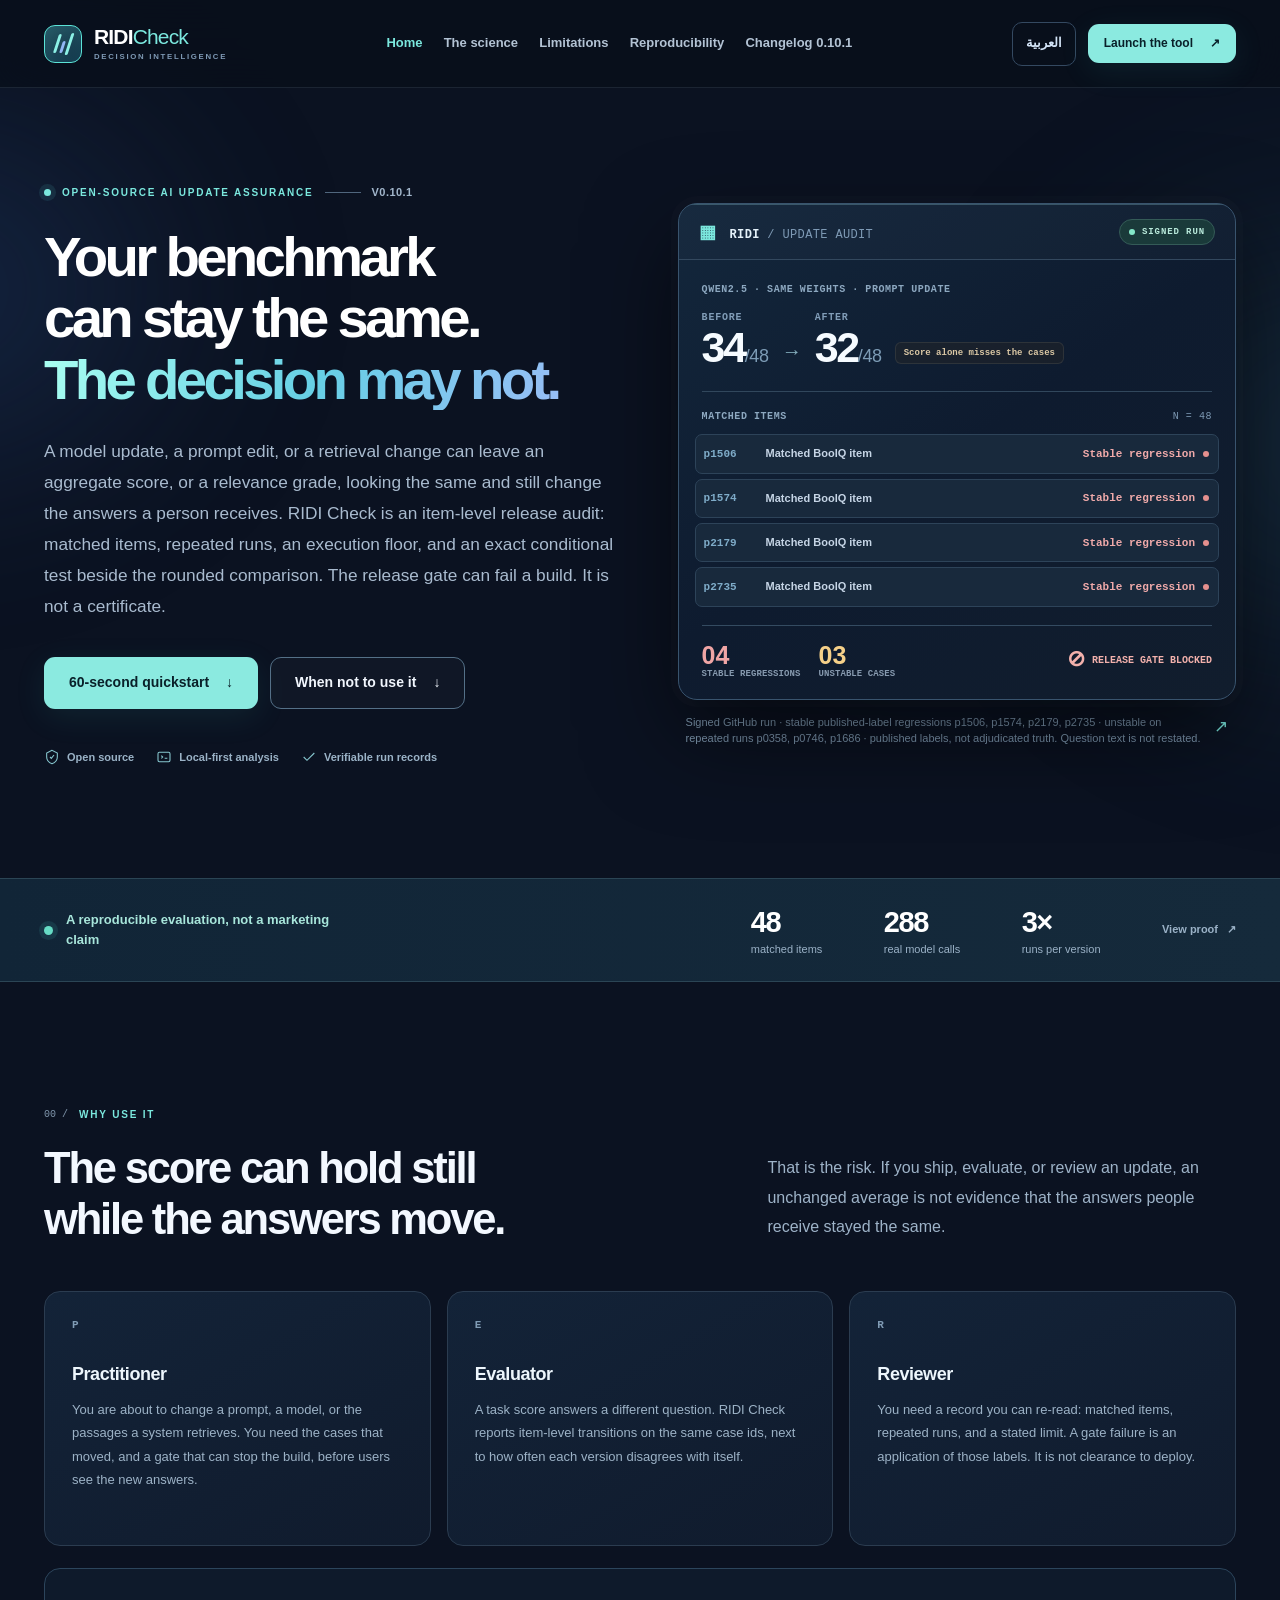
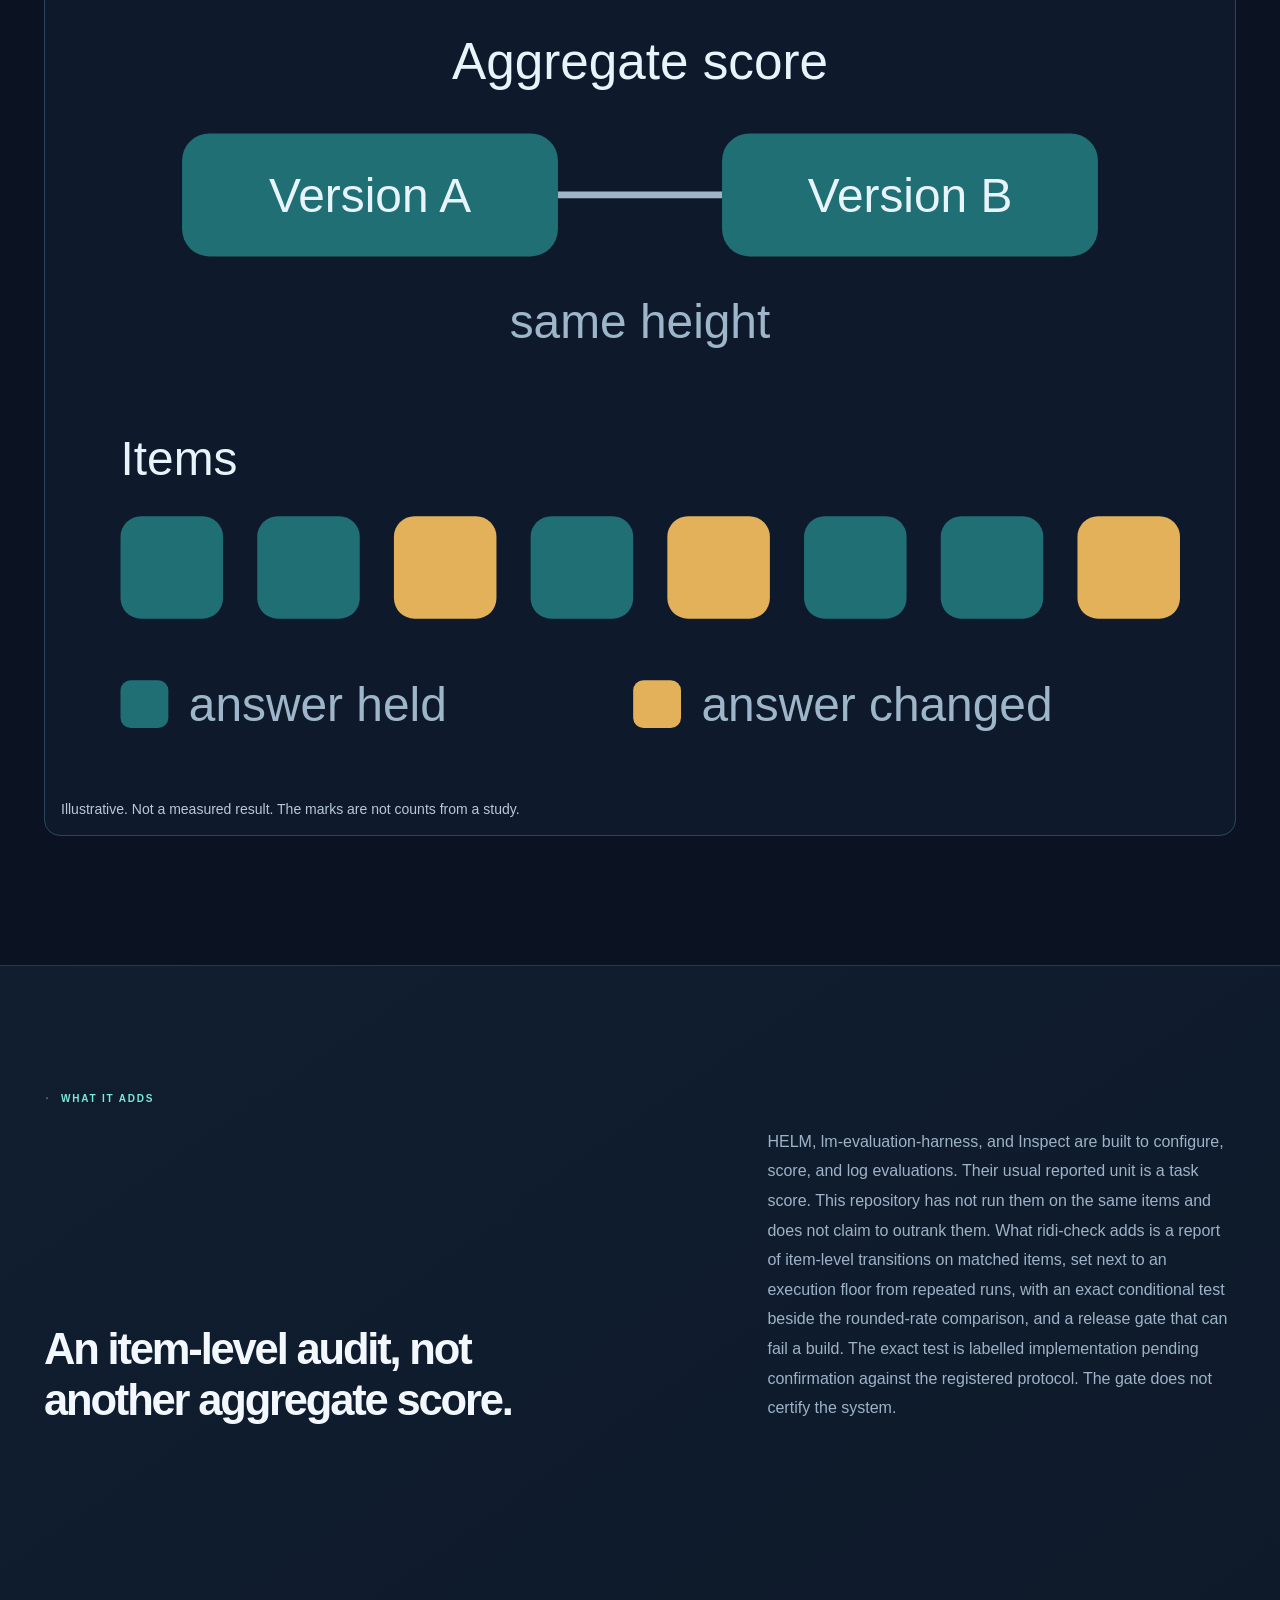
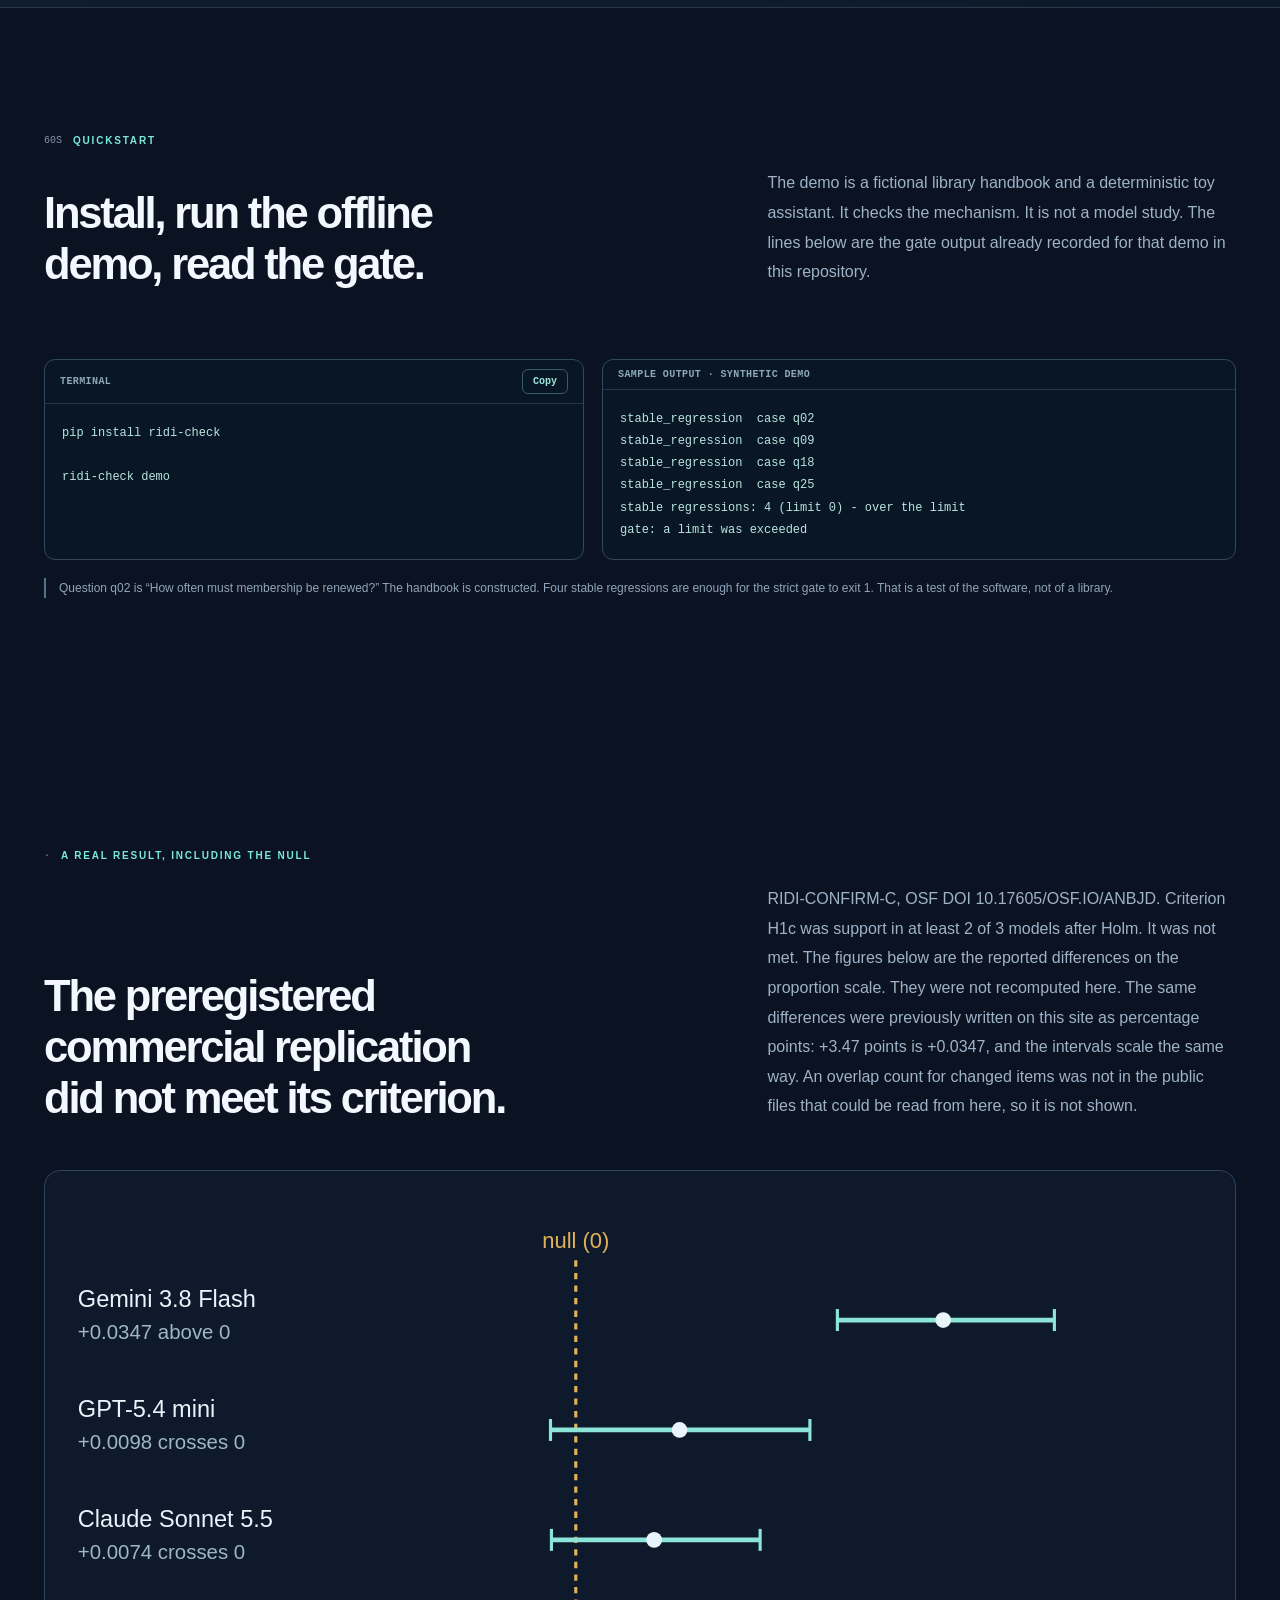
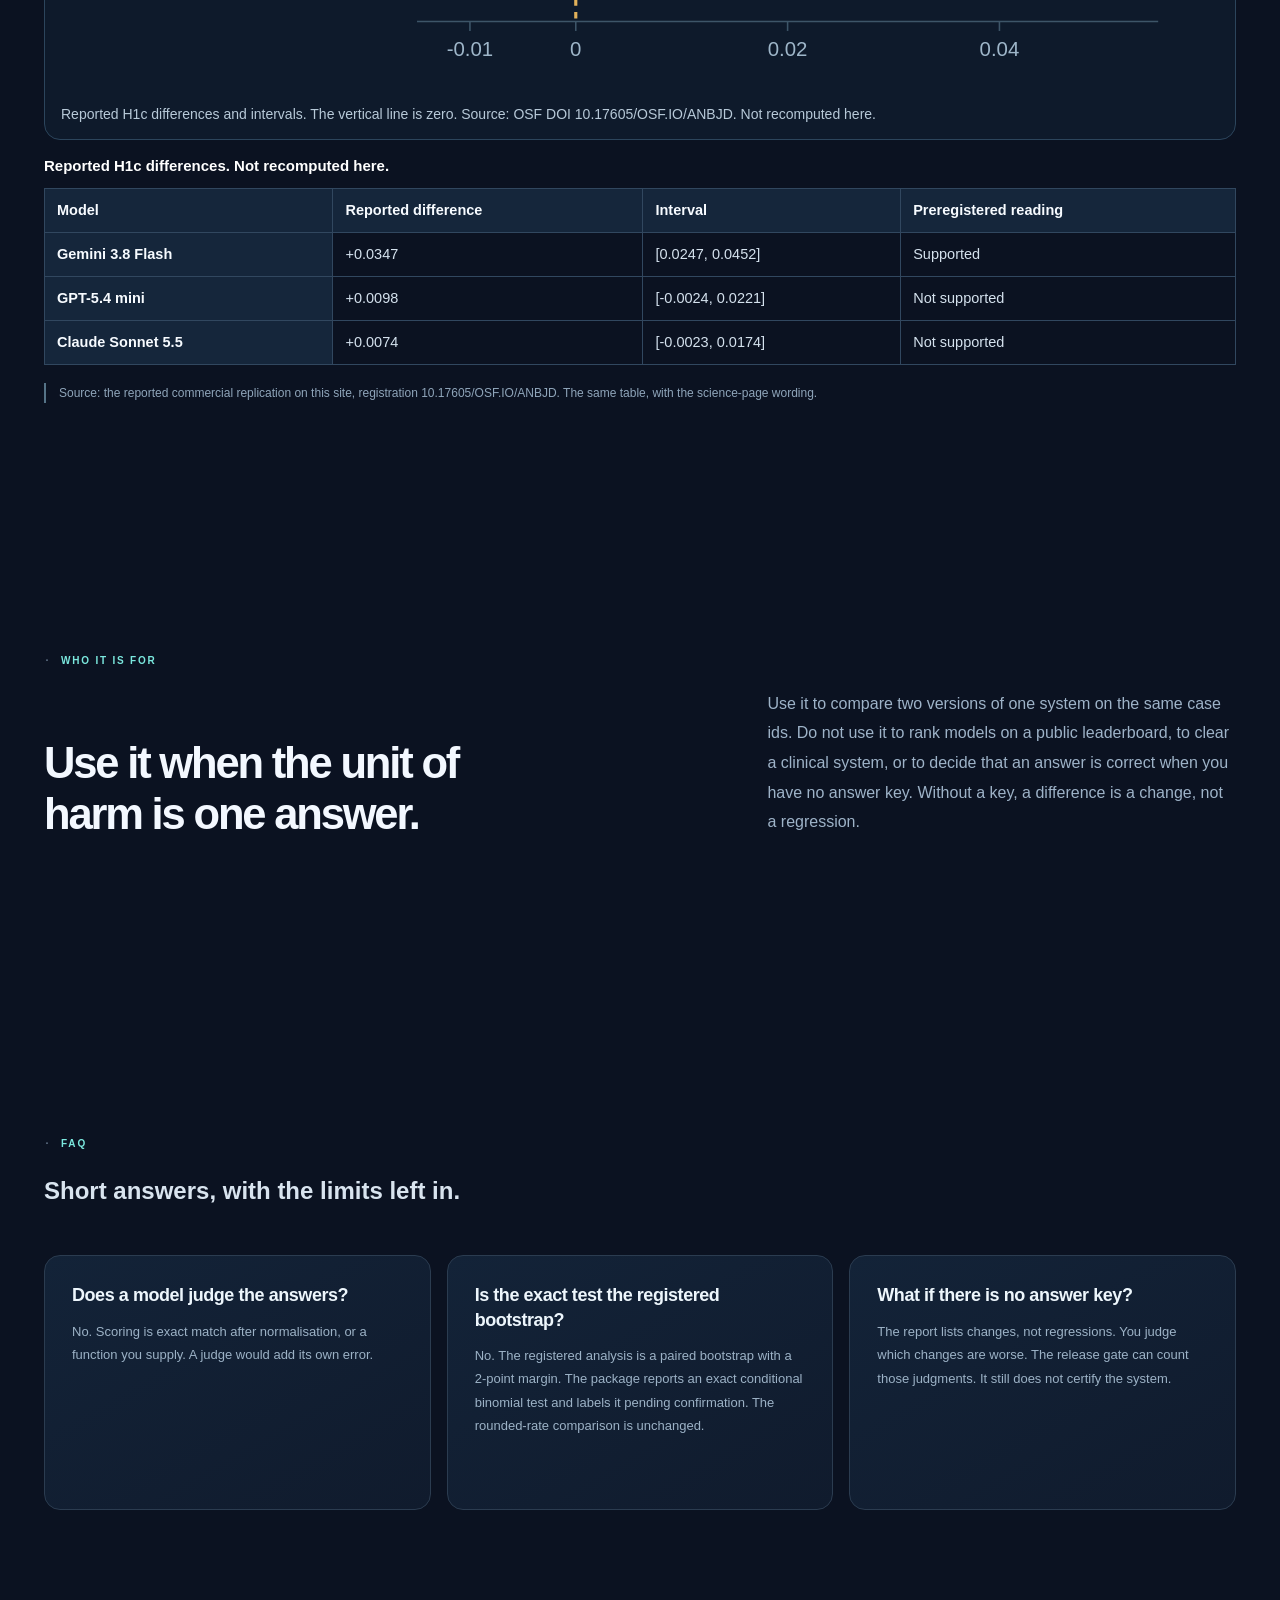
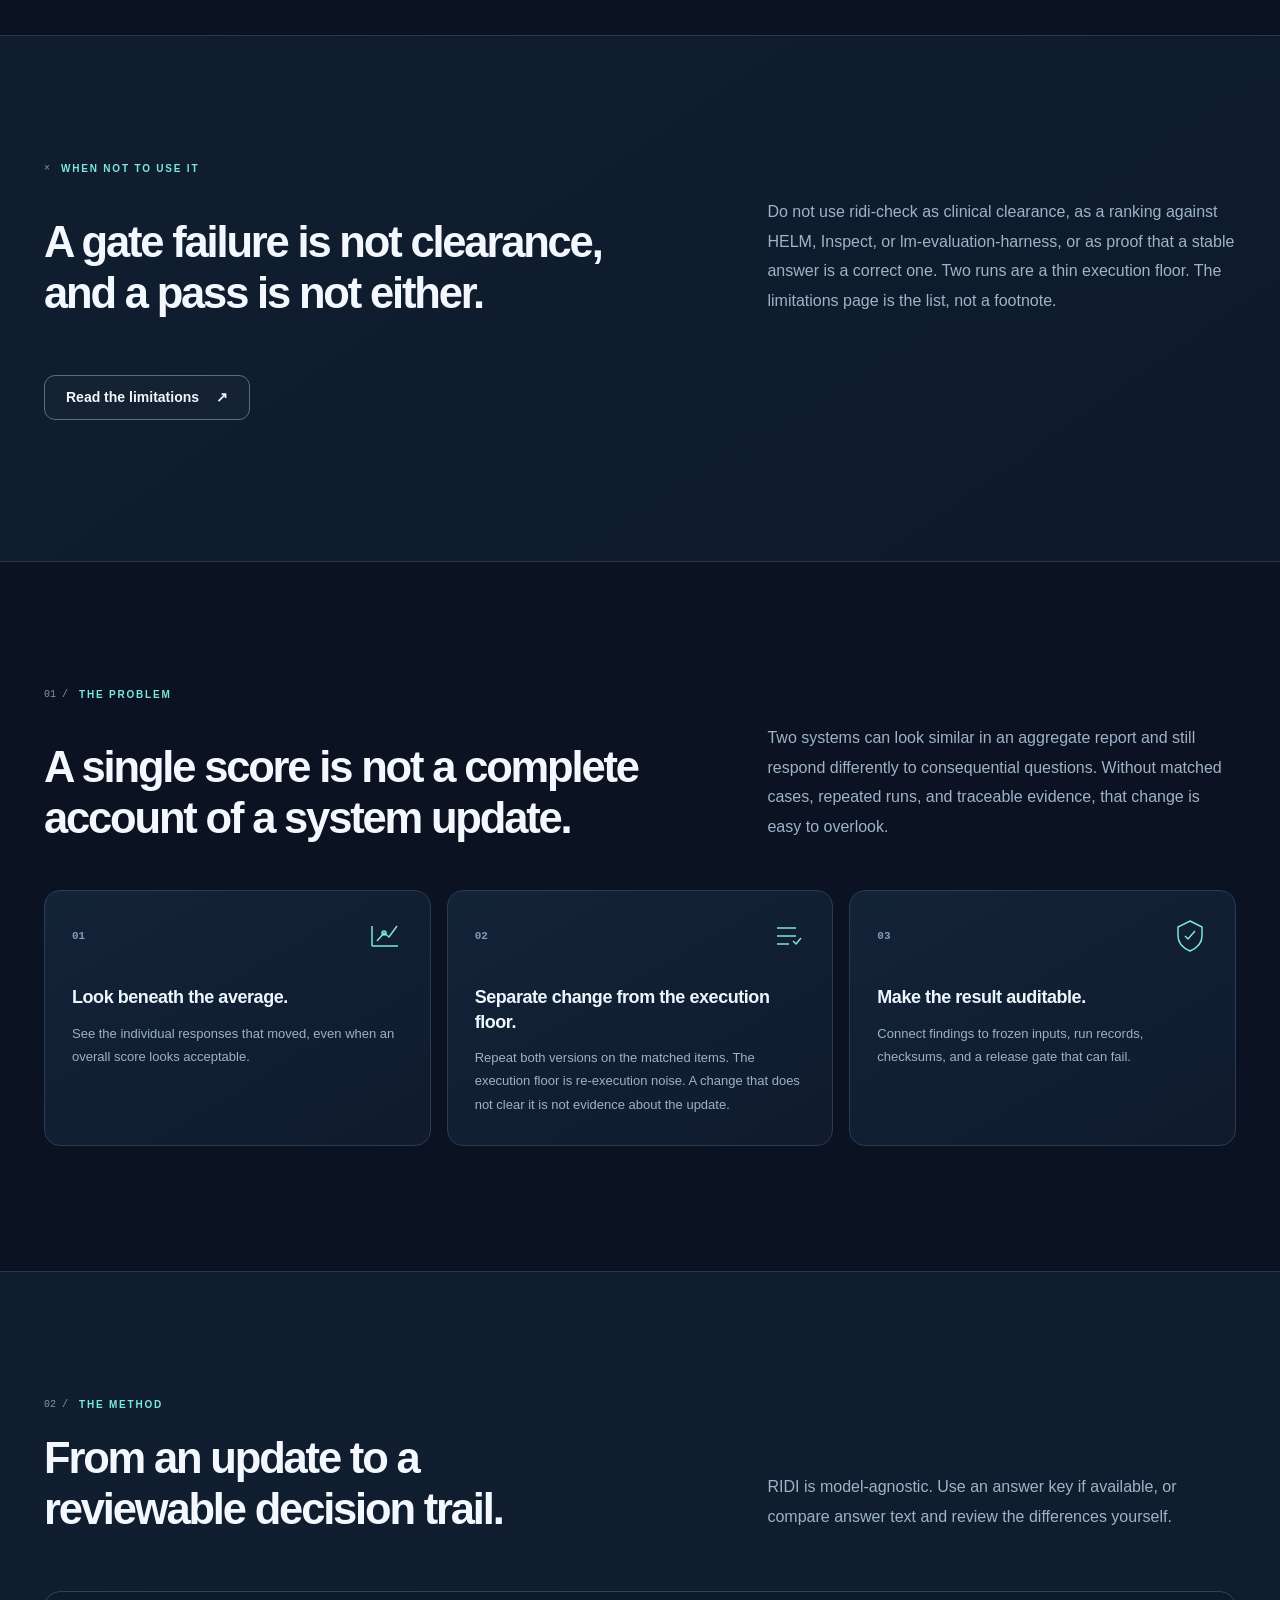
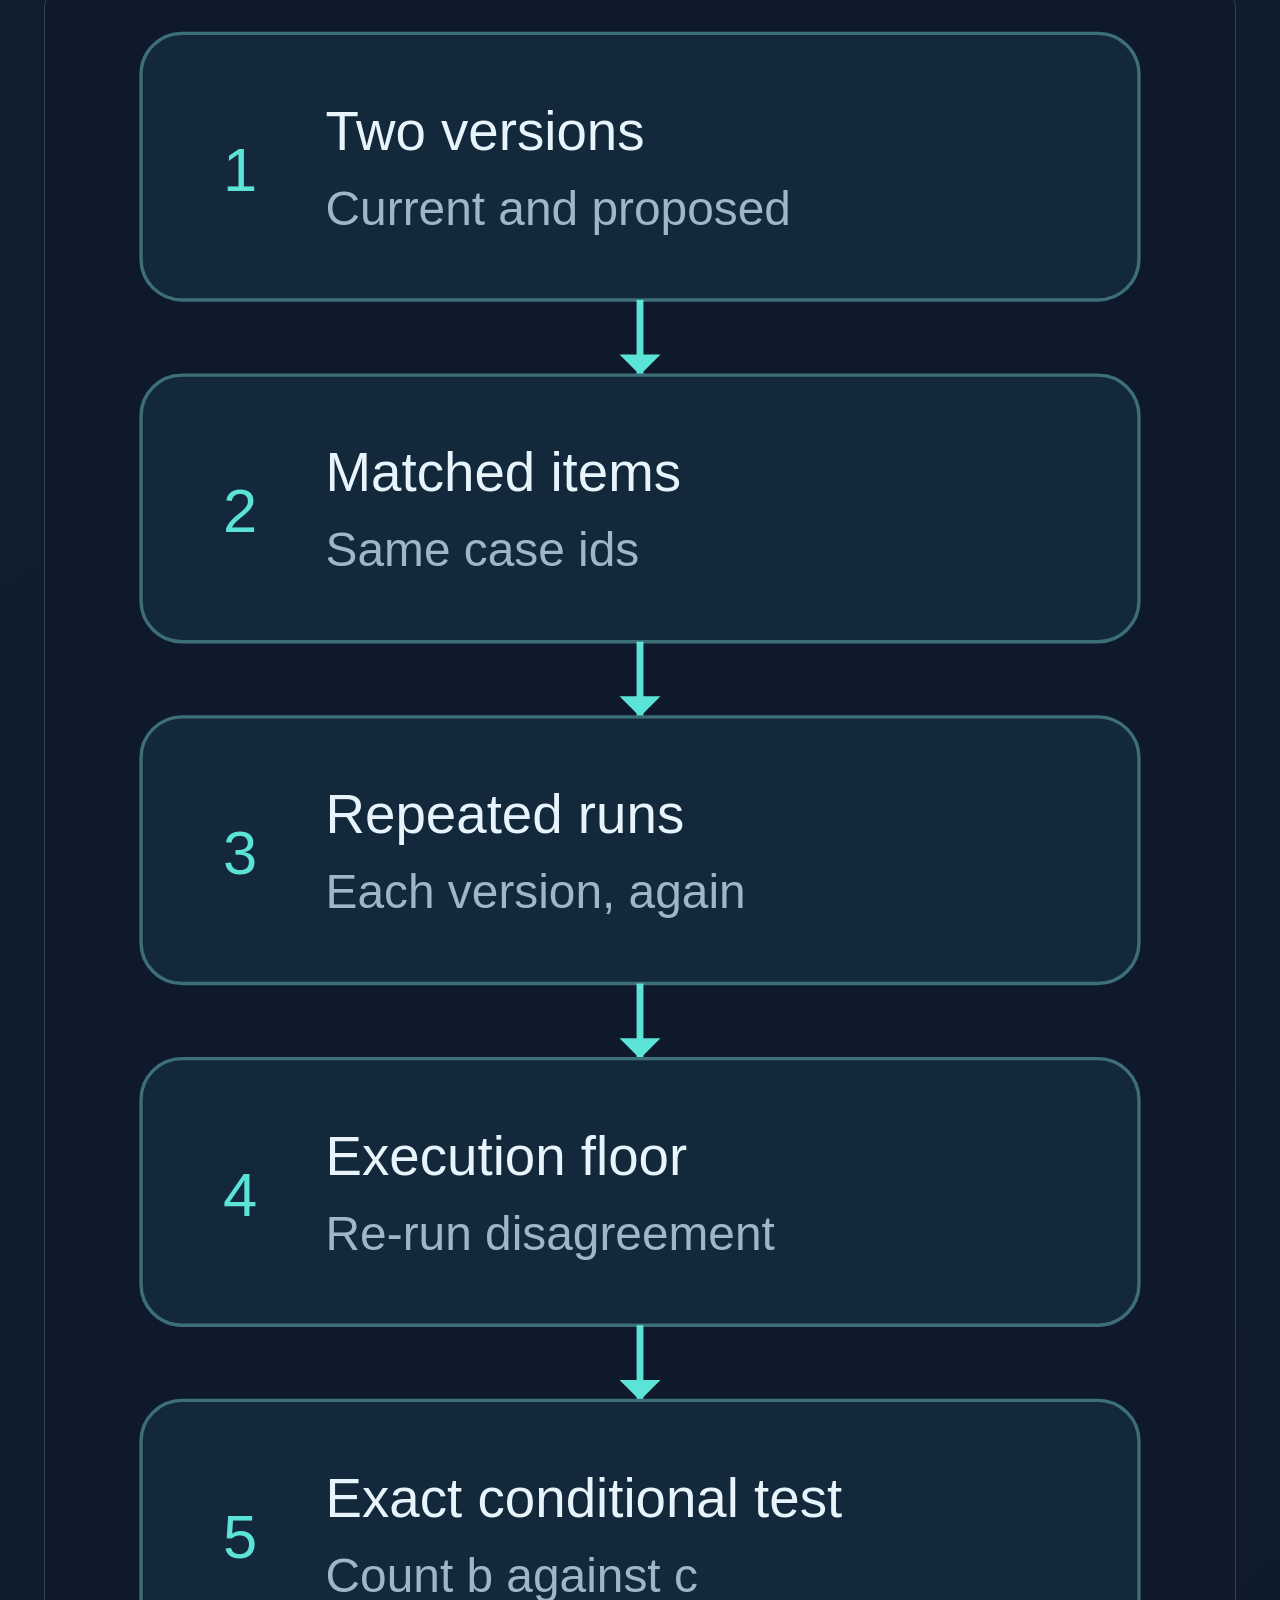
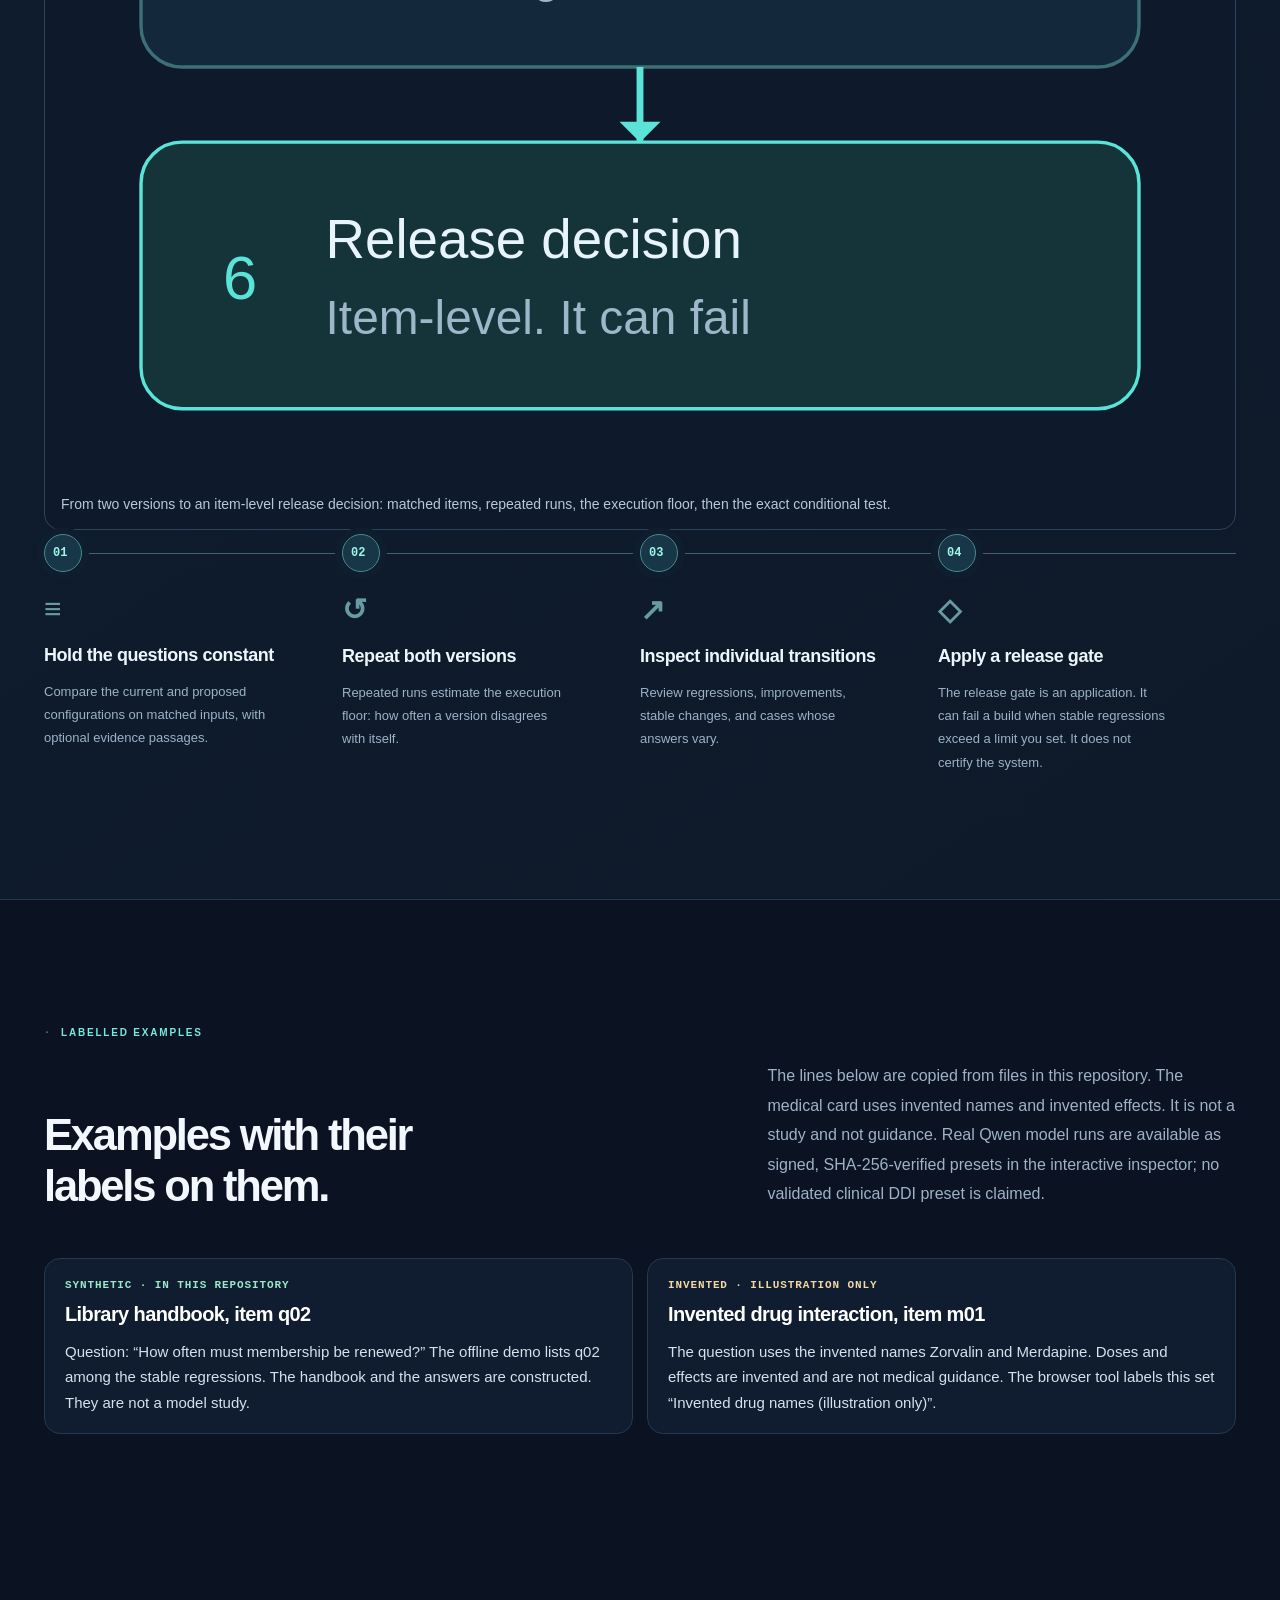
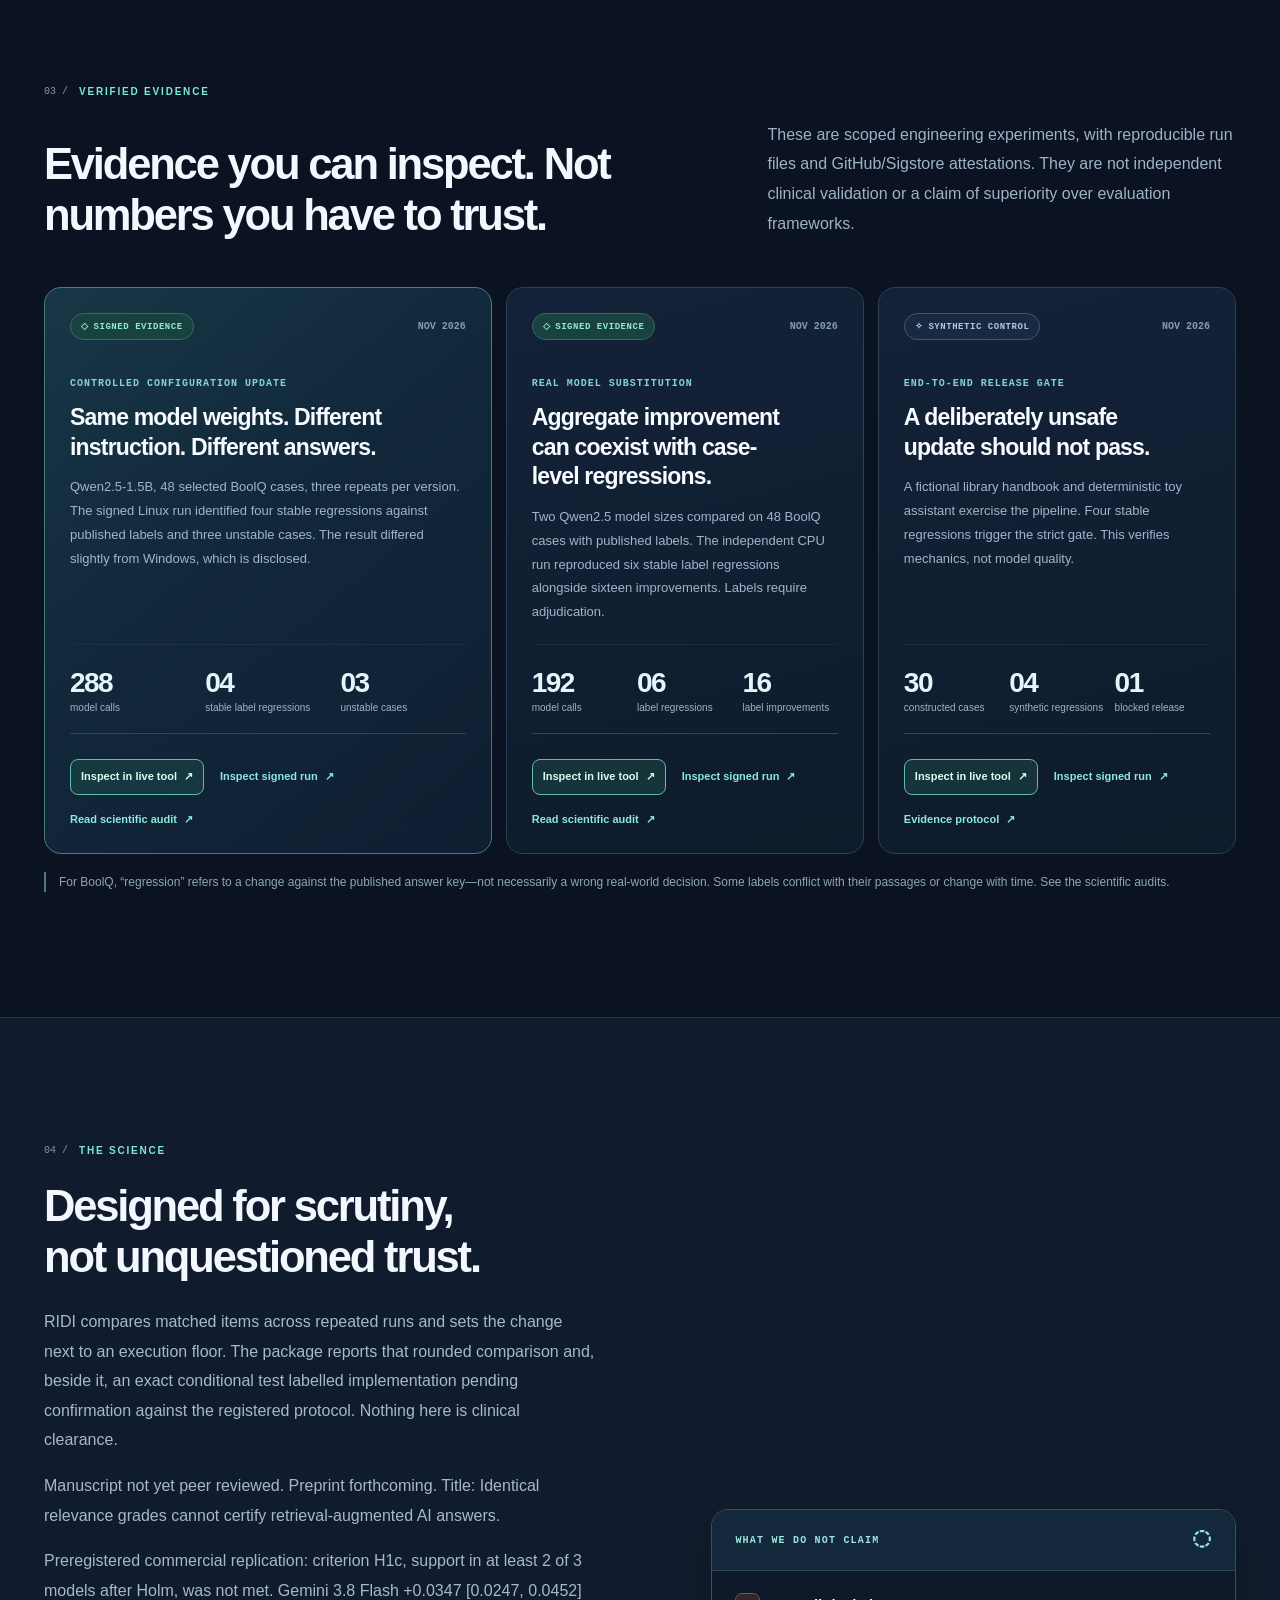
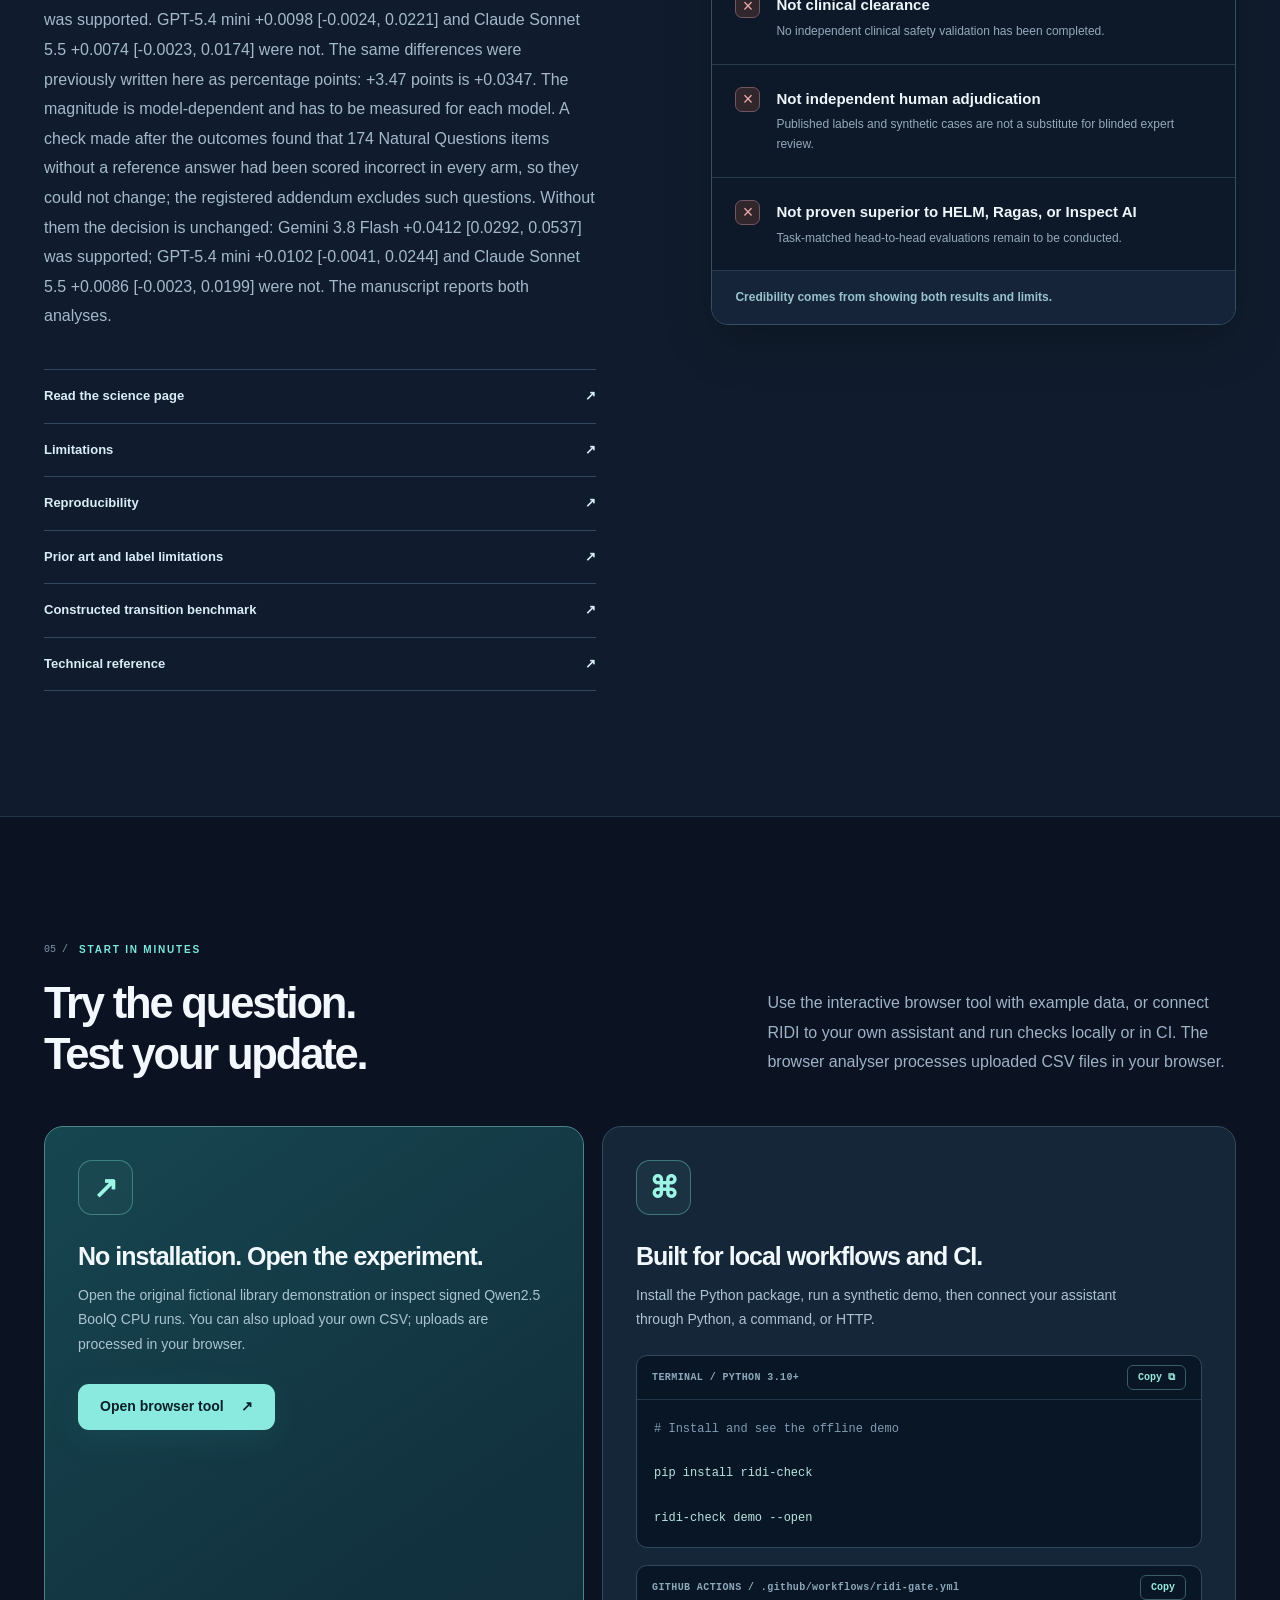
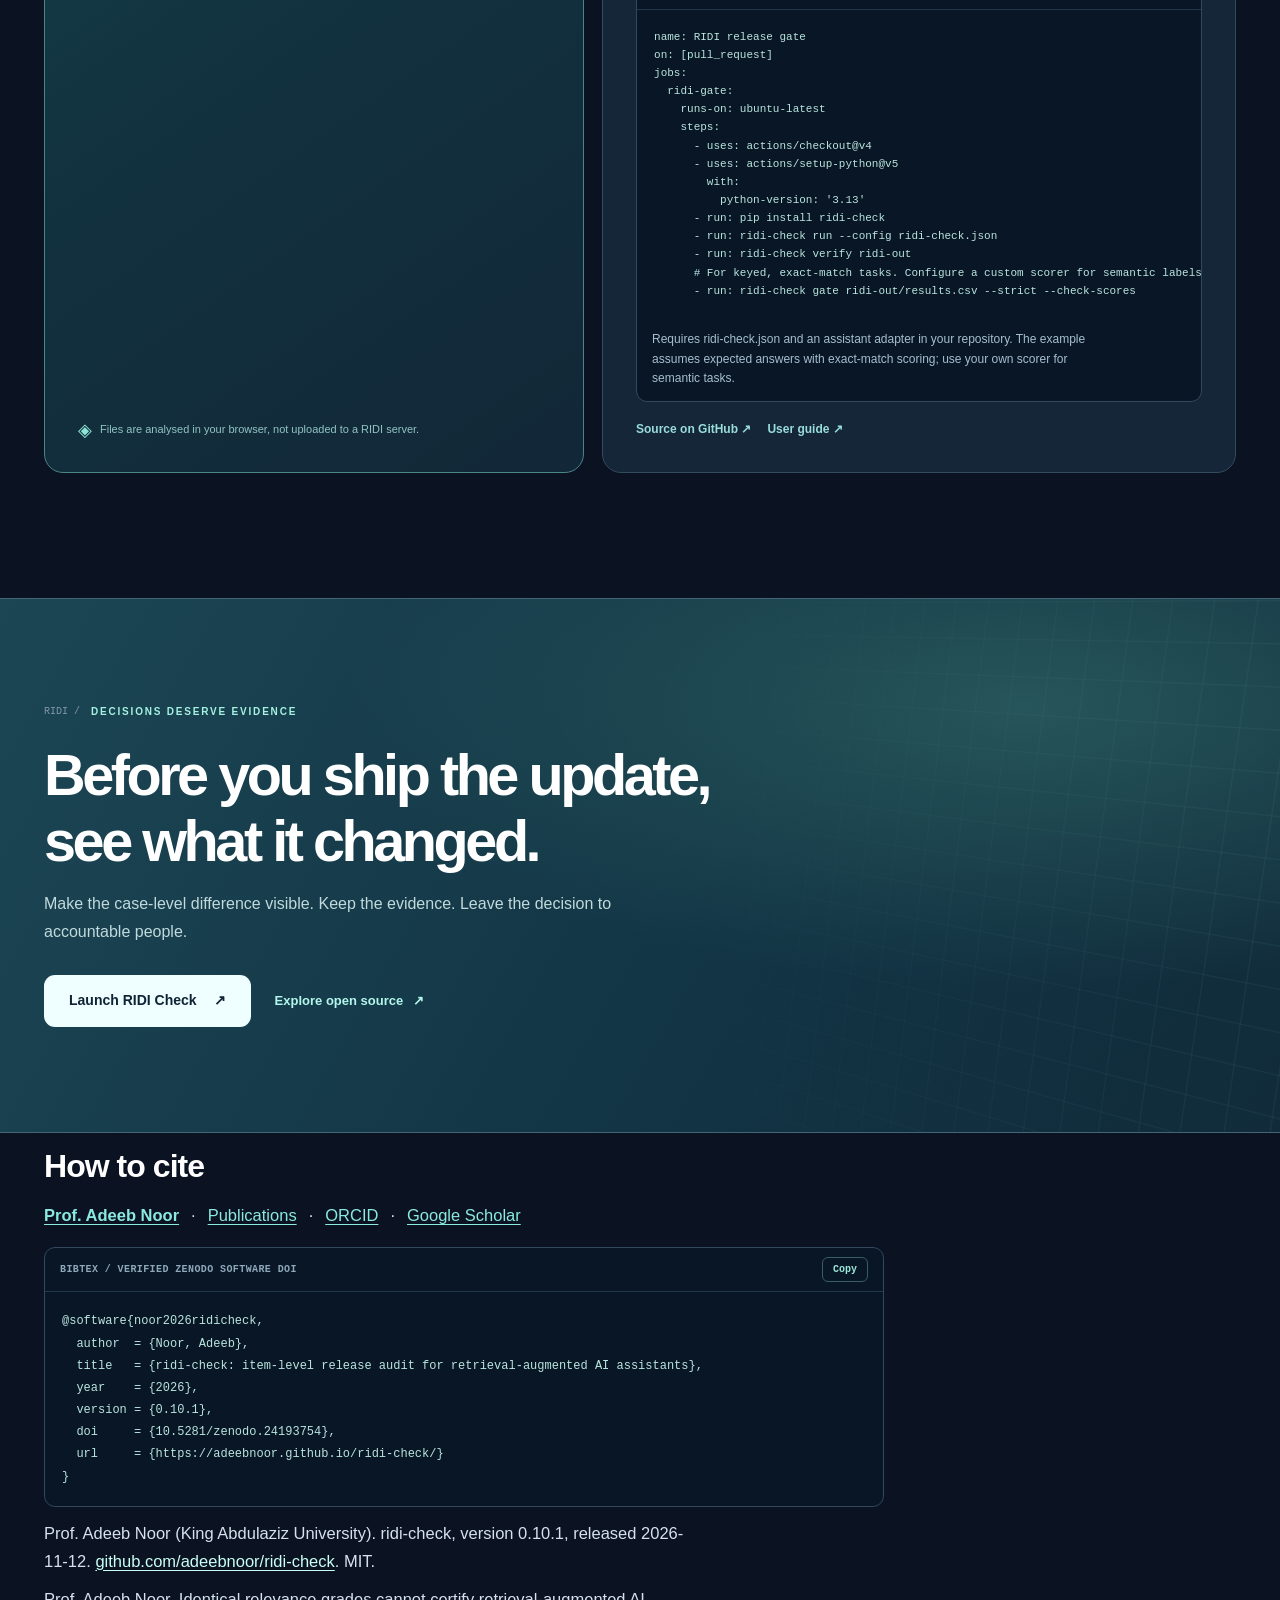
<file: index.html>
<!doctype html>
<html lang="en" dir="ltr">
<head>
  <meta charset="utf-8">
  <meta name="viewport" content="width=device-width, initial-scale=1, viewport-fit=cover">
  <meta name="theme-color" content="#0b1221">
  <meta name="description" content="RIDI Check examines how AI system updates change individual answers, not just aggregate scores. Repeat runs, inspect transitions, and verify signed evaluation evidence. Open source.">
  <meta property="og:type" content="website">
  <meta property="og:title" content="RIDI Check — Decisions deserve more than a score">
  <meta property="og:description" content="See the answer changes that aggregate scores can hide. Repeat, review, and verify AI updates with auditable evidence.">
  <meta property="og:url" content="https://adeebnoor.github.io/ridi-check/">
  <meta property="og:image" content="https://adeebnoor.github.io/ridi-check/assets/og-card.png">
  <meta property="og:image:type" content="image/png">
  <meta property="og:image:width" content="1200">
  <meta property="og:image:height" content="630">
  <meta name="twitter:card" content="summary_large_image">
  <meta name="color-scheme" content="dark">
  <meta name="referrer" content="no-referrer">
  <meta http-equiv="Content-Security-Policy" content="default-src 'self'; script-src 'self' 'sha256-Y15xw0AHKvqbW97fw40HxC6TTi/jrJRcNazaUYJsxKI='; style-src 'self'; img-src 'self'; font-src 'self'; connect-src 'self'; object-src 'none'; base-uri 'self'; form-action 'none'">
  <meta name="citation_title" content="ridi-check">
  <meta name="citation_doi" content="10.5281/zenodo.24193754">
  <meta name="citation_author" content="Adeeb Noor">
  <meta name="citation_publication_date" content="2026/11/12">
  <meta name="citation_language" content="en">
  <meta name="citation_public_url" content="https://github.com/adeebnoor/ridi-check">
  <meta name="citation_abstract" content="Compare two versions of a retrieval-augmented assistant on matched items. Repeated runs estimate an execution floor. The release gate is an application of the item-level labels.">
  <meta name="twitter:title" content="RIDI Check — Decisions deserve more than a score">
  <meta name="twitter:description" content="See the answer changes that aggregate scores can hide. Repeat, review, and verify AI updates with auditable evidence.">
  <meta name="twitter:image" content="https://adeebnoor.github.io/ridi-check/assets/og-card.png">
  <link rel="canonical" href="https://adeebnoor.github.io/ridi-check/">
  <link rel="icon" type="image/svg+xml" href="./assets/favicon.svg">
  <link rel="stylesheet" href="./assets/site.css">
  <script type="application/ld+json">{"@context":"https://schema.org","@graph":[{"@type":"SoftwareSourceCode","name":"ridi-check","identifier":"https://doi.org/10.5281/zenodo.24193754","description":"Compare two versions of a retrieval-augmented assistant on matched items. Repeated runs estimate an execution floor. The release gate is an application of the item-level labels.","codeRepository":"https://github.com/adeebnoor/ridi-check","url":"https://adeebnoor.github.io/ridi-check/","version":"0.10.1","datePublished":"2026-11-12","license":"https://opensource.org/licenses/MIT","programmingLanguage":"Python","author":{"@type":"Person","name":"Adeeb Noor","affiliation":{"@type":"CollegeOrUniversity","name":"King Abdulaziz University"}}},{"@type":"ScholarlyArticle","name":"Identical relevance grades cannot certify retrieval-augmented AI answers","author":{"@type":"Person","name":"Adeeb Noor","affiliation":{"@type":"CollegeOrUniversity","name":"King Abdulaziz University"}},"datePublished":"2026","description":"Manuscript not yet peer reviewed. Preprint forthcoming. 10.5281/zenodo.24193754","isAccessibleForFree":true}]}</script>
  <script src="./assets/site.js" defer></script>
  <title>RIDI Check — Decisions deserve more than a score</title>
</head>
<body>
  <a class="skip-link" href="#main" data-i18n="skip">Skip to content</a>
  <div class="ambient ambient-a" aria-hidden="true"></div>
  <div class="ambient ambient-b" aria-hidden="true"></div>

  <header class="site-header">
    <div class="shell header-inner">
      <a class="brand" href="#top">
        <span class="brand-symbol" aria-hidden="true"><span></span><span></span><span></span></span>
        <span class="brand-type">RIDI<span class="brand-light">Check</span><small>DECISION INTELLIGENCE</small></span>
      </a>
      <nav class="nav-links" id="primaryNav" aria-label="Main navigation">
        <a href="./index.html" data-i18n="navHome" aria-current="page">Home</a>
        <a href="./research.html" data-i18n="navScience">The science</a>
        <a href="./limitations.html" data-i18n="navLimits">Limitations</a>
        <a href="./reproducibility.html" data-i18n="navRepro">Reproducibility</a>
        <a href="https://github.com/adeebnoor/ridi-check/blob/main/CHANGELOG.md" target="_blank" rel="noopener noreferrer" data-i18n="navChangelog">Changelog 0.10.1</a>
      </nav>
      <div class="header-actions">
        <button type="button" class="lang-switch" id="langSwitch" aria-label="Switch to Arabic" lang="ar">العربية</button>
        <a class="btn btn-primary btn-sm header-cta" href="./web/ridi-update-check.html"><span data-i18n="launch">Launch the tool</span><span class="arrow" aria-hidden="true">↗</span></a>
        <button class="menu-toggle" type="button" id="menuToggle" aria-controls="primaryNav" aria-expanded="false" aria-label="Open navigation"><span></span><span></span></button>
      </div>
    </div>
  </header>

  <main id="main">
    <section class="hero shell" id="top" aria-labelledby="heroTitle">
      <div class="hero-copy">
        <div class="eyebrow"><span class="pulse-dot" aria-hidden="true"></span><span data-i18n="eyebrow">OPEN-SOURCE AI UPDATE ASSURANCE</span><span class="eyebrow-line"></span><span class="eyebrow-v">v0.10.1</span></div>
        <h1 id="heroTitle"><span data-i18n="heroLine1">Your benchmark</span><span data-i18n="heroLine2">can stay the same.</span><span class="hero-em" data-i18n="heroLine3">The decision may not.</span></h1>
        <p class="hero-lead" data-i18n="heroLead">A model update, a prompt edit, or a retrieval change can leave an aggregate score, or a relevance grade, looking the same and still change the answers a person receives. RIDI Check is an item-level release audit: matched items, repeated runs, an execution floor, and an exact conditional test beside the rounded comparison. The release gate can fail a build. It is not a certificate.</p>
        <div class="hero-actions">
          <a class="btn btn-primary btn-lg" href="#quickstart"><span data-i18n="heroCta">60-second quickstart</span><span aria-hidden="true">↓</span></a>
          <a class="btn btn-outline btn-lg" href="#not-for"><span data-i18n="heroSecondary">When not to use it</span><span aria-hidden="true">↓</span></a>
        </div>
        <div class="hero-trust">
          <span><svg viewBox="0 0 24 24" fill="none" stroke="currentColor" stroke-width="1.6" aria-hidden="true"><path d="M12 2 4 6v6c0 5 3.4 8.5 8 10 4.6-1.5 8-5 8-10V6l-8-4Z"/><path d="m9 12 2 2 4-5"/></svg><span data-i18n="trustOpen">Open source</span></span>
          <span><svg viewBox="0 0 24 24" fill="none" stroke="currentColor" stroke-width="1.6" aria-hidden="true"><rect x="3" y="5" width="18" height="14" rx="2"/><path d="m8 10 2 2-2 2M13 14h4"/></svg><span data-i18n="trustLocal">Local-first analysis</span></span>
          <span><svg viewBox="0 0 24 24" fill="none" stroke="currentColor" stroke-width="1.6" aria-hidden="true"><path d="m4 12 5 5L20 6"/></svg><span data-i18n="trustEvidence">Verifiable run records</span></span>
        </div>
      </div>

      <div class="hero-visual" role="figure" aria-label="Signed GitHub run: 34 of 48 before, 32 of 48 after, four stable published-label regressions (p1506, p1574, p2179, p2735) and three unstable cases (p0358, p0746, p1686). Question text is not restated.">
        <div class="visual-glow" aria-hidden="true"></div>
        <div class="monitor">
          <div class="monitor-top">
            <div class="monitor-logo"><span class="mini-grid" aria-hidden="true">▦</span> RIDI<span class="mono-muted"> / UPDATE AUDIT</span></div>
            <span class="monitor-status"><span class="status-dot"></span><span data-i18n="monitorSigned">SIGNED RUN</span></span>
          </div>
          <div class="monitor-body">
            <div class="monitor-overline" data-i18n="monitorStudy">QWEN2.5 · SAME WEIGHTS · PROMPT UPDATE</div>
            <div class="score-comparison">
              <div><span class="metric-label" data-i18n="monitorBefore">BEFORE</span><strong>34<span>/48</span></strong></div>
              <span class="score-comparison-arrow" aria-hidden="true">→</span>
              <div><span class="metric-label" data-i18n="monitorAfter">AFTER</span><strong>32<span>/48</span></strong></div>
              <span class="score-pill" data-i18n="monitorNotEnough">Score alone misses the cases</span>
            </div>
            <div class="monitor-divider"></div>
            <div class="monitor-subhead"><span data-i18n="monitorTransitions">MATCHED ITEMS</span><span class="mono-muted">N = 48</span></div>
            <ul class="transition-list">
              <li class="transition-row"><span class="trans-id">p1506</span><span class="trans-question" data-i18n="caseItem">Matched BoolQ item</span><span class="trans-answer"><strong data-i18n="caseReg">Stable regression</strong></span><span class="trans-indicator" aria-hidden="true"></span></li>
              <li class="transition-row"><span class="trans-id">p1574</span><span class="trans-question" data-i18n="caseItem">Matched BoolQ item</span><span class="trans-answer"><strong data-i18n="caseReg">Stable regression</strong></span><span class="trans-indicator" aria-hidden="true"></span></li>
              <li class="transition-row"><span class="trans-id">p2179</span><span class="trans-question" data-i18n="caseItem">Matched BoolQ item</span><span class="trans-answer"><strong data-i18n="caseReg">Stable regression</strong></span><span class="trans-indicator" aria-hidden="true"></span></li>
              <li class="transition-row"><span class="trans-id">p2735</span><span class="trans-question" data-i18n="caseItem">Matched BoolQ item</span><span class="trans-answer"><strong data-i18n="caseReg">Stable regression</strong></span><span class="trans-indicator" aria-hidden="true"></span></li>
            </ul>
            <div class="monitor-bottom">
              <div class="flag-stat"><span class="flag-num">04</span><span data-i18n="flagReg">STABLE REGRESSIONS</span></div>
              <div class="flag-stat"><span class="flag-num warning">03</span><span data-i18n="flagUnst">UNSTABLE CASES</span></div>
              <span class="release-state"><span aria-hidden="true">⊘</span><span data-i18n="releaseBlocked">RELEASE GATE BLOCKED</span></span>
            </div>
          </div>
        </div>
        <div class="visual-caption"><span data-i18n="visualCaption">Signed GitHub run · stable published-label regressions p1506, p1574, p2179, p2735 · unstable on repeated runs p0358, p0746, p1686 · published labels, not adjudicated truth. Question text is not restated.</span><a href="https://github.com/adeebnoor/ridi-check/actions/runs/43317397792" target="_blank" rel="noopener noreferrer" aria-label="View the signed run on GitHub">↗</a></div>
      </div>
    </section>

    <div class="evidence-ribbon">
      <div class="shell ribbon-inner">
        <div class="ribbon-title"><span class="ribbon-dot"></span><span data-i18n="ribbonTitle">A reproducible evaluation, not a marketing claim</span></div>
        <div class="ribbon-facts">
          <div><strong>48</strong><span data-i18n="ribbonCases">matched items</span></div>
          <div><strong>288</strong><span data-i18n="ribbonCalls">real model calls</span></div>
          <div><strong>3×</strong><span data-i18n="ribbonRepeats">runs per version</span></div>
          <a href="https://github.com/adeebnoor/ridi-check/actions/runs/43317397792" target="_blank" rel="noopener noreferrer" class="ribbon-link"><span data-i18n="ribbonProof">View proof</span><span aria-hidden="true">↗</span></a>
        </div>
      </div>
    </div>

    <section class="section shell" id="why-use" aria-labelledby="whyUseTitle">
      <div class="section-intro">
        <span class="section-kicker"><span class="kicker-index">00 /</span> <span data-i18n="doorKicker">WHY USE IT</span></span>
        <div class="intro-grid">
          <h2 id="whyUseTitle" data-i18n="doorTitle">The score can hold still while the answers move.</h2>
          <p data-i18n="doorLead">That is the risk. If you ship, evaluate, or review an update, an unchanged average is not evidence that the answers people receive stayed the same.</p>
        </div>
      </div>
      <div class="principles">
        <article class="principle"><div class="principle-icon"><span>P</span></div><h3 data-i18n="whoPracTitle">Practitioner</h3><p data-i18n="whoPracBody">You are about to change a prompt, a model, or the passages a system retrieves. You need the cases that moved, and a gate that can stop the build, before users see the new answers.</p></article>
        <article class="principle"><div class="principle-icon"><span>E</span></div><h3 data-i18n="whoEvalTitle">Evaluator</h3><p data-i18n="whoEvalBody">A task score answers a different question. RIDI Check reports item-level transitions on the same case ids, next to how often each version disagrees with itself.</p></article>
        <article class="principle"><div class="principle-icon"><span>R</span></div><h3 data-i18n="whoRegTitle">Reviewer</h3><p data-i18n="whoRegBody">You need a record you can re-read: matched items, repeated runs, and a stated limit. A gate failure is an application of those labels. It is not clearance to deploy.</p></article>
      </div>
<figure class="figure">
        <div class="figure-scroll">
          <svg class="diagram-flow" role="img" aria-labelledby="flatTitleId flatDescId" viewBox="0 0 340 236">
            <title id="flatTitleId" data-i18n="flatTitle">The score can hold still while answers change</title>
            <desc id="flatDescId" data-i18n="flatDesc">Illustrative diagram with no measured counts. Two aggregate-score bars are the same height. Under them, some items keep their answer and some change.</desc>
            
            <text x="170" y="28" text-anchor="middle" font-size="15">Aggregate score</text>
            <rect x="36" y="44" width="110" height="36" rx="8" fill="#1f6f74"/>
            <rect x="194" y="44" width="110" height="36" rx="8" fill="#1f6f74"/>
            <text x="91" y="67" text-anchor="middle" font-size="14">Version A</text>
            <text x="249" y="67" text-anchor="middle" font-size="14">Version B</text>
            <text class="muted" x="170" y="104" text-anchor="middle" font-size="14">same height</text>
            <line x1="146" y1="62" x2="194" y2="62" stroke="#9eb6c9" stroke-width="2"/>
            <text x="18" y="144" font-size="14">Items</text>
            <rect x="18" y="156" width="30" height="30" rx="6" fill="#1f6f74"/><title>same</title><rect x="58" y="156" width="30" height="30" rx="6" fill="#1f6f74"/><title>same</title><rect x="98" y="156" width="30" height="30" rx="6" fill="#e2b15a"/><title>changed</title><rect x="138" y="156" width="30" height="30" rx="6" fill="#1f6f74"/><title>same</title><rect x="178" y="156" width="30" height="30" rx="6" fill="#e2b15a"/><title>changed</title><rect x="218" y="156" width="30" height="30" rx="6" fill="#1f6f74"/><title>same</title><rect x="258" y="156" width="30" height="30" rx="6" fill="#1f6f74"/><title>same</title><rect x="298" y="156" width="30" height="30" rx="6" fill="#e2b15a"/><title>changed</title>
            <rect x="18" y="204" width="14" height="14" rx="3" fill="#1f6f74"/>
            <text class="muted" x="38" y="216" font-size="14">answer held</text>
            <rect x="168" y="204" width="14" height="14" rx="3" fill="#e2b15a"/>
            <text class="muted" x="188" y="216" font-size="14">answer changed</text>
    
          </svg>
        </div>
        <figcaption data-i18n="flatCap">Illustrative. Not a measured result. The marks are not counts from a study.</figcaption>
      </figure>
    </section>

    <section class="section method-section" id="contribution" aria-labelledby="contribTitle">
      <div class="shell">
        <div class="section-intro">
          <span class="section-kicker"><span class="kicker-index">·</span> <span data-i18n="contribKicker">WHAT IT ADDS</span></span>
          <div class="intro-grid">
            <h2 id="contribTitle" data-i18n="contribTitle">An item-level audit, not another aggregate score.</h2>
            <p data-i18n="contribBody">HELM, lm-evaluation-harness, and Inspect are built to configure, score, and log evaluations. Their usual reported unit is a task score. This repository has not run them on the same items and does not claim to outrank them. What ridi-check adds is a report of item-level transitions on matched items, set next to an execution floor from repeated runs, with an exact conditional test beside the rounded-rate comparison, and a release gate that can fail a build. The exact test is labelled implementation pending confirmation against the registered protocol. The gate does not certify the system.</p>
          </div>
        </div>
      </div>
    </section>

    <section class="section shell" id="quickstart" aria-labelledby="quickTitle">
      <div class="section-intro">
        <span class="section-kicker"><span class="kicker-index">60s</span> <span data-i18n="quickKicker">QUICKSTART</span></span>
        <div class="intro-grid">
          <h2 id="quickTitle" data-i18n="quickTitle">Install, run the offline demo, read the gate.</h2>
          <p data-i18n="quickBody">The demo is a fictional library handbook and a deterministic toy assistant. It checks the mechanism. It is not a model study. The lines below are the gate output already recorded for that demo in this repository.</p>
        </div>
      </div>
      <div class="start-grid">
        <div class="code-window">
          <div class="code-header"><span>TERMINAL</span><button type="button" id="copyQuick" data-copy="pip install ridi-check&#10;ridi-check demo" aria-label="Copy installation commands" data-i18n-aria="copyAria"><span data-i18n="copyLabel">Copy</span></button></div>
          <pre><code><span class="code-cmd">pip install ridi-check</span>
<span class="code-cmd">ridi-check demo</span></code></pre>
        </div>
        <div class="code-window">
          <div class="code-header"><span data-i18n="sampleCaption">SAMPLE OUTPUT · SYNTHETIC DEMO</span></div>
          <pre><code>stable_regression  case q02
stable_regression  case q09
stable_regression  case q18
stable_regression  case q25
stable regressions: 4 (limit 0) - over the limit
gate: a limit was exceeded</code></pre>
        </div>
      </div>
      <p class="evidence-footnote" data-i18n="quickNote">Question q02 is “How often must membership be renewed?” The handbook is constructed. Four stable regressions are enough for the strict gate to exit 1. That is a test of the software, not of a library.</p>
    </section>

    <section class="section shell" id="worked" aria-labelledby="workedTitle">
      <div class="section-intro">
        <span class="section-kicker"><span class="kicker-index">·</span> <span data-i18n="workedKicker">A REAL RESULT, INCLUDING THE NULL</span></span>
        <div class="intro-grid">
          <h2 id="workedTitle" data-i18n="workedTitle">The preregistered commercial replication did not meet its criterion.</h2>
          <p data-i18n="workedBody">RIDI-CONFIRM-C, OSF DOI 10.17605/OSF.IO/ANBJD. Criterion H1c was support in at least 2 of 3 models after Holm. It was not met. The figures below are the reported differences on the proportion scale. They were not recomputed here. The same differences were previously written on this site as percentage points: +3.47 points is +0.0347, and the intervals scale the same way. An overlap count for changed items was not in the public files that could be read from here, so it is not shown.</p>
        </div>
      </div>
<figure class="figure">
        <div class="figure-scroll">
          <svg class="diagram-chart" role="img" aria-labelledby="homeChartTitle homeChartDesc" viewBox="0 0 740 324">
            <title id="homeChartTitle" data-i18n="chartTitle">Reported H1c differences</title>
            <desc id="homeChartDesc" data-i18n="chartDesc">Reported H1c differences with intervals. The dashed line is zero. Gemini 3.8 Flash +0.0347 [0.0247, 0.0452] is above zero and was supported. GPT-5.4 mini +0.0098 [-0.0024, 0.0221] crosses zero and was not supported. Claude Sonnet 5.5 +0.0074 [-0.0023, 0.0174] crosses zero and was not supported. Source OSF DOI 10.17605/OSF.IO/ANBJD. Not recomputed here.</desc>
            <line x1="329.1" y1="48" x2="329.1" y2="278" stroke="#e2b15a" stroke-width="2" stroke-dasharray="4 4"/><text class="warn" x="329.1" y="40" text-anchor="middle" font-size="14">null (0)</text><line x1="228" y1="278" x2="700" y2="278" stroke="#3d5568"/><line x1="261.7" y1="278" x2="261.7" y2="284" stroke="#3d5568"/><text class="muted" x="261.7" y="300" text-anchor="middle" font-size="13">-0.01</text><line x1="329.1" y1="278" x2="329.1" y2="284" stroke="#3d5568"/><text class="muted" x="329.1" y="300" text-anchor="middle" font-size="13">0</text><line x1="464.0" y1="278" x2="464.0" y2="284" stroke="#3d5568"/><text class="muted" x="464.0" y="300" text-anchor="middle" font-size="13">0.02</text><line x1="598.9" y1="278" x2="598.9" y2="284" stroke="#3d5568"/><text class="muted" x="598.9" y="300" text-anchor="middle" font-size="13">0.04</text><text x="12" y="78" font-size="15">Gemini 3.8 Flash</text><text class="muted" x="12" y="98" font-size="13">+0.0347  above 0</text><line x1="495.7" y1="86" x2="633.9" y2="86" stroke="#8de4d8" stroke-width="3"/><line x1="495.7" y1="79" x2="495.7" y2="93" stroke="#8de4d8" stroke-width="2"/><line x1="633.9" y1="79" x2="633.9" y2="93" stroke="#8de4d8" stroke-width="2"/><circle cx="563.1" cy="86" r="5" fill="#e8f4fb"/><text x="12" y="148" font-size="15">GPT-5.4 mini</text><text class="muted" x="12" y="168" font-size="13">+0.0098  crosses 0</text><line x1="313.0" y1="156" x2="478.2" y2="156" stroke="#8de4d8" stroke-width="3"/><line x1="313.0" y1="149" x2="313.0" y2="163" stroke="#8de4d8" stroke-width="2"/><line x1="478.2" y1="149" x2="478.2" y2="163" stroke="#8de4d8" stroke-width="2"/><circle cx="395.2" cy="156" r="5" fill="#e8f4fb"/><text x="12" y="218" font-size="15">Claude Sonnet 5.5</text><text class="muted" x="12" y="238" font-size="13">+0.0074  crosses 0</text><line x1="313.6" y1="226" x2="446.5" y2="226" stroke="#8de4d8" stroke-width="3"/><line x1="313.6" y1="219" x2="313.6" y2="233" stroke="#8de4d8" stroke-width="2"/><line x1="446.5" y1="219" x2="446.5" y2="233" stroke="#8de4d8" stroke-width="2"/><circle cx="379.0" cy="226" r="5" fill="#e8f4fb"/>          </svg>
        </div>
        <figcaption data-i18n="chartCap">Reported H1c differences and intervals. The vertical line is zero. Source: OSF DOI 10.17605/OSF.IO/ANBJD. Not recomputed here.</figcaption>
      </figure>
      <div class="table-scroll">
        <table class="data-table">
          <caption data-i18n="workedCaption">Reported H1c differences. Not recomputed here.</caption>
          <thead>
            <tr>
              <th scope="col" data-i18n="workedModel">Model</th>
              <th scope="col" data-i18n="workedEstimate">Reported difference</th>
              <th scope="col" data-i18n="workedInterval">Interval</th>
              <th scope="col" data-i18n="workedCall">Preregistered reading</th>
            </tr>
          </thead>
          <tbody>
            <tr>
              <th scope="row">Gemini 3.8 Flash</th>
              <td>+0.0347</td>
              <td>[0.0247, 0.0452]</td>
              <td data-i18n="workedYes">Supported</td>
            </tr>
            <tr>
              <th scope="row">GPT-5.4 mini</th>
              <td>+0.0098</td>
              <td>[-0.0024, 0.0221]</td>
              <td data-i18n="workedNo">Not supported</td>
            </tr>
            <tr>
              <th scope="row">Claude Sonnet 5.5</th>
              <td>+0.0074</td>
              <td>[-0.0023, 0.0174]</td>
              <td data-i18n="workedNo">Not supported</td>
            </tr>
          </tbody>
        </table>
      </div>
      <p class="evidence-footnote"><span data-i18n="workedSource">Source: the reported commercial replication on this site, registration</span> <a href="https://doi.org/10.17605/OSF.IO/ANBJD" target="_blank" rel="noopener noreferrer">10.17605/OSF.IO/ANBJD</a>. <a href="./research.html#replication"><span data-i18n="workedMore">The same table, with the science-page wording</span></a>.</p>
    </section>

    <section class="section shell" id="audience" aria-labelledby="audienceTitle">
      <div class="section-intro">
        <span class="section-kicker"><span class="kicker-index">·</span> <span data-i18n="audienceKicker">WHO IT IS FOR</span></span>
        <div class="intro-grid">
          <h2 id="audienceTitle" data-i18n="audienceTitle">Use it when the unit of harm is one answer.</h2>
          <p data-i18n="audienceBody">Use it to compare two versions of one system on the same case ids. Do not use it to rank models on a public leaderboard, to clear a clinical system, or to decide that an answer is correct when you have no answer key. Without a key, a difference is a change, not a regression.</p>
        </div>
      </div>
    </section>

    <section class="section shell" id="faq" aria-labelledby="faqTitle">
      <div class="section-intro">
        <span class="section-kicker"><span class="kicker-index">·</span> <span data-i18n="faqKicker">FAQ</span></span>
        <h2 id="faqTitle" data-i18n="faqTitle">Short answers, with the limits left in.</h2>
      </div>
      <div class="principles">
        <article class="principle"><h3 data-i18n="faq1q">Does a model judge the answers?</h3><p data-i18n="faq1a">No. Scoring is exact match after normalisation, or a function you supply. A judge would add its own error.</p></article>
        <article class="principle"><h3 data-i18n="faq2q">Is the exact test the registered bootstrap?</h3><p data-i18n="faq2a">No. The registered analysis is a paired bootstrap with a 2-point margin. The package reports an exact conditional binomial test and labels it pending confirmation. The rounded-rate comparison is unchanged.</p></article>
        <article class="principle"><h3 data-i18n="faq3q">What if there is no answer key?</h3><p data-i18n="faq3a">The report lists changes, not regressions. You judge which changes are worse. The release gate can count those judgments. It still does not certify the system.</p></article>
      </div>
    </section>

    <section class="section method-section" id="not-for" aria-labelledby="notTitle">
      <div class="shell">
        <div class="section-intro">
          <span class="section-kicker"><span class="kicker-index">×</span> <span data-i18n="notKicker">WHEN NOT TO USE IT</span></span>
          <div class="intro-grid">
            <h2 id="notTitle" data-i18n="notTitle">A gate failure is not clearance, and a pass is not either.</h2>
            <p data-i18n="notBody">Do not use ridi-check as clinical clearance, as a ranking against HELM, Inspect, or lm-evaluation-harness, or as proof that a stable answer is a correct one. Two runs are a thin execution floor. The limitations page is the list, not a footnote.</p>
          </div>
        </div>
        <p><a class="btn btn-outline" href="./limitations.html"><span data-i18n="notLink">Read the limitations</span><span aria-hidden="true">↗</span></a></p>
      </div>
    </section>

    <section class="section shell" id="problem">
      <div class="section-intro">
        <span class="section-kicker"><span class="kicker-index">01 /</span> <span data-i18n="whyKicker">THE PROBLEM</span></span>
        <div class="intro-grid">
          <h2 data-i18n="whyTitle">A single score is not a complete account of a system update.</h2>
          <p data-i18n="whyBody">Two systems can look similar in an aggregate report and still respond differently to consequential questions. Without matched cases, repeated runs, and traceable evidence, that change is easy to overlook.</p>
        </div>
      </div>
      <div class="principles">
        <article class="principle"><div class="principle-icon"><span>01</span><svg viewBox="0 0 36 36" fill="none" stroke="currentColor" stroke-width="1.5" aria-hidden="true"><path d="M5 28V8m0 20h26M10 23l7-8 5 4 8-11"/><circle cx="17" cy="15" r="2"/></svg></div><h3 data-i18n="p1Title">Look beneath the average.</h3><p data-i18n="p1Body">See the individual responses that moved, even when an overall score looks acceptable.</p></article>
          <article class="principle"><div class="principle-icon"><span>02</span><svg viewBox="0 0 36 36" fill="none" stroke="currentColor" stroke-width="1.5" aria-hidden="true"><path d="M8 10h19m-19 8h19m-19 8h12"/><path d="m24 23 3 3 5-6"/></svg></div><h3 data-i18n="p2Title">Separate change from the execution floor.</h3><p data-i18n="p2Body">Repeat both versions on the matched items. The execution floor is re-execution noise. A change that does not clear it is not evidence about the update.</p></article>
        <article class="principle"><div class="principle-icon"><span>03</span><svg viewBox="0 0 36 36" fill="none" stroke="currentColor" stroke-width="1.5" aria-hidden="true"><path d="m18 3 12 6v9c0 7-5 12-12 15C11 30 6 25 6 18V9L18 3Z"/><path d="m13 18 3 3 7-8"/></svg></div><h3 data-i18n="p3Title">Make the result auditable.</h3><p data-i18n="p3Body">Connect findings to frozen inputs, run records, checksums, and a release gate that can fail.</p></article>
      </div>
    </section>

    <section class="section method-section" id="method">
      <div class="shell">
        <div class="section-intro">
          <span class="section-kicker"><span class="kicker-index">02 /</span> <span data-i18n="howKicker">THE METHOD</span></span>
          <div class="intro-grid"><h2 data-i18n="howTitle">From an update to a reviewable decision trail.</h2><p data-i18n="howBody">RIDI is model-agnostic. Use an answer key if available, or compare answer text and review the differences yourself.</p></div>
        </div>
<figure class="figure">
        <div class="figure-scroll">
          <svg class="diagram-flow" role="img" aria-labelledby="flowTitleId flowDescId" viewBox="0 0 340 608">
            <title id="flowTitleId" data-i18n="flowTitle">Methodology</title>
            <desc id="flowDescId" data-i18n="flowDesc">Six steps: two versions, matched items, repeated runs, the execution floor, the exact conditional test, then an item-level release decision.</desc>
            <rect x="24" y="8" width="292" height="78" rx="12" fill="#13283a" stroke="#3d6f78"/><text class="accent" x="48" y="54" font-size="18">1</text><text x="78" y="42" font-size="16">Two versions</text><text class="muted" x="78" y="64" font-size="14">Current and proposed</text><line x1="170" y1="86" x2="170" y2="108" stroke="#5be3d7" stroke-width="2"/><path d="M164 102 H176 L170 108 Z" fill="#5be3d7"/><rect x="24" y="108" width="292" height="78" rx="12" fill="#13283a" stroke="#3d6f78"/><text class="accent" x="48" y="154" font-size="18">2</text><text x="78" y="142" font-size="16">Matched items</text><text class="muted" x="78" y="164" font-size="14">Same case ids</text><line x1="170" y1="186" x2="170" y2="208" stroke="#5be3d7" stroke-width="2"/><path d="M164 202 H176 L170 208 Z" fill="#5be3d7"/><rect x="24" y="208" width="292" height="78" rx="12" fill="#13283a" stroke="#3d6f78"/><text class="accent" x="48" y="254" font-size="18">3</text><text x="78" y="242" font-size="16">Repeated runs</text><text class="muted" x="78" y="264" font-size="14">Each version, again</text><line x1="170" y1="286" x2="170" y2="308" stroke="#5be3d7" stroke-width="2"/><path d="M164 302 H176 L170 308 Z" fill="#5be3d7"/><rect x="24" y="308" width="292" height="78" rx="12" fill="#13283a" stroke="#3d6f78"/><text class="accent" x="48" y="354" font-size="18">4</text><text x="78" y="342" font-size="16">Execution floor</text><text class="muted" x="78" y="364" font-size="14">Re-run disagreement</text><line x1="170" y1="386" x2="170" y2="408" stroke="#5be3d7" stroke-width="2"/><path d="M164 402 H176 L170 408 Z" fill="#5be3d7"/><rect x="24" y="408" width="292" height="78" rx="12" fill="#13283a" stroke="#3d6f78"/><text class="accent" x="48" y="454" font-size="18">5</text><text x="78" y="442" font-size="16">Exact conditional test</text><text class="muted" x="78" y="464" font-size="14">Count b against c</text><line x1="170" y1="486" x2="170" y2="508" stroke="#5be3d7" stroke-width="2"/><path d="M164 502 H176 L170 508 Z" fill="#5be3d7"/><rect x="24" y="508" width="292" height="78" rx="12" fill="#14343a" stroke="#5be3d7"/><text class="accent" x="48" y="554" font-size="18">6</text><text x="78" y="542" font-size="16">Release decision</text><text class="muted" x="78" y="564" font-size="14">Item-level. It can fail</text>
          </svg>
        </div>
        <figcaption data-i18n="flowCap">From two versions to an item-level release decision: matched items, repeated runs, the execution floor, then the exact conditional test.</figcaption>
      </figure>
        <div class="steps">
          <article class="step"><span class="step-number">01</span><div class="step-icon" aria-hidden="true">≡</div><h3 data-i18n="step1Title">Hold the questions constant</h3><p data-i18n="step1Body">Compare the current and proposed configurations on matched inputs, with optional evidence passages.</p></article>
          <article class="step"><span class="step-number">02</span><div class="step-icon" aria-hidden="true">↺</div><h3 data-i18n="step2Title">Repeat both versions</h3><p data-i18n="step2Body">Repeated runs estimate the execution floor: how often a version disagrees with itself.</p></article>
          <article class="step"><span class="step-number">03</span><div class="step-icon" aria-hidden="true">↗</div><h3 data-i18n="step3Title">Inspect individual transitions</h3><p data-i18n="step3Body">Review regressions, improvements, stable changes, and cases whose answers vary.</p></article>
          <article class="step"><span class="step-number">04</span><div class="step-icon" aria-hidden="true">◇</div><h3 data-i18n="step4Title">Apply a release gate</h3><p data-i18n="step4Body">The release gate is an application. It can fail a build when stable regressions exceed a limit you set. It does not certify the system.</p></article>
        </div>
      </div>
    </section>

    <section class="section shell" id="examples" aria-labelledby="examplesTitle">
      <div class="section-intro">
        <span class="section-kicker"><span class="kicker-index">·</span> <span data-i18n="examplesKicker">LABELLED EXAMPLES</span></span>
        <div class="intro-grid">
          <h2 id="examplesTitle" data-i18n="examplesTitle">Examples with their labels on them.</h2>
          <p data-i18n="examplesBody">The lines below are copied from files in this repository. The medical card uses invented names and invented effects. It is not a study and not guidance. Real Qwen model runs are available as signed, SHA-256-verified presets in the interactive inspector; no validated clinical DDI preset is claimed.</p>
        </div>
      </div>
      <div class="example-grid">
        <article class="example-card">
          <p class="example-kicker safe" data-i18n="ex1Kicker">SYNTHETIC · IN THIS REPOSITORY</p>
          <h3 data-i18n="ex1Title">Library handbook, item q02</h3>
          <p data-i18n="ex1Body">Question: “How often must membership be renewed?” The offline demo lists q02 among the stable regressions. The handbook and the answers are constructed. They are not a model study.</p>
        </article>
        <article class="example-card">
          <p class="example-kicker" data-i18n="ex2Kicker">INVENTED · ILLUSTRATION ONLY</p>
          <h3 data-i18n="ex2Title">Invented drug interaction, item m01</h3>
          <p data-i18n="ex2Body">The question uses the invented names Zorvalin and Merdapine. Doses and effects are invented and are not medical guidance. The browser tool labels this set “Invented drug names (illustration only)”.</p>
        </article>
      </div>
    </section>

    <section class="section shell" id="evidence">
      <div class="section-intro">
        <span class="section-kicker"><span class="kicker-index">03 /</span> <span data-i18n="evidenceKicker">VERIFIED EVIDENCE</span></span>
        <div class="intro-grid"><h2 data-i18n="evidenceTitle">Evidence you can inspect. Not numbers you have to trust.</h2><p data-i18n="evidenceBody">These are scoped engineering experiments, with reproducible run files and GitHub/Sigstore attestations. They are not independent clinical validation or a claim of superiority over evaluation frameworks.</p></div>
      </div>
      <div class="evidence-grid">
        <article class="evidence-card evidence-primary">
          <div class="evidence-meta"><span class="proof-mark"><span aria-hidden="true">◇</span> <span data-i18n="signedEvidence">SIGNED EVIDENCE</span></span><span class="date">NOV 2026</span></div>
          <div class="evidence-content"><span class="evidence-type" data-i18n="study1Type">CONTROLLED CONFIGURATION UPDATE</span><h3 data-i18n="study1Title">Same model weights. Different instruction. Different answers.</h3><p data-i18n="study1Body">Qwen2.5-1.5B, 48 selected BoolQ cases, three repeats per version. The signed Linux run identified four stable regressions against published labels and three unstable cases. The result differed slightly from Windows, which is disclosed.</p></div>
          <div class="evidence-numbers"><div><strong>288</strong><span data-i18n="studyCalls">model calls</span></div><div><strong>04</strong><span data-i18n="study1Reg">stable label regressions</span></div><div><strong>03</strong><span data-i18n="study1Var">unstable cases</span></div></div>
          <div class="evidence-links"><a class="inspect-primary" href="./web/ridi-update-check.html?preset=qwen_config"><span data-i18n="inspectLive">Inspect in live tool</span><span aria-hidden="true">&#8599;</span></a><a href="https://github.com/adeebnoor/ridi-check/actions/runs/43317397792" target="_blank" rel="noopener noreferrer"><span data-i18n="seeSignedRun">Inspect signed run</span><span aria-hidden="true">↗</span></a><a href="https://github.com/adeebnoor/ridi-check/blob/main/docs/research/same_weights_prompt_update_20261113.md" target="_blank" rel="noopener noreferrer"><span data-i18n="readStudy">Read scientific audit</span><span aria-hidden="true">↗</span></a></div>
        </article>
        <article class="evidence-card">
          <div class="evidence-meta"><span class="proof-mark"><span aria-hidden="true">◇</span> <span data-i18n="signedEvidence">SIGNED EVIDENCE</span></span><span class="date">NOV 2026</span></div>
          <div class="evidence-content"><span class="evidence-type" data-i18n="study2Type">REAL MODEL SUBSTITUTION</span><h3 data-i18n="study2Title">Aggregate improvement can coexist with case-level regressions.</h3><p data-i18n="study2Body">Two Qwen2.5 model sizes compared on 48 BoolQ cases with published labels. The independent CPU run reproduced six stable label regressions alongside sixteen improvements. Labels require adjudication.</p></div>
          <div class="evidence-numbers"><div><strong>192</strong><span data-i18n="studyCalls">model calls</span></div><div><strong>06</strong><span data-i18n="study2Reg">label regressions</span></div><div><strong>16</strong><span data-i18n="study2Gain">label improvements</span></div></div>
          <div class="evidence-links"><a class="inspect-primary" href="./web/ridi-update-check.html?preset=qwen_swap"><span data-i18n="inspectLive">Inspect in live tool</span><span aria-hidden="true">&#8599;</span></a><a href="https://github.com/adeebnoor/ridi-check/actions/runs/43312668253" target="_blank" rel="noopener noreferrer"><span data-i18n="seeSignedRun">Inspect signed run</span><span aria-hidden="true">↗</span></a><a href="https://github.com/adeebnoor/ridi-check/blob/main/experiments/qwen_cpu_pilot/SCIENTIFIC_AUDIT.md" target="_blank" rel="noopener noreferrer"><span data-i18n="readStudy">Read scientific audit</span><span aria-hidden="true">↗</span></a></div>
        </article>
        <article class="evidence-card">
          <div class="evidence-meta"><span class="proof-mark proof-mark-muted"><span aria-hidden="true">✧</span> <span data-i18n="syntheticControl">SYNTHETIC CONTROL</span></span><span class="date">NOV 2026</span></div>
          <div class="evidence-content"><span class="evidence-type" data-i18n="study3Type">END-TO-END RELEASE GATE</span><h3 data-i18n="study3Title">A deliberately unsafe update should not pass.</h3><p data-i18n="study3Body">A fictional library handbook and deterministic toy assistant exercise the pipeline. Four stable regressions trigger the strict gate. This verifies mechanics, not model quality.</p></div>
          <div class="evidence-numbers"><div><strong>30</strong><span data-i18n="study3Cases">constructed cases</span></div><div><strong>04</strong><span data-i18n="study3Reg">synthetic regressions</span></div><div><strong>01</strong><span data-i18n="study3Gate">blocked release</span></div></div>
          <div class="evidence-links"><a class="inspect-primary" href="./web/ridi-update-check.html?preset=library"><span data-i18n="inspectLive">Inspect in live tool</span><span aria-hidden="true">&#8599;</span></a><a href="https://github.com/adeebnoor/ridi-check/actions/runs/43308859544" target="_blank" rel="noopener noreferrer"><span data-i18n="seeSignedRun">Inspect signed run</span><span aria-hidden="true">↗</span></a><a href="https://github.com/adeebnoor/ridi-check/blob/main/docs/EVIDENCE.md" target="_blank" rel="noopener noreferrer"><span data-i18n="readProtocol">Evidence protocol</span><span aria-hidden="true">↗</span></a></div>
        </article>
      </div>
      <p class="evidence-footnote" data-i18n="evidenceFootnote">For BoolQ, “regression” refers to a change against the published answer key—not necessarily a wrong real-world decision. Some labels conflict with their passages or change with time. See the scientific audits.</p>
    </section>

    <section class="section research-section" id="research">
      <div class="shell research-grid">
        <div class="research-copy">
          <span class="section-kicker"><span class="kicker-index">04 /</span> <span data-i18n="researchKicker">THE SCIENCE</span></span>
          <h2 data-i18n="researchTitle">Designed for scrutiny, not unquestioned trust.</h2>
          <p data-i18n="researchBody">RIDI compares matched items across repeated runs and sets the change next to an execution floor. The package reports that rounded comparison and, beside it, an exact conditional test labelled implementation pending confirmation against the registered protocol. Nothing here is clinical clearance.</p>
          <p data-i18n="manuscriptLine">Manuscript not yet peer reviewed. Preprint forthcoming. Title: Identical relevance grades cannot certify retrieval-augmented AI answers.</p>
          <p data-i18n="replicationLine">Preregistered commercial replication: criterion H1c, support in at least 2 of 3 models after Holm, was not met. Gemini 3.8 Flash +0.0347 [0.0247, 0.0452] was supported. GPT-5.4 mini +0.0098 [-0.0024, 0.0221] and Claude Sonnet 5.5 +0.0074 [-0.0023, 0.0174] were not. The same differences were previously written here as percentage points: +3.47 points is +0.0347. The magnitude is model-dependent and has to be measured for each model. A check made after the outcomes found that 174 Natural Questions items without a reference answer had been scored incorrect in every arm, so they could not change; the registered addendum excludes such questions. Without them the decision is unchanged: Gemini 3.8 Flash +0.0412 [0.0292, 0.0537] was supported; GPT-5.4 mini +0.0102 [-0.0041, 0.0244] and Claude Sonnet 5.5 +0.0086 [-0.0023, 0.0199] were not. The manuscript reports both analyses.</p>
          <div class="research-links"><a href="./research.html"><span data-i18n="sciencePage">Read the science page</span><span aria-hidden="true">↗</span></a><a href="./limitations.html"><span data-i18n="navLimits">Limitations</span><span aria-hidden="true">↗</span></a><a href="./reproducibility.html"><span data-i18n="navRepro">Reproducibility</span><span aria-hidden="true">↗</span></a><a href="https://github.com/adeebnoor/ridi-check/blob/main/docs/research/prior_art_boolq_temporal_drift_20261113.md" target="_blank" rel="noopener noreferrer"><span data-i18n="priorArtLink">Prior art and label limitations</span><span aria-hidden="true">↗</span></a><a href="https://github.com/adeebnoor/ridi-check/tree/main/benchmarks/transitions" target="_blank" rel="noopener noreferrer"><span data-i18n="benchmarkLink">Constructed transition benchmark</span><span aria-hidden="true">↗</span></a><a href="https://github.com/adeebnoor/ridi-check/blob/main/docs/REFERENCE.md" target="_blank" rel="noopener noreferrer"><span data-i18n="referenceLink">Technical reference</span><span aria-hidden="true">↗</span></a></div>
        </div>
        <div class="research-panel">
          <div class="research-panel-header"><span data-i18n="researchNot">WHAT WE DO NOT CLAIM</span><span aria-hidden="true">◌</span></div>
          <div class="limit-row"><span class="limit-icon">×</span><div><h3 data-i18n="limit1Title">Not clinical clearance</h3><p data-i18n="limit1Body">No independent clinical safety validation has been completed.</p></div></div>
          <div class="limit-row"><span class="limit-icon">×</span><div><h3 data-i18n="limit2Title">Not independent human adjudication</h3><p data-i18n="limit2Body">Published labels and synthetic cases are not a substitute for blinded expert review.</p></div></div>
          <div class="limit-row"><span class="limit-icon">×</span><div><h3 data-i18n="limit3Title">Not proven superior to HELM, Ragas, or Inspect AI</h3><p data-i18n="limit3Body">Task-matched head-to-head evaluations remain to be conducted.</p></div></div>
          <div class="research-panel-footer"><span data-i18n="researchFooter">Credibility comes from showing both results and limits.</span></div>
        </div>
      </div>
    </section>

    <section class="section start-section shell" id="start">
      <div class="section-intro">
        <span class="section-kicker"><span class="kicker-index">05 /</span> <span data-i18n="startKicker">START IN MINUTES</span></span>
        <div class="intro-grid"><h2 data-i18n="startTitle">Try the question. Test your update.</h2><p data-i18n="startBody">Use the interactive browser tool with example data, or connect RIDI to your own assistant and run checks locally or in CI. The browser analyser processes uploaded CSV files in your browser.</p></div>
      </div>
      <div class="start-grid">
        <div class="start-card start-browser">
          <div class="start-icon" aria-hidden="true">↗</div>
          <h3 data-i18n="startBrowserTitle">No installation. Open the experiment.</h3>
          <p data-i18n="startBrowserBody">Open the original fictional library demonstration or inspect signed Qwen2.5 BoolQ CPU runs. You can also upload your own CSV; uploads are processed in your browser.</p>
          <a class="btn btn-primary" href="./web/ridi-update-check.html"><span data-i18n="startBrowserCta">Open browser tool</span><span aria-hidden="true">↗</span></a>
          <span class="privacy-note"><span aria-hidden="true">◈</span><span data-i18n="privacyNote">Files are analysed in your browser, not uploaded to a RIDI server.</span></span>
        </div>
        <div class="start-card start-developer">
          <div class="start-icon" aria-hidden="true">⌘</div>
          <h3 data-i18n="startDevTitle">Built for local workflows and CI.</h3>
          <p data-i18n="startDevBody">Install the Python package, run a synthetic demo, then connect your assistant through Python, a command, or HTTP.</p>
          <div class="code-window"><div class="code-header"><span>TERMINAL / PYTHON 3.10+</span><button type="button" id="copyInstall" data-copy="pip install ridi-check&#10;ridi-check demo --open" aria-label="Copy installation commands" data-i18n-aria="copyAria"><span data-i18n="copyLabel">Copy</span><span aria-hidden="true">⧉</span></button></div><pre><code><span class="code-comment"># Install and see the offline demo</span>
<span class="code-cmd">pip install ridi-check</span>
<span class="code-cmd">ridi-check demo --open</span></code></pre></div>
          <div class="code-window automation-example">
  <div class="code-header"><span data-i18n="ciSnippetLabel">GITHUB ACTIONS / .github/workflows/ridi-gate.yml</span>
    <button type="button" id="copyGate" data-copy="name: RIDI release gate&#10;on: [pull_request]&#10;jobs:&#10;  ridi-gate:&#10;    runs-on: ubuntu-latest&#10;    steps:&#10;      - uses: actions/checkout@v4&#10;      - uses: actions/setup-python@v5&#10;        with:&#10;          python-version: &#x27;3.13&#x27;&#10;      - run: pip install ridi-check&#10;      - run: ridi-check run --config ridi-check.json&#10;      - run: ridi-check verify ridi-out&#10;      # For keyed, exact-match tasks. Configure a custom scorer for semantic labels.&#10;      - run: ridi-check gate ridi-out/results.csv --strict --check-scores" aria-label="Copy valid GitHub Actions workflow"><span data-i18n="copyLabel">Copy</span></button>
  </div>
  <pre class="ci-code"><code>name: RIDI release gate
on: [pull_request]
jobs:
  ridi-gate:
    runs-on: ubuntu-latest
    steps:
      - uses: actions/checkout@v4
      - uses: actions/setup-python@v5
        with:
          python-version: '3.13'
      - run: pip install ridi-check
      - run: ridi-check run --config ridi-check.json
      - run: ridi-check verify ridi-out
      # For keyed, exact-match tasks. Configure a custom scorer for semantic labels.
      - run: ridi-check gate ridi-out/results.csv --strict --check-scores</code></pre>
  <p class="ci-note" data-i18n="ciSnippetCaveat">Requires ridi-check.json and an assistant adapter in your repository. The example assumes expected answers with exact-match scoring; use your own scorer for semantic tasks.</p>
</div>
          <div class="developer-links"><a href="https://github.com/adeebnoor/ridi-check" target="_blank" rel="noopener noreferrer"><span data-i18n="githubLink">Source on GitHub</span> ↗</a><a href="https://github.com/adeebnoor/ridi-check/blob/main/docs/USER_GUIDE.md" target="_blank" rel="noopener noreferrer"><span data-i18n="guideLink">User guide</span> ↗</a></div>
        </div>
      </div>
    </section>

    <section class="closing-section">
      <div class="shell closing-inner">
        <div class="closing-grid" aria-hidden="true"></div>
        <div class="closing-content">
          <span class="section-kicker"><span class="kicker-index">RIDI /</span> <span data-i18n="closingKicker">DECISIONS DESERVE EVIDENCE</span></span>
          <h2 data-i18n="closingTitle">Before you ship the update, see what it changed.</h2>
          <p data-i18n="closingBody">Make the case-level difference visible. Keep the evidence. Leave the decision to accountable people.</p>
          <div class="closing-actions"><a href="./web/ridi-update-check.html" class="btn btn-light btn-lg"><span data-i18n="closingCta">Launch RIDI Check</span><span aria-hidden="true">↗</span></a><a href="https://github.com/adeebnoor/ridi-check" target="_blank" rel="noopener noreferrer" class="closing-github"><span data-i18n="closingSource">Explore open source</span><span aria-hidden="true">↗</span></a></div>
        </div>
      </div>
    </section>
  </main>
  <section class="cite-block shell" id="cite" aria-labelledby="citeTitle">
    <h2 id="citeTitle" data-i18n="howToCite">How to cite</h2>
    <p class="cite-identity"><strong><a href="https://adeebnoor.github.io/" target="_blank" rel="noopener noreferrer">Prof. Adeeb Noor</a></strong> ·
      <a href="https://adeebnoor.github.io/publications-dashboard/" target="_blank" rel="noopener noreferrer">Publications</a> ·
      <a href="https://orcid.org/0000-0002-8251-1853" target="_blank" rel="noopener noreferrer">ORCID</a> ·
      <a href="https://scholar.google.com/citations?user=XUQD1WAAAAAJ" target="_blank" rel="noopener noreferrer">Google Scholar</a>
    </p>
    <div class="code-window citation-widget">
      <div class="code-header"><span data-i18n="bibtexLabel">BIBTEX / VERIFIED ZENODO SOFTWARE DOI</span>
        <button type="button" id="copyBibtex" data-copy="@software{noor2026ridicheck,&#10;  author  = {Noor, Adeeb},&#10;  title   = {ridi-check: item-level release audit for retrieval-augmented AI assistants},&#10;  year    = {2026},&#10;  version = {0.10.1},&#10;  doi     = {10.5281/zenodo.24193754},&#10;  url     = {https://adeebnoor.github.io/ridi-check/}&#10;}" aria-label="Copy BibTeX citation"><span data-i18n="copyLabel">Copy</span></button>
      </div>
      <pre><code>@software{noor2026ridicheck,
  author  = {Noor, Adeeb},
  title   = {ridi-check: item-level release audit for retrieval-augmented AI assistants},
  year    = {2026},
  version = {0.10.1},
  doi     = {10.5281/zenodo.24193754},
  url     = {https://adeebnoor.github.io/ridi-check/}
}</code></pre>
    </div>
    <div data-lang-block="en">
      <p>Prof. Adeeb Noor (King Abdulaziz University). ridi-check, version 0.10.1, released 2026-11-12. <a href="https://github.com/adeebnoor/ridi-check" target="_blank" rel="noopener noreferrer">github.com/adeebnoor/ridi-check</a>. MIT.</p>
      <p>Prof. Adeeb Noor. Identical relevance grades cannot certify retrieval-augmented AI answers. 2026. Manuscript not yet peer reviewed. Preprint forthcoming. King Abdulaziz University.</p>
      <p>Cite this software: <a href="https://doi.org/10.5281/zenodo.24193754">10.5281/zenodo.24193754</a> (all versions). The snapshot of commit 9ea26b8 is <a href="https://doi.org/10.5281/zenodo.24193755">10.5281/zenodo.24193755</a>.</p>
      <p>RIDI-24: <a href="https://doi.org/10.17605/OSF.IO/7UZV5" target="_blank" rel="noopener noreferrer">10.17605/OSF.IO/7UZV5</a>. Commercial addendum: <a href="https://doi.org/10.17605/OSF.IO/ANBJD" target="_blank" rel="noopener noreferrer">10.17605/OSF.IO/ANBJD</a>.</p>
    </div>
    <div data-lang-block="ar" lang="ar" hidden>
      <p>الأستاذ نور (جامعة الملك عبدالعزيز). ridi-check، الإصدار 0.10.1، صدر في 2026-11-12. <a href="https://github.com/adeebnoor/ridi-check" target="_blank" rel="noopener noreferrer">github.com/adeebnoor/ridi-check</a>. رخصة MIT.</p>
      <p>الأستاذ نور. Identical relevance grades cannot certify retrieval-augmented AI answers. 2026. مخطوطة لم تُحكَّم بعد. النسخة الأولية ستصدر لاحقاً. جامعة الملك عبدالعزيز.</p>
      <p>للاستشهاد بهذا البرنامج: <a href="https://doi.org/10.5281/zenodo.24193754">10.5281/zenodo.24193754</a> (كل الإصدارات). لقطة الالتزام 9ea26b8 هي <a href="https://doi.org/10.5281/zenodo.24193755">10.5281/zenodo.24193755</a>.</p>
      <p>RIDI-24: <a href="https://doi.org/10.17605/OSF.IO/7UZV5" target="_blank" rel="noopener noreferrer">10.17605/OSF.IO/7UZV5</a>. الملحق التجاري: <a href="https://doi.org/10.17605/OSF.IO/ANBJD" target="_blank" rel="noopener noreferrer">10.17605/OSF.IO/ANBJD</a>.</p>
    </div>
  </section>
  <footer class="site-footer">
  <div class="shell footer-affiliation">
    <a class="affiliation" href="https://fcit.kau.edu.sa/" target="_blank" rel="noopener noreferrer">
      <!-- Official wordmark of the Faculty of Computing and Information Technology, King Abdulaziz University.
           Downscaled from the PNG served by kau.edu.sa on https://kau.edu.sa/faculty/en/cis
           (https://kau.edu.sa/web/static?path=uploads/2026/Feb/app/984crwxkyxKZ1OsR.png ; alt on that page: "KAU Logo").
           Light wordmark for a dark ground. Not redrawn. -->
      <img src="./assets/fcit-kau.png" width="1600" height="168" alt="Faculty of Computing and Information Technology, King Abdulaziz University">
    </a>
    <p class="affiliation-name" data-i18n="affiliation">Faculty of Computing and Information Technology, King Abdulaziz University</p>
  </div>
    <div class="shell footer-inner">
      <a class="footer-brand" href="./index.html" aria-label="RIDI Check home"><span class="brand-symbol mini" aria-hidden="true"><span></span><span></span><span></span></span> RIDI Check</a>
      <div class="footer-center"><span data-i18n="footerTag">Open-source research software · Evidence before assertion</span><span data-i18n="privacyFoot">No trackers. These pages are static. Nothing you do here is sent to a server we run.</span><span class="footer-copy">Version 0.10.1 · © <span id="year">2026</span> RIDI Check</span></div>
      <nav class="footer-links" aria-label="Footer">
        <a href="./research.html#cite" data-i18n="howToCite">How to cite</a>
        <a href="https://github.com/adeebnoor/ridi-check/blob/main/CHANGELOG.md" target="_blank" rel="noopener noreferrer" data-i18n="navChangelog">Changelog 0.10.1</a>
        <a href="https://github.com/adeebnoor/ridi-check" target="_blank" rel="noopener noreferrer">GitHub ↗</a>
        <a href="https://github.com/adeebnoor/ridi-check/blob/main/LICENSE" target="_blank" rel="noopener noreferrer">MIT License ↗</a>
        <a href="https://github.com/adeebnoor/ridi-check/issues" target="_blank" rel="noopener noreferrer" data-i18n="footerContact">Feedback ↗</a>
      </nav>
    </div>
  </footer>
</body>
</html>
</file>
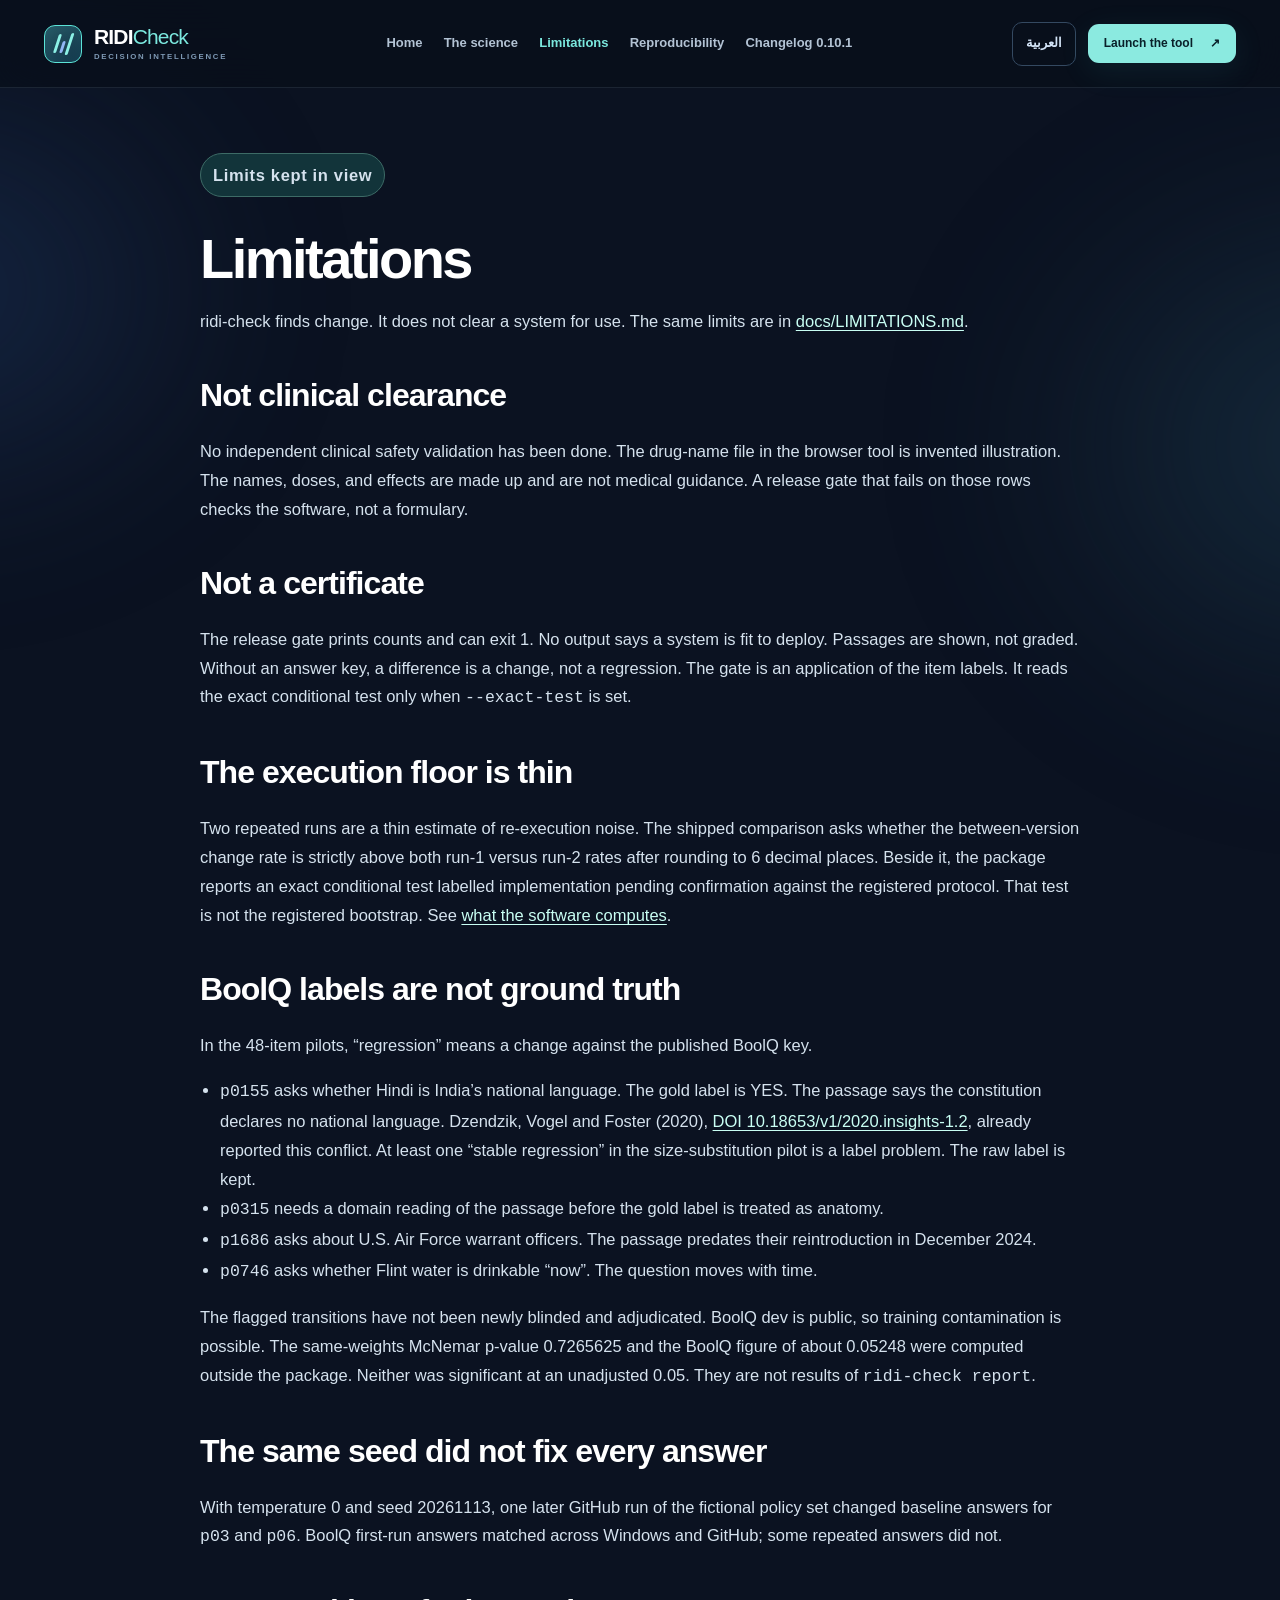
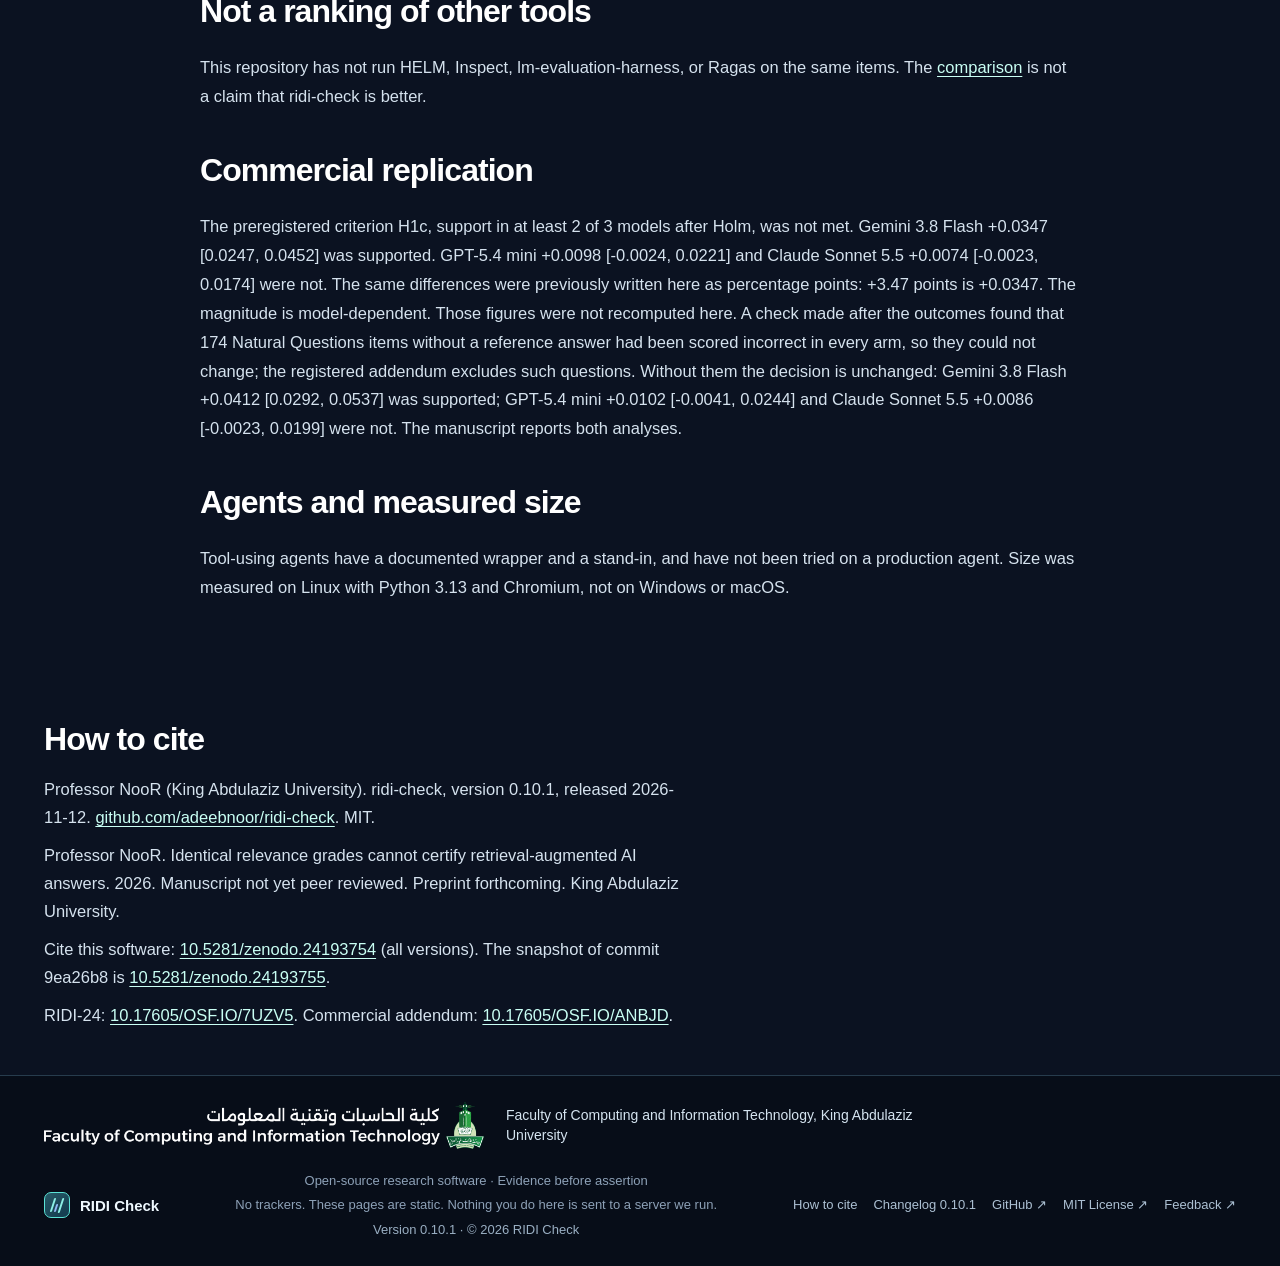
<file: limitations.html>
<!doctype html>
<html lang="en" dir="ltr"
  data-title-en="Limitations — RIDI Check"
  data-title-ar="الحدود — RIDI Check"
  data-description-en="Limits of ridi-check: not clinical clearance, BoolQ label conflicts, an exact conditional test pending confirmation against the registered protocol, and no ranking against other evaluation tools."
  data-description-ar="حدود ridi-check: ليست اعتماداً سريرياً، وتعارضات تسميات BoolQ، واختبار شرطي دقيق بانتظار التأكيد مقابل البروتوكول المسجّل، ولا ترتيباً مقابل أدوات التقييم الأخرى.">
<head>
  <meta charset="utf-8">
  <meta name="viewport" content="width=device-width, initial-scale=1, viewport-fit=cover">
  <meta name="theme-color" content="#0b1221">
  <meta name="description" content="Limits of ridi-check: not clinical clearance, BoolQ label conflicts, an exact conditional test pending confirmation against the registered protocol, and no ranking against other evaluation tools.">
  <meta name="color-scheme" content="dark">
  <meta name="referrer" content="no-referrer">
  <meta http-equiv="Content-Security-Policy" content="default-src 'self'; script-src 'self' 'sha256-eAqke3eV3Cp9kw2D+h3tDDb1AWBl4eLuBOoeFe/ksQY='; style-src 'self'; img-src 'self'; font-src 'self'; connect-src 'self'; object-src 'none'; base-uri 'self'; form-action 'none'">
  <meta property="og:type" content="website">
  <meta property="og:title" content="Limitations — RIDI Check">
  <meta property="og:description" content="Limits of ridi-check: not clinical clearance, BoolQ label conflicts, an exact conditional test pending confirmation against the registered protocol, and no ranking against other evaluation tools.">
  <meta property="og:url" content="https://adeebnoor.github.io/ridi-check/limitations.html">
  <meta property="og:image" content="https://adeebnoor.github.io/ridi-check/assets/og-card.png">
  <meta property="og:image:width" content="1200">
  <meta property="og:image:height" content="630">
  <meta name="twitter:card" content="summary_large_image">
  <meta name="twitter:title" content="Limitations — RIDI Check">
  <meta name="twitter:description" content="Limits of ridi-check: not clinical clearance, BoolQ label conflicts, an exact conditional test pending confirmation against the registered protocol, and no ranking against other evaluation tools.">
  <meta name="twitter:image" content="https://adeebnoor.github.io/ridi-check/assets/og-card.png">
  <meta name="citation_title" content="ridi-check">
  <meta name="citation_doi" content="10.5281/zenodo.24193754">
  <meta name="citation_author" content="Professor NooR">
  <meta name="citation_publication_date" content="2026/11/12">
  <meta name="citation_language" content="en">
  <meta name="citation_public_url" content="https://github.com/adeebnoor/ridi-check">
  <meta name="citation_abstract" content="Compare two versions of a retrieval-augmented assistant on matched items. Repeated runs estimate an execution floor. The release gate is an application of the item-level labels.">
  <link rel="canonical" href="https://adeebnoor.github.io/ridi-check/limitations.html">
  <link rel="icon" type="image/svg+xml" href="./assets/favicon.svg">
  <link rel="stylesheet" href="./assets/site.css">
  <script type="application/ld+json">{"@context":"https://schema.org","@graph":[{"@type":"SoftwareSourceCode","name":"ridi-check","identifier":"https://doi.org/10.5281/zenodo.24193754","description":"Compare two versions of a retrieval-augmented assistant on matched items. Repeated runs estimate an execution floor. The release gate is an application of the item-level labels.","codeRepository":"https://github.com/adeebnoor/ridi-check","url":"https://adeebnoor.github.io/ridi-check/","version":"0.10.1","datePublished":"2026-11-12","license":"https://opensource.org/licenses/MIT","programmingLanguage":"Python","author":{"@type":"Person","name":"Professor NooR","affiliation":{"@type":"CollegeOrUniversity","name":"King Abdulaziz University"}}},{"@type":"ScholarlyArticle","name":"Identical relevance grades cannot certify retrieval-augmented AI answers","author":{"@type":"Person","name":"Professor NooR","affiliation":{"@type":"CollegeOrUniversity","name":"King Abdulaziz University"}},"datePublished":"2026","description":"Manuscript not yet peer reviewed. Preprint forthcoming. 10.5281/zenodo.24193754","isAccessibleForFree":true}]}</script>
  <script src="./assets/site.js" defer></script>
  <title>Limitations — RIDI Check</title>
</head>
<body>
  <a class="skip-link" href="#main" data-i18n="skip">Skip to content</a>
  <div class="ambient ambient-a" aria-hidden="true"></div>
  <div class="ambient ambient-b" aria-hidden="true"></div>
  <header class="site-header">
    <div class="shell header-inner">
      <a class="brand" href="./index.html">
        <span class="brand-symbol" aria-hidden="true"><span></span><span></span><span></span></span>
        <span class="brand-type">RIDI<span class="brand-light">Check</span><small>DECISION INTELLIGENCE</small></span>
      </a>
      <nav class="nav-links" id="primaryNav" aria-label="Main navigation">
        <a href="./index.html" data-i18n="navHome">Home</a>
        <a href="./research.html" data-i18n="navScience">The science</a>
        <a href="./limitations.html" data-i18n="navLimits" aria-current="page">Limitations</a>
        <a href="./reproducibility.html" data-i18n="navRepro">Reproducibility</a>
        <a href="https://github.com/adeebnoor/ridi-check/blob/main/CHANGELOG.md" target="_blank" rel="noopener noreferrer" data-i18n="navChangelog">Changelog 0.10.1</a>
      </nav>
      <div class="header-actions">
        <button type="button" class="lang-switch" id="langSwitch" aria-label="Switch to Arabic" lang="ar">العربية</button>
        <a class="btn btn-primary btn-sm header-cta" href="./web/ridi-update-check.html"><span data-i18n="launch">Launch the tool</span><span class="arrow" aria-hidden="true">↗</span></a>
        <button class="menu-toggle" type="button" id="menuToggle" aria-controls="primaryNav" aria-expanded="false" aria-label="Open navigation"><span></span><span></span></button>
      </div>
    </div>
  </header>
  <main id="main" class="page">
    <article class="shell prose">
      <div data-lang-block="en">
        <p class="status-pill">Limits kept in view</p>
        <h1>Limitations</h1>
        <p class="lede">ridi-check finds change. It does not clear a system for use. The same limits are in <a href="https://github.com/adeebnoor/ridi-check/blob/main/docs/LIMITATIONS.md">docs/LIMITATIONS.md</a>.</p>

        <h2>Not clinical clearance</h2>
        <p>No independent clinical safety validation has been done. The drug-name file in the browser tool is invented illustration. The names, doses, and effects are made up and are not medical guidance. A release gate that fails on those rows checks the software, not a formulary.</p>

        <h2>Not a certificate</h2>
        <p>The release gate prints counts and can exit 1. No output says a system is fit to deploy. Passages are shown, not graded. Without an answer key, a difference is a change, not a regression. The gate is an application of the item labels. It reads the exact conditional test only when <code>--exact-test</code> is set.</p>

        <h2>The execution floor is thin</h2>
        <p>Two repeated runs are a thin estimate of re-execution noise. The shipped comparison asks whether the between-version change rate is strictly above both run-1 versus run-2 rates after rounding to 6 decimal places. Beside it, the package reports an exact conditional test labelled implementation pending confirmation against the registered protocol. That test is not the registered bootstrap. See <a href="./research.html#software">what the software computes</a>.</p>

        <h2>BoolQ labels are not ground truth</h2>
        <p>In the 48-item pilots, “regression” means a change against the published BoolQ key.</p>
        <ul>
          <li><code>p0155</code> asks whether Hindi is India’s national language. The gold label is YES. The passage says the constitution declares no national language. Dzendzik, Vogel and Foster (2020), <a href="https://doi.org/10.18653/v1/2020.insights-1.2" target="_blank" rel="noopener noreferrer">DOI 10.18653/v1/2020.insights-1.2</a>, already reported this conflict. At least one “stable regression” in the size-substitution pilot is a label problem. The raw label is kept.</li>
          <li><code>p0315</code> needs a domain reading of the passage before the gold label is treated as anatomy.</li>
          <li><code>p1686</code> asks about U.S. Air Force warrant officers. The passage predates their reintroduction in December 2024.</li>
          <li><code>p0746</code> asks whether Flint water is drinkable “now”. The question moves with time.</li>
        </ul>
        <p>The flagged transitions have not been newly blinded and adjudicated. BoolQ dev is public, so training contamination is possible. The same-weights McNemar p-value 0.7265625 and the BoolQ figure of about 0.05248 were computed outside the package. Neither was significant at an unadjusted 0.05. They are not results of <code>ridi-check report</code>.</p>

        <h2>The same seed did not fix every answer</h2>
        <p>With temperature 0 and seed 20261113, one later GitHub run of the fictional policy set changed baseline answers for <code>p03</code> and <code>p06</code>. BoolQ first-run answers matched across Windows and GitHub; some repeated answers did not.</p>

        <h2>Not a ranking of other tools</h2>
        <p>This repository has not run HELM, Inspect, lm-evaluation-harness, or Ragas on the same items. The <a href="./research.html#comparison">comparison</a> is not a claim that ridi-check is better.</p>

        <h2>Commercial replication</h2>
        <p>The preregistered criterion H1c, support in at least 2 of 3 models after Holm, was not met. Gemini 3.8 Flash +0.0347 [0.0247, 0.0452] was supported. GPT-5.4 mini +0.0098 [-0.0024, 0.0221] and Claude Sonnet 5.5 +0.0074 [-0.0023, 0.0174] were not. The same differences were previously written here as percentage points: +3.47 points is +0.0347. The magnitude is model-dependent. Those figures were not recomputed here. A check made after the outcomes found that 174 Natural Questions items without a reference answer had been scored incorrect in every arm, so they could not change; the registered addendum excludes such questions. Without them the decision is unchanged: Gemini 3.8 Flash +0.0412 [0.0292, 0.0537] was supported; GPT-5.4 mini +0.0102 [-0.0041, 0.0244] and Claude Sonnet 5.5 +0.0086 [-0.0023, 0.0199] were not. The manuscript reports both analyses.</p>

        <h2>Agents and measured size</h2>
        <p>Tool-using agents have a documented wrapper and a stand-in, and have not been tried on a production agent. Size was measured on Linux with Python 3.13 and Chromium, not on Windows or macOS.</p>
      </div>

      <div data-lang-block="ar" lang="ar" hidden>
        <p class="status-pill">حدود تبقى ظاهرة</p>
        <h1>الحدود</h1>
        <p class="lede">يجد ridi-check التغيير. لا يُجيز نظاماً للاستخدام. الحدود نفسها في <a href="https://github.com/adeebnoor/ridi-check/blob/main/docs/LIMITATIONS.md">docs/LIMITATIONS.md</a>.</p>

        <h2>ليست اعتماداً سريرياً</h2>
        <p>لم يُجرَ تحقق سريري مستقل من السلامة. ملف أسماء الأدوية في أداة المتصفح توضيح مخترع. الأسماء والجرعات والآثار مختلقة وليست إرشاداً طبياً. بوابة إصدار تفشل على هذه الصفوف تفحص البرنامج لا دليلاً علاجياً.</p>

        <h2>ليست شهادة</h2>
        <p>تطبع بوابة الإصدار الأعداد ويمكنها الخروج بالحالة 1. لا يقول أي مخرج إن النظام صالح للنشر. المقاطع تُعرض ولا تُقيَّم. من دون مفتاح إجابات، الاختلاف تغيير لا تراجع. البوابة تطبيق لتسميات البنود. تقرأ الاختبار الشرطي الدقيق فقط عند تمرير <code>--exact-test</code>.</p>

        <h2>أرضية التنفيذ رقيقة</h2>
        <p>تشغيلان متكرران تقدير رقيق لضجيج إعادة التنفيذ. المقارنة المنشورة تسأل إن كانت نسبة التغيير بين النسختين أكبر بصرامة من نسبتي التشغيل الأول مقابل الثاني بعد التقريب إلى 6 منازل. وإلى جانبها يُخرج البرنامج اختباراً شرطياً دقيقاً معلَّماً: التنفيذ بانتظار التأكيد مقابل البروتوكول المسجّل. هذا الاختبار ليس إعادة المعاينة المسجّلة. انظر <a href="./research.html#software-ar">ما يحسبه البرنامج</a>.</p>

        <h2>تسميات BoolQ ليست حقيقة واقعة</h2>
        <p>في تجارب البنود الثمانية والأربعين، «تراجع» يعني اختلافاً عن مفتاح BoolQ المنشور.</p>
        <ul>
          <li><code>p0155</code> تسأل إن كانت الهندية اللغة الوطنية للهند. التسمية الذهبية YES. يقول المقطع إن الدستور لا يعلن لغة وطنية. أبلغ Dzendzik وVogel وFoster (2020)، <a href="https://doi.org/10.18653/v1/2020.insights-1.2" target="_blank" rel="noopener noreferrer">DOI 10.18653/v1/2020.insights-1.2</a>، عن هذا التعارض من قبل. تراجع «ثابت» واحد على الأقل في تجربة استبدال الحجم مشكلة تسمية. التسمية الخام تبقى.</li>
          <li><code>p0315</code> تحتاج قراءة تخصصية للمقطع قبل معاملة التسمية الذهبية كتشريح.</li>
          <li><code>p1686</code> تسأل عن ضباط الصف في سلاح الجو الأمريكي. المقطع يسبق إعادتهم في ديسمبر 2024.</li>
          <li><code>p0746</code> تسأل إن كان ماء فلينت صالحاً للشرب «الآن». السؤال يتحرك مع الزمن.</li>
        </ul>
        <p>الانتقالات المعلَّمة لم تُحكَّم تحكيماً أعمى جديداً. مجموعة BoolQ التطويرية عامة، فتلويث التدريب ممكن. القيمة 186/256 = 0.7265625 في تجربة الأوزان نفسها والقيمة 13757/262144 (أي 0.05248 عند خمس منازل) في BoolQ اختباران ذوا حدّين لطرفين للمكاسب مقابل الخسائر. لم يكن أي منهما معنوياً عند 0.05 غير معدَّل. ليسا اختبار أرضية التنفيذ ولا يُخرجهما <code>ridi-check report</code>.</p>

        <h2>البذرة نفسها لم تثبّت كل إجابة</h2>
        <p>مع حرارة 0 وبذرة 20261113، غيّر تشغيل لاحق على GitHub إجابات الأساس للحالتين <code>p03</code> و<code>p06</code> في مجموعة السياسة الخيالية. تطابقت إجابات التشغيل الأول لـ BoolQ بين Windows وGitHub، وبعض الإجابات المتكررة لم تتطابق.</p>

        <h2>ليس ترتيباً للأدوات الأخرى</h2>
        <p>لم يُشغَّل HELM أو Inspect أو lm-evaluation-harness أو Ragas على البنود نفسها في هذا المستودع. <a href="./research.html#comparison">المقارنة</a> ليست ادّعاء أن ridi-check أفضل.</p>

        <h2>التكرار التجاري</h2>
        <p>المعيار المسجّل H1c، أي الدعم في نموذجين على الأقل من ثلاثة بعد Holm، لم يتحقق. Gemini 3.8 Flash +0.0347 [0.0247, 0.0452] مدعوم. GPT-5.4 mini +0.0098 [-0.0024, 0.0221] وClaude Sonnet 5.5 +0.0074 [-0.0023, 0.0174] غير مدعومين. الفروق نفسها كُتبت هنا من قبل كنقاط مئوية: +3.47 نقطة هي +0.0347. المقدار يعتمد على النموذج. لم تُعد هذه الأرقام هنا. فحص أُجري بعد ظهور النتائج وجد أن 174 سؤالاً من Natural Questions بلا إجابة مرجعية سُجّلت خاطئة في كل الأذرع، فلا يمكن أن تتغير، والملحق المسجّل يستبعد مثل هذه الأسئلة. وبعد استبعادها لا يتغير القرار: Gemini 3.8 Flash ‏+0.0412 [0.0292, 0.0537] مدعوم، وGPT-5.4 mini ‏+0.0102 [-0.0041, 0.0244] وClaude Sonnet 5.5 ‏+0.0086 [-0.0023, 0.0199] غير مدعومين. تذكر المخطوطة التحليلين معاً.</p>

        <h2>الوكلاء والحجم المقاس</h2>
        <p>للوكلاء الذين يستخدمون أدوات غلاف موثّق ومثال بديل، ولم يُجرَّبوا على وكيل إنتاج. قِيس الحجم على Linux مع Python 3.13 وChromium، لا على Windows أو macOS.</p>
      </div>
    </article>
  </main>
  <section class="cite-block shell" id="cite" aria-labelledby="citeTitle">
    <h2 id="citeTitle" data-i18n="howToCite">How to cite</h2>
    <div data-lang-block="en">
      <p>Professor NooR (King Abdulaziz University). ridi-check, version 0.10.1, released 2026-11-12. <a href="https://github.com/adeebnoor/ridi-check" target="_blank" rel="noopener noreferrer">github.com/adeebnoor/ridi-check</a>. MIT.</p>
      <p>Professor NooR. Identical relevance grades cannot certify retrieval-augmented AI answers. 2026. Manuscript not yet peer reviewed. Preprint forthcoming. King Abdulaziz University.</p>
      <p>Cite this software: <a href="https://doi.org/10.5281/zenodo.24193754">10.5281/zenodo.24193754</a> (all versions). The snapshot of commit 9ea26b8 is <a href="https://doi.org/10.5281/zenodo.24193755">10.5281/zenodo.24193755</a>.</p>
      <p>RIDI-24: <a href="https://doi.org/10.17605/OSF.IO/7UZV5" target="_blank" rel="noopener noreferrer">10.17605/OSF.IO/7UZV5</a>. Commercial addendum: <a href="https://doi.org/10.17605/OSF.IO/ANBJD" target="_blank" rel="noopener noreferrer">10.17605/OSF.IO/ANBJD</a>.</p>
    </div>
    <div data-lang-block="ar" lang="ar" hidden>
      <p>الأستاذ نور (جامعة الملك عبدالعزيز). ridi-check، الإصدار 0.10.1، صدر في 2026-11-12. <a href="https://github.com/adeebnoor/ridi-check" target="_blank" rel="noopener noreferrer">github.com/adeebnoor/ridi-check</a>. رخصة MIT.</p>
      <p>الأستاذ نور. Identical relevance grades cannot certify retrieval-augmented AI answers. 2026. مخطوطة لم تُحكَّم بعد. النسخة الأولية ستصدر لاحقاً. جامعة الملك عبدالعزيز.</p>
      <p>للاستشهاد بهذا البرنامج: <a href="https://doi.org/10.5281/zenodo.24193754">10.5281/zenodo.24193754</a> (كل الإصدارات). لقطة الالتزام 9ea26b8 هي <a href="https://doi.org/10.5281/zenodo.24193755">10.5281/zenodo.24193755</a>.</p>
      <p>RIDI-24: <a href="https://doi.org/10.17605/OSF.IO/7UZV5" target="_blank" rel="noopener noreferrer">10.17605/OSF.IO/7UZV5</a>. الملحق التجاري: <a href="https://doi.org/10.17605/OSF.IO/ANBJD" target="_blank" rel="noopener noreferrer">10.17605/OSF.IO/ANBJD</a>.</p>
    </div>
  </section>
  <footer class="site-footer">
  <div class="shell footer-affiliation">
    <a class="affiliation" href="https://fcit.kau.edu.sa/" target="_blank" rel="noopener noreferrer">
      <!-- Official wordmark of the Faculty of Computing and Information Technology, King Abdulaziz University.
           Downscaled from the PNG served by kau.edu.sa on https://kau.edu.sa/faculty/en/cis
           (https://kau.edu.sa/web/static?path=uploads/2026/Feb/app/984crwxkyxKZ1OsR.png ; alt on that page: "KAU Logo").
           Light wordmark for a dark ground. Not redrawn. -->
      <img src="./assets/fcit-kau.png" width="1600" height="168" alt="Faculty of Computing and Information Technology, King Abdulaziz University">
    </a>
    <p class="affiliation-name" data-i18n="affiliation">Faculty of Computing and Information Technology, King Abdulaziz University</p>
  </div>
    <div class="shell footer-inner">
      <a class="footer-brand" href="./index.html" aria-label="RIDI Check home"><span class="brand-symbol mini" aria-hidden="true"><span></span><span></span><span></span></span> RIDI Check</a>
      <div class="footer-center"><span data-i18n="footerTag">Open-source research software · Evidence before assertion</span><span data-i18n="privacyFoot">No trackers. These pages are static. Nothing you do here is sent to a server we run.</span><span class="footer-copy">Version 0.10.1 · © <span id="year">2026</span> RIDI Check</span></div>
      <nav class="footer-links" aria-label="Footer">
        <a href="./research.html#cite" data-i18n="howToCite">How to cite</a>
        <a href="https://github.com/adeebnoor/ridi-check/blob/main/CHANGELOG.md" target="_blank" rel="noopener noreferrer" data-i18n="navChangelog">Changelog 0.10.1</a>
        <a href="https://github.com/adeebnoor/ridi-check" target="_blank" rel="noopener noreferrer">GitHub ↗</a>
        <a href="https://github.com/adeebnoor/ridi-check/blob/main/LICENSE" target="_blank" rel="noopener noreferrer">MIT License ↗</a>
        <a href="https://github.com/adeebnoor/ridi-check/issues" target="_blank" rel="noopener noreferrer" data-i18n="footerContact">Feedback ↗</a>
      </nav>
    </div>
  </footer>
</body>
</html>
</file>
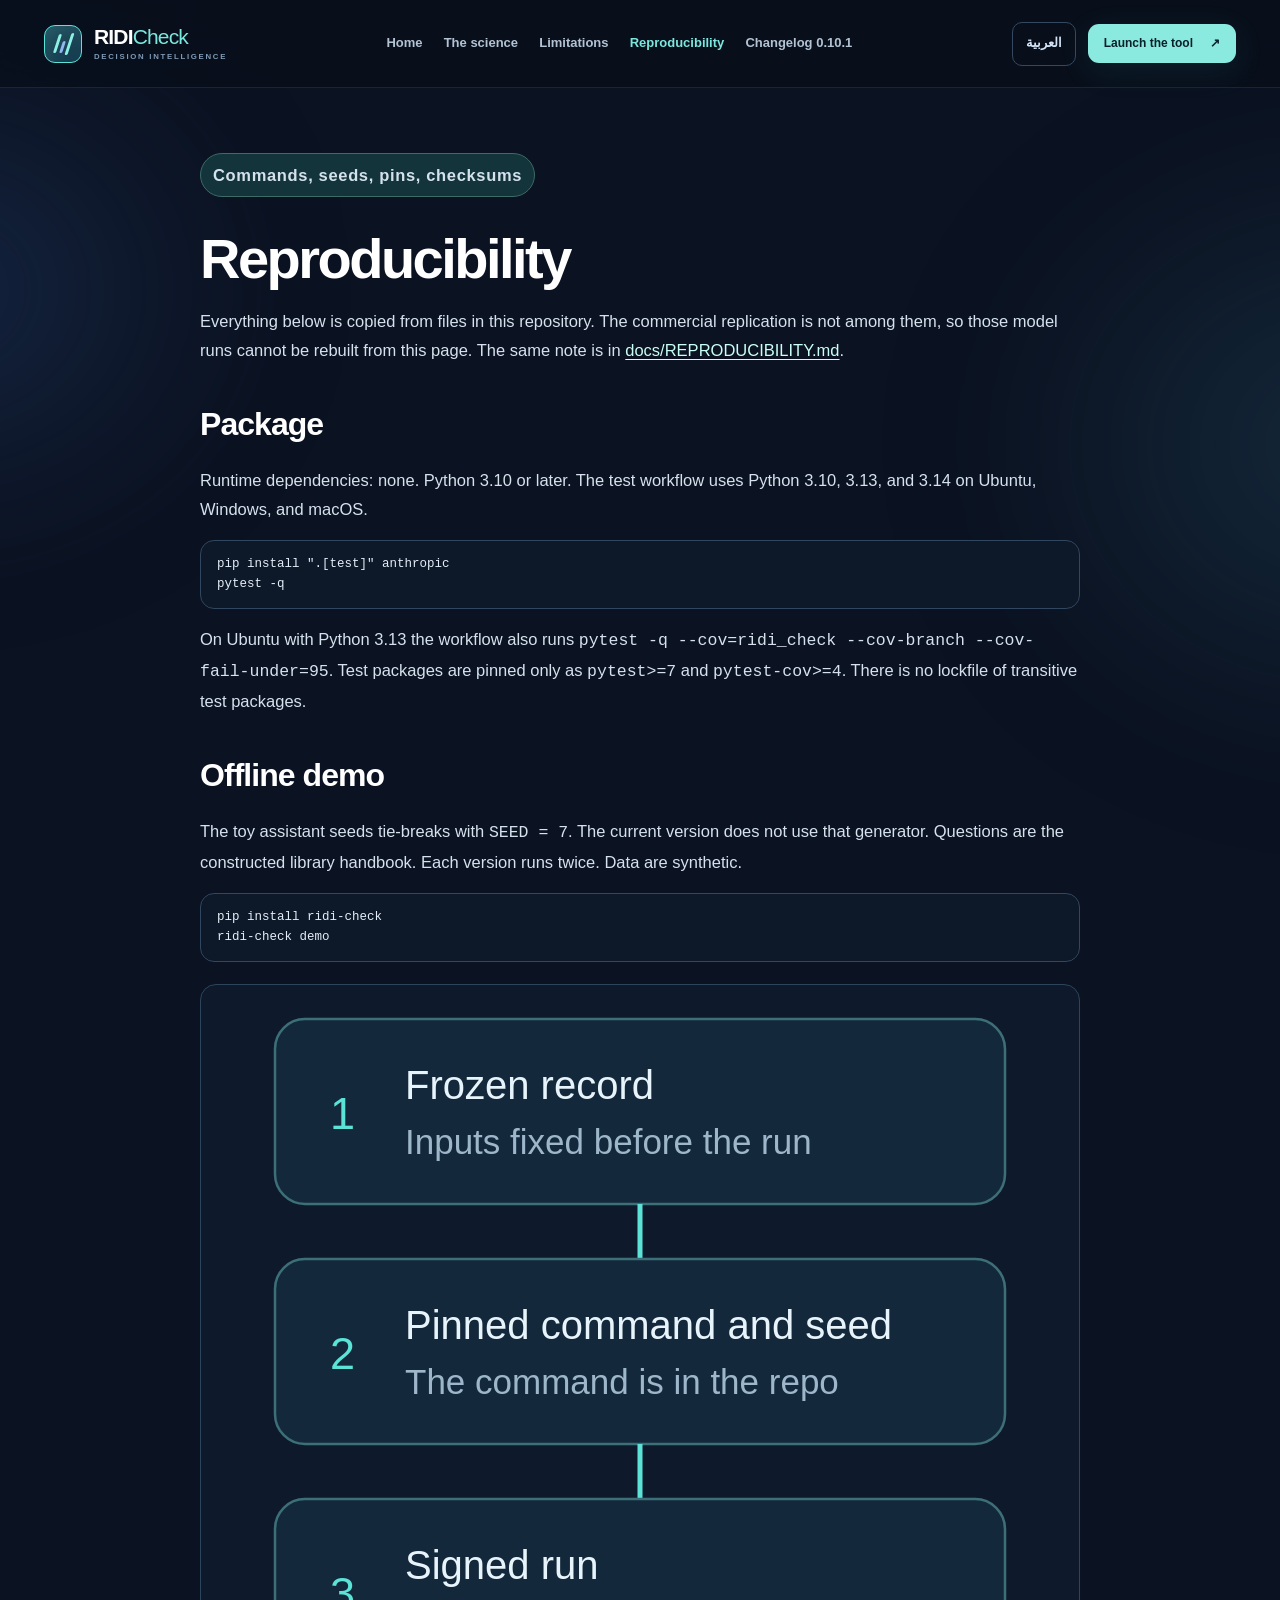
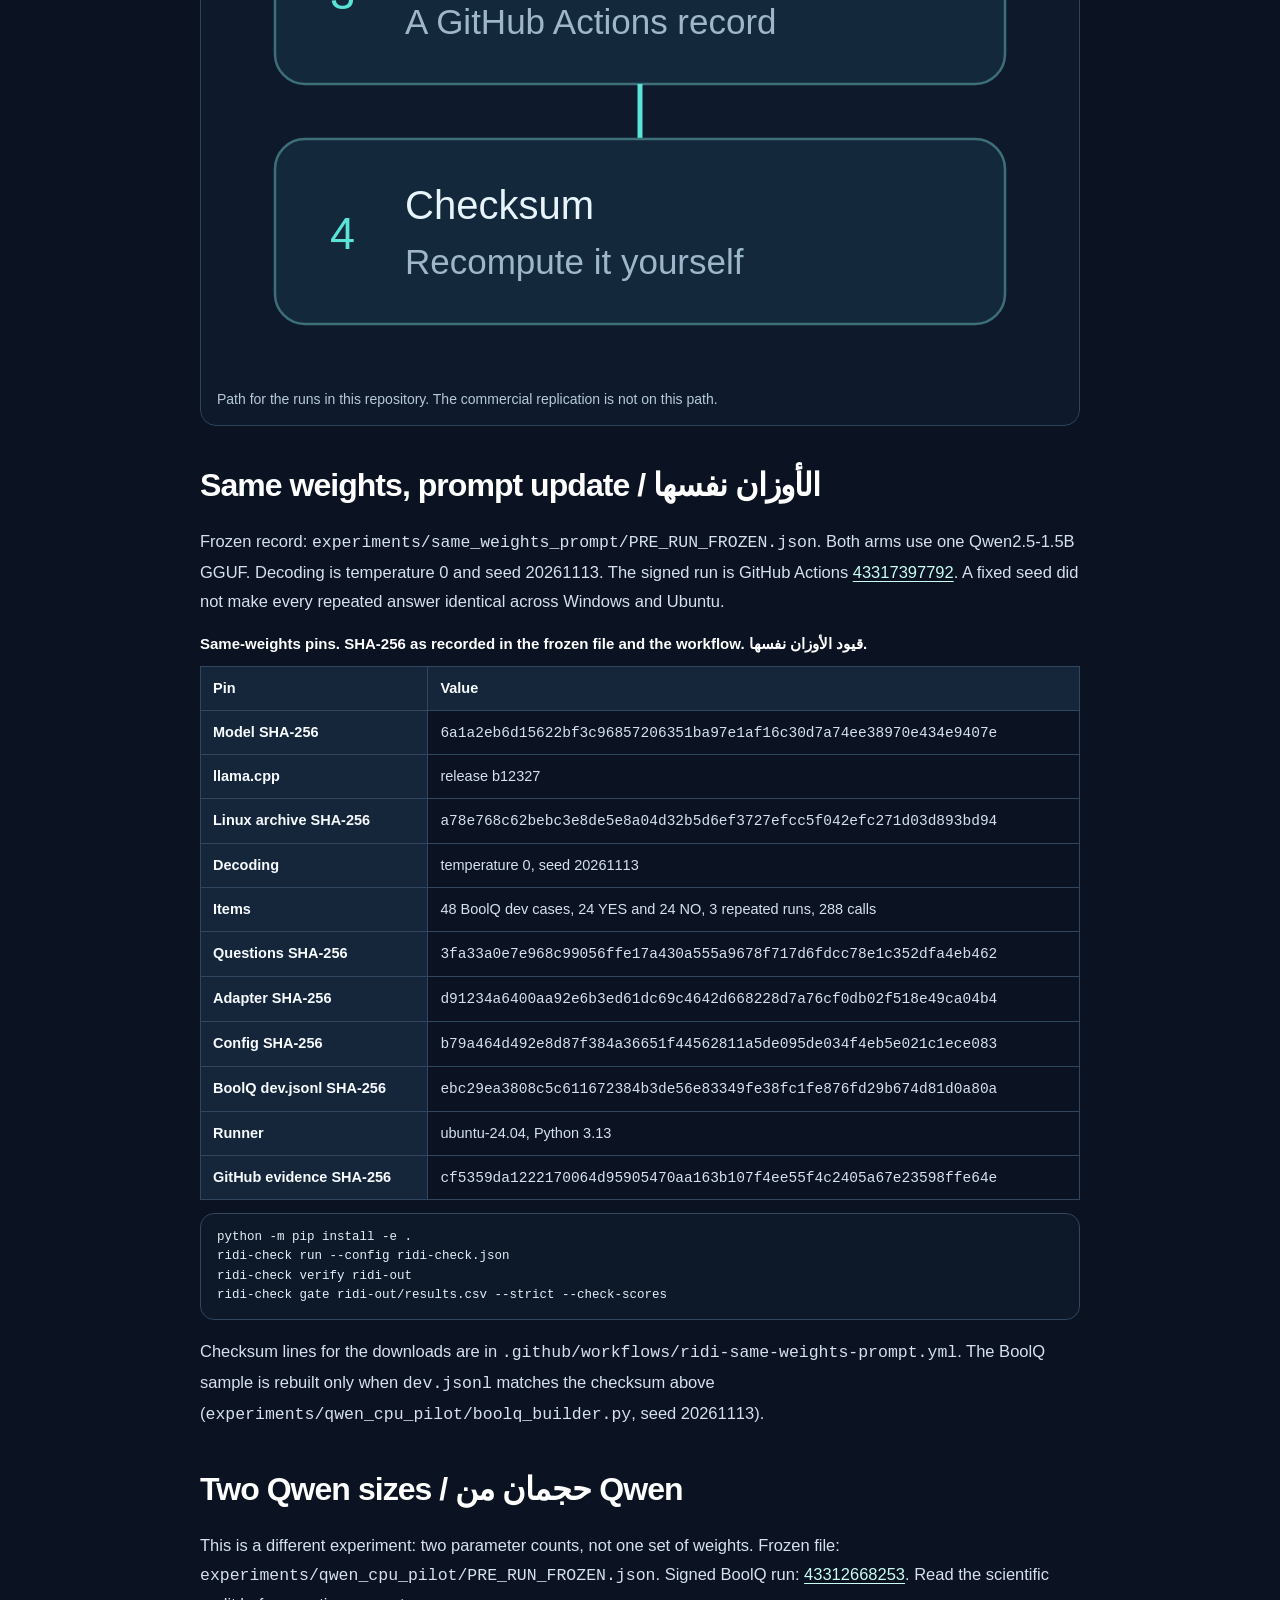
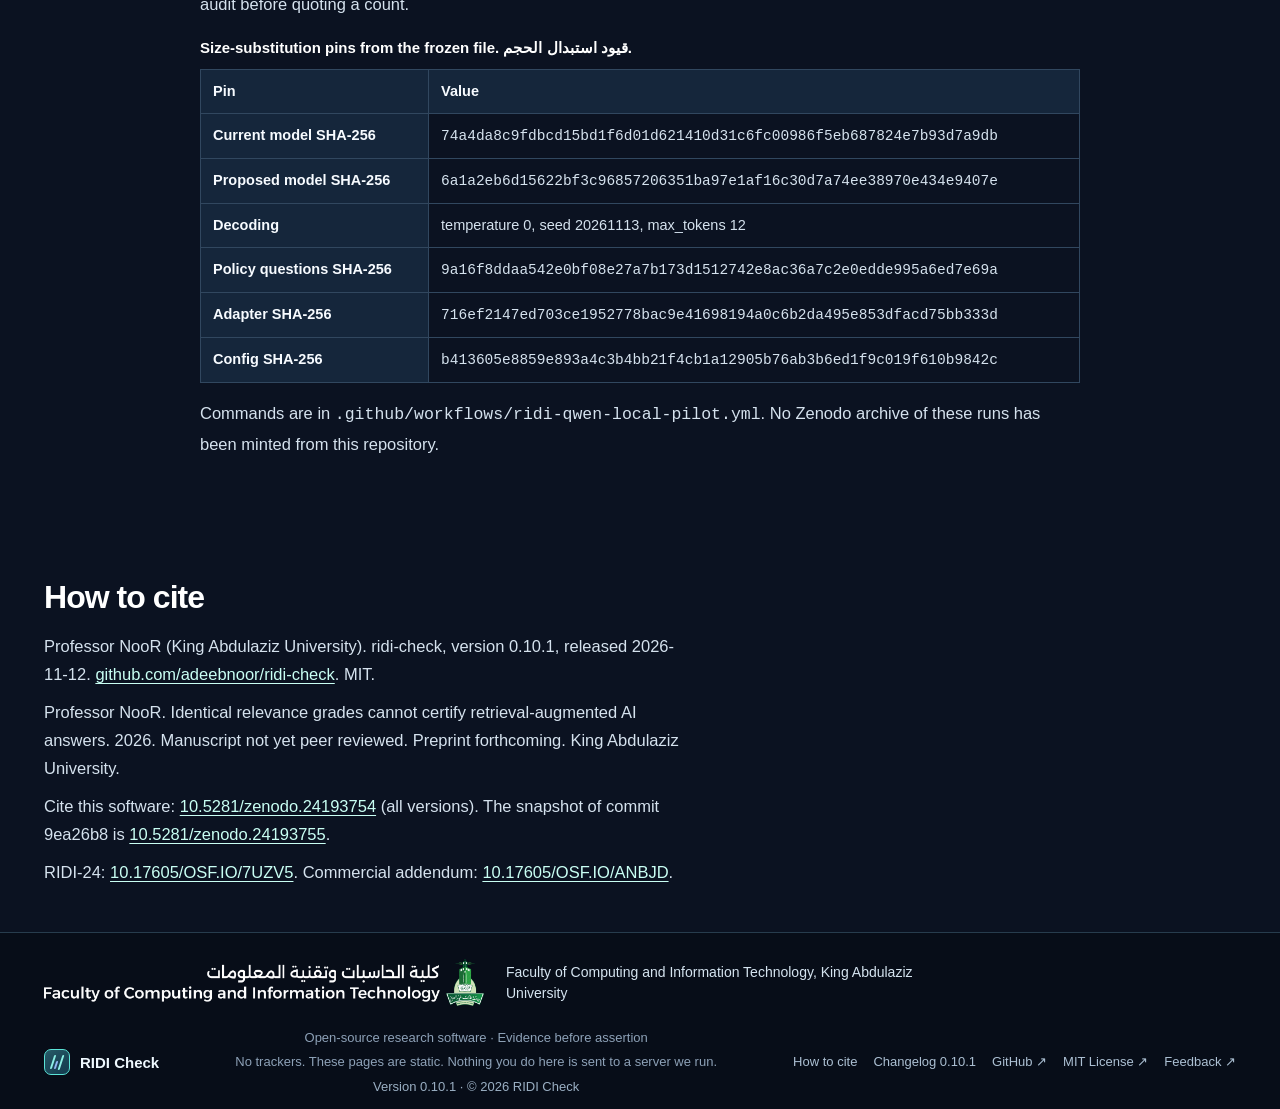
<file: reproducibility.html>
<!doctype html>
<html lang="en" dir="ltr"
  data-title-en="Reproducibility — RIDI Check"
  data-title-ar="إعادة الإنتاج — RIDI Check"
  data-description-en="Exact commands, seeds, environment pins, and checksums for the ridi-check demo and the signed Qwen runs. The commercial replication is not in this repository."
  data-description-ar="الأوامر والبذور وقيود البيئة والبصمات لتجربة ridi-check وتشغيلات Qwen الموقّعة. التكرار التجاري ليس في هذا المستودع.">
<head>
  <meta charset="utf-8">
  <meta name="viewport" content="width=device-width, initial-scale=1, viewport-fit=cover">
  <meta name="theme-color" content="#0b1221">
  <meta name="description" content="Exact commands, seeds, environment pins, and checksums for the ridi-check demo and the signed Qwen runs.">
  <meta name="color-scheme" content="dark">
  <meta name="referrer" content="no-referrer">
  <meta http-equiv="Content-Security-Policy" content="default-src 'self'; script-src 'self' 'sha256-eAqke3eV3Cp9kw2D+h3tDDb1AWBl4eLuBOoeFe/ksQY='; style-src 'self'; img-src 'self'; font-src 'self'; connect-src 'self'; object-src 'none'; base-uri 'self'; form-action 'none'">
  <meta property="og:type" content="website">
  <meta property="og:title" content="Reproducibility — RIDI Check">
  <meta property="og:description" content="Exact commands, seeds, environment pins, and checksums for the ridi-check demo and the signed Qwen runs.">
  <meta property="og:url" content="https://adeebnoor.github.io/ridi-check/reproducibility.html">
  <meta property="og:image" content="https://adeebnoor.github.io/ridi-check/assets/og-card.png">
  <meta property="og:image:width" content="1200">
  <meta property="og:image:height" content="630">
  <meta name="twitter:card" content="summary_large_image">
  <meta name="twitter:title" content="Reproducibility — RIDI Check">
  <meta name="twitter:description" content="Exact commands, seeds, environment pins, and checksums for the ridi-check demo and the signed Qwen runs.">
  <meta name="twitter:image" content="https://adeebnoor.github.io/ridi-check/assets/og-card.png">
  <meta name="citation_title" content="ridi-check">
  <meta name="citation_doi" content="10.5281/zenodo.24193754">
  <meta name="citation_author" content="Professor NooR">
  <meta name="citation_publication_date" content="2026/11/12">
  <meta name="citation_language" content="en">
  <meta name="citation_public_url" content="https://github.com/adeebnoor/ridi-check">
  <meta name="citation_abstract" content="Compare two versions of a retrieval-augmented assistant on matched items. Repeated runs estimate an execution floor. The release gate is an application of the item-level labels.">
  <link rel="canonical" href="https://adeebnoor.github.io/ridi-check/reproducibility.html">
  <link rel="icon" type="image/svg+xml" href="./assets/favicon.svg">
  <link rel="stylesheet" href="./assets/site.css">
  <script type="application/ld+json">{"@context":"https://schema.org","@graph":[{"@type":"SoftwareSourceCode","name":"ridi-check","identifier":"https://doi.org/10.5281/zenodo.24193754","description":"Compare two versions of a retrieval-augmented assistant on matched items. Repeated runs estimate an execution floor. The release gate is an application of the item-level labels.","codeRepository":"https://github.com/adeebnoor/ridi-check","url":"https://adeebnoor.github.io/ridi-check/","version":"0.10.1","datePublished":"2026-11-12","license":"https://opensource.org/licenses/MIT","programmingLanguage":"Python","author":{"@type":"Person","name":"Professor NooR","affiliation":{"@type":"CollegeOrUniversity","name":"King Abdulaziz University"}}},{"@type":"ScholarlyArticle","name":"Identical relevance grades cannot certify retrieval-augmented AI answers","author":{"@type":"Person","name":"Professor NooR","affiliation":{"@type":"CollegeOrUniversity","name":"King Abdulaziz University"}},"datePublished":"2026","description":"Manuscript not yet peer reviewed. Preprint forthcoming. 10.5281/zenodo.24193754","isAccessibleForFree":true}]}</script>
  <script src="./assets/site.js" defer></script>
  <title>Reproducibility — RIDI Check</title>
</head>
<body>
  <a class="skip-link" href="#main" data-i18n="skip">Skip to content</a>
  <div class="ambient ambient-a" aria-hidden="true"></div>
  <div class="ambient ambient-b" aria-hidden="true"></div>
  <header class="site-header">
    <div class="shell header-inner">
      <a class="brand" href="./index.html">
        <span class="brand-symbol" aria-hidden="true"><span></span><span></span><span></span></span>
        <span class="brand-type">RIDI<span class="brand-light">Check</span><small>DECISION INTELLIGENCE</small></span>
      </a>
      <nav class="nav-links" id="primaryNav" aria-label="Main navigation">
        <a href="./index.html" data-i18n="navHome">Home</a>
        <a href="./research.html" data-i18n="navScience">The science</a>
        <a href="./limitations.html" data-i18n="navLimits">Limitations</a>
        <a href="./reproducibility.html" data-i18n="navRepro" aria-current="page">Reproducibility</a>
        <a href="https://github.com/adeebnoor/ridi-check/blob/main/CHANGELOG.md" target="_blank" rel="noopener noreferrer" data-i18n="navChangelog">Changelog 0.10.1</a>
      </nav>
      <div class="header-actions">
        <button type="button" class="lang-switch" id="langSwitch" aria-label="Switch to Arabic" lang="ar">العربية</button>
        <a class="btn btn-primary btn-sm header-cta" href="./web/ridi-update-check.html"><span data-i18n="launch">Launch the tool</span><span class="arrow" aria-hidden="true">↗</span></a>
        <button class="menu-toggle" type="button" id="menuToggle" aria-controls="primaryNav" aria-expanded="false" aria-label="Open navigation"><span></span><span></span></button>
      </div>
    </div>
  </header>
  <main id="main" class="page">
    <article class="shell prose">
      <div data-lang-block="en">
        <p class="status-pill">Commands, seeds, pins, checksums</p>
        <h1>Reproducibility</h1>
        <p class="lede">Everything below is copied from files in this repository. The commercial replication is not among them, so those model runs cannot be rebuilt from this page. The same note is in <a href="https://github.com/adeebnoor/ridi-check/blob/main/docs/REPRODUCIBILITY.md">docs/REPRODUCIBILITY.md</a>.</p>
        <h2>Package</h2>
        <p>Runtime dependencies: none. Python 3.10 or later. The test workflow uses Python 3.10, 3.13, and 3.14 on Ubuntu, Windows, and macOS.</p>
        <pre class="cite" tabindex="0">pip install ".[test]" anthropic
pytest -q</pre>
        <p>On Ubuntu with Python 3.13 the workflow also runs <code>pytest -q --cov=ridi_check --cov-branch --cov-fail-under=95</code>. Test packages are pinned only as <code>pytest&gt;=7</code> and <code>pytest-cov&gt;=4</code>. There is no lockfile of transitive test packages.</p>
        <h2>Offline demo</h2>
        <p>The toy assistant seeds tie-breaks with <code>SEED = 7</code>. The current version does not use that generator. Questions are the constructed library handbook. Each version runs twice. Data are synthetic.</p>
        <pre class="cite" tabindex="0">pip install ridi-check
ridi-check demo</pre>
      </div>
      <div data-lang-block="ar" lang="ar" hidden>
        <p class="status-pill">أوامر وبذور وقيود وبصمات</p>
        <h1>إعادة الإنتاج</h1>
        <p class="lede">كل ما يلي منقول من ملفات هذا المستودع. التكرار التجاري ليس بينها، فلا تُعاد بناء تلك التشغيلات من هذه الصفحة. الملاحظة نفسها في <a href="https://github.com/adeebnoor/ridi-check/blob/main/docs/REPRODUCIBILITY.md">docs/REPRODUCIBILITY.md</a>.</p>
        <h2>الحزمة</h2>
        <p>لا اعتمادات وقت تشغيل. Python 3.10 أو أحدث. يستخدم سير الاختبار إصدارات Python 3.10 و3.13 و3.14 على Ubuntu وWindows وmacOS.</p>
        <pre class="cite" dir="ltr" tabindex="0">pip install ".[test]" anthropic
pytest -q</pre>
        <p>على Ubuntu مع Python 3.13 يشغّل السير أيضاً <code>pytest -q --cov=ridi_check --cov-branch --cov-fail-under=95</code>. أدوات الاختبار مقيّدة فقط بـ <code>pytest&gt;=7</code> و<code>pytest-cov&gt;=4</code>. لا يوجد ملف قفل للاعتمادات العابرة.</p>
        <h2>التشغيل التجريبي دون شبكة</h2>
        <p>يبذر المساعد الاصطناعي كسر التعادل بـ <code>SEED = 7</code>. النسخة الحالية لا تستخدم ذلك المولّد. الأسئلة دليل مكتبة مبني. كل نسخة تُشغَّل مرتين. البيانات اصطناعية.</p>
        <pre class="cite" dir="ltr" tabindex="0">pip install ridi-check
ridi-check demo</pre>
      </div>

<figure class="figure">
        <div class="figure-scroll">
          <svg class="diagram-flow" role="img" aria-labelledby="reproTitleId reproDescId" viewBox="0 0 340 392">
            <title id="reproTitleId" data-i18n="reproTitle">Reproducibility path</title>
            <desc id="reproDescId" data-i18n="reproDesc">Four steps for runs that are in this repository: a frozen record, a pinned command and seed, a signed run, then a checksum you can recompute. The commercial replication is not on this path.</desc>
            <rect x="24" y="8" width="292" height="74" rx="12" fill="#13283a" stroke="#3d6f78"/><text class="accent" x="46" y="52" font-size="18">1</text><text x="76" y="40" font-size="16">Frozen record</text><text class="muted" x="76" y="62" font-size="14">Inputs fixed before the run</text><line x1="170" y1="82" x2="170" y2="104" stroke="#5be3d7" stroke-width="2"/><rect x="24" y="104" width="292" height="74" rx="12" fill="#13283a" stroke="#3d6f78"/><text class="accent" x="46" y="148" font-size="18">2</text><text x="76" y="136" font-size="16">Pinned command and seed</text><text class="muted" x="76" y="158" font-size="14">The command is in the repo</text><line x1="170" y1="178" x2="170" y2="200" stroke="#5be3d7" stroke-width="2"/><rect x="24" y="200" width="292" height="74" rx="12" fill="#13283a" stroke="#3d6f78"/><text class="accent" x="46" y="244" font-size="18">3</text><text x="76" y="232" font-size="16">Signed run</text><text class="muted" x="76" y="254" font-size="14">A GitHub Actions record</text><line x1="170" y1="274" x2="170" y2="296" stroke="#5be3d7" stroke-width="2"/><rect x="24" y="296" width="292" height="74" rx="12" fill="#13283a" stroke="#3d6f78"/><text class="accent" x="46" y="340" font-size="18">4</text><text x="76" y="328" font-size="16">Checksum</text><text class="muted" x="76" y="350" font-size="14">Recompute it yourself</text>
          </svg>
        </div>
        <figcaption data-i18n="reproCap">Path for the runs in this repository. The commercial replication is not on this path.</figcaption>
      </figure>
      <h2>Same weights, prompt update <span lang="ar">/ الأوزان نفسها</span></h2>
      <p data-lang-block="en">Frozen record: <code>experiments/same_weights_prompt/PRE_RUN_FROZEN.json</code>. Both arms use one Qwen2.5-1.5B GGUF. Decoding is temperature 0 and seed 20261113. The signed run is GitHub Actions <a href="https://github.com/adeebnoor/ridi-check/actions/runs/43317397792" target="_blank" rel="noopener noreferrer">43317397792</a>. A fixed seed did not make every repeated answer identical across Windows and Ubuntu.</p>
      <p data-lang-block="ar" lang="ar" hidden>السجل المجمّد: <code>experiments/same_weights_prompt/PRE_RUN_FROZEN.json</code>. الذراعان يستخدمان ملف GGUF واحداً من Qwen2.5-1.5B. فك الترميز بحرارة 0 وبذرة 20261113. التشغيل الموقّع هو GitHub Actions <a href="https://github.com/adeebnoor/ridi-check/actions/runs/43317397792" target="_blank" rel="noopener noreferrer">43317397792</a>. البذرة الثابتة لم تجعل كل إجابة متكررة متطابقة بين Windows وUbuntu.</p>
      <div class="table-scroll">
        <table class="data-table">
          <caption>Same-weights pins. SHA-256 as recorded in the frozen file and the workflow. <span lang="ar">قيود الأوزان نفسها.</span></caption>
          <thead>
            <tr><th scope="col">Pin</th><th scope="col">Value</th></tr>
          </thead>
          <tbody>
            <tr><th scope="row">Model SHA-256</th><td><code>6a1a2eb6d15622bf3c96857206351ba97e1af16c30d7a74ee38970e434e9407e</code></td></tr>
            <tr><th scope="row">llama.cpp</th><td>release b12327</td></tr>
            <tr><th scope="row">Linux archive SHA-256</th><td><code>a78e768c62bebc3e8de5e8a04d32b5d6ef3727efcc5f042efc271d03d893bd94</code></td></tr>
            <tr><th scope="row">Decoding</th><td>temperature 0, seed 20261113</td></tr>
            <tr><th scope="row">Items</th><td>48 BoolQ dev cases, 24 YES and 24 NO, 3 repeated runs, 288 calls</td></tr>
            <tr><th scope="row">Questions SHA-256</th><td><code>3fa33a0e7e968c99056ffe17a430a555a9678f717d6fdcc78e1c352dfa4eb462</code></td></tr>
            <tr><th scope="row">Adapter SHA-256</th><td><code>d91234a6400aa92e6b3ed61dc69c4642d668228d7a76cf0db02f518e49ca04b4</code></td></tr>
            <tr><th scope="row">Config SHA-256</th><td><code>b79a464d492e8d87f384a36651f44562811a5de095de034f4eb5e021c1ece083</code></td></tr>
            <tr><th scope="row">BoolQ dev.jsonl SHA-256</th><td><code>ebc29ea3808c5c611672384b3de56e83349fe38fc1fe876fd29b674d81d0a80a</code></td></tr>
            <tr><th scope="row">Runner</th><td>ubuntu-24.04, Python 3.13</td></tr>
            <tr><th scope="row">GitHub evidence SHA-256</th><td><code>cf5359da1222170064d95905470aa163b107f4ee55f4c2405a67e23598ffe64e</code></td></tr>
          </tbody>
        </table>
      </div>
      <pre class="cite" tabindex="0">python -m pip install -e .
ridi-check run --config ridi-check.json
ridi-check verify ridi-out
ridi-check gate ridi-out/results.csv --strict --check-scores</pre>
      <p data-lang-block="en">Checksum lines for the downloads are in <code>.github/workflows/ridi-same-weights-prompt.yml</code>. The BoolQ sample is rebuilt only when <code>dev.jsonl</code> matches the checksum above (<code>experiments/qwen_cpu_pilot/boolq_builder.py</code>, seed 20261113).</p>
      <p data-lang-block="ar" lang="ar" hidden>أسطر البصمات للتنزيلات في <code>.github/workflows/ridi-same-weights-prompt.yml</code>. لا تُعاد بناء عينة BoolQ إلا إذا طابق <code>dev.jsonl</code> البصمة أعلاه (<code>experiments/qwen_cpu_pilot/boolq_builder.py</code>، البذرة 20261113).</p>

      <h2>Two Qwen sizes <span lang="ar">/ حجمان من Qwen</span></h2>
      <p data-lang-block="en">This is a different experiment: two parameter counts, not one set of weights. Frozen file: <code>experiments/qwen_cpu_pilot/PRE_RUN_FROZEN.json</code>. Signed BoolQ run: <a href="https://github.com/adeebnoor/ridi-check/actions/runs/43312668253" target="_blank" rel="noopener noreferrer">43312668253</a>. Read the scientific audit before quoting a count.</p>
      <p data-lang-block="ar" lang="ar" hidden>هذه تجربة مختلفة: عددان من المعاملات، لا مجموعة أوزان واحدة. الملف المجمّد: <code>experiments/qwen_cpu_pilot/PRE_RUN_FROZEN.json</code>. تشغيل BoolQ الموقّع: <a href="https://github.com/adeebnoor/ridi-check/actions/runs/43312668253" target="_blank" rel="noopener noreferrer">43312668253</a>. اقرأ التدقيق العلمي قبل نقل أي عدد.</p>
      <div class="table-scroll">
        <table class="data-table">
          <caption>Size-substitution pins from the frozen file. <span lang="ar">قيود استبدال الحجم.</span></caption>
          <thead>
            <tr><th scope="col">Pin</th><th scope="col">Value</th></tr>
          </thead>
          <tbody>
            <tr><th scope="row">Current model SHA-256</th><td><code>74a4da8c9fdbcd15bd1f6d01d621410d31c6fc00986f5eb687824e7b93d7a9db</code></td></tr>
            <tr><th scope="row">Proposed model SHA-256</th><td><code>6a1a2eb6d15622bf3c96857206351ba97e1af16c30d7a74ee38970e434e9407e</code></td></tr>
            <tr><th scope="row">Decoding</th><td>temperature 0, seed 20261113, max_tokens 12</td></tr>
            <tr><th scope="row">Policy questions SHA-256</th><td><code>9a16f8ddaa542e0bf08e27a7b173d1512742e8ac36a7c2e0edde995a6ed7e69a</code></td></tr>
            <tr><th scope="row">Adapter SHA-256</th><td><code>716ef2147ed703ce1952778bac9e41698194a0c6b2da495e853dfacd75bb333d</code></td></tr>
            <tr><th scope="row">Config SHA-256</th><td><code>b413605e8859e893a4c3b4bb21f4cb1a12905b76ab3b6ed1f9c019f610b9842c</code></td></tr>
          </tbody>
        </table>
      </div>
      <p data-lang-block="en">Commands are in <code>.github/workflows/ridi-qwen-local-pilot.yml</code>. No Zenodo archive of these runs has been minted from this repository.</p>
      <p data-lang-block="ar" lang="ar" hidden>الأوامر في <code>.github/workflows/ridi-qwen-local-pilot.yml</code>. لم يُصدر أرشيف Zenodo لهذه التشغيلات من هذا المستودع.</p>
    </article>
  </main>
  <section class="cite-block shell" id="cite" aria-labelledby="citeTitle">
    <h2 id="citeTitle" data-i18n="howToCite">How to cite</h2>
    <div data-lang-block="en">
      <p>Professor NooR (King Abdulaziz University). ridi-check, version 0.10.1, released 2026-11-12. <a href="https://github.com/adeebnoor/ridi-check" target="_blank" rel="noopener noreferrer">github.com/adeebnoor/ridi-check</a>. MIT.</p>
      <p>Professor NooR. Identical relevance grades cannot certify retrieval-augmented AI answers. 2026. Manuscript not yet peer reviewed. Preprint forthcoming. King Abdulaziz University.</p>
      <p>Cite this software: <a href="https://doi.org/10.5281/zenodo.24193754">10.5281/zenodo.24193754</a> (all versions). The snapshot of commit 9ea26b8 is <a href="https://doi.org/10.5281/zenodo.24193755">10.5281/zenodo.24193755</a>.</p>
      <p>RIDI-24: <a href="https://doi.org/10.17605/OSF.IO/7UZV5" target="_blank" rel="noopener noreferrer">10.17605/OSF.IO/7UZV5</a>. Commercial addendum: <a href="https://doi.org/10.17605/OSF.IO/ANBJD" target="_blank" rel="noopener noreferrer">10.17605/OSF.IO/ANBJD</a>.</p>
    </div>
    <div data-lang-block="ar" lang="ar" hidden>
      <p>الأستاذ نور (جامعة الملك عبدالعزيز). ridi-check، الإصدار 0.10.1، صدر في 2026-11-12. <a href="https://github.com/adeebnoor/ridi-check" target="_blank" rel="noopener noreferrer">github.com/adeebnoor/ridi-check</a>. رخصة MIT.</p>
      <p>الأستاذ نور. Identical relevance grades cannot certify retrieval-augmented AI answers. 2026. مخطوطة لم تُحكَّم بعد. النسخة الأولية ستصدر لاحقاً. جامعة الملك عبدالعزيز.</p>
      <p>للاستشهاد بهذا البرنامج: <a href="https://doi.org/10.5281/zenodo.24193754">10.5281/zenodo.24193754</a> (كل الإصدارات). لقطة الالتزام 9ea26b8 هي <a href="https://doi.org/10.5281/zenodo.24193755">10.5281/zenodo.24193755</a>.</p>
      <p>RIDI-24: <a href="https://doi.org/10.17605/OSF.IO/7UZV5" target="_blank" rel="noopener noreferrer">10.17605/OSF.IO/7UZV5</a>. الملحق التجاري: <a href="https://doi.org/10.17605/OSF.IO/ANBJD" target="_blank" rel="noopener noreferrer">10.17605/OSF.IO/ANBJD</a>.</p>
    </div>
  </section>
  <footer class="site-footer">
  <div class="shell footer-affiliation">
    <a class="affiliation" href="https://fcit.kau.edu.sa/" target="_blank" rel="noopener noreferrer">
      <!-- Official wordmark of the Faculty of Computing and Information Technology, King Abdulaziz University.
           Downscaled from the PNG served by kau.edu.sa on https://kau.edu.sa/faculty/en/cis
           (https://kau.edu.sa/web/static?path=uploads/2026/Feb/app/984crwxkyxKZ1OsR.png ; alt on that page: "KAU Logo").
           Light wordmark for a dark ground. Not redrawn. -->
      <img src="./assets/fcit-kau.png" width="1600" height="168" alt="Faculty of Computing and Information Technology, King Abdulaziz University">
    </a>
    <p class="affiliation-name" data-i18n="affiliation">Faculty of Computing and Information Technology, King Abdulaziz University</p>
  </div>
    <div class="shell footer-inner">
      <a class="footer-brand" href="./index.html" aria-label="RIDI Check home"><span class="brand-symbol mini" aria-hidden="true"><span></span><span></span><span></span></span> RIDI Check</a>
      <div class="footer-center"><span data-i18n="footerTag">Open-source research software · Evidence before assertion</span><span data-i18n="privacyFoot">No trackers. These pages are static. Nothing you do here is sent to a server we run.</span><span class="footer-copy">Version 0.10.1 · © <span id="year">2026</span> RIDI Check</span></div>
      <nav class="footer-links" aria-label="Footer">
        <a href="./research.html#cite" data-i18n="howToCite">How to cite</a>
        <a href="https://github.com/adeebnoor/ridi-check/blob/main/CHANGELOG.md" target="_blank" rel="noopener noreferrer" data-i18n="navChangelog">Changelog 0.10.1</a>
        <a href="https://github.com/adeebnoor/ridi-check" target="_blank" rel="noopener noreferrer">GitHub ↗</a>
        <a href="https://github.com/adeebnoor/ridi-check/blob/main/LICENSE" target="_blank" rel="noopener noreferrer">MIT License ↗</a>
        <a href="https://github.com/adeebnoor/ridi-check/issues" target="_blank" rel="noopener noreferrer" data-i18n="footerContact">Feedback ↗</a>
      </nav>
    </div>
  </footer>
</body>
</html>
</file>
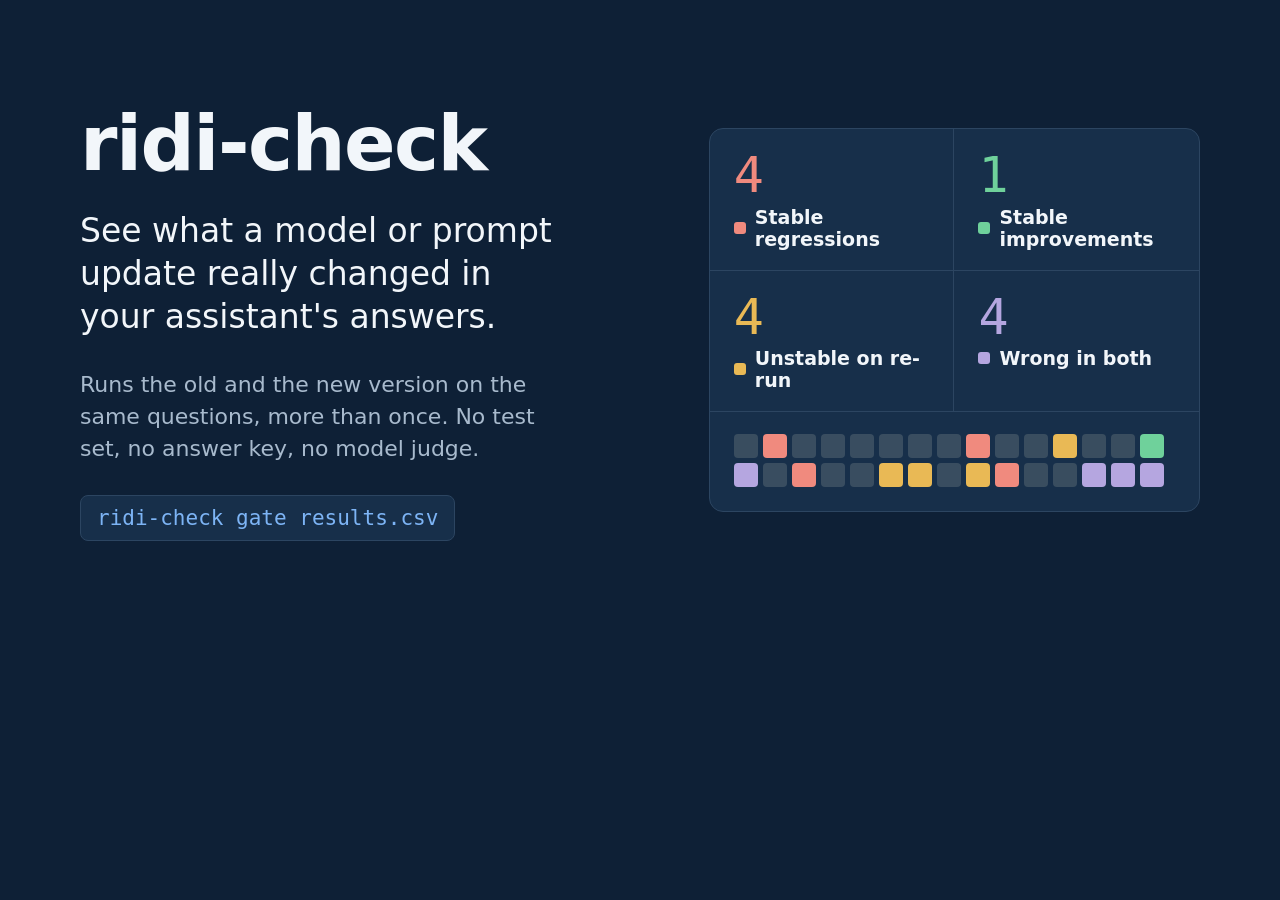
<file: tools/social_preview.html>
<!doctype html>
<html lang="en">
<head>
<meta charset="utf-8">
<title>ridi-check social preview</title>
<style>
/* 1280 x 640, the size GitHub asks for. Rendered to docs/img/social-preview.png by tools/make_screenshots.js.
   The numbers are the ones `ridi-check demo` reports on its synthetic data. */
:root { --bg: #0E2036; --surface: #172F4A; --ink: #F2F6FA; --muted: #A8BACD; --line: #2C4561; --accent: #7DB4F5;
  --reg: #F08A7E; --imp: #6FD19B; --uns: #E9B955; --wrong: #B5A6E0; --ok: #50626F; }
* { box-sizing: border-box; }
html, body { margin: 0; width: 1280px; height: 640px; background: var(--bg); color: var(--ink);
  font-family: "IBM Plex Sans", system-ui, -apple-system, "Segoe UI", "Noto Sans", sans-serif; }
.card { width: 1280px; height: 640px; padding: 72px 80px; display: grid; grid-template-columns: 1.15fr 1fr; gap: 64px; align-items: center; }
h1 { margin: 0 0 22px; font-size: 76px; font-weight: 600; letter-spacing: -0.02em; }
.promise { margin: 0 0 30px; font-size: 33px; line-height: 1.3; color: var(--ink); max-width: 15em; }
.how { margin: 0; font-size: 22px; line-height: 1.45; color: var(--muted); max-width: 22em; }
.cmd { display: inline-block; margin-top: 30px; padding: 10px 16px; border: 1px solid var(--line); border-radius: 8px; background: var(--surface);
  font-family: "IBM Plex Mono", ui-monospace, Menlo, Consolas, monospace; font-size: 21px; color: var(--accent); }
.panel { border: 1px solid var(--line); border-radius: 14px; background: var(--surface); overflow: hidden; }
.tiles { display: grid; grid-template-columns: 1fr 1fr; }
.tile { padding: 20px 24px; border-right: 1px solid var(--line); border-bottom: 1px solid var(--line); }
.tile:nth-child(2n) { border-right: 0; }
.n { font-family: "IBM Plex Mono", ui-monospace, Menlo, Consolas, monospace; font-size: 50px; line-height: 1.05; font-weight: 500; }
.k { font-size: 19px; font-weight: 600; display: flex; align-items: center; gap: 9px; margin-top: 4px; }
.dot { width: 12px; height: 12px; border-radius: 3px; flex: none; }
.strip { display: flex; flex-wrap: wrap; gap: 5px; padding: 22px 24px 24px; }
.cell { width: 24px; height: 24px; border-radius: 4px; }
.reg { color: var(--reg); } .imp { color: var(--imp); } .uns { color: var(--uns); } .wrong { color: var(--wrong); }
.b-reg { background: var(--reg); } .b-imp { background: var(--imp); } .b-uns { background: var(--uns); } .b-wrong { background: var(--wrong); } .b-ok { background: var(--ok); opacity: 0.6; }
</style>
</head>
<body>
<div class="card">
  <div>
    <h1>ridi-check</h1>
    <p class="promise">See what a model or prompt update really changed in your assistant's answers.</p>
    <p class="how">Runs the old and the new version on the same questions, more than once. No test set, no answer key, no model judge.</p>
    <span class="cmd">ridi-check gate results.csv</span>
  </div>
  <div class="panel">
    <div class="tiles">
      <div class="tile"><div class="n reg">4</div><div class="k"><span class="dot b-reg"></span>Stable regressions</div></div>
      <div class="tile"><div class="n imp">1</div><div class="k"><span class="dot b-imp"></span>Stable improvements</div></div>
      <div class="tile"><div class="n uns">4</div><div class="k"><span class="dot b-uns"></span>Unstable on re-run</div></div>
      <div class="tile"><div class="n wrong">4</div><div class="k"><span class="dot b-wrong"></span>Wrong in both</div></div>
    </div>
    <div class="strip" id="strip"></div>
  </div>
</div>
<script>
// One cell per case of the demo, in file order.
const states = "ok reg ok ok ok ok ok ok reg ok ok uns ok ok imp wrong ok reg ok ok uns uns ok uns reg ok ok wrong wrong wrong".split(" ");
document.getElementById("strip").innerHTML = states.map((s) => '<span class="cell b-' + s + '"></span>').join("");
</script>
</body>
</html>
</file>
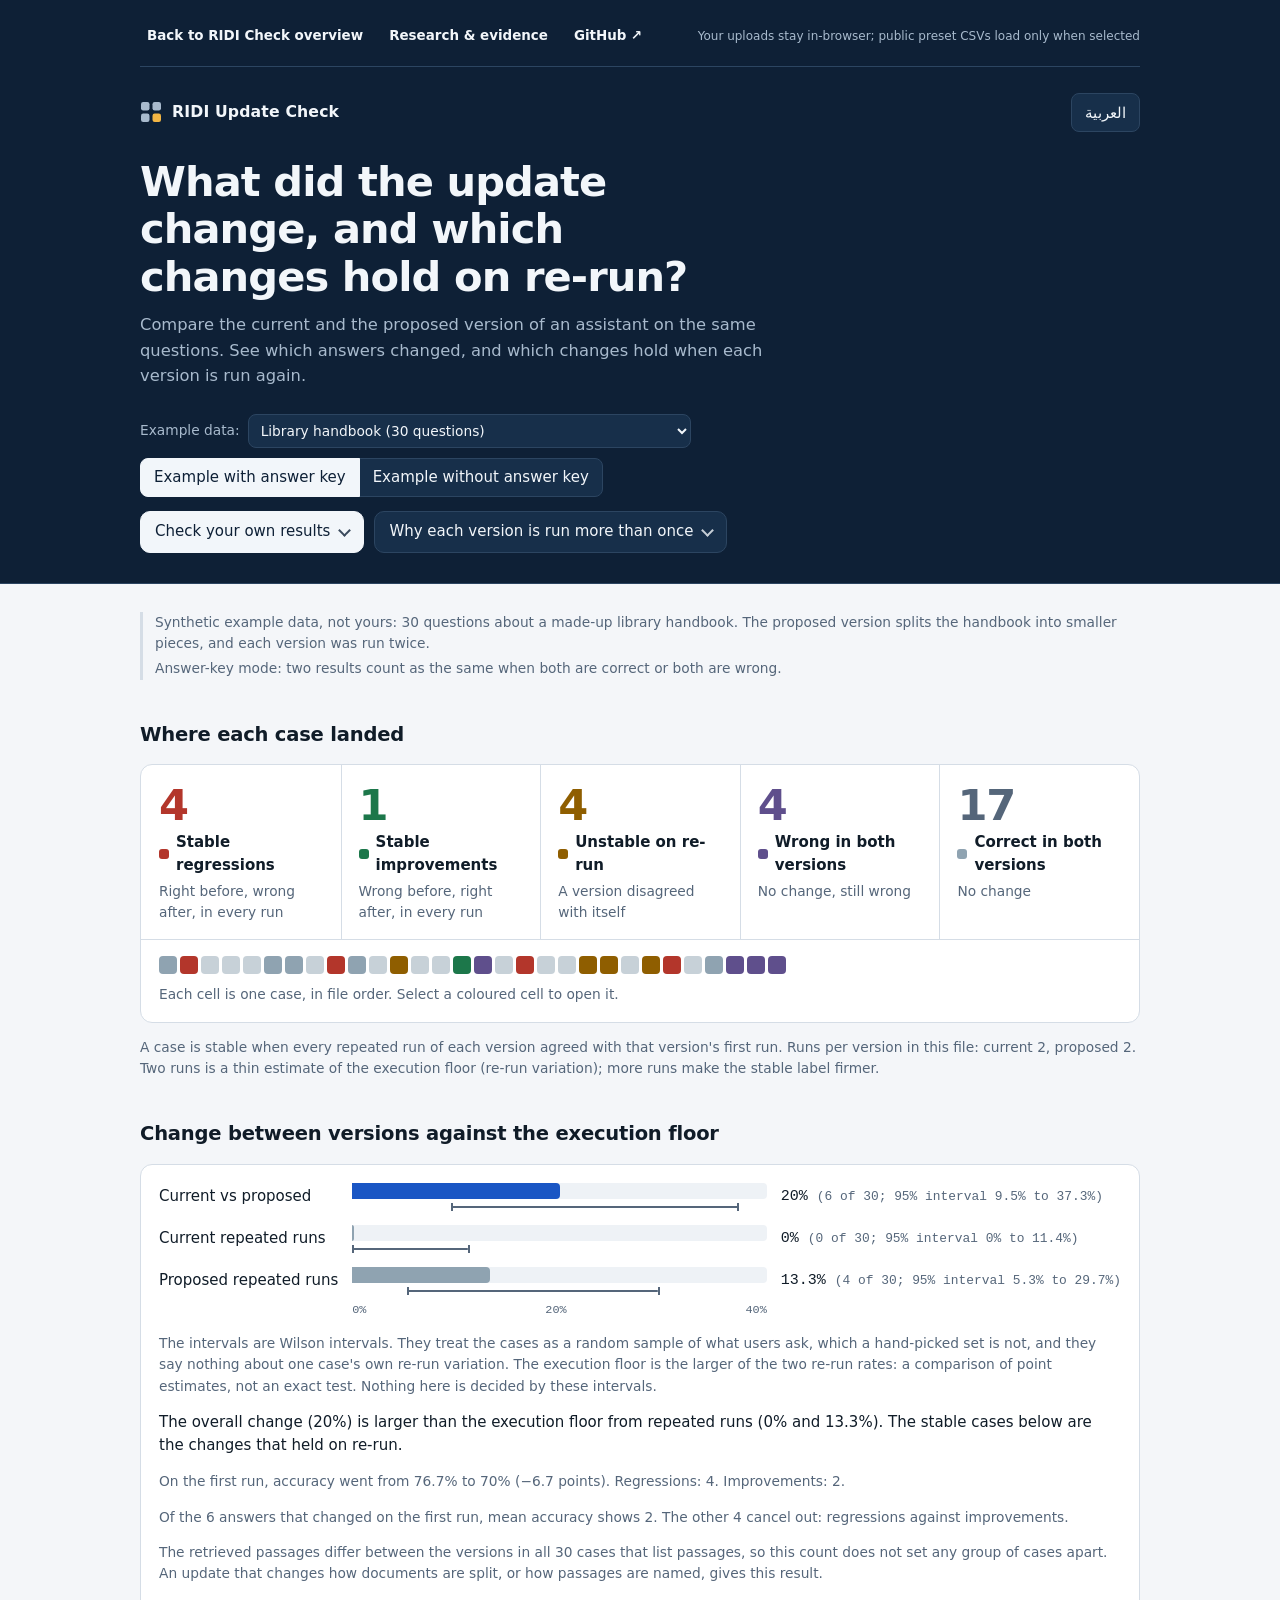
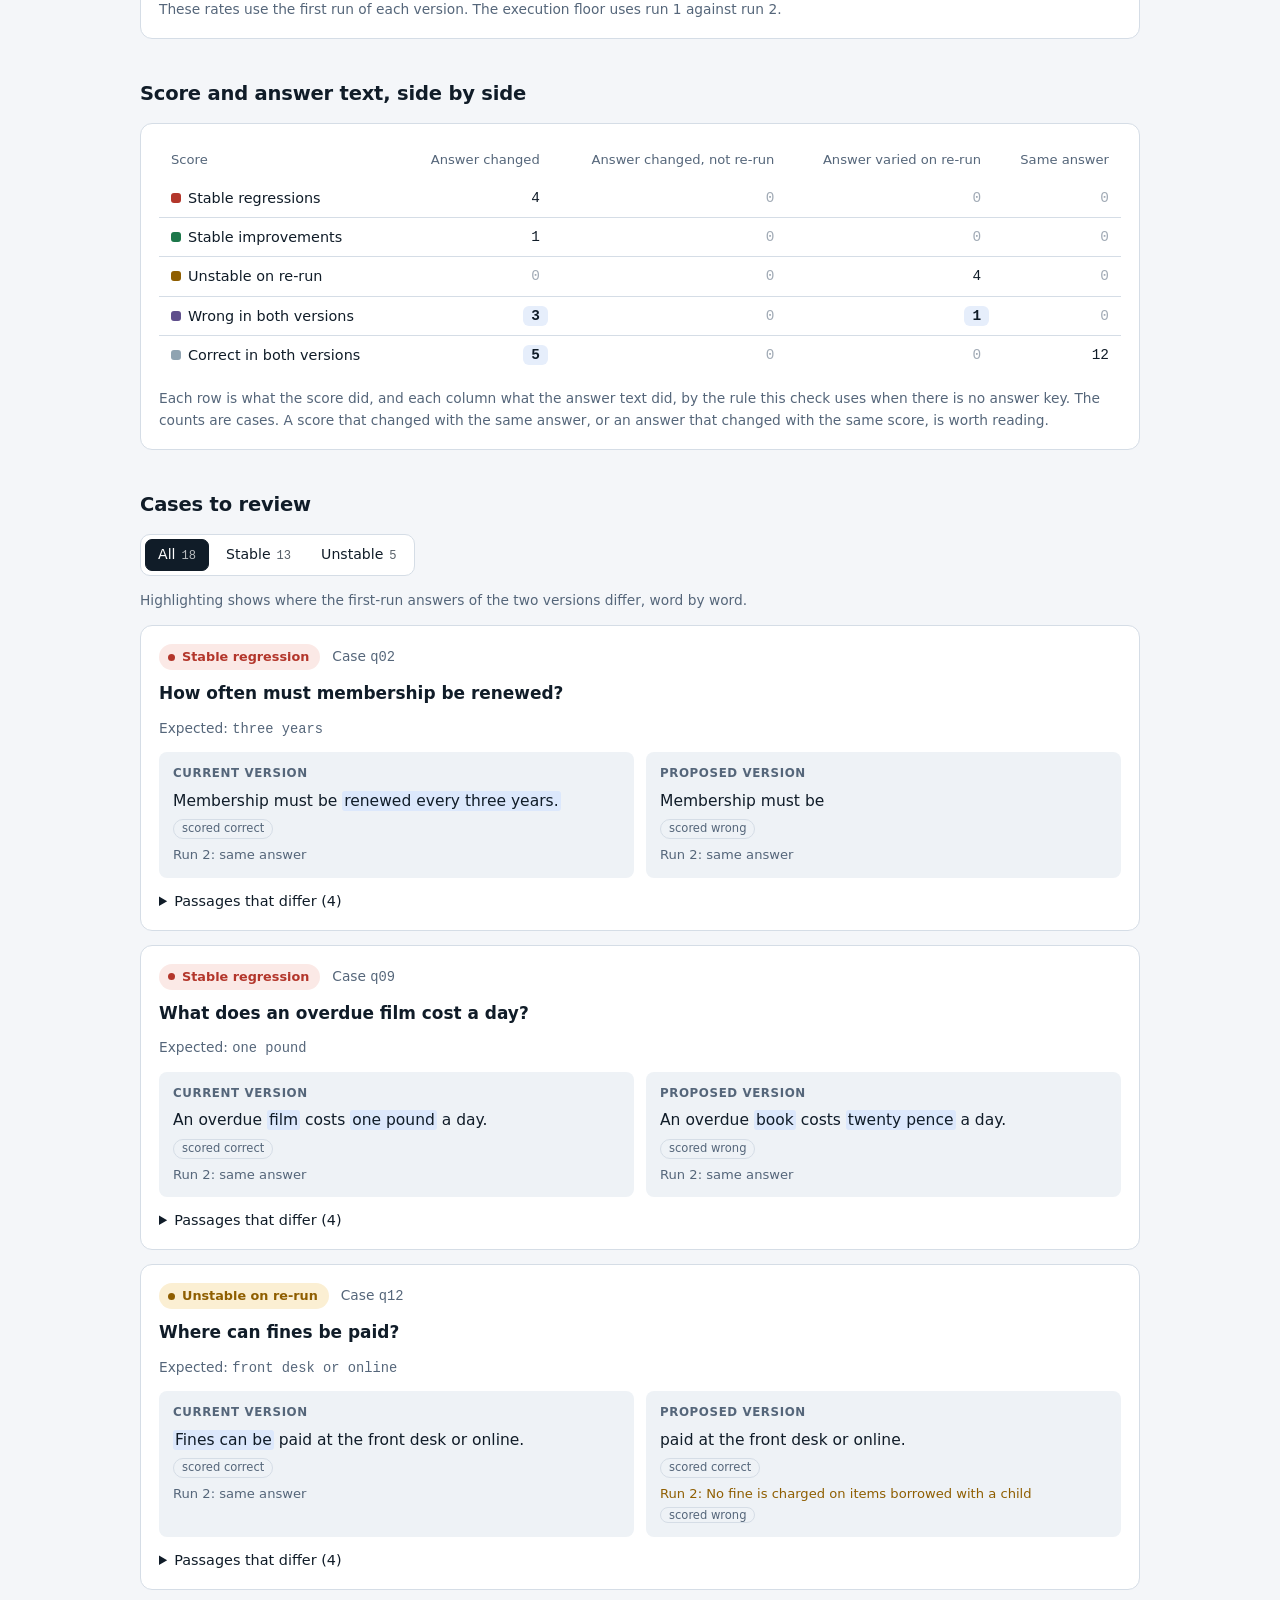
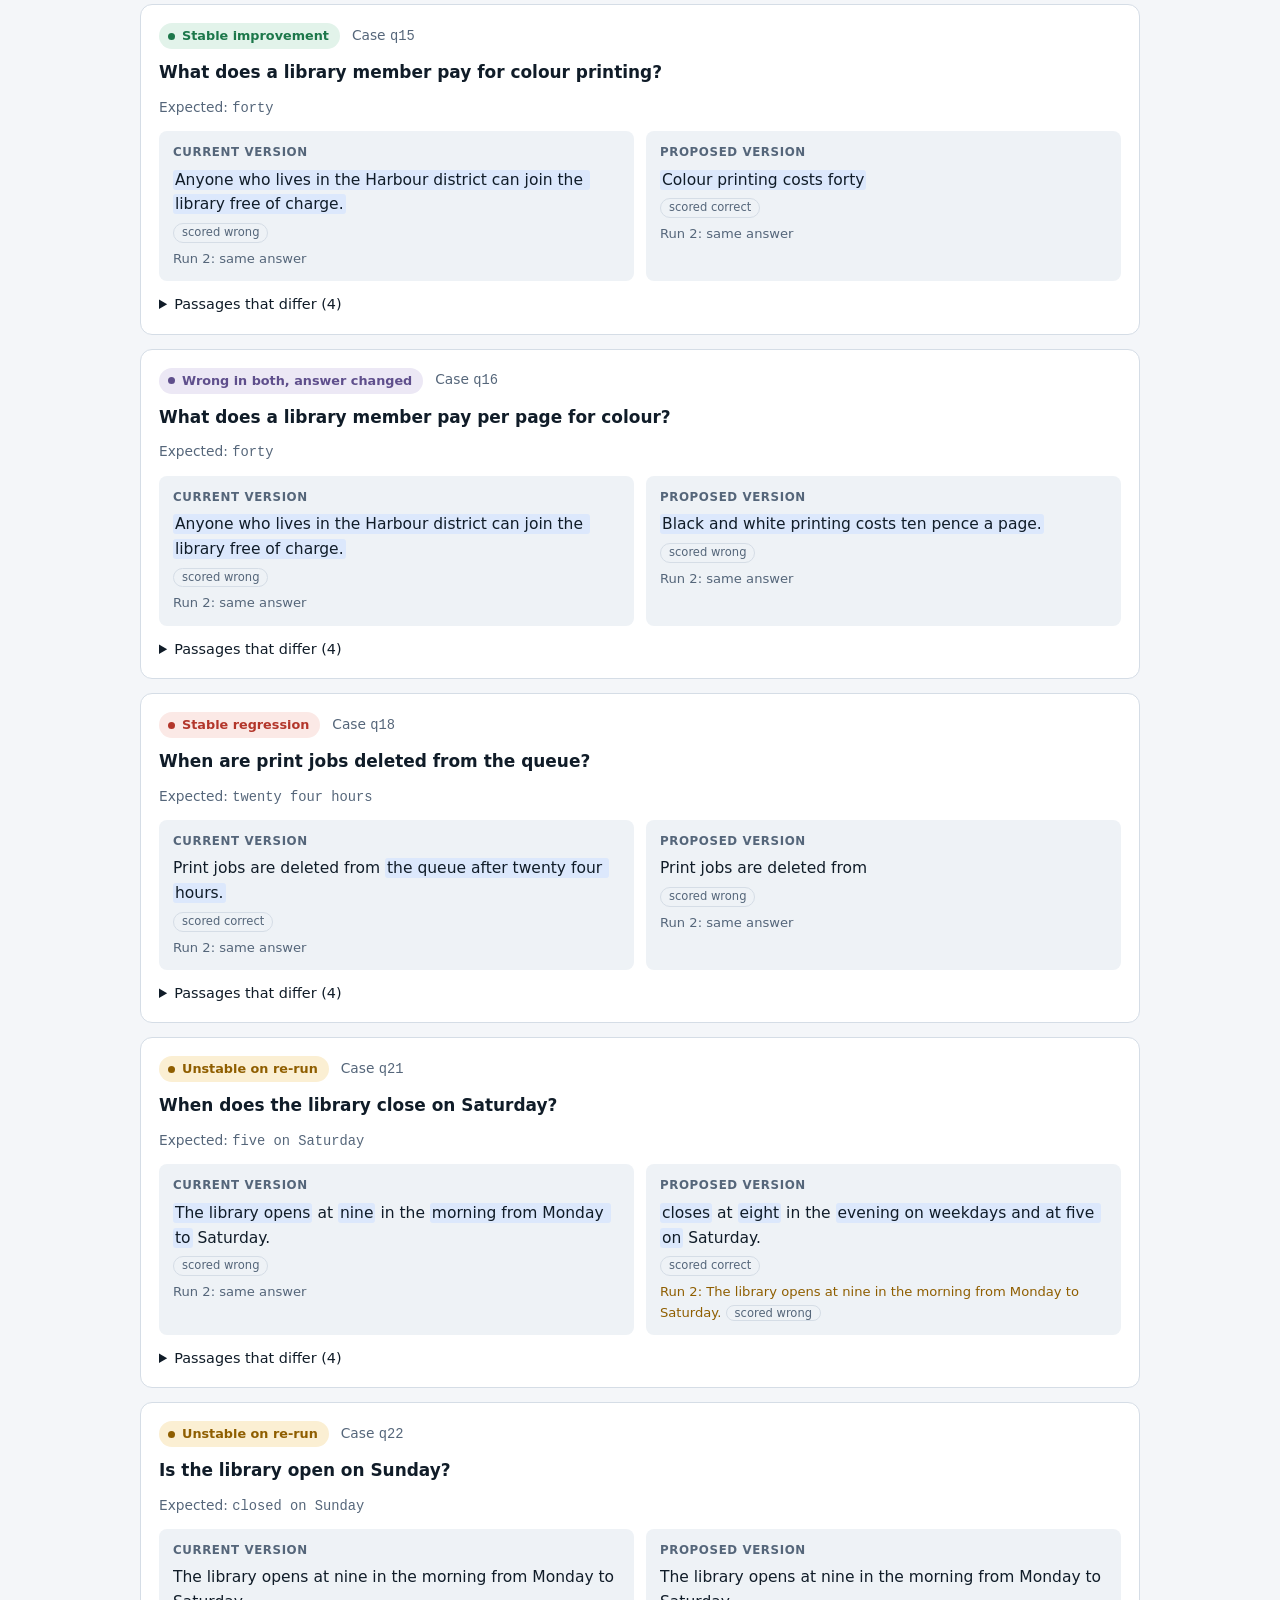
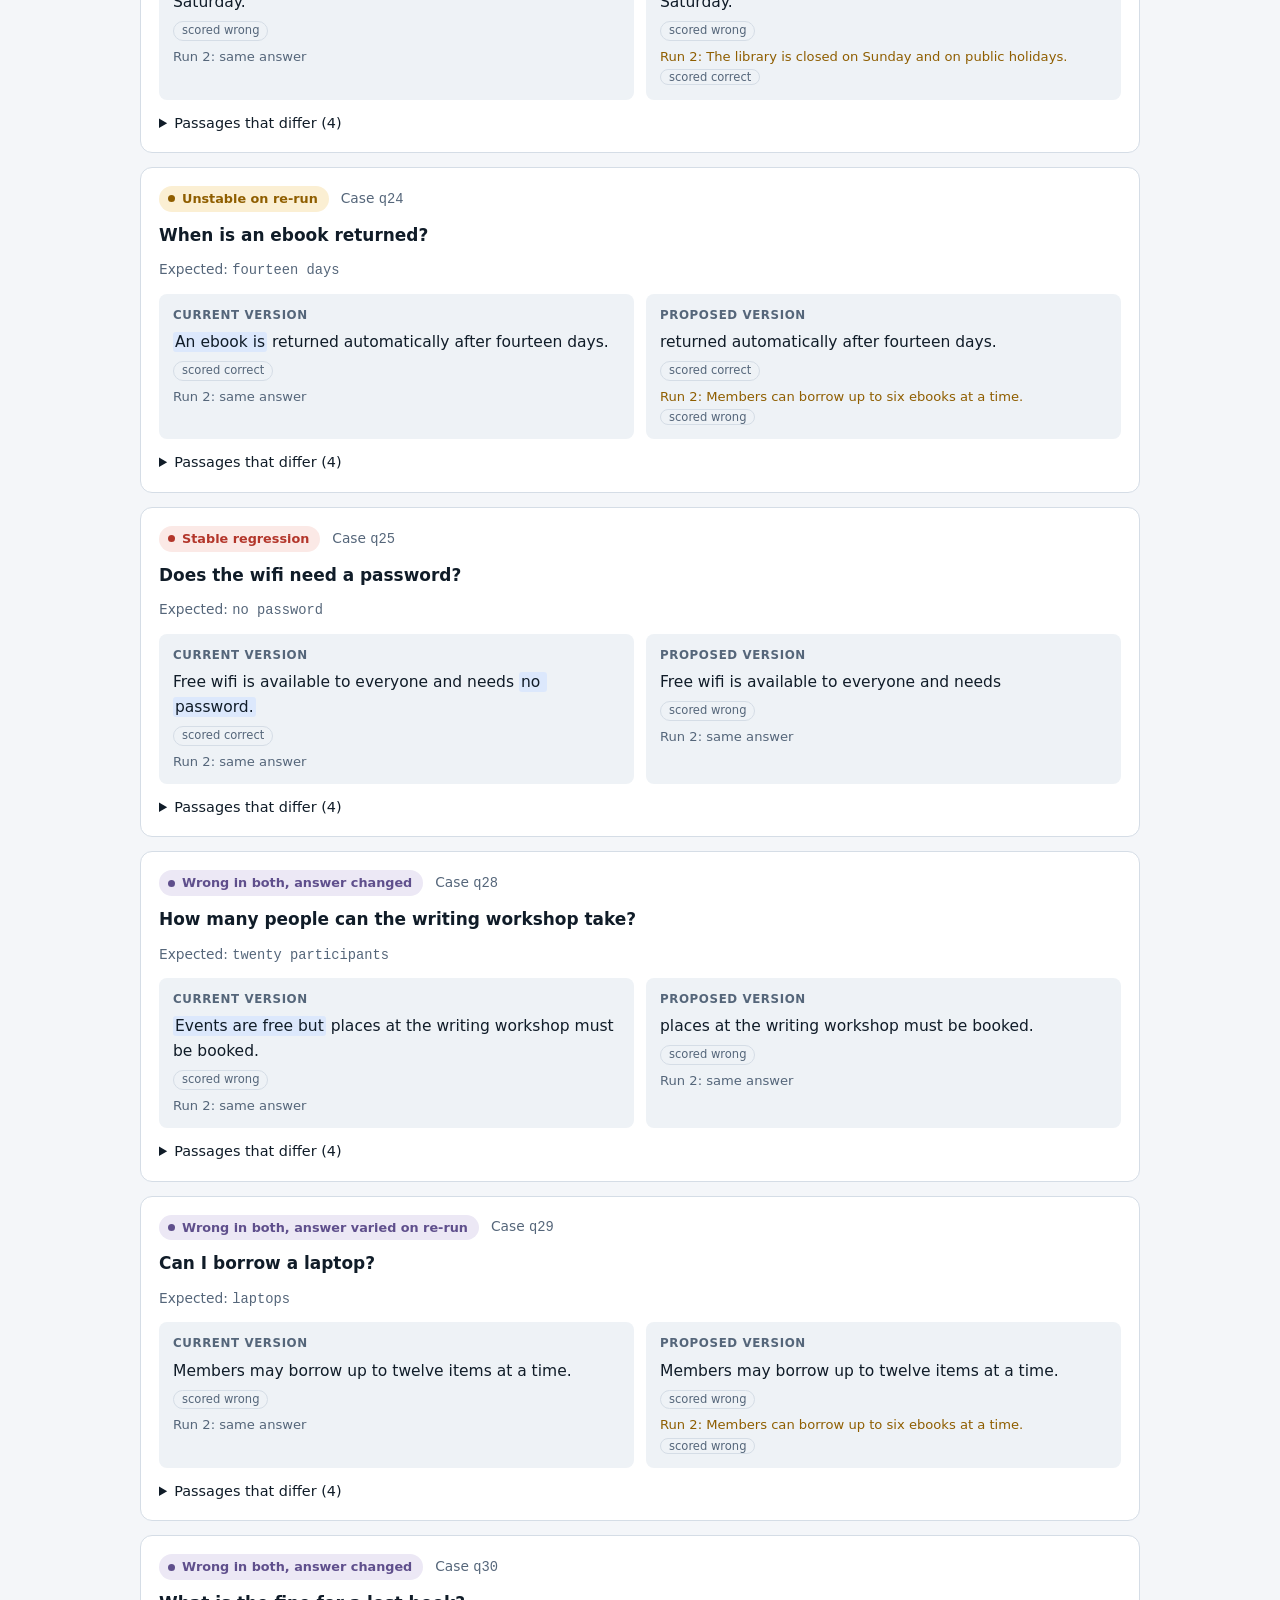
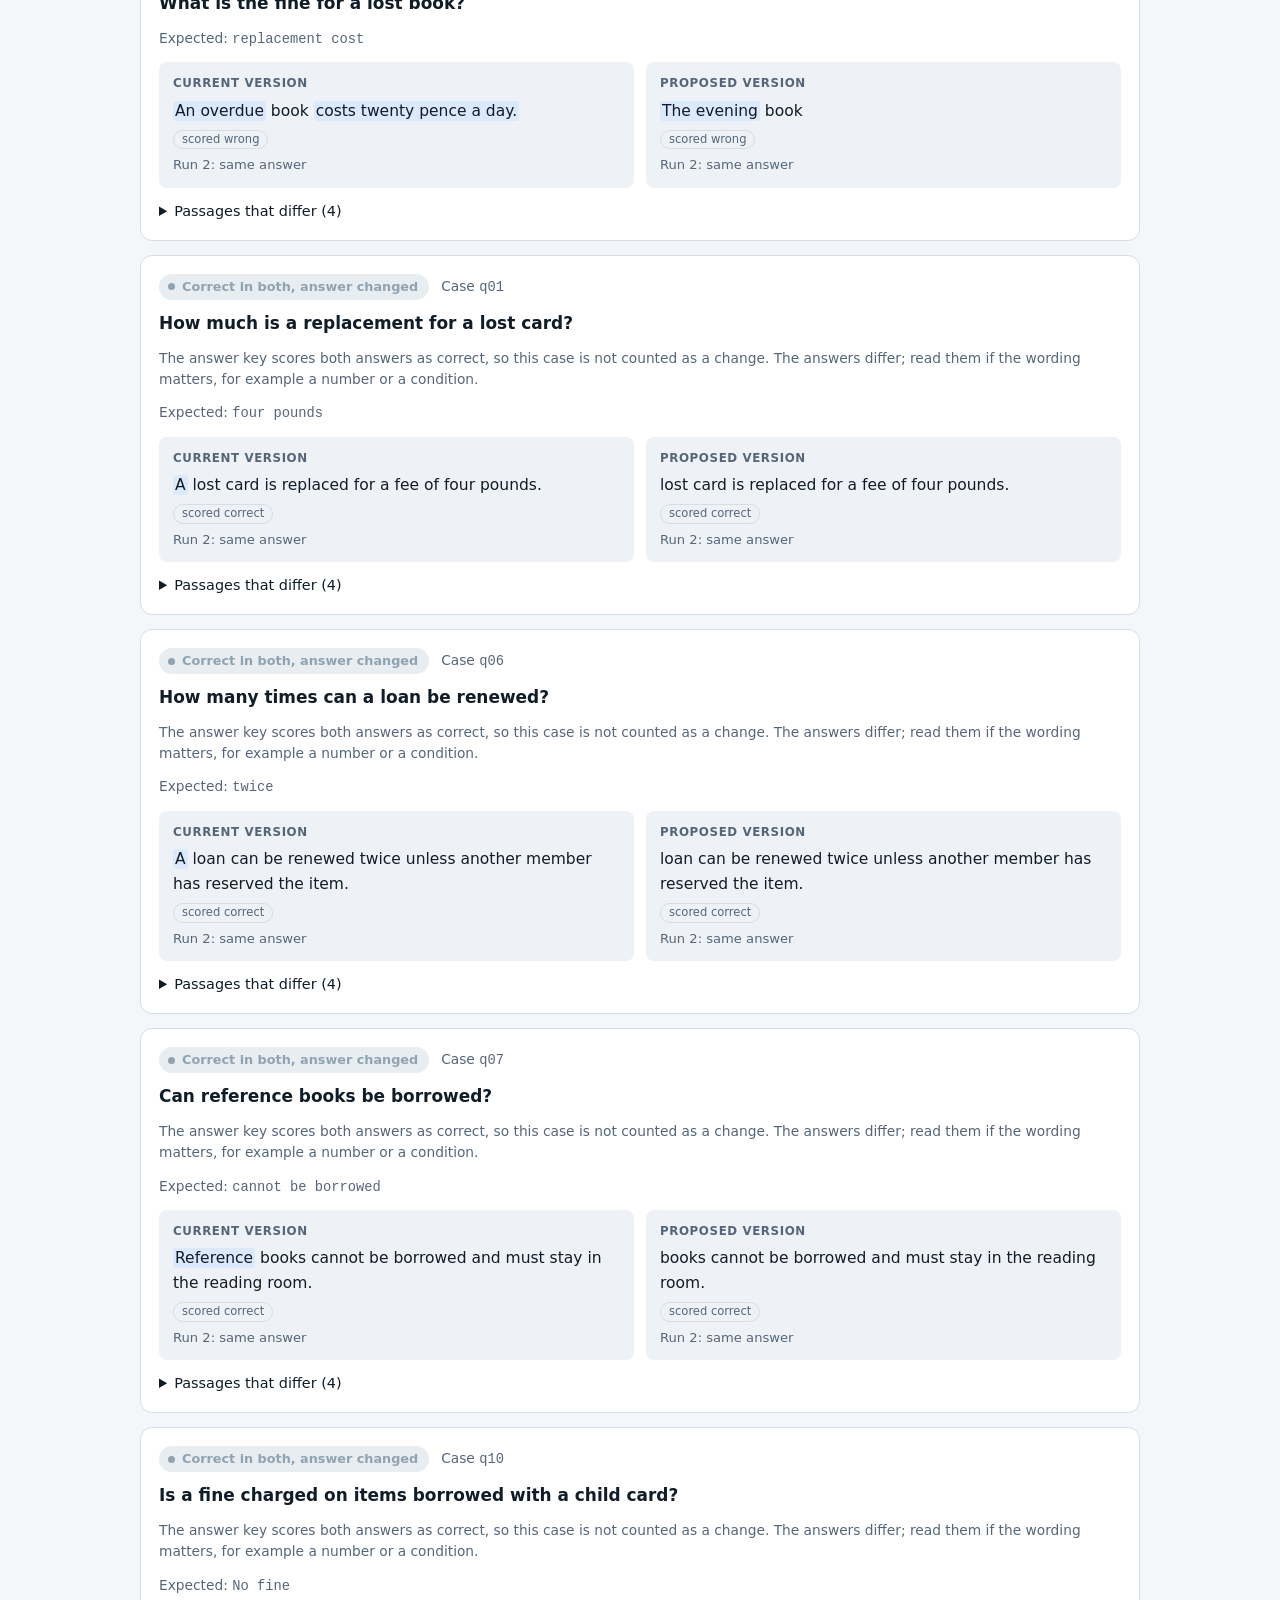
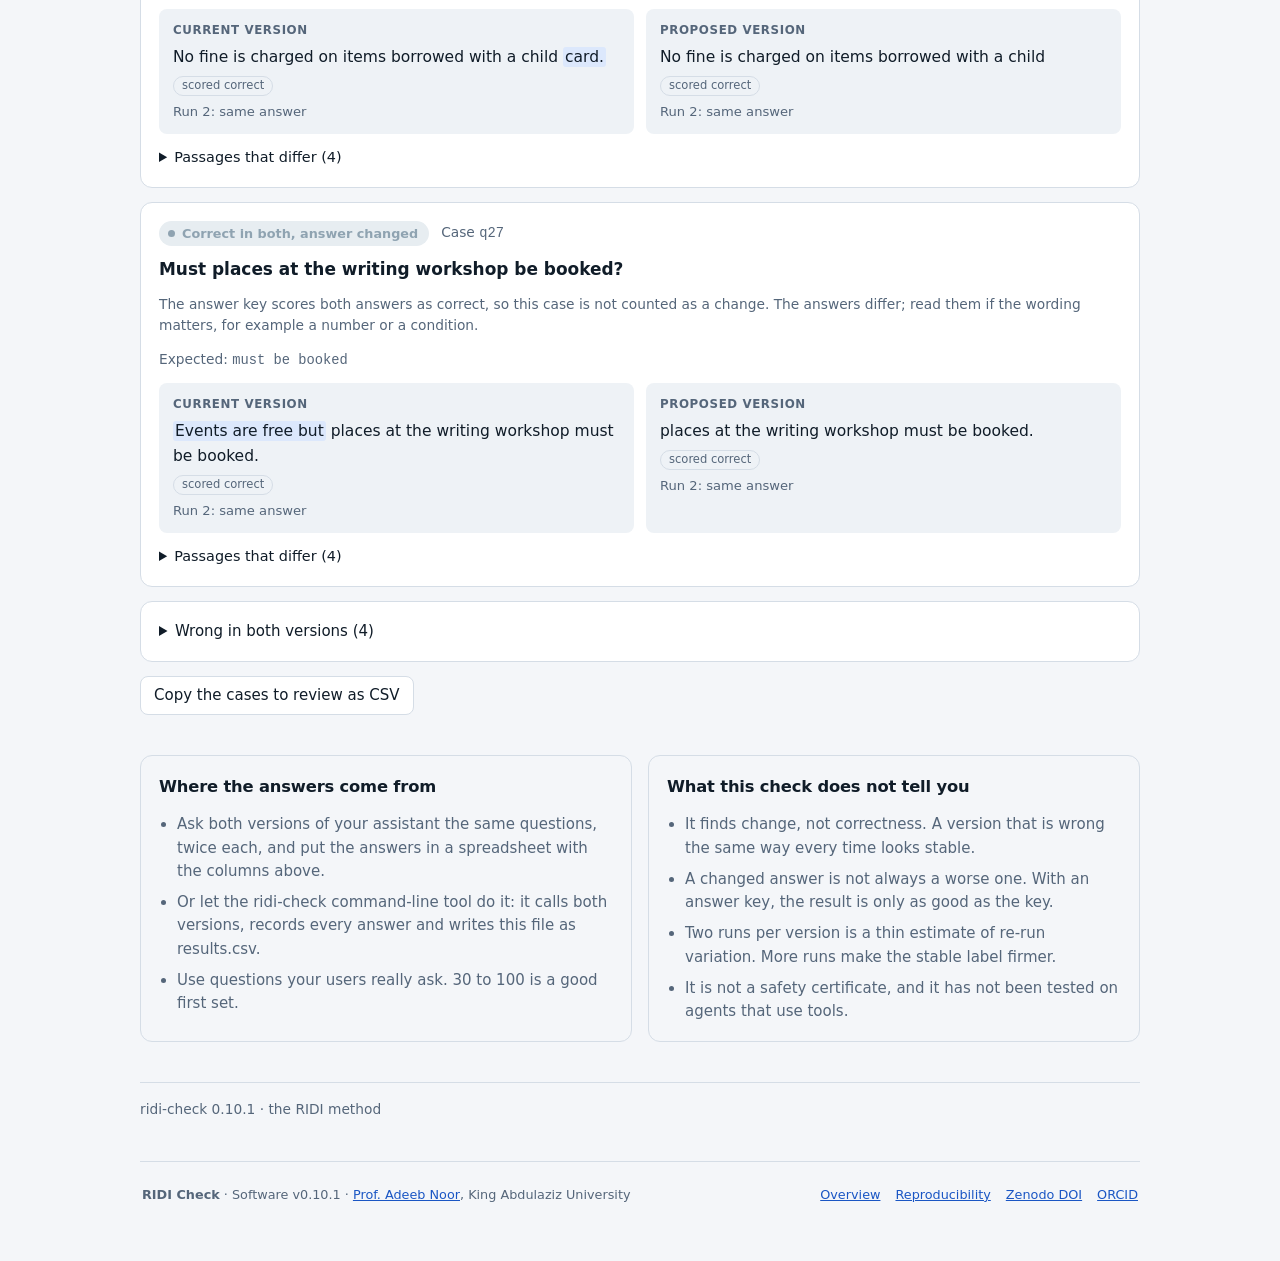
<file: web/ridi-update-check.html>
<!doctype html>
<html lang="en">
<head>
<meta charset="utf-8">
<meta name="viewport" content="width=device-width, initial-scale=1, viewport-fit=cover">
<!--page-->
<title>RIDI Update Check</title>
<meta name="claude:viewport-fit-sides" content="cover">
<style>
/* Layout: an ink band names the page and holds what the reader sets. Under it, one working column: the
   ledger of case states with its one-cell-per-case strip, change against re-run variation on one scale,
   then the cases to review. No network: fonts are the reader's own. */
:root {
  --bg: #F4F6F9; --surface: #FFFFFF; --sunken: #EEF2F6; --ink: #101C28; --muted: #55667A; --line: #D5DDE6;
  --accent: #1A56C4; --accent-ink: #FFFFFF; --accent-bg: #E6EEFB; --mark: #DCE8FC;
  --band: #0E2036; --band-ink: #F2F6FA; --band-muted: #A8BACD; --band-line: #2C4561; --band-control: #172F4A;
  --signal: #F2B544;
  --reg: #B3362B; --reg-bg: #FBE9E6; --imp: #1C774A; --imp-bg: #E2F3EA;
  --uns: #8F5E00; --uns-bg: #FBEFD3; --wrong: #5F4F8C; --wrong-bg: #ECE8F5;
  --ok: #8FA3B1; --ok-bg: #E7EDF1; --inc: #4B5A66; --inc-bg: #E1E6EA;
  --text: "IBM Plex Sans", "IBM Plex Sans Arabic", system-ui, -apple-system, "Segoe UI", "Noto Sans", "Noto Sans Arabic", Tahoma, sans-serif;
  --data: "IBM Plex Mono", ui-monospace, "SFMono-Regular", Menlo, Consolas, "Noto Sans Mono", monospace;
}
@media (prefers-color-scheme: dark) {
  :root:not([data-theme="light"]) {
    --bg: #0B1219; --surface: #131D27; --sunken: #0F1820; --ink: #E6EDF4; --muted: #93A4B5; --line: #263443;
    --accent: #7DB4F5; --accent-ink: #07121D; --accent-bg: #16283F; --mark: #1F3A60;
    --band: #101B28; --band-ink: #F2F6FA; --band-muted: #A8BACD; --band-line: #24364A; --band-control: #18273A;
    --signal: #F2B544;
    --reg: #F08A7E; --reg-bg: #3A1C19; --imp: #6FD19B; --imp-bg: #15301F;
    --uns: #E9B955; --uns-bg: #36290E; --wrong: #B5A6E0; --wrong-bg: #262038;
    --ok: #50626F; --ok-bg: #1D2831; --inc: #A9B6C0; --inc-bg: #25313B; color-scheme: dark;
  }
}
:root[data-theme="dark"] {
  --bg: #0B1219; --surface: #131D27; --sunken: #0F1820; --ink: #E6EDF4; --muted: #93A4B5; --line: #263443;
  --accent: #7DB4F5; --accent-ink: #07121D; --accent-bg: #16283F; --mark: #1F3A60;
  --band: #101B28; --band-ink: #F2F6FA; --band-muted: #A8BACD; --band-line: #24364A; --band-control: #18273A;
  --signal: #F2B544;
  --reg: #F08A7E; --reg-bg: #3A1C19; --imp: #6FD19B; --imp-bg: #15301F;
  --uns: #E9B955; --uns-bg: #36290E; --wrong: #B5A6E0; --wrong-bg: #262038;
  --ok: #50626F; --ok-bg: #1D2831; --inc: #A9B6C0; --inc-bg: #25313B; color-scheme: dark;
}
* { box-sizing: border-box; }
html { -webkit-text-size-adjust: 100%; }
body { margin: 0; background: var(--bg); color: var(--ink); font-family: var(--text); font-size: 15px; line-height: 1.55; }
.wrap { max-width: 1040px; margin-inline: auto;
  padding-left: max(20px, env(safe-area-inset-left, 0px)); padding-right: max(20px, env(safe-area-inset-right, 0px)); }
.page { padding-block: 28px 64px; display: flex; flex-direction: column; gap: 40px; }
h1, h2, h3, p { margin: 0; }
h2 { font-size: 1.22rem; font-weight: 600; letter-spacing: -0.01em; text-wrap: balance; }
[dir="rtl"] h2, [dir="rtl"] .headline { letter-spacing: 0; }
.muted { color: var(--muted); }
.small { font-size: 0.86rem; }
.num { font-family: var(--data); font-variant-numeric: tabular-nums; }

/* the band */
.band { background: var(--band); color: var(--band-ink); border-bottom: 1px solid var(--band-line); }
.band .wrap { padding-block: 22px 30px; display: flex; flex-direction: column; gap: 26px; }
header.top { display: flex; gap: 12px 24px; align-items: center; justify-content: space-between; }
.brand { display: flex; align-items: center; gap: 10px; min-width: 0; }
.brand .logo { flex: none; color: var(--band-muted); }
.brand h1 { font-size: 0.98rem; font-weight: 600; letter-spacing: 0.01em; }
.lead { display: flex; flex-direction: column; gap: 12px; max-width: 46rem; min-width: 0; }
.headline { font-size: clamp(1.65rem, 1.15rem + 2.4vw, 2.6rem); line-height: 1.14; font-weight: 600; letter-spacing: -0.022em; text-wrap: balance; }
.band .tagline { color: var(--band-muted); font-size: 1.02rem; max-width: 40rem; }
.band .meta { color: var(--band-muted); display: flex; flex-direction: column; gap: 3px; overflow-wrap: anywhere; }

button { font: inherit; font-weight: 500; color: var(--ink); background: var(--surface); border: 1px solid var(--line);
  border-radius: 8px; padding: 7px 13px; cursor: pointer; transition: border-color 0.12s, background-color 0.12s, color 0.12s; }
button:hover { border-color: var(--accent); }
/* The language button shows the name of the other language. When that name is Arabic, its own stack names
   the Arabic fonts that systems ship; with none of them the browser still uses any font that has the letters. */
#lang[lang="ar"] { font-family: "IBM Plex Sans Arabic", "Segoe UI", Tahoma, "Noto Sans Arabic", "Noto Naskh Arabic", "Geeza Pro", Arial, sans-serif; }
button:focus-visible, textarea:focus-visible, summary:focus-visible, .cell:focus-visible {
  outline: 2px solid var(--accent); outline-offset: 2px; }
button[aria-pressed="true"] { background: var(--accent); color: var(--accent-ink); border-color: var(--accent); }
/* controls that sit on the band itself */
.band header button, .band .source button, .band .source select { color: var(--band-ink); background: var(--band-control); border-color: var(--band-line); }
.band header button:hover, .band .source button:hover, .band .source select:hover { border-color: var(--band-muted); }
.band header button:focus-visible, .band .source button:focus-visible, .band .source select:focus-visible, .band details:not([open]) > summary:focus-visible { outline-color: var(--band-ink); }
.band .source button[aria-pressed="true"] { background: var(--band-ink); color: var(--band); border-color: var(--band-ink); }
.row { display: flex; flex-wrap: wrap; gap: 8px; align-items: center; }
textarea { font-family: var(--data); font-size: 0.82rem; width: 100%; min-height: 110px; padding: 10px; color: var(--ink);
  background: var(--sunken); border: 1px solid var(--line); border-radius: 8px; resize: vertical; }
code { font-family: var(--data); font-size: 0.86em; background: var(--sunken); padding: 1px 5px; border-radius: 4px; overflow-wrap: anywhere; }
.note { border-inline-start: 3px solid var(--line); padding-inline-start: 12px; display: flex; flex-direction: column; gap: 4px; overflow-wrap: anywhere; }
main { display: flex; flex-direction: column; gap: 40px; min-width: 0; }
section { display: flex; flex-direction: column; gap: 14px; min-width: 0; }
.panel { border: 1px solid var(--line); border-radius: 12px; background: var(--surface); padding: 18px; display: flex; flex-direction: column; gap: 14px; }

/* the ledger: one tile for each state, and one cell for each case */
.board { border: 1px solid var(--line); border-radius: 12px; background: var(--surface); overflow: hidden; }
.ledger { display: grid; grid-template-columns: repeat(auto-fit, minmax(170px, 1fr)); gap: 0; overflow: hidden; }
.tile { padding: 18px 18px 16px; display: flex; flex-direction: column; gap: 3px; border-inline-end: 1px solid var(--line); border-bottom: 1px solid var(--line); margin: 0 -1px -1px 0; min-width: 0; }
[dir="rtl"] .tile { margin: 0 0 -1px -1px; }
.tile .n { font-variant-numeric: tabular-nums; font-size: 2.7rem; font-weight: 600; line-height: 1.05; letter-spacing: -0.03em; }
.tile .k { font-weight: 600; display: flex; align-items: center; gap: 7px; }
.dot { width: 10px; height: 10px; border-radius: 3px; flex: none; }
.s-reg { --c: var(--reg); --cb: var(--reg-bg); } .s-imp { --c: var(--imp); --cb: var(--imp-bg); }
.s-uns { --c: var(--uns); --cb: var(--uns-bg); } .s-wrong { --c: var(--wrong); --cb: var(--wrong-bg); }
.s-ok { --c: var(--ok); --cb: var(--ok-bg); } .s-chg { --c: var(--accent); --cb: var(--accent-bg); }
.s-inc { --c: var(--inc); --cb: var(--inc-bg); }
.dot, .cell { background: var(--c); }
.tile .n { color: var(--c); } .tile.s-ok .n { color: var(--muted); }
.map { border-top: 1px solid var(--line); padding: 16px 18px; display: flex; flex-direction: column; gap: 10px; }
.strip { display: flex; flex-wrap: wrap; gap: 3px; }
.cell { width: 18px; height: 18px; border-radius: 4px; border: 0; padding: 0; cursor: default; }
button.cell { cursor: pointer; transition: transform 0.12s; } button.cell:hover { outline: 2px solid var(--ink); outline-offset: 1px; transform: scale(1.15); }
.cell.open { opacity: 0.5; }
.bar { display: flex; height: 18px; border-radius: 4px; overflow: hidden; gap: 2px; }
.bar .seg { background: var(--c); min-width: 3px; }
.more { margin-top: 4px; }

/* change against re-run variation: one scale, each rate with its interval under it */
.bars { display: grid; grid-template-columns: max-content minmax(0, 1fr) max-content; gap: 14px 14px; align-items: center; }
.bars .lab { min-width: 0; font-weight: 500; }
.bars .plot { display: flex; flex-direction: column; gap: 4px; min-width: 40px; }
.bars .track { height: 16px; background: var(--sunken); border-radius: 4px; position: relative; }
.bars .fill { position: absolute; inset-block: 0; inset-inline-start: 0; border-start-end-radius: 4px; border-end-end-radius: 4px; background: var(--ok); min-width: 2px; }
.bars .fill.main { background: var(--accent); }
.bars .lane { height: 8px; position: relative; }
.bars .ci { position: absolute; inset-block: 0; border-inline: 2px solid var(--muted); min-width: 4px;
  background: linear-gradient(var(--muted), var(--muted)) center / 100% 2px no-repeat; }
.bars .axis { grid-column: 2; display: flex; justify-content: space-between; font-size: 0.74rem; color: var(--muted); margin-top: -8px; }
.bars .val .muted { font-size: 0.86em; }

.filters { display: inline-flex; flex-wrap: wrap; gap: 4px; padding: 4px; border: 1px solid var(--line); border-radius: 10px; background: var(--surface); align-self: flex-start; }
.filters button { padding: 4px 12px; font-size: 0.88rem; border-color: transparent; background: none; border-radius: 7px; }
.filters button:hover { background: var(--sunken); }
.filters button[aria-pressed="true"] { background: var(--ink); color: var(--surface); border-color: var(--ink); }
.filters .count { font-family: var(--data); font-size: 0.86em; opacity: 0.7; margin-inline-start: 6px; }
.cards { display: flex; flex-direction: column; gap: 14px; }
.card { border: 1px solid var(--line); border-radius: 12px; background: var(--surface); padding: 18px; display: flex; flex-direction: column; gap: 12px;
  scroll-margin-top: 16px; }
.card[hidden] { display: none; }
.card .head { display: flex; flex-wrap: wrap; gap: 8px 12px; align-items: center; }
.pill { font-size: 0.8rem; font-weight: 600; color: var(--c); background: var(--cb); border-radius: 999px; padding: 3px 11px 3px 9px; display: inline-flex; align-items: center; gap: 7px; }
.pill::before { content: ""; width: 7px; height: 7px; border-radius: 50%; background: var(--c); flex: none; }
.card .q { font-size: 1.06rem; font-weight: 600; line-height: 1.4; overflow-wrap: anywhere; }
.pair { display: grid; grid-template-columns: repeat(auto-fit, minmax(260px, 1fr)); gap: 12px; }
.side { background: var(--sunken); border-radius: 8px; padding: 12px 14px; display: flex; flex-direction: column; gap: 6px; min-width: 0; }
.side .lbl { font-size: 0.74rem; font-weight: 600; letter-spacing: 0.05em; text-transform: uppercase; color: var(--muted); }
[dir="rtl"] .side .lbl { letter-spacing: 0; }
.side .ver { font-size: 0.8rem; color: var(--muted); overflow-wrap: anywhere; }
.side .ans { font-size: 0.97rem; line-height: 1.6; overflow-wrap: anywhere; white-space: pre-wrap; max-height: 18em; overflow-y: auto; }
mark { background: var(--mark); color: inherit; border-radius: 3px; padding: 1px 2px; box-decoration-break: clone; -webkit-box-decoration-break: clone; }
.side .rerun { font-size: 0.82rem; color: var(--muted); overflow-wrap: anywhere; }
.side .rerun.diff { color: var(--uns); }
.side .rerun .num { font-family: var(--text); }
.score { font-size: 0.72rem; border: 1px solid var(--line); color: var(--muted); border-radius: 999px; padding: 0 8px; white-space: nowrap; align-self: flex-start; }
.errs { font-size: 0.84rem; color: var(--muted); overflow-wrap: anywhere; }
details.ctx > summary { cursor: pointer; font-size: 0.9rem; font-weight: 500; }
.ctxgrid { display: grid; grid-template-columns: repeat(auto-fit, minmax(240px, 1fr)); gap: 12px; padding-top: 10px; }
.ctxgrid ul { margin: 0; padding-inline-start: 16px; font-size: 0.84rem; display: flex; flex-direction: column; gap: 3px; }
.ctxgrid li { overflow-wrap: anywhere; }
.tag { font-size: 0.72rem; border: 1px solid var(--wrong); color: var(--wrong); border-radius: 999px; padding: 0 8px; }
.judge { display: flex; flex-wrap: wrap; gap: 6px; align-items: center; border-top: 1px solid var(--line); padding-top: 12px; }
.judge button { padding: 4px 12px; font-size: 0.88rem; }
details.wrongs > summary { cursor: pointer; font-weight: 500; }
details.wrongs ul { margin: 10px 0 0; padding-inline-start: 18px; font-size: 0.9rem; display: flex; flex-direction: column; gap: 4px; }
details.wrongs li { overflow-wrap: anywhere; }
.cross { overflow-x: auto; }
.cross table { border-collapse: collapse; font-size: 0.9rem; min-width: 100%; }
.cross th, .cross td { padding: 8px 12px; border-bottom: 1px solid var(--line); text-align: end; vertical-align: bottom; }
.cross th { font-weight: 500; color: var(--muted); font-size: 0.82rem; }
.cross th[scope="row"], .cross thead th:first-child { text-align: start; }
.cross th[scope="row"] { color: var(--ink); font-size: 0.9rem; white-space: nowrap; }
.cross td { font-family: var(--data); font-variant-numeric: tabular-nums; }
.cross .dot { display: inline-block; margin-inline-end: 7px; }
.cross td.zero { color: var(--muted); opacity: 0.55; }
.cross td.read span { background: var(--accent-bg); color: var(--ink); font-weight: 600; border-radius: 6px; padding: 2px 8px; margin-inline-end: -8px; }
.cross tr:last-child th, .cross tr:last-child td { border-bottom: 0; }
.closing { display: grid; grid-template-columns: repeat(auto-fit, minmax(300px, 1fr)); gap: 16px; }
.closing section { border: 1px solid var(--line); border-radius: 12px; padding: 18px; }
.closing h2 { font-size: 1.02rem; }
.limits ul, .get ul { margin: 0; padding-inline-start: 18px; display: flex; flex-direction: column; gap: 8px; }
.foot { border-top: 1px solid var(--line); padding-top: 16px; }
.out { display: flex; flex-direction: column; gap: 8px; }
@media (max-width: 560px) {
  .bars { grid-template-columns: minmax(0, 1fr); gap: 4px 0; } .bars .val { margin-bottom: 10px; } .bars .axis { grid-column: 1; margin-top: -4px; }
  .tile .n { font-size: 2.2rem; } .page { gap: 32px; } main { gap: 32px; }
}
@media (prefers-reduced-motion: no-preference) { html { scroll-behavior: smooth; } }
@media (prefers-reduced-motion: reduce) { button, button.cell { transition: none; } button.cell:hover { transform: none; } }
@media print { button, .filters, .out { display: none !important; } body { background: #fff; } .band { background: none; color: #000; border-bottom: 1px solid #999; }
  .band .tagline, .band .meta, .brand .logo { color: #333; } }
/* Inputs of the browser version. The report itself uses the stylesheet of report_template.html. */
.inputs { display: flex; flex-direction: column; gap: 14px; }
.source { gap: 10px 16px; }
.source > label { display: flex; flex-wrap: wrap; align-items: center; gap: 4px 8px; min-width: 0; max-width: 100%; color: var(--band-muted); }
.source > label select { min-width: 0; }
.seg { display: inline-flex; flex-wrap: wrap; }
.seg button { border-radius: 0; }
.seg button + button { margin-inline-start: -1px; }
.seg button:first-child { border-start-start-radius: 8px; border-end-start-radius: 8px; }
.seg button:last-child { border-start-end-radius: 8px; border-end-end-radius: 8px; }
.seg button[aria-pressed="true"] { position: relative; }
select { font: inherit; color: var(--ink); background: var(--surface); border: 1px solid var(--line); border-radius: 8px; padding: 7px 8px; max-width: 100%; }
select:focus-visible { outline: 2px solid var(--accent); outline-offset: 2px; }
/* two disclosures that sit side by side as buttons while closed; an open one takes the whole row as a sheet */
.panels { display: flex; flex-wrap: wrap; gap: 10px; align-items: flex-start; }
details.own { border: 1px solid var(--band-line); border-radius: 10px; background: var(--band-control); color: var(--band-ink); min-width: 0; max-width: 100%; }
details.own > summary { cursor: pointer; padding: 8px 14px; font-weight: 500; list-style: none; display: flex; align-items: center; gap: 10px; border-radius: 9px; }
details.own > summary::-webkit-details-marker { display: none; }
details.own > summary::after { content: ""; width: 7px; height: 7px; border-right: 2px solid currentColor; border-bottom: 2px solid currentColor;
  transform: translateY(-2px) rotate(45deg); flex: none; opacity: 0.8; }
details.own[open] > summary::after { transform: translateY(2px) rotate(-135deg); }
details#own:not([open]) { background: var(--band-ink); color: var(--band); border-color: var(--band-ink); }
details.own[open] { flex-basis: 100%; background: var(--surface); color: var(--ink); border-color: var(--line); }
details.own[open] > summary { font-weight: 600; padding-block: 14px 8px; padding-inline: 18px; }
details.own .body { padding: 4px 18px 18px; display: flex; flex-direction: column; gap: 14px; }
details.own ol { margin: 0; padding-inline-start: 20px; display: flex; flex-direction: column; gap: 8px; max-width: 78ch; }
.drop { border: 1.5px dashed var(--line); border-radius: 10px; background: var(--sunken); padding: 16px; display: flex; flex-wrap: wrap; gap: 10px 14px; align-items: center; }
.drop.over { border-color: var(--accent); background: var(--accent-bg); }
.filebtn { font: inherit; font-weight: 500; color: var(--ink); background: var(--surface); border: 1px solid var(--line); border-radius: 8px; padding: 7px 13px; cursor: pointer;
  position: relative; display: inline-block; }
.filebtn:hover { border-color: var(--accent); }
.filebtn:focus-within { outline: 2px solid var(--accent); outline-offset: 2px; }
.filebtn input { position: absolute; width: 1px; height: 1px; opacity: 0; }
.cols { margin: 0; padding-inline-start: 18px; display: flex; flex-direction: column; gap: 4px; }
.opts { display: grid; grid-template-columns: repeat(auto-fit, minmax(240px, 1fr)); gap: 10px 16px; }
.opts label { display: flex; flex-direction: column; gap: 4px; min-width: 0; }
.msg { border: 1px solid var(--reg); background: var(--reg-bg); color: var(--ink); border-radius: 8px; padding: 10px 12px; overflow-wrap: anywhere; }
.warn { color: var(--uns); }
button.primary { background: var(--accent); color: var(--accent-ink); border-color: var(--accent); padding-inline: 20px; }
button.done { border-color: var(--accent); font-weight: 600; }
/* Only the tool header/footer and add-on data selector are new; existing report CSS stays intact. */
.tool-links{display:flex;align-items:center;gap:12px;flex-wrap:wrap;border-bottom:1px solid var(--band-line);padding:0 0 15px}
.tool-links a{color:var(--band-ink);font-size:.84rem;font-weight:600;text-decoration:none;border-radius:6px;padding:4px 7px}
.tool-links a:hover{text-decoration:underline;color:#9deadd}
.tool-privacy-label{margin-inline-start:auto;font-size:.75rem;color:var(--band-muted)}
.preset-status{font-size:.78rem;color:var(--band-muted);max-width:46rem}
.preset-status:empty{display:none}
.preset-status.error{color:#f3b8aa}
.tool-footer{border-top:1px solid var(--line);padding:23px 2px 10px;display:flex;gap:14px 28px;flex-wrap:wrap;align-items:center;justify-content:space-between;font-size:.8rem;color:var(--muted)}
.tool-footer a{color:var(--accent)}
.tool-footer-links{display:flex;gap:8px 15px;flex-wrap:wrap}
.preset-origin{display:inline-block;color:var(--muted);font-size:.81rem;max-width:70rem}
.preset-origin a{color:var(--accent)}
@media(max-width:600px){.tool-privacy-label{flex-basis:100%;margin-inline-start:0}.tool-footer{align-items:flex-start;flex-direction:column}}
</style>
<!--/page-->
</head>
<body>
<!--page-->
<div id="app">
  <div class="band"><div class="wrap">
    <nav class="tool-links" aria-label="RIDI site navigation">
      <a href="../index.html" id="tool-overview-link">&#8592; RIDI Check overview</a>
      <a href="../research.html" id="tool-research-link">Research &amp; evidence</a>
      <a href="https://github.com/adeebnoor/ridi-check" target="_blank" rel="noopener noreferrer">GitHub &#8599;</a>
      <span class="tool-privacy-label" id="tool-local-label">Your files are processed in this browser</span>
    </nav>
    <header class="top">
      <div class="brand"><svg class="logo" width="22" height="22" viewBox="0 0 22 22" aria-hidden="true"><rect x="1" y="1" width="8.5" height="8.5" rx="2.2" fill="currentColor"/><rect x="12.5" y="1" width="8.5" height="8.5" rx="2.2" fill="currentColor"/><rect x="1" y="12.5" width="8.5" height="8.5" rx="2.2" fill="currentColor"/><rect x="12.5" y="12.5" width="8.5" height="8.5" rx="2.2" fill="var(--signal)"/></svg><h1 id="t-name">RIDI Update Check</h1></div>
      <button type="button" id="lang" lang="ar">العربية</button>
    </header>
    <div class="lead">
      <p class="headline" id="t-headline"></p>
      <p class="tagline" id="t-tagline"></p>
    </div>
    <div class="inputs">
      <div class="row source">
        <label for="sample-set" class="small"><span id="t-set-label"></span>
          <select id="sample-set" aria-describedby="preset-status"><option value="library" id="opt-set-library"></option><option value="medicines" id="opt-set-medicines"></option><option value="qwen_config" id="opt-set-qwen-config"></option><option value="qwen_swap" id="opt-set-qwen-swap"></option></select></label>
        <p id="preset-status" class="small preset-status" role="status" aria-live="polite"></p>
        <div class="seg">
          <button type="button" id="btn-sample-key" aria-pressed="true"></button>
          <button type="button" id="btn-sample-nokey" aria-pressed="false"></button>
        </div>
      </div>
      <div class="panels">
        <details class="own" id="own" data-k="own">
          <summary id="t-own"></summary>
          <div class="body">
            <p class="small muted" id="t-privacy"></p>
            <div class="drop" id="drop">
              <label class="filebtn" for="file"><span id="t-choose"></span><input type="file" id="file" accept=".csv,.tsv,.txt,text/csv,text/plain,text/tab-separated-values"></label>
              <span class="small muted" id="t-drop"></span>
            </div>
            <label for="paste" class="small" id="t-paste"></label>
            <textarea id="paste" spellcheck="false" dir="ltr"></textarea>
            <div>
              <p class="small" id="t-opts" style="font-weight:600"></p>
              <div class="opts small">
                <label for="mode"><span id="t-mode-label"></span>
                  <select id="mode"><option value="auto" id="opt-auto"></option><option value="nokey" id="opt-nokey"></option></select></label>
                <label for="sim"><span id="t-sim-label"></span>
                  <select id="sim"><option value="1" id="opt-sim1"></option><option value="0.9" id="opt-sim90"></option><option value="0.75" id="opt-sim75"></option></select></label>
              </div>
            </div>
            <div class="row"><button type="button" class="primary" id="btn-run"></button></div>
            <div>
              <p class="small" id="t-format" style="font-weight:600"></p>
              <p class="small muted" id="t-cols-note"></p>
              <ul class="cols small" id="t-cols"></ul>
            </div>
          </div>
        </details>
        <details class="own" id="why" data-k="why">
          <summary id="t-why"></summary>
          <div class="body"><ol class="small" id="t-why-list"></ol></div>
        </details>
      </div>
      <p class="msg" id="err" role="alert" hidden></p>
    </div>
  </div></div>

  <div class="wrap page">
    <div class="small muted note" id="source-note"></div>
    <main id="report"></main>
    <div class="closing">
      <section class="get">
        <h2 id="t-get"></h2>
        <ul class="muted" id="t-get-list"></ul>
      </section>
      <section class="limits">
        <h2 id="t-limits"></h2>
        <ul class="muted" id="t-limit-list"></ul>
      </section>
    </div>
    <p class="small muted foot">ridi-check 0.10.1 · the RIDI method</p>
    <footer class="tool-footer" aria-label="RIDI credits and references">
      <div><strong>RIDI Check</strong> · Software v0.10.1 ·
        <a href="https://adeebnoor.github.io/" target="_blank" rel="noopener noreferrer">Prof. Adeeb Noor</a>,
        King Abdulaziz University</div>
      <div class="tool-footer-links">
        <a href="../index.html" id="tool-footer-overview">Overview</a>
        <a href="../reproducibility.html">Reproducibility</a>
        <a href="https://doi.org/10.5281/zenodo.24193754" target="_blank" rel="noopener noreferrer">Zenodo DOI</a>
        <a href="https://orcid.org/0000-0002-8251-1853" target="_blank" rel="noopener noreferrer">ORCID</a>
      </div>
    </footer>
  </div>
</div>
<script id="ridi-strings" type="application/json">{"key":{"en":{"passages":"The retrieved passages differ between the versions in {k} of the {n} cases that list passages.","passagesNote":" This is a count, not a cause.","passagesOrder":" In {r} case(s) the same passages come in another order or number.","ctxOrder":"The same passages were retrieved, in another order or another number of times.","passagesContent":" In {r} case(s) a passage kept its name while its content changed.","ctxMoved":"In both versions, with a change","ctxRank":"rank {a} → {b}","ctxScore":"score {a} → {b}","ctxContent":"content changed","passagesAll":"The retrieved passages differ between the versions in all {n} cases that list passages, so this count does not set any group of cases apart. An update that changes how documents are split, or how passages are named, gives this result.","passagesNone":"The retrieved passages are the same in both versions in all {n} cases that list passages.","passagesNoneOne":"The retrieved passages are the same in both versions in the one case that lists passages.","caseOnly":"{n} case(s) hold answers that differ only in letter case, as in mg and Mg, which is not counted as a change: {ids}. Read them where the case of a letter carries meaning.","name":"RIDI Update Check","langBtn":"العربية","tagline":"The current and the proposed version of an assistant, run on the same questions. Which answers changed, and which changes hold when each version is run again.","headline":"What did the update change, and which changes hold on re-run?","diffNote":"Highlighting shows where the first-run answers of the two versions differ, word by word.","source":"{n} cases from {file}. Report written {when} by ridi-check {version}.","sourceOne":"1 case from {file}. Report written {when} by ridi-check {version}.","versions":"Current version: {a}. Proposed version: {b}.","ledger":"Where each case landed","state":{"unstable":"Unstable on re-run","incomplete":"Not compared","stable_regression":"Stable regressions","stable_improvement":"Stable improvements","regression_unconfirmed":"Regressions, not re-run","improvement_unconfirmed":"Improvements, not re-run","wrong_both":"Wrong in both versions","correct_both":"Correct in both versions"},"sub":{"unstable":"A version disagreed with itself","incomplete":"A call failed, so a first-run answer is missing","stable_regression":"Right before, wrong after, in every run","stable_improvement":"Wrong before, right after, in every run","wrong_both":"No change, still wrong","correct_both":"No change"},"pill":{"unstable":"Unstable on re-run","incomplete":"Not compared: a call failed","stable_regression":"Stable regression","stable_improvement":"Stable improvement","regression_unconfirmed":"Regression, not re-run","improvement_unconfirmed":"Improvement, not re-run","wrong_both":"Wrong in both versions","wrong_both_changed":"Wrong in both, answer changed","wrong_both_changed_unconfirmed":"Wrong in both, answer changed, not re-run","wrong_both_varied":"Wrong in both, answer varied on re-run","correct_both_varied":"Correct in both, answer varied on re-run","correct_both_changed":"Correct in both, answer changed","correct_both_changed_unconfirmed":"Correct in both, answer changed, not re-run"},"unconfSub":"Not confirmed by a second run","stableNote":"A case is stable when every repeated run of each version agreed with that version's first run. Runs per version in this file: current {b}, proposed {u}. Two runs is a thin estimate of the execution floor (re-run variation); more runs make the stable label firmer.","stripNote":"Each cell is one case, in file order. Select a coloured cell to open it.","stripBar":"With more than {max} cases the strip is one bar: each colour's share of the {n} cases.","shownOf":"Showing {a} of {b}.","showMore":"Show {n} more","showAll":"Show all {n}","rates":"Change between versions against the execution floor","barMain":"Current vs proposed","barB":"Current repeated runs","barU":"Proposed repeated runs","of":"{k} of {n}","rateWithin":"The overall change is no larger than the execution floor (the re-run variation of one version). Read the stable cases below, not the total.","rateAbove":"The overall change ({t}%) is larger than the execution floor from repeated runs ({b}% and {u}%). The stable cases below are the changes that held on re-run.","rateNone":"This file has no second run of both versions, so the execution floor is unknown and no change is confirmed. Add a repeated run of each version.","rateFirst":"These rates use the first run of each version. The execution floor uses run 1 against run 2.","interval95":"; 95% interval {a}% to {b}%","intervalNote":"The intervals are Wilson intervals. They treat the cases as a random sample of what users ask, which a hand-picked set is not, and they say nothing about one case's own re-run variation. The execution floor is the larger of the two re-run rates: a comparison of point estimates, not an exact test. Nothing here is decided by these intervals.","exactNone":"No matched item has two runs of both versions, so the exact conditional test is not computed.","exactTest":"Exact conditional test on {n} matched items: one-sided p = {p} that the between-version change exceeds both run-to-run disagreements. Change rate minus the larger re-run rate = {e}.","exactInterval":" Conditional 95% interval for that difference: {lo} to {hi}.","exactNoInterval":" The conditional interval is undefined because a version has no discordant items.","exactPending":" Implementation pending confirmation against the registered protocol. This does not replace the rounded-rate comparison, and the release gate ignores it unless --exact-test is set.","anyRun":"With more than two runs a case can be unstable because of a later run. Cases where any run differed from the first: current {b}, proposed {u}.","review":"Cases to review","fAll":"All","fStable":"Stable","fUns":"Unstable","none":"No case changed.","noneView":"No cases in this view.","current":"Current version","proposed":"Proposed version","runSame":"Run {k}: same answer","runDiff":"Run {k}: ","runErrors":"Failed calls: ","ctx":"Passages that differ ({n})","removed":"Only in the current version","added":"Only in the proposed version","kept":"{n} passages are in both.","ctxNote":"Passages are ungraded here. A passage with no relevance grade can still carry the evidence.","caseN":"Case {id}","limits":"What this check does not tell you","limitList":["It finds change, not correctness. A version that is wrong the same way every time looks stable.","A changed answer is not always a worse one. With an answer key, the result is only as good as the key.","Two runs per version is a thin estimate of re-run variation. More runs make the stable label firmer.","It is not a safety certificate, and it has not been tested on agents that use tools."],"modeNote":"Answer-key mode: two results count as the same when both are correct or both are wrong.","wrongChanged":"{n} of them did not give the same wrong answer every time; they also appear in the cases to review.","correctChangedNote":"The answer key scores both answers as correct, so this case is not counted as a change. The answers differ; read them if the wording matters, for example a number or a condition.","passagesFocus":" Among the stable regressions: {k} of {n}.","acc":"On the first run, accuracy went from {a}% to {b}% ({d} points). Regressions: {r}. Improvements: {i}.","noneCorrect":"No answer was scored correct in either version, so the scoring probably does not fit the answers. Exact match rarely fits free text: check the expected answers, use a scoring function, or compare the answers themselves (--mode nokey).","masked":"Of the {m} answers that changed on the first run, mean accuracy shows {v}. The other {c} cancel out: regressions against improvements.","expected":"Expected: ","scored1":"scored correct","scored0":"scored wrong","wrongList":"Wrong in both versions ({n})","wrongNote":"This check looks for change. These answers did not change and are still wrong.","wrongMore":"The first {a} are listed here; all {n} are in review_cases.csv.","crossTitle":"Score and answer text, side by side","crossNote":"Each row is what the score did, and each column what the answer text did, by the rule this check uses when there is no answer key. The counts are cases. A score that changed with the same answer, or an answer that changed with the same score, is worth reading.","crossHead":"Score","answerCol":{"stable_change":"Answer changed","change_unconfirmed":"Answer changed, not re-run","unstable":"Answer varied on re-run","same":"Same answer","no_answer_text":"No answer text"},"sameTextScored":"{n} case(s) hold the same answer text scored both correct and wrong: {ids}. The scoring of these cases is not consistent: check the answer key or the scorer.","scoreCheckBad":"Score check against {scorer}: {d} of {n} scored runs do not have the score it gives, in {c} case(s): {ids}.","scoreCheckOk":"Score check against {scorer}: all {n} scored runs have the score it gives. This shows that the scores follow this scorer, not that the answer key is right.","scoreCheckSkipped":" Not checked: {e} case(s) with no expected answer and {a} run(s) with no answer text."},"ar":{"passages":"المقاطع المسترجعة تختلف بين النسختين في {k} من {n} حالة ذُكرت مقاطعها.","passagesNote":" هذا عدّ وليس سبباً.","passagesOrder":" وفي {r} حالة جاءت المقاطع نفسها بترتيب أو عدد مختلف.","ctxOrder":"استُرجعت المقاطع نفسها، لكن بترتيب مختلف أو بعدد مرات مختلف.","passagesContent":" وفي {r} حالة بقي اسم المقطع وتغيّر محتواه.","ctxMoved":"في النسختين، مع تغيّر","ctxRank":"الرتبة {a} ← {b}","ctxScore":"الدرجة {a} ← {b}","ctxContent":"تغيّر المحتوى","passagesAll":"المقاطع المسترجعة تختلف بين النسختين في كل الحالات التي ذُكرت مقاطعها وعددها {n}، فهذا العدّ لا يميّز أي مجموعة من الحالات. يحدث ذلك حين يغيّر التحديث طريقة تقسيم المستندات أو تسمية المقاطع.","passagesNone":"المقاطع المسترجعة متطابقة بين النسختين في كل الحالات التي ذُكرت مقاطعها وعددها {n}.","passagesNoneOne":"المقاطع المسترجعة متطابقة بين النسختين في الحالة الوحيدة التي ذُكرت مقاطعها.","caseOnly":"عدد الحالات التي تختلف إجاباتها في حالة الأحرف فقط (مثل mg و Mg) ولا تُحسب تغيّراً: {n}، وهي: {ids}. اقرأها حيث يكون لحالة الحرف معنى.","name":"RIDI Update Check","langBtn":"English","tagline":"النسخة الحالية والنسخة المقترحة من المساعد على الأسئلة نفسها. أي الإجابات تغيّرت، وأي تغيّر يثبت عند إعادة تشغيل كل نسخة.","headline":"ماذا غيّر التحديث، وأي تغيّر يثبت عند إعادة التشغيل؟","diffNote":"التظليل يبيّن مواضع اختلاف إجابتَي التشغيل الأول للنسختين، كلمة بكلمة.","source":"{n} حالة من {file}. كُتب التقرير {when} بواسطة ridi-check {version}.","sourceOne":"حالة واحدة من {file}. كُتب التقرير {when} بواسطة ridi-check {version}.","versions":"النسخة الحالية: {a}. النسخة المقترحة: {b}.","ledger":"أين انتهت كل حالة","state":{"unstable":"متقلبة عند الإعادة","incomplete":"لم تُقارَن","stable_regression":"تراجعات ثابتة","stable_improvement":"تحسّنات ثابتة","regression_unconfirmed":"تراجعات بلا إعادة تشغيل","improvement_unconfirmed":"تحسّنات بلا إعادة تشغيل","wrong_both":"خاطئة في النسختين","correct_both":"صحيحة في النسختين"},"sub":{"unstable":"نسخة خالفت نفسها عند إعادة التشغيل","incomplete":"فشل استدعاء، فإجابة التشغيل الأول ناقصة","stable_regression":"صحيحة قبل وخاطئة بعد، في كل تشغيل","stable_improvement":"خاطئة قبل وصحيحة بعد، في كل تشغيل","wrong_both":"لم تتغيّر وما زالت خاطئة","correct_both":"لم تتغيّر"},"pill":{"unstable":"متقلبة عند الإعادة","incomplete":"لم تُقارَن: فشل استدعاء","stable_regression":"تراجع ثابت","stable_improvement":"تحسّن ثابت","regression_unconfirmed":"تراجع بلا إعادة تشغيل","improvement_unconfirmed":"تحسّن بلا إعادة تشغيل","wrong_both":"خاطئة في النسختين","wrong_both_changed":"خاطئة في النسختين وتغيّرت الإجابة","wrong_both_changed_unconfirmed":"خاطئة في النسختين وتغيّرت الإجابة، بلا إعادة تشغيل","wrong_both_varied":"خاطئة في النسختين وتبدّلت الإجابة عند إعادة التشغيل","correct_both_varied":"صحيحة في النسختين وتبدّلت الإجابة عند إعادة التشغيل","correct_both_changed":"صحيحة في النسختين وتغيّرت الإجابة","correct_both_changed_unconfirmed":"صحيحة في النسختين وتغيّرت الإجابة، بلا إعادة تشغيل"},"unconfSub":"لم يؤكدها تشغيل ثانٍ","stableNote":"تُعدّ الحالة ثابتة عندما يوافق كل تشغيل متكرر لكل نسخة تشغيلها الأول. عدد التشغيلات لكل نسخة في هذا الملف: الحالية {b}، المقترحة {u}. تشغيلان تقدير ضعيف لأرضية التنفيذ (تقلب إعادة التشغيل)، وتشغيلات أكثر تجعل وصف «ثابت» أوثق.","stripNote":"كل خانة حالة واحدة، بترتيب الملف. اختر خانة ملوّنة لفتحها.","stripBar":"مع أكثر من {max} حالة يُرسم الشريط خطاً واحداً: نصيب كل لون من الحالات وعددها {n}.","shownOf":"المعروض {a} من {b}.","showMore":"اعرض {n} أخرى","showAll":"اعرض الكل ({n})","rates":"التغيّر بين النسختين مقابل أرضية التنفيذ","barMain":"الحالية مقابل المقترحة","barB":"الحالية، تشغيلات متكررة","barU":"المقترحة، تشغيلات متكررة","of":"{k} من {n}","rateWithin":"التغيّر الإجمالي لا يتجاوز أرضية التنفيذ (تقلب إعادة التشغيل في إحدى النسختين). اعتمد على الحالات الثابتة أدناه لا على المجموع.","rateAbove":"التغيّر الإجمالي ({t}%) أكبر من أرضية التنفيذ من التشغيلات المتكررة ({b}% و{u}%). الحالات الثابتة أدناه هي التغيّرات التي ثبتت عند الإعادة.","rateNone":"لا يوجد في هذا الملف تشغيل ثانٍ للنسختين، فأرضية التنفيذ مجهولة ولا يُؤكَّد أي تغيّر. أضف تشغيلاً متكرراً لكل نسخة.","rateFirst":"هذه النسب تعتمد على التشغيل الأول لكل نسخة. أرضية التنفيذ تقارن التشغيل الأول بالثاني.","interval95":"؛ فترة 95%: من {a}% إلى {b}%","intervalNote":"الفترات هي فترات Wilson. تفترض أن الحالات عينة عشوائية مما يسأله المستخدمون، والمجموعة المنتقاة يدوياً ليست كذلك، ولا تقول شيئاً عن تقلب الحالة الواحدة عند إعادة التشغيل. أرضية التنفيذ هي أكبر نسبتي إعادة التشغيل: مقارنة لتقديرات نقطية لا اختباراً دقيقاً. لا يُبنى على هذه الفترات أي قرار هنا.","exactNone":"لا يوجد بند متطابق له تشغيلان لكلتا النسختين، فالاختبار الشرطي الدقيق غير محسوب.","exactTest":"الاختبار الشرطي الدقيق على {n} بنداً متطابقاً: قيمة p أحادية الطرف = {p} لكون تغيّر النسختين يتجاوز اختلافي إعادة التشغيل. نسبة التغيّر ناقص أكبر نسبة إعادة تشغيل = {e}.","exactInterval":" الفترة الشرطية 95% لهذا الفرق: {lo} إلى {hi}.","exactNoInterval":" الفترة الشرطية غير معرّفة لأن نسخة ليس لها بنود متنافرة.","exactPending":" التنفيذ بانتظار التأكيد مقابل البروتوكول المسجّل. هذا لا يستبدل مقارنة النسب المُقرَّبة، وبوابة الإصدار تتجاهله ما لم يُمرَّر --exact-test.","anyRun":"مع أكثر من تشغيلين قد تكون الحالة متقلبة بسبب تشغيل لاحق. الحالات التي خالف فيها أي تشغيل التشغيلَ الأول: الحالية {b}، المقترحة {u}.","review":"حالات للمراجعة","fAll":"الكل","fStable":"الثابتة","fUns":"المتقلبة","none":"لم تتغيّر أي حالة.","noneView":"لا توجد حالات في هذا العرض.","current":"النسخة الحالية","proposed":"النسخة المقترحة","runSame":"التشغيل {k}: الإجابة نفسها","runDiff":"التشغيل {k}: ","runErrors":"استدعاءات فشلت: ","ctx":"المقاطع المختلفة ({n})","removed":"في النسخة الحالية فقط","added":"في النسخة المقترحة فقط","kept":"{n} مقطع مشترك بين النسختين.","ctxNote":"المقاطع هنا بلا درجة صلة. المقطع الذي بلا درجة صلة قد يحمل الدليل.","caseN":"الحالة {id}","limits":"ما لا يخبرك به هذا الفحص","limitList":["يكشف التغيّر لا الصحة. النسخة التي تخطئ بالطريقة نفسها كل مرة تبدو ثابتة.","الإجابة المتغيّرة ليست دائمًا أسوأ. ومع مفتاح الإجابات، النتيجة بجودة المفتاح.","تشغيلان لكل نسخة تقدير ضعيف لتقلب التشغيل. تشغيلات أكثر تجعل وصف «ثابت» أوثق.","ليس شهادة سلامة، ولم يُختبر على إيجنتات تستخدم أدوات."],"modeNote":"وضع مفتاح الإجابات: تُعدّ النتيجتان متطابقتين إذا كانتا صحيحتين معًا أو خاطئتين معًا.","wrongChanged":"{n} منها لم تُعطِ الإجابة الخاطئة نفسها في كل مرة، وتظهر أيضًا ضمن حالات المراجعة.","correctChangedNote":"مفتاح الإجابات يعدّ الإجابتين صحيحتين، فلا تُحسب هذه الحالة تغيّراً. نص الإجابة اختلف؛ اقرأها إن كانت الصياغة مهمة، كرقم أو شرط.","passagesFocus":" ومن التراجعات الثابتة: {k} من {n}.","acc":"في التشغيل الأول انتقلت الدقة من {a}% إلى {b}% ({d} نقطة). التراجعات: {r}. التحسّنات: {i}.","noneCorrect":"لم تُقيَّم أي إجابة صحيحةً في النسختين، فالأرجح أن طريقة التقييم لا تناسب الإجابات. التطابق التام قلّما يناسب النص الحر: راجع الإجابات المتوقعة، أو استخدم دالة تقييم، أو قارن الإجابات نفسها (‎--mode nokey).","masked":"عدد الإجابات التي تغيّرت في التشغيل الأول: {m}. لا يُظهر متوسط الدقة منها إلا {v}، والباقي ({c}) يلغي بعضه بعضًا: تراجعات مقابل تحسّنات.","expected":"المتوقع: ","scored1":"قُيّمت صحيحة","scored0":"قُيّمت خاطئة","wrongList":"خاطئة في النسختين ({n})","wrongNote":"هذا الفحص يبحث عن التغيّر. هذه الإجابات لم تتغيّر وما زالت خاطئة.","wrongMore":"تُعرض هنا أول {a} حالة؛ وكلها ({n}) في review_cases.csv.","crossTitle":"الدرجة ونص الإجابة جنباً إلى جنب","crossNote":"كل صف هو ما حدث للدرجة، وكل عمود هو ما حدث لنص الإجابة بالقاعدة التي يستخدمها هذا الفحص حين لا يوجد مفتاح إجابات. الأعداد حالات. الدرجة التي تغيّرت والإجابة نفسها، أو الإجابة التي تغيّرت والدرجة نفسها، تستحق القراءة.","crossHead":"الدرجة","answerCol":{"stable_change":"تغيّرت الإجابة","change_unconfirmed":"تغيّرت الإجابة، بلا إعادة تشغيل","unstable":"تبدّلت الإجابة عند إعادة التشغيل","same":"الإجابة نفسها","no_answer_text":"بلا نص إجابة"},"sameTextScored":"عدد الحالات التي فيها نص الإجابة نفسه قُيّم مرة صحيحاً ومرة خاطئاً: {n}، وهي: {ids}. تقييم هذه الحالات غير متّسق: راجع مفتاح الإجابات أو دالة التقييم.","scoreCheckBad":"فحص الدرجات مقابل {scorer}: {d} من {n} تشغيلاً مقيَّماً لا تحمل الدرجة التي يعطيها، في {c} حالة: {ids}.","scoreCheckOk":"فحص الدرجات مقابل {scorer}: كل التشغيلات المقيَّمة وعددها {n} تحمل الدرجة التي يعطيها. هذا يبيّن أن الدرجات تتبع هذه الدالة، لا أن مفتاح الإجابات صحيح.","scoreCheckSkipped":" لم يُفحص: {e} حالة بلا إجابة متوقعة و{a} تشغيلاً بلا نص إجابة."}},"nokey":{"en":{"passages":"The retrieved passages differ between the versions in {k} of the {n} cases that list passages.","passagesNote":" This is a count, not a cause.","passagesOrder":" In {r} case(s) the same passages come in another order or number.","ctxOrder":"The same passages were retrieved, in another order or another number of times.","passagesContent":" In {r} case(s) a passage kept its name while its content changed.","ctxMoved":"In both versions, with a change","ctxRank":"rank {a} → {b}","ctxScore":"score {a} → {b}","ctxContent":"content changed","passagesAll":"The retrieved passages differ between the versions in all {n} cases that list passages, so this count does not set any group of cases apart. An update that changes how documents are split, or how passages are named, gives this result.","passagesNone":"The retrieved passages are the same in both versions in all {n} cases that list passages.","passagesNoneOne":"The retrieved passages are the same in both versions in the one case that lists passages.","caseOnly":"{n} case(s) hold answers that differ only in letter case, as in mg and Mg, which is not counted as a change: {ids}. Read them where the case of a letter carries meaning.","name":"RIDI Update Check","langBtn":"العربية","tagline":"The current and the proposed version of an assistant, run on the same questions. Which answers changed, and which changes hold when each version is run again.","headline":"What did the update change, and which changes hold on re-run?","diffNote":"Highlighting shows where the first-run answers of the two versions differ, word by word.","source":"{n} cases from {file}. Report written {when} by ridi-check {version}.","sourceOne":"1 case from {file}. Report written {when} by ridi-check {version}.","versions":"Current version: {a}. Proposed version: {b}.","ledger":"Where each case landed","state":{"unstable":"Unstable on re-run","incomplete":"Not compared","stable_change":"Stable changes","change_unconfirmed":"Changes, not re-run","same":"Same answer"},"sub":{"unstable":"A version disagreed with itself","incomplete":"A call failed, so a first-run answer is missing","stable_change":"A different answer in every run","same":"No change"},"pill":{"unstable":"Unstable on re-run","incomplete":"Not compared: a call failed","stable_change":"Stable change","change_unconfirmed":"Change, not re-run"},"unconfSub":"Not confirmed by a second run","stableNote":"A case is stable when every repeated run of each version agreed with that version's first run. Runs per version in this file: current {b}, proposed {u}. Two runs is a thin estimate of the execution floor (re-run variation); more runs make the stable label firmer.","stripNote":"Each cell is one case, in file order. Select a coloured cell to open it.","stripBar":"With more than {max} cases the strip is one bar: each colour's share of the {n} cases.","shownOf":"Showing {a} of {b}.","showMore":"Show {n} more","showAll":"Show all {n}","rates":"Change between versions against the execution floor","barMain":"Current vs proposed","barB":"Current repeated runs","barU":"Proposed repeated runs","of":"{k} of {n}","rateWithin":"The overall change is no larger than the execution floor (the re-run variation of one version). Read the stable cases below, not the total.","rateAbove":"The overall change ({t}%) is larger than the execution floor from repeated runs ({b}% and {u}%). The stable cases below are the changes that held on re-run.","rateNone":"This file has no second run of both versions, so the execution floor is unknown and no change is confirmed. Add a repeated run of each version.","rateFirst":"These rates use the first run of each version. The execution floor uses run 1 against run 2.","interval95":"; 95% interval {a}% to {b}%","intervalNote":"The intervals are Wilson intervals. They treat the cases as a random sample of what users ask, which a hand-picked set is not, and they say nothing about one case's own re-run variation. The execution floor is the larger of the two re-run rates: a comparison of point estimates, not an exact test. Nothing here is decided by these intervals.","exactNone":"No matched item has two runs of both versions, so the exact conditional test is not computed.","exactTest":"Exact conditional test on {n} matched items: one-sided p = {p} that the between-version change exceeds both run-to-run disagreements. Change rate minus the larger re-run rate = {e}.","exactInterval":" Conditional 95% interval for that difference: {lo} to {hi}.","exactNoInterval":" The conditional interval is undefined because a version has no discordant items.","exactPending":" Implementation pending confirmation against the registered protocol. This does not replace the rounded-rate comparison, and the release gate ignores it unless --exact-test is set.","anyRun":"With more than two runs a case can be unstable because of a later run. Cases where any run differed from the first: current {b}, proposed {u}.","review":"Cases to review","fAll":"All","fStable":"Stable","fUns":"Unstable","none":"No case changed.","noneView":"No cases in this view.","current":"Current version","proposed":"Proposed version","runSame":"Run {k}: same answer","runDiff":"Run {k}: ","runErrors":"Failed calls: ","ctx":"Passages that differ ({n})","removed":"Only in the current version","added":"Only in the proposed version","kept":"{n} passages are in both.","ctxNote":"Passages are ungraded here. A passage with no relevance grade can still carry the evidence.","caseN":"Case {id}","limits":"What this check does not tell you","limitList":["It finds change, not correctness. A version that is wrong the same way every time looks stable.","A changed answer is not always a worse one. With an answer key, the result is only as good as the key.","Two runs per version is a thin estimate of re-run variation. More runs make the stable label firmer.","It is not a safety certificate, and it has not been tested on agents that use tools."],"passagesFocus":" Among the stable changes: {k} of {n}.","bySimilarity":"{n} case(s) are labelled as they are because of the word-overlap rule; exact match would label them differently: {ids}. Word overlap cannot tell which word matters, so read these where one word decides.","modeNote":"No answer key: two answers count as the same when {rule}. A different answer is a change. Whether it is better or worse is your call.","simExact":"they match after lower-casing and removing punctuation (signs such as \u003c \u003e + - % are kept)","simWords":"they share at least {p}% of their words","yourCall":"Your call:","worse":"Worse","better":"Better","same_meaning":"Same meaning","unsure":"Not sure","judged":"Stable changes judged: {w} worse, {b} better, {s} same meaning, {u} still to decide.","export":"Download judgments.csv","exportHow":"Then count them: ridi-check report results.csv --judgments judgments.csv","exportFail":"Copy the text below into a file named judgments.csv."},"ar":{"passages":"المقاطع المسترجعة تختلف بين النسختين في {k} من {n} حالة ذُكرت مقاطعها.","passagesNote":" هذا عدّ وليس سبباً.","passagesOrder":" وفي {r} حالة جاءت المقاطع نفسها بترتيب أو عدد مختلف.","ctxOrder":"استُرجعت المقاطع نفسها، لكن بترتيب مختلف أو بعدد مرات مختلف.","passagesContent":" وفي {r} حالة بقي اسم المقطع وتغيّر محتواه.","ctxMoved":"في النسختين، مع تغيّر","ctxRank":"الرتبة {a} ← {b}","ctxScore":"الدرجة {a} ← {b}","ctxContent":"تغيّر المحتوى","passagesAll":"المقاطع المسترجعة تختلف بين النسختين في كل الحالات التي ذُكرت مقاطعها وعددها {n}، فهذا العدّ لا يميّز أي مجموعة من الحالات. يحدث ذلك حين يغيّر التحديث طريقة تقسيم المستندات أو تسمية المقاطع.","passagesNone":"المقاطع المسترجعة متطابقة بين النسختين في كل الحالات التي ذُكرت مقاطعها وعددها {n}.","passagesNoneOne":"المقاطع المسترجعة متطابقة بين النسختين في الحالة الوحيدة التي ذُكرت مقاطعها.","caseOnly":"عدد الحالات التي تختلف إجاباتها في حالة الأحرف فقط (مثل mg و Mg) ولا تُحسب تغيّراً: {n}، وهي: {ids}. اقرأها حيث يكون لحالة الحرف معنى.","name":"RIDI Update Check","langBtn":"English","tagline":"النسخة الحالية والنسخة المقترحة من المساعد على الأسئلة نفسها. أي الإجابات تغيّرت، وأي تغيّر يثبت عند إعادة تشغيل كل نسخة.","headline":"ماذا غيّر التحديث، وأي تغيّر يثبت عند إعادة التشغيل؟","diffNote":"التظليل يبيّن مواضع اختلاف إجابتَي التشغيل الأول للنسختين، كلمة بكلمة.","source":"{n} حالة من {file}. كُتب التقرير {when} بواسطة ridi-check {version}.","sourceOne":"حالة واحدة من {file}. كُتب التقرير {when} بواسطة ridi-check {version}.","versions":"النسخة الحالية: {a}. النسخة المقترحة: {b}.","ledger":"أين انتهت كل حالة","state":{"unstable":"متقلبة عند الإعادة","incomplete":"لم تُقارَن","stable_change":"تغيّرات ثابتة","change_unconfirmed":"تغيّرات بلا إعادة تشغيل","same":"الإجابة نفسها"},"sub":{"unstable":"نسخة خالفت نفسها عند إعادة التشغيل","incomplete":"فشل استدعاء، فإجابة التشغيل الأول ناقصة","stable_change":"إجابة مختلفة في كل تشغيل","same":"لم تتغيّر"},"pill":{"unstable":"متقلبة عند الإعادة","incomplete":"لم تُقارَن: فشل استدعاء","stable_change":"تغيّر ثابت","change_unconfirmed":"تغيّر بلا إعادة تشغيل"},"unconfSub":"لم يؤكدها تشغيل ثانٍ","stableNote":"تُعدّ الحالة ثابتة عندما يوافق كل تشغيل متكرر لكل نسخة تشغيلها الأول. عدد التشغيلات لكل نسخة في هذا الملف: الحالية {b}، المقترحة {u}. تشغيلان تقدير ضعيف لأرضية التنفيذ (تقلب إعادة التشغيل)، وتشغيلات أكثر تجعل وصف «ثابت» أوثق.","stripNote":"كل خانة حالة واحدة، بترتيب الملف. اختر خانة ملوّنة لفتحها.","stripBar":"مع أكثر من {max} حالة يُرسم الشريط خطاً واحداً: نصيب كل لون من الحالات وعددها {n}.","shownOf":"المعروض {a} من {b}.","showMore":"اعرض {n} أخرى","showAll":"اعرض الكل ({n})","rates":"التغيّر بين النسختين مقابل أرضية التنفيذ","barMain":"الحالية مقابل المقترحة","barB":"الحالية، تشغيلات متكررة","barU":"المقترحة، تشغيلات متكررة","of":"{k} من {n}","rateWithin":"التغيّر الإجمالي لا يتجاوز أرضية التنفيذ (تقلب إعادة التشغيل في إحدى النسختين). اعتمد على الحالات الثابتة أدناه لا على المجموع.","rateAbove":"التغيّر الإجمالي ({t}%) أكبر من أرضية التنفيذ من التشغيلات المتكررة ({b}% و{u}%). الحالات الثابتة أدناه هي التغيّرات التي ثبتت عند الإعادة.","rateNone":"لا يوجد في هذا الملف تشغيل ثانٍ للنسختين، فأرضية التنفيذ مجهولة ولا يُؤكَّد أي تغيّر. أضف تشغيلاً متكرراً لكل نسخة.","rateFirst":"هذه النسب تعتمد على التشغيل الأول لكل نسخة. أرضية التنفيذ تقارن التشغيل الأول بالثاني.","interval95":"؛ فترة 95%: من {a}% إلى {b}%","intervalNote":"الفترات هي فترات Wilson. تفترض أن الحالات عينة عشوائية مما يسأله المستخدمون، والمجموعة المنتقاة يدوياً ليست كذلك، ولا تقول شيئاً عن تقلب الحالة الواحدة عند إعادة التشغيل. أرضية التنفيذ هي أكبر نسبتي إعادة التشغيل: مقارنة لتقديرات نقطية لا اختباراً دقيقاً. لا يُبنى على هذه الفترات أي قرار هنا.","exactNone":"لا يوجد بند متطابق له تشغيلان لكلتا النسختين، فالاختبار الشرطي الدقيق غير محسوب.","exactTest":"الاختبار الشرطي الدقيق على {n} بنداً متطابقاً: قيمة p أحادية الطرف = {p} لكون تغيّر النسختين يتجاوز اختلافي إعادة التشغيل. نسبة التغيّر ناقص أكبر نسبة إعادة تشغيل = {e}.","exactInterval":" الفترة الشرطية 95% لهذا الفرق: {lo} إلى {hi}.","exactNoInterval":" الفترة الشرطية غير معرّفة لأن نسخة ليس لها بنود متنافرة.","exactPending":" التنفيذ بانتظار التأكيد مقابل البروتوكول المسجّل. هذا لا يستبدل مقارنة النسب المُقرَّبة، وبوابة الإصدار تتجاهله ما لم يُمرَّر --exact-test.","anyRun":"مع أكثر من تشغيلين قد تكون الحالة متقلبة بسبب تشغيل لاحق. الحالات التي خالف فيها أي تشغيل التشغيلَ الأول: الحالية {b}، المقترحة {u}.","review":"حالات للمراجعة","fAll":"الكل","fStable":"الثابتة","fUns":"المتقلبة","none":"لم تتغيّر أي حالة.","noneView":"لا توجد حالات في هذا العرض.","current":"النسخة الحالية","proposed":"النسخة المقترحة","runSame":"التشغيل {k}: الإجابة نفسها","runDiff":"التشغيل {k}: ","runErrors":"استدعاءات فشلت: ","ctx":"المقاطع المختلفة ({n})","removed":"في النسخة الحالية فقط","added":"في النسخة المقترحة فقط","kept":"{n} مقطع مشترك بين النسختين.","ctxNote":"المقاطع هنا بلا درجة صلة. المقطع الذي بلا درجة صلة قد يحمل الدليل.","caseN":"الحالة {id}","limits":"ما لا يخبرك به هذا الفحص","limitList":["يكشف التغيّر لا الصحة. النسخة التي تخطئ بالطريقة نفسها كل مرة تبدو ثابتة.","الإجابة المتغيّرة ليست دائمًا أسوأ. ومع مفتاح الإجابات، النتيجة بجودة المفتاح.","تشغيلان لكل نسخة تقدير ضعيف لتقلب التشغيل. تشغيلات أكثر تجعل وصف «ثابت» أوثق.","ليس شهادة سلامة، ولم يُختبر على إيجنتات تستخدم أدوات."],"passagesFocus":" ومن التغيّرات الثابتة: {k} من {n}.","bySimilarity":"عدد الحالات التي صُنّفت كما هي بسبب قاعدة تداخل الكلمات: {n}، والمطابقة التامة كانت ستصنّفها بغير ذلك: {ids}. تداخل الكلمات لا يعرف أي كلمة هي الحاسمة، فاقرأ هذه الحالات حيث تحسم كلمة واحدة.","modeNote":"بلا مفتاح إجابات: تُعدّ الإجابتان متطابقتين عندما {rule}. الإجابة المختلفة تغيّر، والحكم بأنها أفضل أو أسوأ لك.","simExact":"تتطابقان بعد توحيد حالة الأحرف وحذف علامات الترقيم (تبقى الرموز مثل \u003c \u003e + - %)","simWords":"تشتركان في {p}% من الكلمات على الأقل","yourCall":"حكمك:","worse":"أسوأ","better":"أفضل","same_meaning":"المعنى نفسه","unsure":"غير متأكد","judged":"الحكم على التغيّرات الثابتة: {w} أسوأ، {b} أفضل، {s} بالمعنى نفسه، {u} بانتظار حكمك.","export":"نزّل judgments.csv","exportHow":"ثم احسبها: ridi-check report results.csv --judgments judgments.csv","exportFail":"انسخ النص أدناه إلى ملف باسم judgments.csv."}}}</script>
<script id="ridi-sample" type="application/json">"case_id,question,expected,baseline_answer,baseline_repeat_answer,updated_answer,updated_repeat_answer,baseline_correct,baseline_repeat_correct,updated_correct,updated_repeat_correct,baseline_context,updated_context\nq01,How much is a replacement for a lost card?,four pounds,A lost card is replaced for a fee of four pounds.,A lost card is replaced for a fee of four pounds.,lost card is replaced for a fee of four pounds.,lost card is replaced for a fee of four pounds.,1,1,1,1,membership,membership[4] | fines[3] | printing[3]\nq02,How often must membership be renewed?,three years,Membership must be renewed every three years.,Membership must be renewed every three years.,Membership must be,Membership must be,1,1,0,0,membership,membership[4] | events[3] | loans[4]\nq03,Who must sign for members under sixteen?,parent or guardian,Members under sixteen need a signature from a parent or guardian.,Members under sixteen need a signature from a parent or guardian.,Members under sixteen need a signature from a parent or guardian.,Members under sixteen need a signature from a parent or guardian.,1,1,1,1,membership,membership[3] | loans[1] | loans[4]\nq04,How many items may members borrow at a time?,twelve items,Members may borrow up to twelve items at a time.,Members may borrow up to twelve items at a time.,Members may borrow up to twelve items at a time.,Members may borrow up to twelve items at a time.,1,1,1,1,loans,loans[1] | digital[1] | loans[3]\nq05,For how many days are films and music lent?,seven days,Films and music are lent for seven days.,Films and music are lent for seven days.,Films and music are lent for seven days.,Films and music are lent for seven days.,1,1,1,1,loans,loans[2] | fines[1] | digital[2]\nq06,How many times can a loan be renewed?,twice,A loan can be renewed twice unless another member has reserved the item.,A loan can be renewed twice unless another member has reserved the item.,loan can be renewed twice unless another member has reserved the item.,loan can be renewed twice unless another member has reserved the item.,1,1,1,1,loans,loans[3] | loans[1] | digital[1]\nq07,Can reference books be borrowed?,cannot be borrowed,Reference books cannot be borrowed and must stay in the reading room.,Reference books cannot be borrowed and must stay in the reading room.,books cannot be borrowed and must stay in the reading room.,books cannot be borrowed and must stay in the reading room.,1,1,1,1,loans,loans[4] | hours[3] | loans[1]\nq08,What does an overdue book cost a day?,twenty pence,An overdue book costs twenty pence a day.,An overdue book costs twenty pence a day.,An overdue book costs twenty pence a day.,An overdue book costs twenty pence a day.,1,1,1,1,fines,fines[1] | events[1] | hours[3]\nq09,What does an overdue film cost a day?,one pound,An overdue film costs one pound a day.,An overdue film costs one pound a day.,An overdue book costs twenty pence a day.,An overdue book costs twenty pence a day.,1,1,0,0,fines,fines[1] | loans[2] | rooms[3]\nq10,Is a fine charged on items borrowed with a child card?,No fine,No fine is charged on items borrowed with a child card.,No fine is charged on items borrowed with a child card.,No fine is charged on items borrowed with a child,No fine is charged on items borrowed with a child,1,1,1,1,fines,fines[2] | fines[3] | printing[3]\nq11,When is borrowing suspended?,fifteen pounds,Borrowing is suspended when unpaid fines reach fifteen pounds.,Borrowing is suspended when unpaid fines reach fifteen pounds.,Borrowing is suspended when unpaid fines reach fifteen pounds.,Borrowing is suspended when unpaid fines reach fifteen pounds.,1,1,1,1,fines,fines[3] | digital[2] | hours[1]\nq12,Where can fines be paid?,front desk or online,Fines can be paid at the front desk or online.,Fines can be paid at the front desk or online.,paid at the front desk or online.,No fine is charged on items borrowed with a child,1,1,1,0,fines,fines[4] | fines[3] | fines[2]\nq13,How many study rooms does the library have?,three study rooms,The library has three study rooms on the second floor.,The library has three study rooms on the second floor.,The library has three study rooms on the second floor.,The library has three study rooms on the second floor.,1,1,1,1,rooms,rooms[1] | rooms[5] | digital[3]\nq14,What does black and white printing cost a page?,ten pence,Black and white printing costs ten pence a page.,Black and white printing costs ten pence a page.,Black and white printing costs ten pence a page.,Black and white printing costs ten pence a page.,1,1,1,1,printing,printing[1] | printing[2] | fines[1]\nq15,What does a library member pay for colour printing?,forty,Anyone who lives in the Harbour district can join the library free of charge.,Anyone who lives in the Harbour district can join the library free of charge.,Colour printing costs forty,Colour printing costs forty,0,0,1,1,membership,printing[1] | hours[1] | loans[3]\nq16,What does a library member pay per page for colour?,forty,Anyone who lives in the Harbour district can join the library free of charge.,Anyone who lives in the Harbour district can join the library free of charge.,Black and white printing costs ten pence a page.,Black and white printing costs ten pence a page.,0,0,0,0,membership,printing[1] | membership[3] | printing[2]\nq17,Is scanning to email free?,free,Scanning to email is free.,Scanning to email is free.,Scanning to email is free.,Scanning to email is free.,1,1,1,1,printing,printing[2] | membership[1] | events[2]\nq18,When are print jobs deleted from the queue?,twenty four hours,Print jobs are deleted from the queue after twenty four hours.,Print jobs are deleted from the queue after twenty four hours.,Print jobs are deleted from,Print jobs are deleted from,1,1,0,0,printing,printing[2] | printing[3] | membership[3]\nq19,How can I pay at the printers?,card only,The printers accept payment by card only.,The printers accept payment by card only.,The printers accept payment by card only.,The printers accept payment by card only.,1,1,1,1,printing,printing[3] | events[1] | digital[4]\nq20,When does the library open in the morning?,nine,The library opens at nine in the morning from Monday to Saturday.,The library opens at nine in the morning from Monday to Saturday.,The library opens at nine in the morning from Monday to Saturday.,The library opens at nine in the morning from Monday to Saturday.,1,1,1,1,hours,hours[1] | membership[1] | hours[4]\nq21,When does the library close on Saturday?,five on Saturday,The library opens at nine in the morning from Monday to Saturday.,The library opens at nine in the morning from Monday to Saturday.,closes at eight in the evening on weekdays and at five on Saturday.,The library opens at nine in the morning from Monday to Saturday.,0,0,1,0,hours,hours[2] | hours[1] | hours[3]\nq22,Is the library open on Sunday?,closed on Sunday,The library opens at nine in the morning from Monday to Saturday.,The library opens at nine in the morning from Monday to Saturday.,The library opens at nine in the morning from Monday to Saturday.,The library is closed on Sunday and on public holidays.,0,0,0,1,hours,hours[1] | hours[3] | rooms[1]\nq23,How many ebooks can members borrow?,six ebooks,Members can borrow up to six ebooks at a time.,Members can borrow up to six ebooks at a time.,Members can borrow up to six ebooks at a time.,Members can borrow up to six ebooks at a time.,1,1,1,1,digital,digital[1] | loans[1] | loans[3]\nq24,When is an ebook returned?,fourteen days,An ebook is returned automatically after fourteen days.,An ebook is returned automatically after fourteen days.,returned automatically after fourteen days.,Members can borrow up to six ebooks at a time.,1,1,1,0,digital,digital[2] | digital[1] | printing[2]\nq25,Does the wifi need a password?,no password,Free wifi is available to everyone and needs no password.,Free wifi is available to everyone and needs no password.,Free wifi is available to everyone and needs,Free wifi is available to everyone and needs,1,1,0,0,digital,digital[3] | membership[3] | digital[4]\nq26,When is story time for children?,Wednesday at ten,Story time for children is held every Wednesday at ten.,Story time for children is held every Wednesday at ten.,Story time for children is held every Wednesday at ten.,Story time for children is held every Wednesday at ten.,1,1,1,1,events,events[1] | digital[1] | rooms[4]\nq27,Must places at the writing workshop be booked?,must be booked,Events are free but places at the writing workshop must be booked.,Events are free but places at the writing workshop must be booked.,places at the writing workshop must be booked.,places at the writing workshop must be booked.,1,1,1,1,events,events[3] | rooms[2] | membership[4]\nq28,How many people can the writing workshop take?,twenty participants,Events are free but places at the writing workshop must be booked.,Events are free but places at the writing workshop must be booked.,places at the writing workshop must be booked.,places at the writing workshop must be booked.,0,0,0,0,events,events[3] | fines[2] | printing[3]\nq29,Can I borrow a laptop?,laptops,Members may borrow up to twelve items at a time.,Members may borrow up to twelve items at a time.,Members may borrow up to twelve items at a time.,Members can borrow up to six ebooks at a time.,0,0,0,0,loans,loans[1] | digital[1] | loans[2]\nq30,What is the fine for a lost book?,replacement cost,An overdue book costs twenty pence a day.,An overdue book costs twenty pence a day.,The evening book,The evening book,0,0,0,0,fines,events[1] | membership[4] | loans[4]\n"</script>
<script id="ridi-sample-medicines" type="application/json">"case_id,question,expected,baseline_answer,baseline_repeat_answer,updated_answer,updated_repeat_answer,baseline_correct,baseline_repeat_correct,updated_correct,updated_repeat_correct,baseline_context,updated_context,baseline_context_scores,updated_context_scores,baseline_context_hashes,updated_context_hashes\nm01,Can Zorvalin be taken together with Merdapine?,No. Zorvalin blocks the breakdown of Merdapine and raises its level about fourfold; pause Merdapine during the Zorvalin course.,No. Zorvalin blocks the breakdown of Merdapine and raises its level about fourfold; pause Merdapine during the Zorvalin course.,No. Zorvalin blocks the breakdown of Merdapine and raises its level about fourfold; pause Merdapine during the Zorvalin course.,They can be taken together if Merdapine is taken at night and a blood test is done after two weeks.,They can be taken together if Merdapine is taken at night and a blood test is done after two weeks.,1,1,0,0,Formulary: Merdapine warnings | Table of strong LX-2 blockers,Merdapine dosing summary,0.92 | 0.71,0.92,51072693 | 6a741f6e,2f749ee1\nm02,What Kelvaxone dose is used when the kidney filtration rate is below 30?,\"Halve the dose: give 10 mg once a day instead of 20 mg, and recheck kidney function after one week.\",\"Halve the dose: give 10 mg once a day instead of 20 mg, and recheck kidney function after one week.\",\"Halve the dose: give 10 mg once a day instead of 20 mg, and recheck kidney function after one week.\",\"No dose change is needed, because Kelvaxone is cleared by the liver.\",\"No dose change is needed, because Kelvaxone is cleared by the liver.\",1,1,0,0,Formulary: Kelvaxone in kidney disease | Dose table by filtration rate,Table of liver enzymes,0.92 | 0.71,0.92,842083aa | 34e9e50a,f6644335\nm03,Can Tibrolast be started in a patient who takes Quendamide?,No. Both lengthen the heart's recovery interval and the combination is not allowed; choose another medicine.,No. Both lengthen the heart's recovery interval and the combination is not allowed; choose another medicine.,No. Both lengthen the heart's recovery interval and the combination is not allowed; choose another medicine.,Yes. Separate the two doses by two hours so that they do not bind to each other in the gut.,Yes. Separate the two doses by two hours so that they do not bind to each other in the gut.,1,1,0,0,Formulary: Tibrolast must-not-combine list | Heart rhythm register,Guide to medicines that bind in the gut,0.92 | 0.71,0.92,fc202bd0 | 26f092cd,cd21c99a\nm04,What happens to Ombrelan when Brixatol is added?,\"Brixatol slows the removal of Ombrelan, so its level rises by about half; reduce the Ombrelan dose by a third and check the level after one week.\",Nothing: the two medicines are removed from the body by different routes.,Nothing: the two medicines are removed from the body by different routes.,\"Brixatol slows the removal of Ombrelan, so its level rises by about half; reduce the Ombrelan dose by a third and check the level after one week.\",\"Brixatol slows the removal of Ombrelan, so its level rises by about half; reduce the Ombrelan dose by a third and check the level after one week.\",0,0,1,1,Kidney and liver removal summary,Formulary: Ombrelan level monitoring | Transport pump RT-4 interactions,0.92,0.92 | 0.71,fdda33da,d1948d27 | f560fc0c\nm05,Is Fyntrazine suitable for a patient with two copies of the slow LX-2 gene variant?,\"No. Slow LX-2 carriers cannot activate Fyntrazine, so it does not work for them; use Dalmerox instead.\",Yes. Fyntrazine is the standard choice and the gene result does not change the dose.,Yes. Fyntrazine is the standard choice and the gene result does not change the dose.,\"No. Slow LX-2 carriers cannot activate Fyntrazine, so it does not work for them; use Dalmerox instead.\",\"No. Slow LX-2 carriers cannot activate Fyntrazine, so it does not work for them; use Dalmerox instead.\",0,0,1,1,General dosing overview,Gene guide: LX-2 and Fyntrazine,0.92,0.92,c10a4124,f0c0ae25\nm06,What must be checked before the first dose of Vintrapil?,Test for the marker HV-17 first; Vintrapil must not be given to carriers because of a severe skin reaction.,Nothing needs to be checked; start 600 mg a day and watch for a rash in the first six weeks.,Nothing needs to be checked; start 600 mg a day and watch for a rash in the first six weeks.,Test for the marker HV-17 first; Vintrapil must not be given to carriers because of a severe skin reaction.,Test for the marker HV-17 first; Vintrapil must not be given to carriers because of a severe skin reaction.,0,0,1,1,General dosing table,Formulary: Vintrapil boxed warning | Gene guide: marker HV-17,0.92,0.92 | 0.71,a78758d4,345935cd | 9379fed0\nm07,How is Sorbenol started in a patient already taking Pelactin?,\"Start at half the usual dose, 25 mg every other day, because Pelactin doubles the time Sorbenol stays in the body.\",\"Pelactin speeds up the removal of Sorbenol, so the dose is raised faster than usual.\",\"Pelactin speeds up the removal of Sorbenol, so the dose is raised faster than usual.\",\"Start at half the usual dose, 25 mg every other day, because Pelactin doubles the time Sorbenol stays in the body.\",\"Start at half the usual dose, 25 mg every other day, because Pelactin doubles the time Sorbenol stays in the body.\",0,0,1,1,Overview of seizure medicines,Formulary: Sorbenol starter schedule | Skin reaction warning,0.92,0.92 | 0.71,b26e1d95,640eb680 | f7dbb3c5\nm08,Can Norvetide be used with Helmacort?,Avoid the combination unless there is no other choice; together they can cause a dangerous rise in body temperature.,Avoid the combination unless there is no other choice; together they can cause a dangerous rise in body temperature.,Yes. Norvetide acts on bacteria only and does not affect Helmacort.,Avoid the combination unless there is no other choice; together they can cause a dangerous rise in body temperature.,Avoid the combination unless there is no other choice; together they can cause a dangerous rise in body temperature.,1,0,1,1,How Norvetide works | Formulary: Norvetide temperature alert,Formulary: Norvetide temperature alert | Washout schedule,0.92 | 0.71,0.92 | 0.71,ca0d5502 | 53775154,53775154 | fd53e839\nm09,Does Axoquine change the effect of Dalmerox?,Yes. Axoquine raises the Dalmerox level by about a third and both slow the heart; record a heart tracing before starting.,Yes. Axoquine raises the Dalmerox level by about a third and both slow the heart; record a heart tracing before starting.,Yes. Axoquine raises the Dalmerox level by about a third and both slow the heart; record a heart tracing before starting.,Yes. Axoquine raises the Dalmerox level by about a third and both slow the heart; record a heart tracing before starting.,No. Axoquine leaves the body through the kidneys and does not affect Dalmerox.,1,1,1,0,Heart rhythm register | Axoquine and Dalmerox level study,Heart rhythm register | Receptor summary,0.92 | 0.71,0.64 | 0.61,26f092cd | 54898411,26f092cd | e018caa8\nm10,What is the highest safe dose of Pelactin for a patient taking Brixatol?,\"5 mg a day at most, because Brixatol blocks the uptake of Pelactin into the liver and raises its level about sevenfold.\",\"20 mg a day is fine, because Pelactin is not broken down by the LX-2 enzyme.\",\"20 mg a day is fine, because Pelactin is not broken down by the LX-2 enzyme.\",\"Reduce only slightly, to 10 mg a day, because Pelactin is not broken down by the LX-2 enzyme.\",\"Reduce only slightly, to 10 mg a day, because Pelactin is not broken down by the LX-2 enzyme.\",0,0,0,0,Comparison chart of liver enzymes,Comparison chart of liver enzymes,0.92,0.92,4b113f04,4b113f04\nm11,How should Merdapine be adjusted when Helmacort is started?,Reduce the Merdapine dose by 30 to 50 percent when Helmacort is started and check the level every week.,Reduce the Merdapine dose by 30 to 50 percent when Helmacort is started and check the level every week.,Reduce the Merdapine dose by 30 to 50 percent when Helmacort is started and check the level every week.,\"Lower Merdapine by a third to a half as soon as Helmacort begins, and measure the level weekly.\",\"Lower Merdapine by a third to a half as soon as Helmacort begins, and measure the level weekly.\",1,1,1,1,Formulary: Merdapine level monitoring,Formulary: Merdapine level monitoring | Helmacort monograph,0.92,0.92 | 0.71,c1ec42a0,c1ec42a0 | ea4d58bf\nm12,Should Kelvaxone be paused during a five-day course of Zorvalin?,\"Yes. Pause Kelvaxone for the five days and check its level before restarting, because Zorvalin raises it many times over.\",\"Yes. Pause Kelvaxone for the five days and check its level before restarting, because Zorvalin raises it many times over.\",\"Yes. Pause Kelvaxone for the five days and check its level before restarting, because Zorvalin raises it many times over.\",\"Yes. Pause Kelvaxone for the five days and check its level before restarting, because Zorvalin raises it many times over.\",\"Yes. Pause Kelvaxone for the five days and check its level before restarting, because Zorvalin raises it many times over.\",1,1,1,1,Transplant medicines interaction guide,Transplant medicines interaction guide,0.92,0.92,5a452864,ecae6925\n"</script>
<script>
/* ridi-check analysis for the browser. A line-for-line port of contract.py, analysis.py and the data
   part of report.py. tests/test_web.py runs this file in Node against the Python on random files:
   change both together. */
const RidiCore = (function () {
  "use strict";
  const KEY = "key", NOKEY = "nokey";
  const RUN_COLUMN = /^(baseline|updated)(?:_repeat([0-9]*))?_(answer|correct)$/;
  const KEY_STATES = ["stable_regression", "stable_improvement", "regression_unconfirmed", "improvement_unconfirmed",
    "unstable", "wrong_both", "correct_both", "incomplete"];
  const NOKEY_STATES = ["stable_change", "change_unconfirmed", "unstable", "same", "incomplete"];
  const UNCHANGED = new Set(["correct_both", "same"]);
  /* answer-key mode: what the answer text of a case did, whatever its score did */
  const ANSWER_STATES = ["stable_change", "change_unconfirmed", "unstable", "same", "no_answer_text"];
  const NEGATIONS = new Set("not no never neither nor without none cannot t لا غير لم لن بدون ليس ليست".split(" "));
  const CSS_CLASS = { stable_regression: "s-reg", regression_unconfirmed: "s-reg", stable_improvement: "s-imp",
    improvement_unconfirmed: "s-imp", stable_change: "s-chg", change_unconfirmed: "s-chg", unstable: "s-uns",
    wrong_both: "s-wrong", correct_both: "s-ok", same: "s-ok", incomplete: "s-inc" };

  function RidiError(code, info) { const e = new Error(code); e.code = code; e.info = info || {}; return e; }
  const strip = (s) => String(s).replace(/^\s+|\s+$/g, "");

  /* ---------- reading ---------- */
  function sniffDelimiter(text) {
    if (!/\S/.test(text)) return ",";
    text = text.replace(/^﻿+/, "");
    const end = /[\r\n]/.exec(text), header = end ? text.slice(0, end.index) : text;   /* the first line only: the text is not split */
    if (!header.includes(",")) { if (header.includes("\t")) return "\t"; if (header.includes(";")) return ";"; }
    return ",";
  }
  /* Same behaviour as Python's csv.reader with skipinitialspace=True. One record at a time, as [row number, cells],
     blank records left out. A cell is cut out of the text in one piece where it can be, instead of being built up
     character by character, so a large file does not leave a copy of itself behind as it is read. */
  function* iterRecords(text) {
    text = String(text).replace(/^﻿+/, "");
    const delim = sniffDelimiter(text).charCodeAt(0), n = text.length;
    const unguard = (cell) => (cell.length > 1 && cell[0] === "'" && "=+-@\t\r".indexOf(cell[1]) >= 0 ? cell.slice(1) : cell);
    const blank = (cell) => strip(cell) === "";
    let row = [], cur = "", seg = -1, state = 0; /* 0 start of field, 1 in field, 2 in quotes, 3 quote seen inside quotes */
    let started = false, index = 0;
    /* seg: where the piece of the field that is being read began, or -1 when there is none */
    const take = (i) => { if (seg >= 0) { cur = cur === "" ? text.slice(seg, i) : cur + text.slice(seg, i); seg = -1; } };
    const endField = (i) => { take(i); row.push(cur); cur = ""; };
    for (let i = 0; i < n; i++) {
      const c = text.charCodeAt(i);
      if ((c === 10 || c === 13) && state !== 2) {
        const at = i;
        if (c === 13 && text.charCodeAt(i + 1) === 10) i++;
        if (started) endField(at);
        index++;
        if (!row.every(blank)) yield [index, row.map(unguard)];
        row = []; started = false; state = 0;
        continue;
      }
      started = true;
      if (state === 0) {
        if (c === 34) { state = 2; seg = i + 1; }
        else if (c === 32) { /* skipped */ }
        else if (c === delim) endField(i);
        else { seg = i; state = 1; }
      } else if (state === 1) {
        if (c === delim) { endField(i); state = 0; }
      } else if (state === 2) {
        if (c === 34) { take(i); state = 3; }
      } else {
        if (c === 34) { seg = i; state = 2; }             /* a doubled quote: the second one is text */
        else if (c === delim) { endField(i); state = 0; }
        else { seg = i; state = 1; }
      }
    }
    if (started) { endField(n); index++; if (!row.every(blank)) yield [index, row.map(unguard)]; }
  }
  const readRecords = (text) => Array.from(iterRecords(text));
  function runColumn(side, run, kind) {
    return run === 1 ? side + "_" + kind : run === 2 ? side + "_repeat_" + kind : side + "_repeat" + (run - 1) + "_" + kind;
  }
  const splitContext = (cell) => cell.split("|").map(strip).filter(Boolean);

  const PLAIN_NUMBER = /^[+-]?(?:[0-9]+(?:\.[0-9]*)?|\.[0-9]+)(?:[eE][+-]?[0-9]+)?$/;
  function parseResults(text, mode) {
    mode = mode || "auto";
    /* one record at a time: the rows of a large file are not all held while its cases are built */
    const records = iterRecords(text), first = records.next(), second = records.next();
    if (first.done || second.done) throw RidiError("empty");
    const header = first.value[1].map((h) => strip(h).toLowerCase());
    const seen = new Set();
    for (const name of header) { if (name && seen.has(name)) throw RidiError("dupColumn", { name }); seen.add(name); }
    const col = {}; header.forEach((name, i) => { col[name] = i; });
    if (!("case_id" in col)) throw RidiError("noId");

    const runs = {}; /* "side|kind" -> [[index, position]] in header order */
    header.forEach((name, position) => {
      const m = RUN_COLUMN.exec(name); if (!m) return;
      let index;
      if (m[2] === undefined) index = 0;
      else if (m[2] === "") index = 1;
      else { index = parseInt(m[2], 10); if (index < 1) throw RidiError("repeatZero", { name }); }
      const slot = runs[m[1] + "|" + m[3]] = runs[m[1] + "|" + m[3]] || [];
      const clash = slot.find((x) => x[0] === index);
      if (clash) throw RidiError("sameRun", { a: header[clash[1]], b: name });
      slot.push([index, position]);
    });
    const hasKey = "baseline_correct" in col && "updated_correct" in col;
    const hasAnswers = "baseline_answer" in col && "updated_answer" in col;
    if (!hasKey && !hasAnswers) throw RidiError("needCols");
    if (mode === KEY && !hasKey) throw RidiError("needKey");
    if (mode === NOKEY && !hasAnswers) throw RidiError("needAnswers");
    const resolved = mode !== "auto" ? mode : (hasKey ? KEY : NOKEY), key = resolved === KEY;

    const cases = [], firstRow = new Map();
    for (let next = second; !next.done; next = records.next()) {
      const row = next.value[0], record = next.value[1];
      const at = (i) => (i >= 0 && i < record.length ? strip(record[i]) : "");
      const get = (name) => at(name in col ? col[name] : -1);
      const id = get("case_id");
      if (!id) throw RidiError("rowNoId", { row });
      if (firstRow.has(id)) throw RidiError("rowDup", { row, id, first: firstRow.get(id) });
      firstRow.set(id, row);
      const c = { id, row, q: get("question"), expected: get("expected"), b: [], u: [],
        bc: splitContext(get("baseline_context")), uc: splitContext(get("updated_context")), err: get("run_errors"), incomplete: false };
      /* optional scores and content hashes, one for each passage, "-" for none */
      const aligned = (column, passages, numbers) => {
        const cell = get(column);
        if (strip(cell) === "") return [];
        const values = cell.split("|").map(strip);
        if (values.length !== passages.length) throw RidiError("ctxCount", { row, id, col: column, got: values.length, want: passages.length });
        return values.map((v) => {
          if (v === "" || v === "-") return null;
          if (!numbers) return v;
          if (!PLAIN_NUMBER.test(v)) throw RidiError("ctxNumber", { row, id, col: column, value: v });
          return parseFloat(v);
        });
      };
      c.bs = aligned("baseline_context_scores", c.bc, true); c.us = aligned("updated_context_scores", c.uc, true);
      c.bh = aligned("baseline_context_hashes", c.bc, false); c.uh = aligned("updated_context_hashes", c.uc, false);
      const sameText = new Map();   /* runs that repeat an answer share one copy of it */
      for (const side of ["baseline", "updated"]) {
        const answers = new Map(runs[side + "|answer"] || []), corrects = runs[side + "|correct"] || [];
        const scored = new Map();
        for (const [index, position] of corrects) {
          const v = at(position);
          if (v === "") scored.set(index, null);
          else if (v !== "0" && v !== "1") throw RidiError("rowBin", { row, id, col: header[position], value: v });
          else scored.set(index, +v);
        }
        const indices = Array.from(new Set([...answers.keys(), ...(key ? corrects.map((x) => x[0]) : [])])).sort((a, b) => a - b);
        const out = [];
        for (const index of indices) {
          let ans = answers.has(index) ? at(answers.get(index)) : "";
          if (sameText.has(ans)) ans = sameText.get(ans); else sameText.set(ans, ans);
          const cor = key && scored.has(index) ? scored.get(index) : null;
          const missing = key ? cor === null : ans === "";
          if (index === 0) {
            if (missing) {
              if (!c.err) throw RidiError("rowEmptyFirst", { row, id, col: runColumn(side, 1, key ? "correct" : "answer") });
              c.incomplete = true; continue;
            }
          } else if (ans === "" && cor === null) continue;
          else if (key && cor === null) throw RidiError("rowNoCorrect", { row, id, a: runColumn(side, index + 1, "answer"), c: runColumn(side, index + 1, "correct") });
          out.push({ ans, cor });
        }
        c[side === "baseline" ? "b" : "u"] = out;
      }
      cases.push(c);
    }
    return { cases, mode: resolved };
  }

  /* ---------- analysis ---------- */
  /* Lower-case, punctuation to spaces, whitespace collapsed, except that the signs that carry meaning are kept,
     each as a word of its own: every mathematical symbol, a percent sign after a digit, "/" and "*" between two
     letters or digits, "!" before "=", and a hyphen that is a sign (-5, HIV-). Same rules as analysis.py. */
  /* What a character is, worked out once for each character ever seen: "d" a digit, "w" another letter or
     number, "m" a mathematical, currency or other symbol, "" anything else. */
  const KIND = new Map();
  function kind(c) {
    if (c === undefined) return "";
    let k = KIND.get(c);
    if (k === undefined) { k = /\p{Nd}/u.test(c) ? "d" : /[\p{L}\p{N}]/u.test(c) ? "w" : /[\p{Sm}\p{Sc}\p{So}]/u.test(c) ? "m" : ""; KIND.set(c, k); }
    return k;
  }
  function normalise(text, keepCase) {
    const s = Array.from(keepCase ? String(text) : String(text).toLowerCase());
    let out = "";
    for (let i = 0; i < s.length; i++) {
      const ch = s[i], k = kind(ch);
      if (k === "d" || k === "w") { out += ch; continue; }
      const before = kind(s[i - 1]), after = kind(s[i + 1]), wordBefore = before === "d" || before === "w", wordAfter = after === "d" || after === "w";
      if ((ch === "." || ch === "," || ch === "\u066b" || ch === "\u066c") && before === "d" && after === "d") { out += ch; continue; }
      const keep = k === "m" || ((ch === "%" || ch === "\u066a") && before === "d") ||
        ((ch === "/" || ch === "*") && wordBefore && wordAfter) ||
        (ch === "-" && ((after === "d" && !wordBefore) || (wordBefore && !wordAfter))) || (ch === "!" && s[i + 1] === "=");
      out += keep ? " " + (ch === "\u2212" ? "-" : ch) + " " : " ";
    }
    return out.replace(/\s+/g, " ").trim();
  }
  function sameAnswer(a, b, threshold) {
    if (a === b) return true;     /* the same text: nothing to work out */
    const x = normalise(a), y = normalise(b);
    if (x === y) return true;
    if (!(threshold < 1)) return false;
    const xs = x.split(" "), ys = y.split(" ");
    const A = new Set(xs), B = new Set(ys);
    const neg = (S) => { for (const w of S) if (NEGATIONS.has(w)) return true; return false; };
    if (neg(A) !== neg(B)) return false;
    const nums = (s) => (s.match(/\p{Nd}+/gu) || []).join(" ");   /* the digit runs, in order: "5mg" and "50mg" differ */
    if (nums(x) !== nums(y)) return false;
    /* the signs that were kept must be the same, in the same order */
    const signs = (ws) => ws.filter((w) => w !== "" && !/[\p{L}\p{N}]/u.test(Array.from(w)[0])).join(" ");
    if (signs(xs) !== signs(ys)) return false;
    /* every word that holds a digit; a bare number is taken together with the word after it (its unit) */
    const contexts = (ws) => ws.map((w, i) => (/\p{Nd}/u.test(w) ? w + " " + (/^\p{Nd}+$/u.test(w) && i + 1 < ws.length ? ws[i + 1] : "") : null)).filter((c) => c !== null).join("|");
    if (contexts(xs) !== contexts(ys)) return false;
    /* the same number of words and not the same text: a word was replaced, or the same words stand in another order */
    if (xs.length === ys.length) return false;
    let shared = 0; A.forEach((w) => { if (B.has(w)) shared++; });
    const union = A.size + B.size - shared;
    return union > 0 && shared / union >= threshold;
  }
  const makeEq = (mode, threshold) => (mode === KEY ? (r, s) => r.cor === s.cor : (r, s) => sameAnswer(r.ans, s.ans, threshold));
  function classify(c, mode, threshold) {
    if (c.incomplete) return "incomplete";
    const eq = makeEq(mode, threshold), b = c.b, u = c.u;
    if (!b.every((r) => eq(r, b[0])) || !u.every((r) => eq(r, u[0]))) return "unstable";
    const key = mode === KEY;
    if (eq(b[0], u[0])) return !key ? "same" : (b[0].cor ? "correct_both" : "wrong_both");
    const confirmed = b.length > 1 && u.length > 1;
    if (!key) return confirmed ? "stable_change" : "change_unconfirmed";
    if (b[0].cor) return confirmed ? "stable_regression" : "regression_unconfirmed";
    return confirmed ? "stable_improvement" : "improvement_unconfirmed";
  }
  function analyse(cases, mode, threshold) {
    threshold = threshold === undefined ? 1 : threshold;
    const key = mode === KEY, eq = makeEq(mode, threshold);
    const a = { mode, threshold, items: [], counts: {}, answerChange: {}, answerState: {}, sameTextScored: [], bySimilarity: [], caseOnly: [], n: cases.length, nCompared: 0, changed: 0,
      rerunB: 0, rerunBN: 0, rerunU: 0, rerunUN: 0, anyB: 0, anyU: 0, confirmable: 0, maxRunsB: 0, maxRunsU: 0,
      correctB: 0, correctU: 0, regressions: 0, improvements: 0 };
    (key ? KEY_STATES : NOKEY_STATES).forEach((s) => { a.counts[s] = 0; });
    for (const c of cases) {
      const s = classify(c, mode, threshold);
      a.counts[s]++; a.items.push({ c, s });
      if (s === "incomplete") continue;
      const b = c.b, u = c.u;
      a.nCompared++; a.maxRunsB = Math.max(a.maxRunsB, b.length); a.maxRunsU = Math.max(a.maxRunsU, u.length);
      if (!eq(b[0], u[0])) a.changed++;
      if (b.length > 1) { a.rerunBN++; if (!eq(b[0], b[1])) a.rerunB++; if (!b.every((r) => eq(r, b[0]))) a.anyB++; }
      if (u.length > 1) { a.rerunUN++; if (!eq(u[0], u[1])) a.rerunU++; if (!u.every((r) => eq(r, u[0]))) a.anyU++; }
      if (key) {
        const all = b.concat(u), byAnswer = all.every((r) => r.ans) ? classify(c, NOKEY, threshold) : "no_answer_text";
        if (byAnswer !== "same") a.answerState[c.id] = byAnswer;
        if (s === "wrong_both" || s === "correct_both") {
          if (byAnswer === "stable_change") a.answerChange[c.id] = "stable";
          else if (byAnswer === "change_unconfirmed") a.answerChange[c.id] = "unconfirmed";
          else if (byAnswer === "unstable") a.answerChange[c.id] = "varied";
        }
        /* one answer text with two scores: the scoring is not consistent */
        const scored = new Map();
        if (all.some((r) => { if (!r.ans) return false; if (!scored.has(r.ans)) scored.set(r.ans, r.cor); return scored.get(r.ans) !== r.cor; })) a.sameTextScored.push(c.id);
      }
      /* answers that count as the same and differ in letter case (mg, Mg): listed, because lower-casing hides them */
      const pairs = b.slice(1).map((r) => [r.ans, b[0].ans]).concat(u.slice(1).map((r) => [r.ans, u[0].ans]), [[b[0].ans, u[0].ans]]);
      if (pairs.some(([x, y]) => x && y && x !== y && normalise(x) === normalise(y) && normalise(x, true) !== normalise(y, true))) a.caseOnly.push(c.id);
      if (!key && threshold < 1 && classify(c, mode, 1) !== s) a.bySimilarity.push(c.id);
      if (b.length > 1 && u.length > 1) a.confirmable++;
      if (key) {
        a.correctB += b[0].cor; a.correctU += u[0].cor;
        if (b[0].cor && !u[0].cor) a.regressions++;
        if (!b[0].cor && u[0].cor) a.improvements++;
      }
    }
    a.ids = (state) => a.items.filter((it) => it.s === state).map((it) => it.c.id);
    return a;
  }

  /* ---------- report data ---------- */
  const rate = (count, n) => (n ? { count, n } : null);
  function buildSummary(a) {
    const key = a.mode === KEY;
    const first = { change_between_versions: rate(a.changed, a.nCompared) || { count: 0, n: 0 },
      rerun_variation_current: rate(a.rerunB, a.rerunBN), rerun_variation_proposed: rate(a.rerunU, a.rerunUN) };
    if (key) Object.assign(first, { accuracy_current: rate(a.correctB, a.nCompared), accuracy_proposed: rate(a.correctU, a.nCompared),
      regressions: a.regressions, improvements: a.improvements,
      changes_visible_in_mean_accuracy: Math.abs(a.improvements - a.regressions),
      changes_cancelled_in_mean_accuracy: 2 * Math.min(a.regressions, a.improvements) });
    const caseIds = {}; Object.keys(a.counts).forEach((s) => { if (!UNCHANGED.has(s)) caseIds[s] = a.ids(s); });
    const summary = { mode: a.mode, similarity_threshold: a.threshold, cases: a.n, cases_compared: a.nCompared,
      confirmable_cases: a.confirmable, runs_per_version: { current: a.maxRunsB, proposed: a.maxRunsU },
      states: Object.assign({}, a.counts), case_ids: caseIds, first_run: first,
      any_run_disagreement: { current: a.anyB, proposed: a.anyU } };
    if (a.caseOnly.length) summary.differ_only_in_letter_case = a.caseOnly.slice();
    const listed = a.items.filter((it) => it.s !== "incomplete" && (it.c.bc.length || it.c.uc.length));
    if (listed.length) {   /* a count of where the retrieved passages differ; it says nothing about cause */
      const differs = listed.map((it) => { const d = passageDifference(it.c); return [it.s, d[0].length || d[1].length ? 1 : 0]; });
      const byState = {};
      Object.keys(a.counts).forEach((s) => { const mine = differs.filter((d) => d[0] === s);
        if (mine.length) byState[s] = { differ: mine.reduce((n, d) => n + d[1], 0), n: mine.length }; });
      summary.passages = { cases_with_passages: listed.length, differ: differs.reduce((n, d) => n + d[1], 0),
        reordered: listed.filter((it) => reordered(it.c)).length,
        content_changed: listed.filter((it) => passageMoves(it.c).some((m) => m[5])).length, by_state: byState };
    }
    if (key) {
      const flagged = (state, flag) => a.items.filter((it) => it.s === state && a.answerChange[it.c.id] === flag).map((it) => it.c.id);
      for (const [name, state] of [["wrong_both_answer_changed", "wrong_both"], ["correct_both_answer_changed", "correct_both"]]) {
        summary[name] = { stable: flagged(state, "stable"), unconfirmed: flagged(state, "unconfirmed"), varied: flagged(state, "varied") };
      }
      /* the score (rows) and the answer text (columns) of every case; left out when the file holds no answer text */
      const table = {};
      for (const { c, s } of a.items) {
        if (s === "incomplete") continue;
        if (!table[s]) { table[s] = {}; ANSWER_STATES.forEach((col) => { table[s][col] = 0; }); }
        table[s][a.answerState[c.id] || "same"]++;
      }
      if (Object.keys(table).some((s) => ANSWER_STATES.some((col) => col !== "no_answer_text" && table[s][col]))) {
        summary.score_and_answer_text = {};
        Object.keys(a.counts).forEach((s) => { if (table[s]) summary.score_and_answer_text[s] = table[s]; });
      }
      if (a.sameTextScored.length) summary.same_text_scored_differently = a.sameTextScored.slice();
    } else if (a.threshold < 1) {
      summary.labelled_by_similarity = a.bySimilarity.slice();
    }
    return summary;
  }
  /* For each passage that both versions retrieved: [name, rank in each, score in each or null, content changed],
     when any of these differ. A rank is the place of the first time the passage appears. */
  function passageMoves(c) {
    const first = (names, values) => { const seen = new Map();
      names.forEach((name, i) => { if (!seen.has(name)) seen.set(name, [i + 1, i < values.length ? values[i] : null]); }); return seen; };
    const rankB = first(c.bc, c.bs || []), rankU = first(c.uc, c.us || []), hashB = first(c.bc, c.bh || []), hashU = first(c.uc, c.uh || []);
    const out = [];
    rankB.forEach((b, name) => {
      if (!rankU.has(name)) return;
      const u = rankU.get(name), hb = hashB.get(name)[1], hu = hashU.get(name)[1];
      const changed = !!(hb && hu && hb !== hu);
      if (b[0] !== u[0] || changed || (b[1] !== null && u[1] !== null && b[1] !== u[1])) out.push([name, b[0], u[0], b[1], u[1], changed]);
    });
    return out;
  }
  /* the same passages in both versions, in another order or another number of times */
  function reordered(c) {
    const inB = new Set(c.bc), inU = new Set(c.uc);
    return inB.size === inU.size && c.bc.every((p) => inU.has(p)) && (c.bc.length !== c.uc.length || c.bc.some((p, i) => p !== c.uc[i]));
  }
  function passageDifference(c) {
    const inB = new Set(c.bc), inU = new Set(c.uc);
    const onlyB = c.bc.filter((p) => !inU.has(p)), onlyU = c.uc.filter((p) => !inB.has(p));
    return [onlyB, onlyU, c.bc.length - onlyB.length];
  }
  function reviewTable(a, judgments) {
    judgments = judgments || {};
    const key = a.mode === KEY, cases = a.items.map((it) => it.c);
    const runsB = Math.max(0, ...cases.map((c) => c.b.length)) || 1, runsU = Math.max(0, ...cases.map((c) => c.u.length)) || 1;
    const has = (f) => cases.some(f);
    const anyAnswer = cases.some((c) => c.b.concat(c.u).some((r) => r.ans));
    const hasQ = has((c) => c.q), hasE = has((c) => c.expected), hasErr = has((c) => c.err);
    const sides = [["baseline", runsB, "b"], ["updated", runsU, "u"]];
    let header = ["case_id", "state", key ? "answer_change" : "judgment"];
    const answerState = key && anyAnswer;   /* the label the answer text has without the key */
    if (answerState) header.push("answer_state");
    if (hasQ) header.push("question"); if (hasE) header.push("expected");
    const answerCols = anyAnswer || !key;
    if (answerCols) for (const [side, n] of sides) for (let k = 1; k <= n; k++) header.push(runColumn(side, k, "answer"));
    if (key) for (const [side, n] of sides) for (let k = 1; k <= n; k++) header.push(runColumn(side, k, "correct"));
    const withContext = has((c) => c.bc.length) || has((c) => c.uc.length);
    if (withContext) header = header.concat(["baseline_context", "updated_context", "passages_only_current", "passages_only_proposed"]);
    if (hasErr) header.push("run_errors");
    const rows = [];
    for (const { c, s } of a.items) {
      if (UNCHANGED.has(s) && !a.answerChange[c.id]) continue;
      const row = [c.id, s, key ? (a.answerChange[c.id] || "") : (judgments[c.id] || "")];
      if (answerState) { const byAnswer = s === "incomplete" ? "" : (a.answerState[c.id] || "same"); row.push(byAnswer === "no_answer_text" ? "" : byAnswer); }
      if (hasQ) row.push(c.q); if (hasE) row.push(c.expected);
      if (answerCols) for (const [, n, f] of sides) for (let k = 0; k < n; k++) row.push(k < c[f].length ? c[f][k].ans : "");
      if (key) for (const [, n, f] of sides) for (let k = 0; k < n; k++) row.push(k < c[f].length && c[f][k].cor !== null ? String(c[f][k].cor) : "");
      if (withContext) { const [onlyB, onlyU] = passageDifference(c); row.push(c.bc.join(" | "), c.uc.join(" | "), onlyB.join(" | "), onlyU.join(" | ")); }
      if (hasErr) row.push(c.err);
      rows.push(row);
    }
    return { header, rows };
  }
  function toCsv(header, rows) {
    /* A spreadsheet reads a cell that starts with = + - @ tab or return as a formula: an apostrophe goes in front,
       and readRecords takes it off again. A null character is never read back. */
    const cell = (v) => { let s = v === null || v === undefined ? "" : String(v).replace(/\0/g, ""); if (/^[=+\-@\t\r]/.test(s)) s = "'" + s;
      return /[,"\r\n]/.test(s) ? '"' + s.replace(/"/g, '""') + '"' : s; };
    return [header].concat(rows).map((r) => r.map(cell).join(",") + "\n").join("");
  }
  function ledgerTiles(a) {
    const n = (s) => a.counts[s] || 0;
    let stable, unconfirmed, rest;
    if (a.mode === KEY) { stable = ["stable_regression", "stable_improvement"]; unconfirmed = ["regression_unconfirmed", "improvement_unconfirmed"]; rest = ["unstable", "wrong_both", "correct_both"]; }
    else { stable = ["stable_change"]; unconfirmed = ["change_unconfirmed"]; rest = ["unstable", "same"]; }
    const anyUnconfirmed = unconfirmed.some((s) => n(s));
    return (a.confirmable || !anyUnconfirmed ? stable : []).concat(anyUnconfirmed ? unconfirmed : [], rest, n("incomplete") ? ["incomplete"] : []);
  }
  function runsForPage(runs, key, threshold) {
    return runs.map((r, i) => {
      const first = runs[0];
      const same = key ? r.cor === first.cor && (!r.ans || !first.ans || sameAnswer(r.ans, first.ans, threshold)) : sameAnswer(r.ans, first.ans, threshold);
      return { ans: r.ans, cor: r.cor, same: i ? !!same : true };
    });
  }
  function pageData(a) {
    const key = a.mode === KEY, cards = [], late = [], stripCells = [], wrong = [];
    for (const { c, s } of a.items) {
      const flag = a.answerChange[c.id] || null;
      if ((!UNCHANGED.has(s) && (s !== "wrong_both" || flag)) || (s === "correct_both" && flag)) {
        const [onlyB, onlyU, kept] = passageDifference(c);
        (s === "correct_both" ? late : cards).push({ id: c.id, state: s, flag, q: c.q, expected: c.expected, b: runsForPage(c.b, key, a.threshold), u: runsForPage(c.u, key, a.threshold),
          rem: onlyB, add: onlyU, kept, ord: reordered(c), mov: passageMoves(c), err: c.err });
      }
      stripCells.push([c.id, s, -1]);
      if (s === "wrong_both") wrong.push([c.id, c.q, flag]);
    }
    /* cases correct in both versions whose answer changed come last, so they never bury a case whose score changed */
    late.forEach((card) => cards.push(card));
    const position = new Map(cards.map((card, i) => [card.id, i]));
    stripCells.forEach((cell) => { if (position.has(cell[0])) cell[2] = position.get(cell[0]); });
    const classes = {}; Object.keys(a.counts).forEach((s) => { classes[s] = CSS_CLASS[s]; });
    return { summary: buildSummary(a), tiles: ledgerTiles(a), classes,
      acc: key && a.nCompared ? { a: a.correctB, b: a.correctU, n: a.nCompared, r: a.regressions, i: a.improvements } : null,
      strip: stripCells, cards, wrong, focus: key ? "stable_regression" : "stable_change", stable_change_ids: a.ids("stable_change") };
  }

  return { parseResults, readRecords, iterRecords, analyse, classify, buildSummary, reviewTable, toCsv, pageData, normalise, sameAnswer, runColumn };
})();
if (typeof module !== "undefined") module.exports = RidiCore;
</script>
<script>
/* The page: inputs, then the same report the command-line tool writes. Analysis is in core.js. */
(function () {
  "use strict";
  const UI = {
    en: {
      name: "RIDI Update Check", langBtn: "العربية",
      tagline: "Compare the current and the proposed version of an assistant on the same questions. See which answers changed, and which changes hold when each version is run again.",
      sampleKey: "Example with answer key", sampleNoKey: "Example without answer key",
      own: "Check your own results", choose: "Choose a CSV file", paste: "Or paste here: CSV text, or cells copied from a spreadsheet",
      drop: "or drop the file here", run: "Check", privacy: "Your file is read in this browser tab only. Nothing is uploaded or stored on a server. What you paste stays until you close the tab, and your judgments are kept in this browser so that a refresh does not lose them.",
      forget: "Clear my judgments",
      tooBig: "This file is too large to show here ({n} characters). It was read and checked all the same.",
      format: "Columns", colsNote: "One row per question. The first row holds the column names.",
      cols: [
        "<code>case_id</code> required, unique.",
        "<code>baseline_answer</code>, <code>updated_answer</code>: the answer of the current and of the proposed version.",
        "<code>baseline_repeat_answer</code>, <code>updated_repeat_answer</code>: a second run of each version. Without them no change can be confirmed. Further runs: <code>baseline_repeat2_answer</code>, and so on.",
        "<code>baseline_correct</code>, <code>updated_correct</code>, <code>baseline_repeat_correct</code>, <code>updated_repeat_correct</code> (0 or 1): add these if you have an answer key.",
        "Optional: <code>question</code>, <code>expected</code>, <code>baseline_context</code>, <code>updated_context</code> (passage names separated by <code>|</code>)."
      ],
      opts: "How to compare", modeLabel: "If the file has correctness columns", modeAuto: "use them", modeNoKey: "ignore them and compare the answers",
      sameWhen: "Count two answers as the same when", simExact: "they match (ignoring case and punctuation; signs such as < > + - % count)", sim90: "they share 90% of their words", sim75: "they share 75% of their words",
      noteKey: "Synthetic example data, not yours: 30 questions about a made-up library handbook. The proposed version splits the handbook into smaller pieces, and each version was run twice.",
      noteNoKey: "Synthetic example data, not yours: the same 30 questions with the answer key hidden, so the changes are yours to judge.",
      noteFile: "{n} cases from your file.", noteFileOne: "1 case from your file.",
      setLabel: "Example data: ", setLibrary: "Library handbook (30 questions)", setMedicines: "Invented drug names (illustration only, 12 questions)",
      noteKeyMed: "Synthetic example data, not yours: 12 questions that use invented drug names, for illustration only. The names, doses and effects are invented and are not medical guidance. The proposed version retrieves different passages, and each version was run twice.",
      noteNoKeyMed: "Synthetic example data, not yours: the same 12 questions that use invented drug names, for illustration only, with the answer key hidden, so the changes are yours to judge. Nothing here is medical guidance.",
      whyTitle: "Why each version is run more than once",
      whyList: [
        "Mean accuracy hides opposite changes. An update can fix some answers and break others. The mean moves only by the difference, so the answers it broke stay out of sight unless every case is looked at.",
        "One run cannot tell a change from re-run variation. The same version can answer the same question differently from one run to the next, so a difference seen once between two versions may have nothing to do with the update.",
        "The rule used here: a case is a stable regression when every run of the current version is correct and every run of the proposed version is wrong, with at least two runs of each. A stable improvement is the reverse. When the runs of either version disagree with each other, the case is unstable on re-run and is not counted as a change of either kind. Without an answer key the same rule is applied to the answers themselves.",
        "What this is not: no statistical test is applied, and two runs are a thin estimate of re-run variation. A stable answer is a repeated answer, not a correct one."
      ],
      copyJ: "Copy judgments.csv", copyR: "Copy the cases to review as CSV", copied: "Copied", copyFail: "Select the text below and copy it.",
      getTitle: "Where the answers come from",
      getList: [
        "Ask both versions of your assistant the same questions, twice each, and put the answers in a spreadsheet with the columns above.",
        "Or let the ridi-check command-line tool do it: it calls both versions, records every answer and writes this file as results.csv.",
        "Use questions your users really ask. 30 to 100 is a good first set."
      ],
      err: {
        empty: "No rows found. The first row must hold the column names and the next rows the cases.",
        noId: "The file needs a case_id column.", dupColumn: "Column {name} appears more than once.",
        sameRun: "Columns {a} and {b} name the same run.", repeatZero: "Column {name}: repeat numbers start at 1.",
        needCols: "The file needs baseline_answer and updated_answer, or baseline_correct and updated_correct (0 or 1).",
        needKey: "Answer-key mode needs baseline_correct and updated_correct.", needAnswers: "To compare answers the file needs baseline_answer and updated_answer.",
        rowNoId: "Row {row}: case_id is missing.", rowDup: "Row {row}: case_id {id} appears more than once (first in row {first}).",
        rowBin: "Row {row} (case {id}): {col} must be 0 or 1, got “{value}”.",
        rowEmptyFirst: "Row {row} (case {id}): {col} is empty. Every row needs a first-run value.",
        rowNoCorrect: "Row {row} (case {id}): {a} has a value but {c} is empty or absent.",
        ctxCount: "Row {row} (case {id}): {col} has {got} value(s) for {want} passage(s).",
        ctxNumber: "Row {row} (case {id}): {col} must hold numbers, got '{value}'.",
        read: "The file could not be read.",
        encoding: "The file is not UTF-8 text. Save it as UTF-8 and try again: in Excel, File > Save As > \"CSV UTF-8 (Comma delimited)\"."
      }
    },
    ar: {
      name: "RIDI Update Check", langBtn: "English",
      tagline: "قارن النسخة الحالية والنسخة المقترحة من مساعدك على الأسئلة نفسها. اعرف أي الإجابات تغيّرت، وأي تغيّر يثبت عند إعادة تشغيل كل نسخة.",
      sampleKey: "مثال مع مفتاح إجابات", sampleNoKey: "مثال بدون مفتاح إجابات",
      own: "افحص نتائجك", choose: "اختر ملف CSV", paste: "أو الصق هنا: نص CSV، أو خلايا منسوخة من جدول",
      drop: "أو أفلت الملف هنا", run: "افحص", privacy: "ملفك يُقرأ داخل هذا التبويب فقط. لا يُرفع شيء ولا يُحفظ على خادم. ما تلصقه يبقى حتى تغلق التبويب، وأحكامك تُحفظ في هذا المتصفح حتى لا تضيع عند تحديث الصفحة.",
      forget: "امسح أحكامي",
      tooBig: "هذا الملف أكبر من أن يُعرض هنا ({n} حرفاً). قُرئ وفُحص على أي حال.",
      format: "الأعمدة", colsNote: "صف واحد لكل سؤال، والصف الأول فيه أسماء الأعمدة.",
      cols: [
        "<code>case_id</code> مطلوب وفريد.",
        "<code>baseline_answer</code> و<code>updated_answer</code>: إجابة النسخة الحالية وإجابة النسخة المقترحة.",
        "<code>baseline_repeat_answer</code> و<code>updated_repeat_answer</code>: تشغيل ثانٍ لكل نسخة. بدونهما لا يمكن تأكيد أي تغيّر. التشغيلات التالية: <code>baseline_repeat2_answer</code> وهكذا.",
        "<code>baseline_correct</code> و<code>updated_correct</code> و<code>baseline_repeat_correct</code> و<code>updated_repeat_correct</code> (0 أو 1): أضفها إن كان عندك مفتاح إجابات.",
        "اختياري: <code>question</code> و<code>expected</code> و<code>baseline_context</code> و<code>updated_context</code> (أسماء المقاطع مفصولة بعلامة <code>|</code>)."
      ],
      opts: "طريقة المقارنة", modeLabel: "إذا كان في الملف أعمدة صحة", modeAuto: "استخدمها", modeNoKey: "تجاهلها وقارن الإجابات",
      sameWhen: "تُعدّ الإجابتان متطابقتين عندما", simExact: "تتطابقان (مع تجاهل حالة الأحرف والترقيم؛ والرموز مثل < > + - % تُحتسب)", sim90: "تشتركان في 90% من الكلمات", sim75: "تشتركان في 75% من الكلمات",
      noteKey: "بيانات مثال اصطناعية وليست بياناتك: 30 سؤالاً عن دليل مكتبة مختلَق. النسخة المقترحة تقطّع الدليل إلى قطع أصغر، وشُغّلت كل نسخة مرتين.",
      noteNoKey: "بيانات مثال اصطناعية وليست بياناتك: الأسئلة الثلاثون نفسها مع إخفاء مفتاح الإجابات، فالحكم على التغيّرات لك.",
      noteFile: "{n} حالة من ملفك.", noteFileOne: "حالة واحدة من ملفك.",
      setLabel: "بيانات المثال: ", setLibrary: "دليل مكتبة (30 سؤالاً)", setMedicines: "أسماء أدوية مختلقة (للتوضيح فقط، 12 سؤالاً)",
      noteKeyMed: "بيانات مثال اصطناعية وليست بياناتك: 12 سؤالاً بأسماء أدوية مختلقة، للتوضيح فقط. الأسماء والجرعات والتأثيرات مختلقة وليست إرشاداً طبياً. النسخة المقترحة تسترجع مقاطع مختلفة، وكل نسخة شُغّلت مرتين.",
      noteNoKeyMed: "بيانات مثال اصطناعية وليست بياناتك: الأسئلة الاثنا عشر نفسها بأسماء أدوية مختلقة، للتوضيح فقط، مع إخفاء مفتاح الإجابات، فالحكم على التغيّرات لك. لا شيء هنا إرشاد طبي.",
      whyTitle: "لماذا تُشغَّل كل نسخة أكثر من مرة",
      whyList: [
        "متوسط الدقة يخفي التغيّرات المتعاكسة. قد يصلح التحديث إجابات ويكسر أخرى، والمتوسط يتحرك بمقدار الفرق فقط، فتبقى الإجابات التي كسرها غير ظاهرة ما لم تُفحص كل حالة.",
        "تشغيل واحد لا يميّز التغيّر من تباين إعادة التشغيل. النسخة نفسها قد تجيب عن السؤال نفسه بإجابة مختلفة من تشغيل إلى آخر، فالفرق الذي يظهر مرة واحدة بين نسختين قد لا تكون له علاقة بالتحديث.",
        "القاعدة المستخدمة هنا: الحالة تراجع ثابت عندما تكون كل تشغيلات النسخة الحالية صحيحة وكل تشغيلات النسخة المقترحة خاطئة، بتشغيلين على الأقل لكل نسخة. والتحسّن الثابت عكس ذلك. وإذا اختلفت تشغيلات إحدى النسختين فيما بينها فالحالة غير مستقرة عند إعادة التشغيل ولا تُحسب تغيّراً من أي النوعين. وبلا مفتاح إجابات تُطبَّق القاعدة نفسها على الإجابات ذاتها.",
        "ما ليس هذا: لا يُطبَّق أي اختبار إحصائي، وتشغيلان تقدير ضعيف لتباين إعادة التشغيل. الإجابة الثابتة إجابة متكررة وليست بالضرورة صحيحة."
      ],
      copyJ: "انسخ judgments.csv", copyR: "انسخ حالات المراجعة بصيغة CSV", copied: "تم النسخ", copyFail: "حدّد النص أدناه وانسخه.",
      getTitle: "من أين تأتي الإجابات",
      getList: [
        "اطرح الأسئلة نفسها على نسختَي مساعدك، مرتين لكل نسخة، وضع الإجابات في جدول بالأعمدة أعلاه.",
        "أو دع أداة سطر الأوامر ridi-check تفعل ذلك: تستدعي النسختين وتسجّل كل إجابة وتكتب هذا الملف باسم results.csv.",
        "استخدم أسئلة يطرحها مستخدموك فعلاً. من 30 إلى 100 سؤال بداية جيدة."
      ],
      err: {
        empty: "لا توجد صفوف. الصف الأول لأسماء الأعمدة والصفوف التالية للحالات.",
        noId: "الملف يحتاج عمود case_id.", dupColumn: "العمود {name} مكرر.",
        sameRun: "العمودان {a} و{b} يسمّيان التشغيل نفسه.", repeatZero: "العمود {name}: أرقام الإعادة تبدأ من 1.",
        needCols: "الملف يحتاج baseline_answer وupdated_answer، أو baseline_correct وupdated_correct (0 أو 1).",
        needKey: "وضع مفتاح الإجابات يحتاج baseline_correct وupdated_correct.", needAnswers: "لمقارنة الإجابات يحتاج الملف baseline_answer وupdated_answer.",
        rowNoId: "الصف {row}: قيمة case_id ناقصة.", rowDup: "الصف {row}: المعرّف {id} مكرر (ورد أولاً في الصف {first}).",
        rowBin: "الصف {row} (الحالة {id}): العمود {col} يجب أن يكون 0 أو 1، والموجود «{value}».",
        rowEmptyFirst: "الصف {row} (الحالة {id}): العمود {col} فارغ. كل صف يحتاج قيمة للتشغيل الأول.",
        rowNoCorrect: "الصف {row} (الحالة {id}): في {a} قيمة لكن {c} فارغ أو غير موجود.",
        ctxCount: "الصف {row} (الحالة {id}): في {col} عدد القيم {got} وعدد المقاطع {want}.",
        ctxNumber: "الصف {row} (الحالة {id}): العمود {col} يجب أن يحمل أرقاماً، والموجود '{value}'.",
        read: "تعذّرت قراءة الملف.",
        encoding: "الملف ليس نصاً بترميز UTF-8. احفظه بترميز UTF-8 ثم أعد المحاولة: في Excel، ملف > حفظ باسم > «CSV UTF-8»."
      }
    }
  };
  const STR = JSON.parse(document.getElementById("ridi-strings").textContent);
  const SAMPLES = { library: JSON.parse(document.getElementById("ridi-sample").textContent),
    medicines: JSON.parse(document.getElementById("ridi-sample-medicines").textContent) };
  const SAMPLE = SAMPLES.library;
  // Only these fixed, same-origin files can be loaded by the preset selector.
  // SHA-256 values are byte-identical to signed GitHub Actions results.csv.
  const REPRODUCIBLE_PRESETS = Object.freeze({
    qwen_config: Object.freeze({
      path: "presets/qwen_config_48.csv",
      sha256: "18286273cf15a062629eaa59a3dbe976ea658a72d82d2b1dad5248e9b2e8317d",
      run: "https://github.com/adeebnoor/ridi-check/actions/runs/43317397792",
      label: "Qwen2.5 1.5B prompt change / signed Linux run"
    }),
    qwen_swap: Object.freeze({
      path: "presets/qwen_swap_48.csv",
      sha256: "8d9d0b48b48a0802df239fb47bbfa2dc9a72cb3eece853514aefec9ad982c629",
      run: "https://github.com/adeebnoor/ridi-check/actions/runs/43312668253",
      label: "Qwen2.5 0.5B to 1.5B swap / signed Linux run"
    })
  });
  let activePresetRequest = 0;
  const JUDGMENTS = ["worse", "better", "same_meaning", "unsure"];
  const PAGE = 50, STRIP_MAX = 2000, LIST_MAX = 500;

  const state = { lang: "en", source: "sample-key", set: "library", text: SAMPLE, modePref: "auto", sim: 1, filter: "all", shown: 50, judge: {}, error: null, D: null, A: null, mode: "key" };
  const store = {
    get(k) { try { return localStorage.getItem(k); } catch (e) { return null; } },
    set(k, v) { try { localStorage.setItem(k, v); } catch (e) {} },
    del(k) { try { localStorage.removeItem(k); } catch (e) {} }
  };
  /* What was pasted or chosen is kept for this tab only, so an accidental refresh does not lose it. */
  const INPUT_KEY = "ridi-input", INPUT_LIMIT = 2000000;
  const tab = {
    get() { try { return sessionStorage.getItem(INPUT_KEY); } catch (e) { return null; } },
    set(text) { try { if (text.length <= INPUT_LIMIT) sessionStorage.setItem(INPUT_KEY, text); else sessionStorage.removeItem(INPUT_KEY); } catch (e) {} },
    clear() { try { sessionStorage.removeItem(INPUT_KEY); } catch (e) {} }
  };
  (function () {
    const saved = store.get("ridi-lang");
    if (saved === "ar" || saved === "en") state.lang = saved;
    else if ((navigator.language || "").toLowerCase().startsWith("ar")) state.lang = "ar";
  })();

  const $ = (id) => document.getElementById(id);
  const fill = (s, v) => { if (v) for (const k in v) s = s.split("{" + k + "}").join(v[k]); return s; };
  const u = (k, v) => fill(UI[state.lang][k], v);
  const L = () => STR[state.mode][state.lang];
  const t = (k, v) => fill(L()[k], v);
  const esc = (s) => String(s == null ? "" : s).replace(/[&<>"]/g, (c) => ({ "&": "&amp;", "<": "&lt;", ">": "&gt;", '"': "&quot;" }[c]));
  const pct = (k, n) => (n ? (100 * k / n) : 0);
  const fmt = (x) => (Math.round(x * 10) / 10).toFixed(1).replace(/\.0$/, "");
  const hash = (s) => { let h = 5381; for (let i = 0; i < s.length; i++) h = ((h << 5) + h + s.charCodeAt(i)) | 0; return (h >>> 0).toString(36); };
  /* The key is worked out once for each text: hashing a large file again on every click would be slow. */
  let keyFor = null, keyIs = "";
  const judgeKey = () => { if (keyFor !== state.text) { keyFor = state.text; keyIs = "ridi-judge-" + hash(state.text); } return keyIs; };

  function compute() {
    state.error = null;
    try {
      const forced = state.source === "sample-nokey" ? "nokey" : state.source === "sample-key" ? "auto" : state.modePref;
      const parsed = RidiCore.parseResults(state.text, forced);
      state.mode = parsed.mode;
      state.A = RidiCore.analyse(parsed.cases, parsed.mode, parsed.mode === "nokey" ? state.sim : 1);
      state.D = RidiCore.pageData(state.A);
    } catch (e) {
      if (!e.code) throw e;
      state.error = fill(UI[state.lang].err[e.code] || UI[state.lang].err.read, e.info);
      state.errorCode = e;
    }
  }
  function load(source, text) {
    const before = { source: state.source, text: state.text };
    state.source = source; state.text = text; state.filter = "all"; state.shown = PAGE;
    compute();
    if (state.error && state.D) { /* keep showing the last good report under the message */
      state.source = before.source; state.text = before.text; const err = state.error, code = state.errorCode;
      compute(); state.error = err; state.errorCode = code;
    } else if (!state.error) {
      if (source === "file") tab.set(text); else tab.clear();
      state.judge = {};
      const saved = store.get(judgeKey()); if (saved) { try { state.judge = JSON.parse(saved) || {}; } catch (e) {} }
    }
    render();
  }

  /* ---------- report ---------- */
  const pillText = (c) => c.flag ? L().pill[c.state + (c.flag === "stable" ? "_changed" : c.flag === "varied" ? "_varied" : "_changed_unconfirmed")] : L().pill[c.state];
  const isStable = (c) => c.state.indexOf("stable_") === 0 || c.flag === "stable";
  function tile(s, sub) {
    const D = state.D;
    return '<div class="tile ' + D.classes[s] + '"><span class="n">' + (D.summary.states[s] || 0) + '</span><span class="k"><span class="dot"></span>' + esc(L().state[s]) +
      '</span><span class="small muted">' + esc(sub) + "</span></div>";
  }
  /* The first-run answer of one version with the words marked that are not part of the longest run of words,
     in order, that it shares with the other version's answer. For the eye only: nothing is counted from it. */
  function diffHTML(a, b) {
    if (!b || a === b) return esc(a);
    const A = a.split(/(\s+)/), B = b.split(/\s+/).filter(Boolean), at = [];
    A.forEach((w, i) => { if (i % 2 === 0 && w) at.push(i); });
    const n = at.length, m = B.length;
    if (n > 400 || m > 400) return esc(a);
    const L = []; for (let i = 0; i <= n; i++) L.push(new Uint16Array(m + 1));
    for (let i = n - 1; i >= 0; i--) for (let j = m - 1; j >= 0; j--) L[i][j] = A[at[i]] === B[j] ? L[i + 1][j + 1] + 1 : Math.max(L[i + 1][j], L[i][j + 1]);
    const shared = new Set();
    for (let i = 0, j = 0; i < n && j < m;) { if (A[at[i]] === B[j]) { shared.add(at[i]); i++; j++; } else if (L[i + 1][j] >= L[i][j + 1]) i++; else j++; }
    let h = "", open = false, gap = "";
    A.forEach((w, i) => {
      if (i % 2) { gap = w; return; }
      if (!w) return;
      const marked = !shared.has(i);
      if (open && !marked) { h += "</mark>"; open = false; }
      h += esc(gap); gap = "";
      if (marked && !open) { h += "<mark>"; open = true; }
      h += esc(w);
    });
    return h + (open ? "</mark>" : "") + esc(gap);
  }
  function sideHTML(label, runs, other) {
    const KEYM = state.mode === "key";
    let h = '<div class="side"><span class="lbl">' + esc(label) + "</span>";
    if (!runs.length) return h + "</div>";
    const r = runs[0];
    h += '<span class="ans" dir="auto">' + (r.ans ? diffHTML(r.ans, other) : esc(r.cor === 1 ? "1" : r.cor === 0 ? "0" : "")) + "</span>";
    if (KEYM && r.ans && r.cor != null) h += '<span class="score">' + esc(t(r.cor ? "scored1" : "scored0")) + "</span>";
    runs.slice(1).forEach((x, i) => {
      h += x.same ? '<span class="rerun">' + esc(t("runSame", { k: i + 2 })) + "</span>"
        : '<span class="rerun diff">' + esc(t("runDiff", { k: i + 2 })) + '<span class="num" dir="auto">' + esc(x.ans || String(x.cor)) + "</span>" +
          (KEYM && x.ans && x.cor != null ? ' <span class="score">' + esc(t(x.cor ? "scored1" : "scored0")) + "</span>" : "") + "</span>";
    });
    return h + "</div>";
  }
  function ctxHTML(c, i) {
    const moved = c.mov || [];
    if (!c.rem.length && !c.add.length && !moved.length) return c.ord ? '<p class="small muted">' + esc(t("ctxOrder")) + "</p>" : "";
    const li = (x) => '<li><span dir="auto">' + esc(x) + "</span></li>";
    const num = (x) => String(Math.round(x * 1000) / 1000);
    /* a passage that both versions retrieved: where it stood, what it scored, whether its content is the same */
    const what = (m) => [m[1] !== m[2] ? t("ctxRank", { a: m[1], b: m[2] }) : "", m[3] !== null && m[4] !== null && m[3] !== m[4] ? t("ctxScore", { a: num(m[3]), b: num(m[4]) }) : "",
      m[5] ? t("ctxContent") : ""].filter(Boolean).join("; ");
    return '<details class="ctx" data-k="ctx-' + i + '"><summary>' + esc(t("ctx", { n: c.rem.length + c.add.length + moved.length })) + '</summary><div class="ctxgrid"><div><p class="small muted">' +
      esc(t("removed")) + "</p><ul>" + c.rem.map(li).join("") + '</ul></div><div><p class="small muted">' + esc(t("added")) + "</p><ul>" + c.add.map(li).join("") + "</ul></div></div>" +
      (moved.length ? '<p class="small muted" style="padding-top:10px">' + esc(t("ctxMoved")) + "</p><ul>" + moved.map((m) => '<li><span dir="auto">' + esc(m[0]) + '</span> <span class="small muted">' +
        esc(what(m)) + "</span></li>").join("") + "</ul>" : "") +
      '<p class="small muted" style="padding-top:10px">' + esc(t("kept", { n: c.kept })) + " " + esc(t("ctxNote")) + "</p></details>";
  }
  function cardHTML(c, i) {
    const D = state.D, KEYM = state.mode === "key";
    let h = '<article class="card ' + D.classes[c.state] + '" id="c-' + i + '" data-i="' + i + '"><div class="head"><span class="pill">' + esc(pillText(c)) +
      '</span><span class="small muted">' + esc(t("caseN", { id: "" })) + '<span class="num" dir="auto">' + esc(c.id) + "</span></span></div>";
    if (c.q) h += '<p class="q" dir="auto">' + esc(c.q) + "</p>";
    if (c.state === "correct_both") h += '<p class="small muted">' + esc(t("correctChangedNote")) + "</p>";
    if (KEYM && c.expected) h += '<p class="small muted">' + esc(t("expected")) + '<span class="num" dir="auto">' + esc(c.expected) + "</span></p>";
    h += '<div class="pair">' + sideHTML(t("current"), c.b, c.u.length ? c.u[0].ans : "") + sideHTML(t("proposed"), c.u, c.b.length ? c.b[0].ans : "") + "</div>";
    if (c.err) h += '<p class="errs">' + esc(t("runErrors")) + '<span class="num" dir="ltr">' + esc(c.err) + "</span></p>";
    h += ctxHTML(c, i);
    if (!KEYM && c.state === "stable_change") {
      h += '<div class="judge"><span class="small muted">' + esc(t("yourCall")) + "</span>" + JUDGMENTS.map((k) =>
        '<button type="button" data-judge="' + k + '" data-i="' + i + '" aria-pressed="' + (state.judge[c.id] === k) + '">' + esc(t(k)) + "</button>").join("") + "</div>";
    }
    return h + "</article>";
  }
  function judgedText() {
    const ids = state.D.stable_change_ids, cnt = (k) => ids.filter((id) => state.judge[id] === k).length;
    const w = cnt("worse"), b = cnt("better"), s = cnt("same_meaning");
    return t("judged", { w, b, s, u: ids.length - w - b - s });
  }
  /* Cards are drawn a page at a time, so a report with thousands of cases to review opens at once. */
  function matching() {
    const out = [];
    state.D.cards.forEach((c, i) => { if (state.filter === "all" || (state.filter === "uns" ? c.state === "unstable" || c.flag === "varied" : isStable(c))) out.push(i); });
    return out;
  }
  function applyFilter() {
    const open = Array.from(document.querySelectorAll("#cards details[open][data-k]")).map((d) => d.dataset.k);
    const all = matching(), part = all.slice(0, state.shown);
    let h = part.map((i) => cardHTML(state.D.cards[i], i)).join("");
    if (!all.length) h += '<p class="muted" id="empty">' + esc(state.D.cards.length ? t("noneView") : t("none")) + "</p>";
    if (all.length > part.length) {
      h += '<div class="row more"><span class="small muted" id="shown-of">' + esc(t("shownOf", { a: part.length, b: all.length })) + '</span><button type="button" id="more">' +
        esc(t("showMore", { n: Math.min(PAGE, all.length - part.length) })) + '</button><button type="button" id="show-all">' + esc(t("showAll", { n: all.length })) + "</button></div>";
    }
    $("cards").innerHTML = h;
    open.forEach((k) => { const d = Array.from(document.querySelectorAll("#cards details[data-k]")).find((x) => x.dataset.k === k); if (d) d.open = true; });
    document.querySelectorAll("[data-filter]").forEach((b) => b.setAttribute("aria-pressed", b.dataset.filter === state.filter));
  }
  /* Above STRIP_MAX cases one cell per case is too many to draw or to read: one bar shows each state's share. */
  function stripHTML() {
    const D = state.D;
    if (D.strip.length > STRIP_MAX) {
      const counts = D.summary.states, n = D.strip.length;
      return '<div class="bar" role="img" aria-label="' + esc(t("stripBar", { max: STRIP_MAX, n })) + '">' + Object.keys(counts).filter((s) => counts[s]).map((s) =>
        '<span class="seg ' + state.D.classes[s] + '" style="flex-grow:' + counts[s] + '" title="' + esc(L().state[s] + ": " + counts[s]) + '"></span>').join("") +
        '</div><p class="small muted">' + esc(t("stripBar", { max: STRIP_MAX, n })) + "</p>";
    }
    return '<div class="strip" role="list">' + D.strip.map((x) => {
      const id = x[0], s = x[1], card = x[2];
      const label = esc(t("caseN", { id }) + ": " + (card >= 0 ? pillText(D.cards[card]) : L().state[s]));
      return card >= 0
        ? '<button type="button" class="cell ' + state.D.classes[s] + '" role="listitem" data-go="' + card + '" title="' + label + '" aria-label="' + label + '"></button>'
        : '<span class="cell open ' + state.D.classes[s] + '" role="listitem" title="' + label + '"></span>';
    }).join("") + '</div><p class="small muted">' + esc(t("stripNote")) + "</p>";
  }
  /* Answer-key mode: what the score did (rows) against what the answer text did (columns), in cases. The cells
     where one of the two changed and the other did not are set apart. */
  const sameScore = (row) => row === "wrong_both" || row === "correct_both";
  const worthReading = (row, col) => (sameScore(row) ? col !== "same" && col !== "no_answer_text" : row !== "unstable" && col === "same");
  function crossHTML() {
    const D = state.D, T = D.summary.score_and_answer_text, mixed = D.summary.same_text_scored_differently || [];
    if (!T && !mixed.length) return "";
    let h = "<section><h2>" + esc(t("crossTitle")) + '</h2><div class="panel">';
    if (T) {
      const rows = Object.keys(T), cols = Object.keys(L().answerCol).filter((c) => c !== "no_answer_text" || rows.some((r) => T[r][c]));
      h += '<div class="cross"><table><thead><tr><th scope="col">' + esc(t("crossHead")) + "</th>" + cols.map((c) => '<th scope="col">' + esc(L().answerCol[c]) + "</th>").join("") +
        "</tr></thead><tbody>" + rows.map((r) => '<tr><th scope="row"><span class="dot ' + D.classes[r] + '"></span>' + esc(L().state[r]) + "</th>" +
          cols.map((c) => '<td class="' + (!T[r][c] ? "zero" : worthReading(r, c) ? "read" : "") + '"><span>' + T[r][c] + "</span></td>").join("") + "</tr>").join("") + "</tbody></table></div>" +
        '<p class="small muted">' + esc(t("crossNote")) + "</p>";
    }
    if (mixed.length) h += '<p class="small warn">' + esc(t("sameTextScored", { n: mixed.length, ids: mixed.slice(0, 20).join(", ") + (mixed.length > 20 ? ", …" : "") })) + "</p>";
    return h + "</div></section>";
  }
  function reportHTML() {
    const D = state.D, S = D.summary, KEYM = state.mode === "key";
    let h = "";
    h += "<section><h2>" + esc(t("ledger")) + '</h2><div class="board"><div class="ledger">' + D.tiles.map((s) => tile(s, L().sub[s] || t("unconfSub"))).join("");
    h += '</div><div class="map">' + stripHTML() + "</div></div>";
    h += '<p class="small muted">' + esc(t("stableNote", { b: S.runs_per_version.current, u: S.runs_per_version.proposed })) + "</p>";
    if (!KEYM && D.stable_change_ids.length) h += '<p class="small" id="judged">' + esc(judgedText()) + "</p>";
    h += "</section>";

    const F = S.first_run, ch = F.change_between_versions, rb = F.rerun_variation_current, ru = F.rerun_variation_proposed;
    const pT = pct(ch.count, ch.n), pB = rb ? pct(rb.count, rb.n) : null, pU = ru ? pct(ru.count, ru.n) : null;
    /* The Wilson score interval, 95%, in percent: it treats the cases as a random sample. Nothing is decided by it. */
    const wilson = (k, n) => { if (!n) return null; const z = 1.959964, q = k / n, d = 1 + z * z / n, c = (q + z * z / (2 * n)) / d,
      w = z * Math.sqrt(q * (1 - q) / n + z * z / (4 * n * n)) / d; return { lo: 100 * Math.max(0, c - w), hi: 100 * Math.min(1, c + w) }; };
    const rates = [[t("barMain"), ch, true]].concat(rb ? [[t("barB"), rb, false]] : [], ru ? [[t("barU"), ru, false]] : []).map((x) => ({ label: x[0], r: x[1], main: x[2], w: wilson(x[1].count, x[1].n) }));
    /* one scale for the three rates, wide enough for the widest interval */
    const top = Math.min(100, Math.max(5, Math.ceil(Math.max.apply(null, rates.map((x) => Math.max(pct(x.r.count, x.r.n), x.w ? x.w.hi : 0))) / 5) * 5));
    const bar = (x) => { const p = pct(x.r.count, x.r.n);
      return '<span class="lab">' + esc(x.label) + '</span><span class="plot"><span class="track"><span class="fill' + (x.main ? " main" : "") + '" style="width:' + (100 * p / top) +
        '%"></span></span><span class="lane">' + (x.w ? '<span class="ci" style="inset-inline-start:' + (100 * x.w.lo / top) + "%;width:" + (100 * (x.w.hi - x.w.lo) / top) + '%"></span>' : "") +
        '</span></span><span class="val num">' + fmt(p) + '% <span class="muted">(' + esc(t("of", { k: x.r.count, n: x.r.n }) + (x.w ? t("interval95", { a: fmt(x.w.lo), b: fmt(x.w.hi) }) : "")) + ")</span></span>"; };
    h += "<section><h2>" + esc(t("rates")) + '</h2><div class="panel"><div class="bars">' + rates.map(bar).join("") +
      '<span class="axis num" aria-hidden="true"><span>0%</span><span>' + fmt(top / 2) + "%</span><span>" + top + "%</span></span>";
    h += '</div><p class="small muted">' + esc(t("intervalNote")) + "</p><p>";
    if (pB === null || pU === null) h += esc(t("rateNone"));
    else if (pT <= Math.max(pB, pU)) h += esc(t("rateWithin"));
    else h += esc(t("rateAbove", { t: fmt(pT), b: fmt(pB), u: fmt(pU) }));
    h += "</p>";
    if (D.acc) {
      const d = pct(D.acc.b, D.acc.n) - pct(D.acc.a, D.acc.n);
      h += '<p class="small muted">' + esc(t("acc", { a: fmt(pct(D.acc.a, D.acc.n)), b: fmt(pct(D.acc.b, D.acc.n)), d: (d > 0 ? "+" : d < 0 ? "−" : "") + fmt(Math.abs(d)), r: D.acc.r, i: D.acc.i })) + "</p>";
      if (D.acc.n >= 3 && !D.acc.a && !D.acc.b) h += '<p class="small warn">' + esc(t("noneCorrect")) + "</p>";
      const c = 2 * Math.min(D.acc.r, D.acc.i);
      if (c) h += '<p class="small muted">' + esc(t("masked", { m: D.acc.r + D.acc.i, v: Math.abs(D.acc.i - D.acc.r), c })) + "</p>";
    }
    if (D.summary.passages) { const P = D.summary.passages, F = P.by_state[D.focus];
      h += '<p class="small muted">' + esc((P.differ === P.cases_with_passages && P.cases_with_passages > 1 ? t("passagesAll", { n: P.cases_with_passages })
        : !P.differ ? t(P.cases_with_passages === 1 ? "passagesNoneOne" : "passagesNone", { n: P.cases_with_passages })
        : t("passages", { k: P.differ, n: P.cases_with_passages }) + (F ? t("passagesFocus", { k: F.differ, n: F.n }) : "") + t("passagesNote")) + (P.reordered ? t("passagesOrder", { r: P.reordered }) : "") + (P.content_changed ? t("passagesContent", { r: P.content_changed }) : "")) + "</p>"; }
    if ((D.summary.differ_only_in_letter_case || []).length) { const ids = D.summary.differ_only_in_letter_case;
      h += '<p class="small muted">' + esc(t("caseOnly", { n: ids.length, ids: ids.slice(0, 20).join(", ") + (ids.length > 20 ? ", …" : "") })) + "</p>"; }
    if ((D.summary.labelled_by_similarity || []).length) { const ids = D.summary.labelled_by_similarity;
      h += '<p class="small muted">' + esc(t("bySimilarity", { n: ids.length, ids: ids.slice(0, 20).join(", ") + (ids.length > 20 ? ", …" : "") })) + "</p>"; }
    h += '<p class="small muted">' + esc(t("rateFirst")) + (Math.max(S.runs_per_version.current, S.runs_per_version.proposed) > 2
      ? " " + esc(t("anyRun", { b: S.any_run_disagreement.current, u: S.any_run_disagreement.proposed })) : "") + "</p></div></section>";
    h += crossHTML();

    const inView = { all: D.cards.length, stable: D.cards.filter(isStable).length, uns: D.cards.filter((c) => c.state === "unstable" || c.flag === "varied").length };
    h += "<section><h2>" + esc(t("review")) + '</h2><div class="filters">' +
      [["all", "fAll"], ["stable", "fStable"], ["uns", "fUns"]].map((f) => '<button type="button" data-filter="' + f[0] + '">' + esc(t(f[1])) + '<span class="count">' + inView[f[0]] + "</span></button>").join("") + "</div>" +
      (D.cards.some((c) => c.b.length && c.u.length && c.b[0].ans && c.u[0].ans && c.b[0].ans !== c.u[0].ans) ? '<p class="small muted">' + esc(t("diffNote")) + "</p>" : "") +
      '<div class="cards" id="cards"></div>';
    if (KEYM && D.wrong.length) {
      const flagged = D.wrong.filter((w) => w[2]).length;
      h += '<details class="wrongs panel" data-k="wrongs"><summary>' + esc(t("wrongList", { n: D.wrong.length })) + '</summary><p class="small muted" style="padding-top:8px">' + esc(t("wrongNote")) +
        (flagged ? " " + esc(t("wrongChanged", { n: flagged })) : "") + (D.wrong.length > LIST_MAX ? " " + esc(t("wrongMore", { a: LIST_MAX, n: D.wrong.length })) : "") + "</p><ul>" + D.wrong.slice(0, LIST_MAX).map((w) => '<li><span class="num muted">' + esc(w[0]) + '</span> <span dir="auto">' + esc(w[1]) + "</span>" +
        (w[2] ? ' <span class="tag">' + esc(L().pill["wrong_both" + (w[2] === "stable" ? "_changed" : w[2] === "varied" ? "_varied" : "_changed_unconfirmed")]) + "</span>" : "") + "</li>").join("") + "</ul></details>";
    }
    h += '<div class="out"><div class="row">' + (!KEYM && D.stable_change_ids.length ? '<button type="button" id="copy-j">' + esc(u("copyJ")) + '</button><button type="button" id="forget">' + esc(u("forget")) + "</button>" : "") +
      (D.cards.length || D.wrong.length ? '<button type="button" id="copy-r">' + esc(u("copyR")) + "</button>" : "") +
      '<span class="small muted" id="copy-msg" role="status"></span></div><textarea id="csv-out" hidden readonly dir="ltr" aria-label="CSV"></textarea></div></section>';
    return h;
  }

  /* ---------- page ---------- */
  function render() {
    const open = Array.from(document.querySelectorAll("details[open][data-k]")).map((d) => d.dataset.k);
    const app = $("app");
    document.documentElement.lang = state.lang; app.dir = state.lang === "ar" ? "rtl" : "ltr";
    $("t-name").textContent = u("name"); $("t-headline").textContent = t("headline"); $("t-drop").textContent = u("drop"); $("lang").textContent = u("langBtn"); $("lang").lang = state.lang === "ar" ? "en" : "ar"; $("t-tagline").textContent = u("tagline");
    $("btn-sample-key").textContent = u("sampleKey"); $("btn-sample-nokey").textContent = u("sampleNoKey");
    $("t-set-label").textContent = u("setLabel"); $("opt-set-library").textContent = u("setLibrary"); $("opt-set-medicines").textContent = u("setMedicines");
    $("opt-set-qwen-config").textContent = state.lang === "ar"
      ? "Qwen2.5 1.5B - تحديث التعليمات (بيانات موقعة، 48 حالة)"
      : "Qwen2.5 1.5B - prompt update (signed run, 48 cases)";
    $("opt-set-qwen-swap").textContent = state.lang === "ar"
      ? "Qwen2.5 0.5B مقابل 1.5B - استبدال نموذج (بيانات موقعة، 48 حالة)"
      : "Qwen2.5 0.5B to 1.5B - model swap (signed run, 48 cases)";
    $("tool-overview-link").textContent = state.lang === "ar" ? "العودة إلى RIDI Check" : "Back to RIDI Check overview";
    $("tool-research-link").textContent = state.lang === "ar" ? "البحث والأدلة" : "Research & evidence";
    $("tool-local-label").textContent = state.lang === "ar"
      ? "ملفاتك تُحلل داخل المتصفح، والتجارب العامة تُجلب فقط عند اختيارها"
      : "Your uploads stay in-browser; public preset CSVs load only when selected";
    $("sample-set").value = state.set;
    $("t-why").textContent = u("whyTitle"); $("t-why-list").innerHTML = UI[state.lang].whyList.map((x) => "<li>" + esc(x) + "</li>").join("");
    $("btn-sample-key").setAttribute("aria-pressed", state.source === "sample-key");
    $("btn-sample-nokey").setAttribute("aria-pressed", state.source === "sample-nokey");
    $("t-own").textContent = u("own"); $("t-choose").textContent = u("choose"); $("t-paste").textContent = u("paste"); $("btn-run").textContent = u("run");
    $("t-privacy").textContent = u("privacy"); $("t-format").textContent = u("format"); $("t-cols-note").textContent = u("colsNote");
    $("t-cols").innerHTML = UI[state.lang].cols.map((x) => "<li>" + x + "</li>").join("");
    $("t-opts").textContent = u("opts"); $("t-mode-label").textContent = u("modeLabel"); $("t-sim-label").textContent = u("sameWhen");
    $("opt-auto").textContent = u("modeAuto"); $("opt-nokey").textContent = u("modeNoKey");
    $("opt-sim1").textContent = u("simExact"); $("opt-sim90").textContent = u("sim90"); $("opt-sim75").textContent = u("sim75");
    $("mode").value = state.modePref; $("sim").value = String(state.sim);
    $("t-get").textContent = u("getTitle"); $("t-get-list").innerHTML = UI[state.lang].getList.map((x) => "<li>" + esc(x) + "</li>").join("");
    if (state.errorCode) state.error = fill(UI[state.lang].err[state.errorCode.code] || UI[state.lang].err.read, state.errorCode.info);
    const err = $("err"); err.hidden = !state.error; err.textContent = state.error || "";
    if (!state.D) { $("report").innerHTML = ""; return; }
    const realPresetSelected = Boolean(REPRODUCIBLE_PRESETS[state.set]) && state.source !== "file";
    // Do not put the misleading "fictional library example" label on an actual signed Qwen run.
    let note = realPresetSelected ? "" : ("<span>" + esc(state.source === "sample-key" ? u(state.set === "medicines" ? "noteKeyMed" : "noteKey") : state.source === "sample-nokey" ? u(state.set === "medicines" ? "noteNoKeyMed" : "noteNoKey") : u(state.A.n === 1 ? "noteFileOne" : "noteFile", { n: state.A.n })) + "</span>");
    note += "<span>" + esc(state.mode === "key" ? t("modeNote") : t("modeNote", { rule: state.sim >= 1 ? t("simExact") : t("simWords", { p: fmt(state.sim * 100) }) })) + "</span>";
    if (REPRODUCIBLE_PRESETS[state.set] && state.source !== "file") {
      const meta = REPRODUCIBLE_PRESETS[state.set];
      const scope = state.lang === "ar"
        ? "نتائج نموذج حقيقي من تشغيل GitHub الموقّع. التقييم وفق تسميات BoolQ المنشورة، وليس تحكيماً طبياً أو بشرياً جديداً. قد تتعارض بعض التسميات مع النص أو الزمن. المصدر: "
        : "Real model outputs from the signed GitHub CPU run. Scores use published BoolQ labels, not new independent human/medical adjudication; some labels conflict with the passage or time. Source: ";
      note += '<span class="preset-origin">' + esc(scope) +
        '<a href="' + meta.run + '" target="_blank" rel="noopener noreferrer">' + esc(meta.label) + '</a></span>';
    }
    $("source-note").innerHTML = note;
    $("t-limits").textContent = t("limits"); $("t-limit-list").innerHTML = L().limitList.map((x) => "<li>" + esc(x) + "</li>").join("");
    $("report").innerHTML = reportHTML();
    open.forEach((k) => { const d = Array.from(document.querySelectorAll("details[data-k]")).find((x) => x.dataset.k === k); if (d) d.open = true; });
    applyFilter();
  }
  function copyOut(text, button) {
    const msg = $("copy-msg"), out = $("csv-out");
    const fail = () => { out.hidden = false; out.value = text; out.focus(); out.select(); msg.textContent = u("copyFail"); };
    const done = () => {
      msg.textContent = u("copied"); out.hidden = false; out.value = text;
      const label = button.textContent;                 /* the button itself says so for two seconds */
      button.textContent = "\u2713 " + u("copied"); button.classList.add("done");
      setTimeout(() => { if (button.isConnected) { button.textContent = label; button.classList.remove("done"); } }, 2000);
    };
    try { navigator.clipboard.writeText(text).then(done, fail); } catch (e) { fail(); }
  }

  $("lang").addEventListener("click", () => { state.lang = state.lang === "ar" ? "en" : "ar"; store.set("ridi-lang", state.lang); render(); });
  $("btn-sample-key").addEventListener("click", () => { state.errorCode = null; load("sample-key", SAMPLES[state.set]); });
  $("btn-sample-nokey").addEventListener("click", () => { state.errorCode = null; load("sample-nokey", SAMPLES[state.set]); });
  function setPresetStatus(message, isError) {
    const node = $("preset-status");
    node.textContent = message || "";
    node.classList.toggle("error", !!isError);
  }
  function storePresetInUrl(name) {
    try {
      const url = new URL(location.href);
      url.searchParams.set("preset", name);
      history.replaceState(null, "", url.pathname + url.search + url.hash);
    } catch (_) { /* File URLs and locked-down browsers may reject history writes. */ }
  }
  async function choosePreset(name, { deepLink = false } = {}) {
    const token = ++activePresetRequest;
    if (Object.prototype.hasOwnProperty.call(SAMPLES, name)) {
      state.set = name;
      state.errorCode = null;
      load(state.source === "sample-nokey" ? "sample-nokey" : "sample-key", SAMPLES[name]);
      setPresetStatus("", false);
      if (!deepLink) storePresetInUrl(name);
      return;
    }
    const spec = REPRODUCIBLE_PRESETS[name];
    if (!spec) {
      // Fail explicitly instead of inventing a medical benchmark or silently loading fake drug names.
      const unsupported = name === "clinical_ddi" || name === "counterfactual_med";
      const message = unsupported
        ? (state.lang === "ar"
          ? "هذه المجموعة السريرية غير متاحة: لا توجد بيانات منشورة ومتحقق منها للعرض. يمكنك اختيار أمثلة الأدوية الخيالية الموسومة."
          : "Clinical preset unavailable: no verified clinical source data is published here. The invented-drug illustration is explicitly labelled.")
        : (state.lang === "ar" ? "معرّف المجموعة غير معروف." : "Unknown preset identifier.");
      setPresetStatus(message, true);
      $("sample-set").value = state.set;
      return;
    }
    setPresetStatus(state.lang === "ar" ? "جارٍ جلب البيانات العامة والتحقق من بصمتها..." : "Loading the public dataset and verifying its SHA-256 fingerprint...", false);
    try {
      if (!window.crypto || !crypto.subtle) throw new Error("Crypto API requires HTTPS or localhost");
      const response = await fetch(spec.path, { method: "GET", cache: "no-cache", credentials: "omit" });
      if (!response.ok) throw new Error("HTTP " + response.status);
      const bytes = new Uint8Array(await response.arrayBuffer());
      if (bytes.length > 1000000) throw new Error("Preset file too large");
      const digest = Array.from(new Uint8Array(await crypto.subtle.digest("SHA-256", bytes)), x => x.toString(16).padStart(2, "0")).join("");
      if (digest !== spec.sha256) throw new Error("SHA-256 mismatch with signed CI artifact");
      const data = new TextDecoder("utf-8", { fatal: true }).decode(bytes);
      if (token !== activePresetRequest) return;
      SAMPLES[name] = data; state.set = name; state.errorCode = null;
      load(state.source === "sample-nokey" ? "sample-nokey" : "sample-key", data);
      if (state.error) throw new Error("Results CSV was rejected by RIDI parser");
      setPresetStatus(state.lang === "ar" ? "تم التحقق من البصمة؛ 48 حالة من التشغيل الموقّع، وليست بيانات سريرية." :
        "SHA-256 verified: 48 cases from the signed run. Not clinical data.", false);
      if (!deepLink) storePresetInUrl(name);
    } catch (error) {
      if (token !== activePresetRequest) return;
      $("sample-set").value = state.set;
      setPresetStatus((state.lang === "ar" ? "تعذّر فتح التجربة: " : "Cannot load signed preset: ") + String(error.message || error), true);
    }
  }
  $("sample-set").addEventListener("change", (ev) => { choosePreset(ev.target.value); });
  $("btn-run").addEventListener("click", () => { state.errorCode = null; load("file", $("paste").value); });
  function readFile(f) {
    activePresetRequest++;
    const rd = new FileReader();
    rd.onload = () => {
      const bytes = new Uint8Array(rd.result); let text = null;
      const enc = bytes[0] === 0xFF && bytes[1] === 0xFE ? "utf-16le" : bytes[0] === 0xFE && bytes[1] === 0xFF ? "utf-16be" : "utf-8";
      try { text = new TextDecoder(enc, { fatal: true }).decode(bytes); } catch (e) { text = null; }
      if (text === null || text.indexOf("\0") >= 0) { state.errorCode = { code: "encoding", info: {} }; render(); return; }
      /* A large file is checked without being copied into the text box, which would double what the page holds. */
      $("paste").value = text.length <= INPUT_LIMIT ? text : "";
      $("paste").placeholder = text.length <= INPUT_LIMIT ? "" : u("tooBig", { n: text.length.toLocaleString("en") });
      state.errorCode = null; load("file", text);
    };
    rd.onerror = () => { state.errorCode = { code: "read", info: {} }; render(); };
    rd.readAsArrayBuffer(f);
  }
  $("file").addEventListener("change", (ev) => { const f = ev.target.files && ev.target.files[0]; if (f) readFile(f); });
  /* the same file can be dropped on the box around the button */
  ["dragenter", "dragover"].forEach((kind) => $("drop").addEventListener(kind, (ev) => { ev.preventDefault(); $("drop").classList.add("over"); }));
  ["dragleave", "dragend"].forEach((kind) => $("drop").addEventListener(kind, () => $("drop").classList.remove("over")));
  $("drop").addEventListener("drop", (ev) => {
    ev.preventDefault(); $("drop").classList.remove("over");
    const f = ev.dataTransfer && ev.dataTransfer.files && ev.dataTransfer.files[0]; if (f) readFile(f);
  });
  $("mode").addEventListener("change", (ev) => { state.modePref = ev.target.value; if (state.source === "file") { state.errorCode = null; load("file", state.text); } });
  $("sim").addEventListener("change", (ev) => { state.sim = parseFloat(ev.target.value); state.errorCode = null; load(state.source, state.text); });
  $("report").addEventListener("click", (ev) => {
    const b = ev.target.closest("button"); if (!b) return;
    if (b.dataset.filter) { state.filter = b.dataset.filter; state.shown = PAGE; applyFilter(); }
    else if (b.id === "more") { state.shown += PAGE; applyFilter(); }
    else if (b.id === "show-all") { state.shown = Infinity; applyFilter(); }
    else if (b.dataset.judge) {
      const id = state.D.cards[+b.dataset.i].id;
      if (state.judge[id] === b.dataset.judge) delete state.judge[id]; else state.judge[id] = b.dataset.judge;
      store.set(judgeKey(), JSON.stringify(state.judge));
      b.parentElement.querySelectorAll("[data-judge]").forEach((x) => x.setAttribute("aria-pressed", state.judge[id] === x.dataset.judge));
      const line = $("judged"); if (line) line.textContent = judgedText();
    }
    else if (b.dataset.go) {   /* the card may be on a page that is not drawn yet */
      if (state.filter !== "all" || +b.dataset.go >= state.shown) { state.filter = "all"; state.shown = Math.max(state.shown, +b.dataset.go + 1); applyFilter(); }
      const el = $("c-" + b.dataset.go); if (el) el.scrollIntoView({ block: "start" });
    }
    else if (b.id === "copy-j") {
      const ids = state.D.stable_change_ids.filter((id) => state.judge[id]);
      copyOut(RidiCore.toCsv(["case_id", "judgment"], ids.map((id) => [id, state.judge[id]])), b);
    }
    else if (b.id === "copy-r") { const r = RidiCore.reviewTable(state.A, state.judge); copyOut(RidiCore.toCsv(r.header, r.rows), b); }
    else if (b.id === "forget") { state.judge = {}; store.del(judgeKey()); render(); }
  });

  const kept = tab.get();
  if (kept) { $("paste").value = kept; load("file", kept); }
  if (!state.D) { state.errorCode = null; load("sample-key", SAMPLE); }
  // Deep links are allowlisted identifiers, never a user-supplied path or URL.
  const requestedPreset = (typeof URLSearchParams !== "undefined" && typeof location !== "undefined")
    ? new URLSearchParams(location.search).get("preset") : null;
  if (requestedPreset) { choosePreset(requestedPreset, { deepLink: true }); }
})();
</script>
<!--/page-->
</body>
</html>
</file>
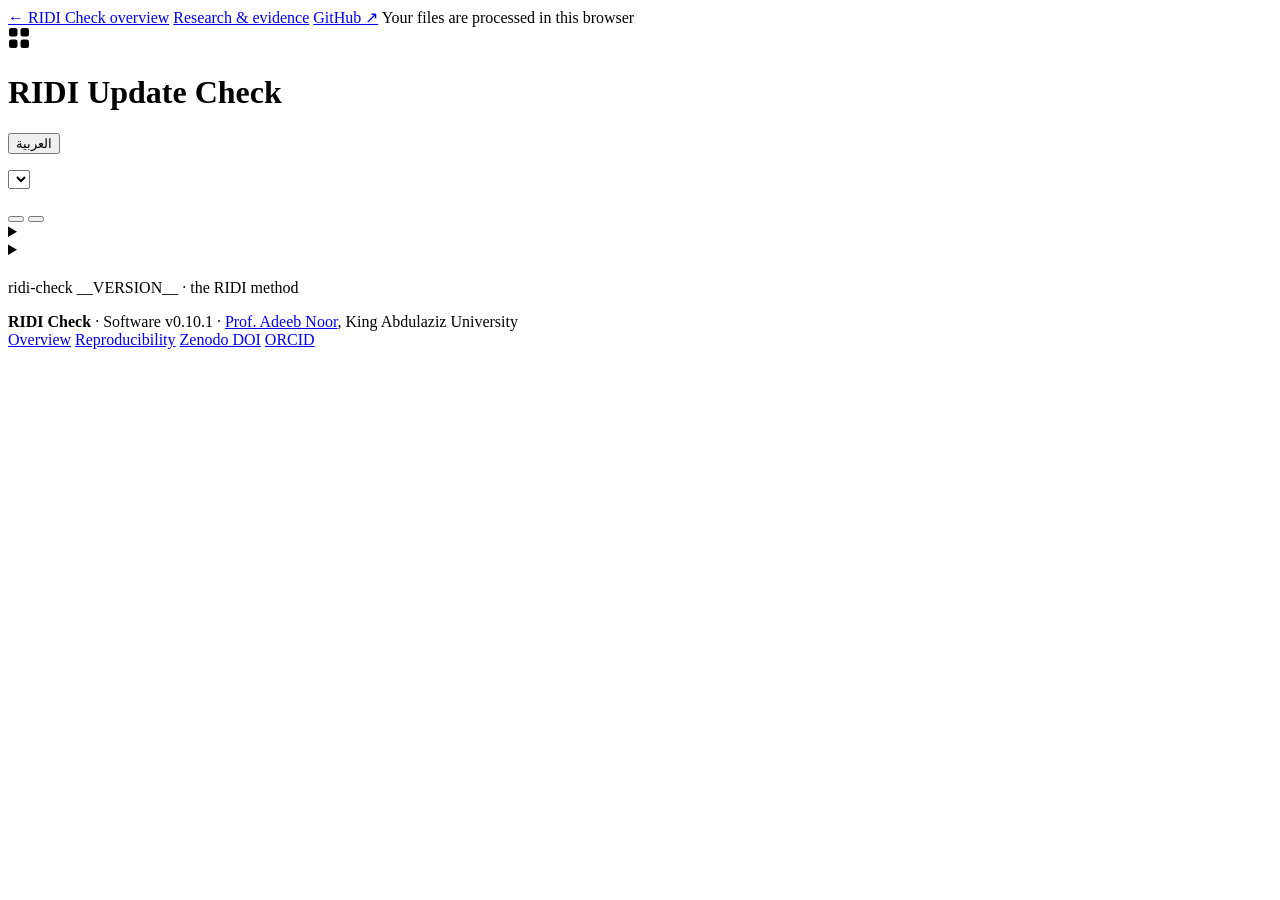
<file: web/template.html>
<!doctype html>
<html lang="en">
<head>
<meta charset="utf-8">
<meta name="viewport" content="width=device-width, initial-scale=1, viewport-fit=cover">
<!--page-->
<title>RIDI Update Check</title>
<meta name="claude:viewport-fit-sides" content="cover">
<link rel="stylesheet" href="https://fonts.googleapis.com/css2?family=IBM+Plex+Mono:wght@400;500&family=IBM+Plex+Sans:wght@400;500;600&family=IBM+Plex+Sans+Arabic:wght@400;500;600&display=swap">
<style>
__STYLE__
</style>
<!--/page-->
</head>
<body>
<!--page-->
<div id="app">
  <div class="band"><div class="wrap">
    <nav class="tool-links" aria-label="RIDI site navigation">
      <a href="../index.html" id="tool-overview-link">&#8592; RIDI Check overview</a>
      <a href="../research.html" id="tool-research-link">Research &amp; evidence</a>
      <a href="https://github.com/adeebnoor/ridi-check" target="_blank" rel="noopener noreferrer">GitHub &#8599;</a>
      <span class="tool-privacy-label" id="tool-local-label">Your files are processed in this browser</span>
    </nav>
    <header class="top">
      <div class="brand"><svg class="logo" width="22" height="22" viewBox="0 0 22 22" aria-hidden="true"><rect x="1" y="1" width="8.5" height="8.5" rx="2.2" fill="currentColor"/><rect x="12.5" y="1" width="8.5" height="8.5" rx="2.2" fill="currentColor"/><rect x="1" y="12.5" width="8.5" height="8.5" rx="2.2" fill="currentColor"/><rect x="12.5" y="12.5" width="8.5" height="8.5" rx="2.2" fill="var(--signal)"/></svg><h1 id="t-name">RIDI Update Check</h1></div>
      <button type="button" id="lang" lang="ar">العربية</button>
    </header>
    <div class="lead">
      <p class="headline" id="t-headline"></p>
      <p class="tagline" id="t-tagline"></p>
    </div>
    <div class="inputs">
      <div class="row source">
        <label for="sample-set" class="small"><span id="t-set-label"></span>
          <select id="sample-set" aria-describedby="preset-status"><option value="library" id="opt-set-library"></option><option value="medicines" id="opt-set-medicines"></option><option value="qwen_config" id="opt-set-qwen-config"></option><option value="qwen_swap" id="opt-set-qwen-swap"></option></select></label>
        <p id="preset-status" class="small preset-status" role="status" aria-live="polite"></p>
        <div class="seg">
          <button type="button" id="btn-sample-key" aria-pressed="true"></button>
          <button type="button" id="btn-sample-nokey" aria-pressed="false"></button>
        </div>
      </div>
      <div class="panels">
        <details class="own" id="own" data-k="own">
          <summary id="t-own"></summary>
          <div class="body">
            <p class="small muted" id="t-privacy"></p>
            <div class="drop" id="drop">
              <label class="filebtn" for="file"><span id="t-choose"></span><input type="file" id="file" accept=".csv,.tsv,.txt,text/csv,text/plain,text/tab-separated-values"></label>
              <span class="small muted" id="t-drop"></span>
            </div>
            <label for="paste" class="small" id="t-paste"></label>
            <textarea id="paste" spellcheck="false" dir="ltr"></textarea>
            <div>
              <p class="small" id="t-opts" style="font-weight:600"></p>
              <div class="opts small">
                <label for="mode"><span id="t-mode-label"></span>
                  <select id="mode"><option value="auto" id="opt-auto"></option><option value="nokey" id="opt-nokey"></option></select></label>
                <label for="sim"><span id="t-sim-label"></span>
                  <select id="sim"><option value="1" id="opt-sim1"></option><option value="0.9" id="opt-sim90"></option><option value="0.75" id="opt-sim75"></option></select></label>
              </div>
            </div>
            <div class="row"><button type="button" class="primary" id="btn-run"></button></div>
            <div>
              <p class="small" id="t-format" style="font-weight:600"></p>
              <p class="small muted" id="t-cols-note"></p>
              <ul class="cols small" id="t-cols"></ul>
            </div>
          </div>
        </details>
        <details class="own" id="why" data-k="why">
          <summary id="t-why"></summary>
          <div class="body"><ol class="small" id="t-why-list"></ol></div>
        </details>
      </div>
      <p class="msg" id="err" role="alert" hidden></p>
    </div>
  </div></div>

  <div class="wrap page">
    <div class="small muted note" id="source-note"></div>
    <main id="report"></main>
    <div class="closing">
      <section class="get">
        <h2 id="t-get"></h2>
        <ul class="muted" id="t-get-list"></ul>
      </section>
      <section class="limits">
        <h2 id="t-limits"></h2>
        <ul class="muted" id="t-limit-list"></ul>
      </section>
    </div>
    <p class="small muted foot">ridi-check __VERSION__ · the RIDI method</p>
    <footer class="tool-footer" aria-label="RIDI credits and references">
      <div><strong>RIDI Check</strong> · Software v0.10.1 ·
        <a href="https://adeebnoor.github.io/" target="_blank" rel="noopener noreferrer">Prof. Adeeb Noor</a>,
        King Abdulaziz University</div>
      <div class="tool-footer-links">
        <a href="../index.html" id="tool-footer-overview">Overview</a>
        <a href="../reproducibility.html">Reproducibility</a>
        <a href="https://doi.org/10.5281/zenodo.24193754" target="_blank" rel="noopener noreferrer">Zenodo DOI</a>
        <a href="https://orcid.org/0000-0002-8251-1853" target="_blank" rel="noopener noreferrer">ORCID</a>
      </div>
    </footer>
  </div>
</div>
<script id="ridi-strings" type="application/json">__STRINGS__</script>
<script id="ridi-sample" type="application/json">__SAMPLE__</script>
<script id="ridi-sample-medicines" type="application/json">__SAMPLE_MEDICINES__</script>
<script>
__CORE__
</script>
<script>
__APP__
</script>
<!--/page-->
</body>
</html>
</file>
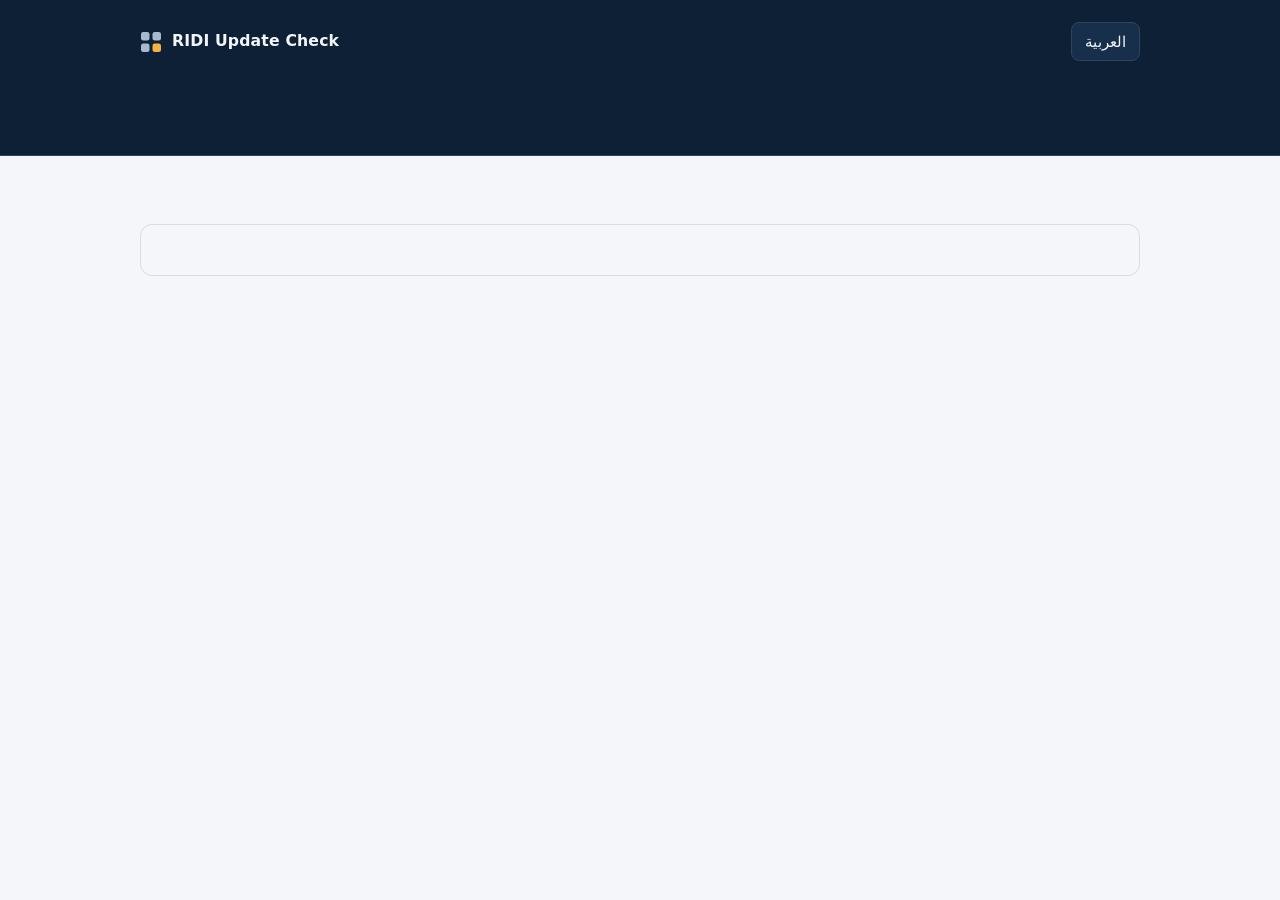
<file: src/ridi_check/report_template.html>
<!doctype html>
<html lang="en">
<head>
<meta charset="utf-8">
<meta name="viewport" content="width=device-width, initial-scale=1, viewport-fit=cover">
<title>RIDI Update Check</title>
<style>
/* Layout: an ink band names the page and holds what the reader sets. Under it, one working column: the
   ledger of case states with its one-cell-per-case strip, change against re-run variation on one scale,
   then the cases to review. No network: fonts are the reader's own. */
:root {
  --bg: #F4F6F9; --surface: #FFFFFF; --sunken: #EEF2F6; --ink: #101C28; --muted: #55667A; --line: #D5DDE6;
  --accent: #1A56C4; --accent-ink: #FFFFFF; --accent-bg: #E6EEFB; --mark: #DCE8FC;
  --band: #0E2036; --band-ink: #F2F6FA; --band-muted: #A8BACD; --band-line: #2C4561; --band-control: #172F4A;
  --signal: #F2B544;
  --reg: #B3362B; --reg-bg: #FBE9E6; --imp: #1C774A; --imp-bg: #E2F3EA;
  --uns: #8F5E00; --uns-bg: #FBEFD3; --wrong: #5F4F8C; --wrong-bg: #ECE8F5;
  --ok: #8FA3B1; --ok-bg: #E7EDF1; --inc: #4B5A66; --inc-bg: #E1E6EA;
  --text: "IBM Plex Sans", "IBM Plex Sans Arabic", system-ui, -apple-system, "Segoe UI", "Noto Sans", "Noto Sans Arabic", Tahoma, sans-serif;
  --data: "IBM Plex Mono", ui-monospace, "SFMono-Regular", Menlo, Consolas, "Noto Sans Mono", monospace;
}
@media (prefers-color-scheme: dark) {
  :root:not([data-theme="light"]) {
    --bg: #0B1219; --surface: #131D27; --sunken: #0F1820; --ink: #E6EDF4; --muted: #93A4B5; --line: #263443;
    --accent: #7DB4F5; --accent-ink: #07121D; --accent-bg: #16283F; --mark: #1F3A60;
    --band: #101B28; --band-ink: #F2F6FA; --band-muted: #A8BACD; --band-line: #24364A; --band-control: #18273A;
    --signal: #F2B544;
    --reg: #F08A7E; --reg-bg: #3A1C19; --imp: #6FD19B; --imp-bg: #15301F;
    --uns: #E9B955; --uns-bg: #36290E; --wrong: #B5A6E0; --wrong-bg: #262038;
    --ok: #50626F; --ok-bg: #1D2831; --inc: #A9B6C0; --inc-bg: #25313B; color-scheme: dark;
  }
}
:root[data-theme="dark"] {
  --bg: #0B1219; --surface: #131D27; --sunken: #0F1820; --ink: #E6EDF4; --muted: #93A4B5; --line: #263443;
  --accent: #7DB4F5; --accent-ink: #07121D; --accent-bg: #16283F; --mark: #1F3A60;
  --band: #101B28; --band-ink: #F2F6FA; --band-muted: #A8BACD; --band-line: #24364A; --band-control: #18273A;
  --signal: #F2B544;
  --reg: #F08A7E; --reg-bg: #3A1C19; --imp: #6FD19B; --imp-bg: #15301F;
  --uns: #E9B955; --uns-bg: #36290E; --wrong: #B5A6E0; --wrong-bg: #262038;
  --ok: #50626F; --ok-bg: #1D2831; --inc: #A9B6C0; --inc-bg: #25313B; color-scheme: dark;
}
* { box-sizing: border-box; }
html { -webkit-text-size-adjust: 100%; }
body { margin: 0; background: var(--bg); color: var(--ink); font-family: var(--text); font-size: 15px; line-height: 1.55; }
.wrap { max-width: 1040px; margin-inline: auto;
  padding-left: max(20px, env(safe-area-inset-left, 0px)); padding-right: max(20px, env(safe-area-inset-right, 0px)); }
.page { padding-block: 28px 64px; display: flex; flex-direction: column; gap: 40px; }
h1, h2, h3, p { margin: 0; }
h2 { font-size: 1.22rem; font-weight: 600; letter-spacing: -0.01em; text-wrap: balance; }
[dir="rtl"] h2, [dir="rtl"] .headline { letter-spacing: 0; }
.muted { color: var(--muted); }
.small { font-size: 0.86rem; }
.num { font-family: var(--data); font-variant-numeric: tabular-nums; }

/* the band */
.band { background: var(--band); color: var(--band-ink); border-bottom: 1px solid var(--band-line); }
.band .wrap { padding-block: 22px 30px; display: flex; flex-direction: column; gap: 26px; }
header.top { display: flex; gap: 12px 24px; align-items: center; justify-content: space-between; }
.brand { display: flex; align-items: center; gap: 10px; min-width: 0; }
.brand .logo { flex: none; color: var(--band-muted); }
.brand h1 { font-size: 0.98rem; font-weight: 600; letter-spacing: 0.01em; }
.lead { display: flex; flex-direction: column; gap: 12px; max-width: 46rem; min-width: 0; }
.headline { font-size: clamp(1.65rem, 1.15rem + 2.4vw, 2.6rem); line-height: 1.14; font-weight: 600; letter-spacing: -0.022em; text-wrap: balance; }
.band .tagline { color: var(--band-muted); font-size: 1.02rem; max-width: 40rem; }
.band .meta { color: var(--band-muted); display: flex; flex-direction: column; gap: 3px; overflow-wrap: anywhere; }

button { font: inherit; font-weight: 500; color: var(--ink); background: var(--surface); border: 1px solid var(--line);
  border-radius: 8px; padding: 7px 13px; cursor: pointer; transition: border-color 0.12s, background-color 0.12s, color 0.12s; }
button:hover { border-color: var(--accent); }
/* The language button shows the name of the other language. When that name is Arabic, its own stack names
   the Arabic fonts that systems ship; with none of them the browser still uses any font that has the letters. */
#lang[lang="ar"] { font-family: "IBM Plex Sans Arabic", "Segoe UI", Tahoma, "Noto Sans Arabic", "Noto Naskh Arabic", "Geeza Pro", Arial, sans-serif; }
button:focus-visible, textarea:focus-visible, summary:focus-visible, .cell:focus-visible {
  outline: 2px solid var(--accent); outline-offset: 2px; }
button[aria-pressed="true"] { background: var(--accent); color: var(--accent-ink); border-color: var(--accent); }
/* controls that sit on the band itself */
.band header button, .band .source button, .band .source select { color: var(--band-ink); background: var(--band-control); border-color: var(--band-line); }
.band header button:hover, .band .source button:hover, .band .source select:hover { border-color: var(--band-muted); }
.band header button:focus-visible, .band .source button:focus-visible, .band .source select:focus-visible, .band details:not([open]) > summary:focus-visible { outline-color: var(--band-ink); }
.band .source button[aria-pressed="true"] { background: var(--band-ink); color: var(--band); border-color: var(--band-ink); }
.row { display: flex; flex-wrap: wrap; gap: 8px; align-items: center; }
textarea { font-family: var(--data); font-size: 0.82rem; width: 100%; min-height: 110px; padding: 10px; color: var(--ink);
  background: var(--sunken); border: 1px solid var(--line); border-radius: 8px; resize: vertical; }
code { font-family: var(--data); font-size: 0.86em; background: var(--sunken); padding: 1px 5px; border-radius: 4px; overflow-wrap: anywhere; }
.note { border-inline-start: 3px solid var(--line); padding-inline-start: 12px; display: flex; flex-direction: column; gap: 4px; overflow-wrap: anywhere; }
main { display: flex; flex-direction: column; gap: 40px; min-width: 0; }
section { display: flex; flex-direction: column; gap: 14px; min-width: 0; }
.panel { border: 1px solid var(--line); border-radius: 12px; background: var(--surface); padding: 18px; display: flex; flex-direction: column; gap: 14px; }

/* the ledger: one tile for each state, and one cell for each case */
.board { border: 1px solid var(--line); border-radius: 12px; background: var(--surface); overflow: hidden; }
.ledger { display: grid; grid-template-columns: repeat(auto-fit, minmax(170px, 1fr)); gap: 0; overflow: hidden; }
.tile { padding: 18px 18px 16px; display: flex; flex-direction: column; gap: 3px; border-inline-end: 1px solid var(--line); border-bottom: 1px solid var(--line); margin: 0 -1px -1px 0; min-width: 0; }
[dir="rtl"] .tile { margin: 0 0 -1px -1px; }
.tile .n { font-variant-numeric: tabular-nums; font-size: 2.7rem; font-weight: 600; line-height: 1.05; letter-spacing: -0.03em; }
.tile .k { font-weight: 600; display: flex; align-items: center; gap: 7px; }
.dot { width: 10px; height: 10px; border-radius: 3px; flex: none; }
.s-reg { --c: var(--reg); --cb: var(--reg-bg); } .s-imp { --c: var(--imp); --cb: var(--imp-bg); }
.s-uns { --c: var(--uns); --cb: var(--uns-bg); } .s-wrong { --c: var(--wrong); --cb: var(--wrong-bg); }
.s-ok { --c: var(--ok); --cb: var(--ok-bg); } .s-chg { --c: var(--accent); --cb: var(--accent-bg); }
.s-inc { --c: var(--inc); --cb: var(--inc-bg); }
.dot, .cell { background: var(--c); }
.tile .n { color: var(--c); } .tile.s-ok .n { color: var(--muted); }
.map { border-top: 1px solid var(--line); padding: 16px 18px; display: flex; flex-direction: column; gap: 10px; }
.strip { display: flex; flex-wrap: wrap; gap: 3px; }
.cell { width: 18px; height: 18px; border-radius: 4px; border: 0; padding: 0; cursor: default; }
button.cell { cursor: pointer; transition: transform 0.12s; } button.cell:hover { outline: 2px solid var(--ink); outline-offset: 1px; transform: scale(1.15); }
.cell.open { opacity: 0.5; }
.bar { display: flex; height: 18px; border-radius: 4px; overflow: hidden; gap: 2px; }
.bar .seg { background: var(--c); min-width: 3px; }
.more { margin-top: 4px; }

/* change against re-run variation: one scale, each rate with its interval under it */
.bars { display: grid; grid-template-columns: max-content minmax(0, 1fr) max-content; gap: 14px 14px; align-items: center; }
.bars .lab { min-width: 0; font-weight: 500; }
.bars .plot { display: flex; flex-direction: column; gap: 4px; min-width: 40px; }
.bars .track { height: 16px; background: var(--sunken); border-radius: 4px; position: relative; }
.bars .fill { position: absolute; inset-block: 0; inset-inline-start: 0; border-start-end-radius: 4px; border-end-end-radius: 4px; background: var(--ok); min-width: 2px; }
.bars .fill.main { background: var(--accent); }
.bars .lane { height: 8px; position: relative; }
.bars .ci { position: absolute; inset-block: 0; border-inline: 2px solid var(--muted); min-width: 4px;
  background: linear-gradient(var(--muted), var(--muted)) center / 100% 2px no-repeat; }
.bars .axis { grid-column: 2; display: flex; justify-content: space-between; font-size: 0.74rem; color: var(--muted); margin-top: -8px; }
.bars .val .muted { font-size: 0.86em; }

.filters { display: inline-flex; flex-wrap: wrap; gap: 4px; padding: 4px; border: 1px solid var(--line); border-radius: 10px; background: var(--surface); align-self: flex-start; }
.filters button { padding: 4px 12px; font-size: 0.88rem; border-color: transparent; background: none; border-radius: 7px; }
.filters button:hover { background: var(--sunken); }
.filters button[aria-pressed="true"] { background: var(--ink); color: var(--surface); border-color: var(--ink); }
.filters .count { font-family: var(--data); font-size: 0.86em; opacity: 0.7; margin-inline-start: 6px; }
.cards { display: flex; flex-direction: column; gap: 14px; }
.card { border: 1px solid var(--line); border-radius: 12px; background: var(--surface); padding: 18px; display: flex; flex-direction: column; gap: 12px;
  scroll-margin-top: 16px; }
.card[hidden] { display: none; }
.card .head { display: flex; flex-wrap: wrap; gap: 8px 12px; align-items: center; }
.pill { font-size: 0.8rem; font-weight: 600; color: var(--c); background: var(--cb); border-radius: 999px; padding: 3px 11px 3px 9px; display: inline-flex; align-items: center; gap: 7px; }
.pill::before { content: ""; width: 7px; height: 7px; border-radius: 50%; background: var(--c); flex: none; }
.card .q { font-size: 1.06rem; font-weight: 600; line-height: 1.4; overflow-wrap: anywhere; }
.pair { display: grid; grid-template-columns: repeat(auto-fit, minmax(260px, 1fr)); gap: 12px; }
.side { background: var(--sunken); border-radius: 8px; padding: 12px 14px; display: flex; flex-direction: column; gap: 6px; min-width: 0; }
.side .lbl { font-size: 0.74rem; font-weight: 600; letter-spacing: 0.05em; text-transform: uppercase; color: var(--muted); }
[dir="rtl"] .side .lbl { letter-spacing: 0; }
.side .ver { font-size: 0.8rem; color: var(--muted); overflow-wrap: anywhere; }
.side .ans { font-size: 0.97rem; line-height: 1.6; overflow-wrap: anywhere; white-space: pre-wrap; max-height: 18em; overflow-y: auto; }
mark { background: var(--mark); color: inherit; border-radius: 3px; padding: 1px 2px; box-decoration-break: clone; -webkit-box-decoration-break: clone; }
.side .rerun { font-size: 0.82rem; color: var(--muted); overflow-wrap: anywhere; }
.side .rerun.diff { color: var(--uns); }
.side .rerun .num { font-family: var(--text); }
.score { font-size: 0.72rem; border: 1px solid var(--line); color: var(--muted); border-radius: 999px; padding: 0 8px; white-space: nowrap; align-self: flex-start; }
.errs { font-size: 0.84rem; color: var(--muted); overflow-wrap: anywhere; }
details.ctx > summary { cursor: pointer; font-size: 0.9rem; font-weight: 500; }
.ctxgrid { display: grid; grid-template-columns: repeat(auto-fit, minmax(240px, 1fr)); gap: 12px; padding-top: 10px; }
.ctxgrid ul { margin: 0; padding-inline-start: 16px; font-size: 0.84rem; display: flex; flex-direction: column; gap: 3px; }
.ctxgrid li { overflow-wrap: anywhere; }
.tag { font-size: 0.72rem; border: 1px solid var(--wrong); color: var(--wrong); border-radius: 999px; padding: 0 8px; }
.judge { display: flex; flex-wrap: wrap; gap: 6px; align-items: center; border-top: 1px solid var(--line); padding-top: 12px; }
.judge button { padding: 4px 12px; font-size: 0.88rem; }
details.wrongs > summary { cursor: pointer; font-weight: 500; }
details.wrongs ul { margin: 10px 0 0; padding-inline-start: 18px; font-size: 0.9rem; display: flex; flex-direction: column; gap: 4px; }
details.wrongs li { overflow-wrap: anywhere; }
.cross { overflow-x: auto; }
.cross table { border-collapse: collapse; font-size: 0.9rem; min-width: 100%; }
.cross th, .cross td { padding: 8px 12px; border-bottom: 1px solid var(--line); text-align: end; vertical-align: bottom; }
.cross th { font-weight: 500; color: var(--muted); font-size: 0.82rem; }
.cross th[scope="row"], .cross thead th:first-child { text-align: start; }
.cross th[scope="row"] { color: var(--ink); font-size: 0.9rem; white-space: nowrap; }
.cross td { font-family: var(--data); font-variant-numeric: tabular-nums; }
.cross .dot { display: inline-block; margin-inline-end: 7px; }
.cross td.zero { color: var(--muted); opacity: 0.55; }
.cross td.read span { background: var(--accent-bg); color: var(--ink); font-weight: 600; border-radius: 6px; padding: 2px 8px; margin-inline-end: -8px; }
.cross tr:last-child th, .cross tr:last-child td { border-bottom: 0; }
.closing { display: grid; grid-template-columns: repeat(auto-fit, minmax(300px, 1fr)); gap: 16px; }
.closing section { border: 1px solid var(--line); border-radius: 12px; padding: 18px; }
.closing h2 { font-size: 1.02rem; }
.limits ul, .get ul { margin: 0; padding-inline-start: 18px; display: flex; flex-direction: column; gap: 8px; }
.foot { border-top: 1px solid var(--line); padding-top: 16px; }
.out { display: flex; flex-direction: column; gap: 8px; }
@media (max-width: 560px) {
  .bars { grid-template-columns: minmax(0, 1fr); gap: 4px 0; } .bars .val { margin-bottom: 10px; } .bars .axis { grid-column: 1; margin-top: -4px; }
  .tile .n { font-size: 2.2rem; } .page { gap: 32px; } main { gap: 32px; }
}
@media (prefers-reduced-motion: no-preference) { html { scroll-behavior: smooth; } }
@media (prefers-reduced-motion: reduce) { button, button.cell { transition: none; } button.cell:hover { transform: none; } }
@media print { button, .filters, .out { display: none !important; } body { background: #fff; } .band { background: none; color: #000; border-bottom: 1px solid #999; }
  .band .tagline, .band .meta, .brand .logo { color: #333; } }
</style>
</head>
<body>
<div id="app">
  <div class="band"><div class="wrap">
    <header class="top">
      <div class="brand"><svg class="logo" width="22" height="22" viewBox="0 0 22 22" aria-hidden="true"><rect x="1" y="1" width="8.5" height="8.5" rx="2.2" fill="currentColor"/><rect x="12.5" y="1" width="8.5" height="8.5" rx="2.2" fill="currentColor"/><rect x="1" y="12.5" width="8.5" height="8.5" rx="2.2" fill="currentColor"/><rect x="12.5" y="12.5" width="8.5" height="8.5" rx="2.2" fill="var(--signal)"/></svg><h1 id="t-name">RIDI Update Check</h1></div>
      <button type="button" id="lang" lang="ar">العربية</button>
    </header>
    <div class="lead">
      <p class="headline" id="t-headline"></p>
      <p class="tagline" id="t-tagline"></p>
    </div>
    <div class="small meta" id="source-note"></div>
  </div></div>
  <div class="wrap page">
    <main id="report"></main>
    <div class="closing">
      <section class="limits">
        <h2 id="t-limits"></h2>
        <ul class="muted" id="t-limit-list"></ul>
      </section>
    </div>
  </div>
</div>
<noscript><p style="padding:16px">This report needs JavaScript to draw. The same numbers are in summary.json and review_cases.csv.</p></noscript>
<script id="ridi-data" type="application/json">__RIDI_DATA__</script>
<script>
/* All analysis is done by `ridi-check report`. This script only draws what is in the data block. */
const D = JSON.parse(document.getElementById("ridi-data").textContent);
const M = D.meta, S = D.summary, KEY = M.mode === "key";
const PAGE = 50, STRIP_MAX = 2000, LIST_MAX = 500;
const state = { lang: "en", filter: "all", shown: PAGE, judge: Object.assign({}, D.judgments) };
const store = {
  get(k) { try { return localStorage.getItem(k); } catch (e) { return null; } },
  set(k, v) { try { localStorage.setItem(k, v); } catch (e) {} }
};
(function () {
  const saved = store.get("ridi-lang");
  if (saved === "ar" || saved === "en") state.lang = saved;
  else if (M.lang) state.lang = M.lang;
  else if ((navigator.language || "").toLowerCase().startsWith("ar")) state.lang = "ar";
  const j = store.get("ridi-judge-" + M.report_id);
  if (j) { try { Object.assign(state.judge, JSON.parse(j)); } catch (e) {} }
})();

const $ = (id) => document.getElementById(id);
const L = () => D.strings[state.lang];
const t = (k, v) => { let s = L()[k]; if (v) for (const key in v) s = s.split("{" + key + "}").join(v[key]); return s; };
const esc = (s) => String(s == null ? "" : s).replace(/[&<>"]/g, (c) => ({ "&": "&amp;", "<": "&lt;", ">": "&gt;", '"': "&quot;" }[c]));
const pct = (k, n) => (n ? (100 * k / n) : 0);
const fmt = (x) => (Math.round(x * 10) / 10).toFixed(1).replace(/\.0$/, "");
const by = (s) => S.states[s] || 0;

const CLS = D.classes;
const JUDGMENTS = ["worse", "better", "same_meaning", "unsure"];
const pillText = (c) => c.flag ? L().pill[c.state + (c.flag === "stable" ? "_changed" : c.flag === "varied" ? "_varied" : "_changed_unconfirmed")] : L().pill[c.state];
const isStable = (c) => c.state.indexOf("stable_") === 0 || c.flag === "stable";

function tile(s, sub) {
  return '<div class="tile ' + CLS[s] + '"><span class="n">' + by(s) + '</span><span class="k"><span class="dot"></span>' + esc(L().state[s]) +
    '</span><span class="small muted">' + esc(sub) + "</span></div>";
}
/* The first-run answer of one version with the words marked that are not part of the longest run of words,
   in order, that it shares with the other version's answer. For the eye only: nothing is counted from it. */
function diffHTML(a, b) {
  if (!b || a === b) return esc(a);
  const A = a.split(/(\s+)/), B = b.split(/\s+/).filter(Boolean), at = [];
  A.forEach((w, i) => { if (i % 2 === 0 && w) at.push(i); });
  const n = at.length, m = B.length;
  if (n > 400 || m > 400) return esc(a);
  const L = []; for (let i = 0; i <= n; i++) L.push(new Uint16Array(m + 1));
  for (let i = n - 1; i >= 0; i--) for (let j = m - 1; j >= 0; j--) L[i][j] = A[at[i]] === B[j] ? L[i + 1][j + 1] + 1 : Math.max(L[i + 1][j], L[i][j + 1]);
  const shared = new Set();
  for (let i = 0, j = 0; i < n && j < m;) { if (A[at[i]] === B[j]) { shared.add(at[i]); i++; j++; } else if (L[i + 1][j] >= L[i][j + 1]) i++; else j++; }
  let h = "", open = false, gap = "";
  A.forEach((w, i) => {
    if (i % 2) { gap = w; return; }
    if (!w) return;
    const marked = !shared.has(i);
    if (open && !marked) { h += "</mark>"; open = false; }
    h += esc(gap); gap = "";
    if (marked && !open) { h += "<mark>"; open = true; }
    h += esc(w);
  });
  return h + (open ? "</mark>" : "") + esc(gap);
}
function sideHTML(label, version, runs, other) {
  let h = '<div class="side"><span class="lbl">' + esc(label) + "</span>";
  if (version) h += '<span class="ver" dir="auto">' + esc(version) + "</span>";
  if (!runs.length) return h + "</div>";
  const r = runs[0];
  h += '<span class="ans" dir="auto">' + (r.ans ? diffHTML(r.ans, other) : esc(r.cor === 1 ? "1" : r.cor === 0 ? "0" : "")) + "</span>";
  if (KEY && r.ans && r.cor != null) h += '<span class="score">' + esc(t(r.cor ? "scored1" : "scored0")) + "</span>";
  runs.slice(1).forEach((x, i) => {
    h += x.same ? '<span class="rerun">' + esc(t("runSame", { k: i + 2 })) + "</span>"
      : '<span class="rerun diff">' + esc(t("runDiff", { k: i + 2 })) + '<span class="num" dir="auto">' + esc(x.ans || String(x.cor)) + "</span>" +
        (KEY && x.ans && x.cor != null ? ' <span class="score">' + esc(t(x.cor ? "scored1" : "scored0")) + "</span>" : "") + "</span>";
  });
  return h + "</div>";
}
function ctxHTML(c, i) {
  const moved = c.mov || [];
  if (!c.rem.length && !c.add.length && !moved.length) return c.ord ? '<p class="small muted">' + esc(t("ctxOrder")) + "</p>" : "";
  const li = (x) => '<li><span dir="auto">' + esc(x) + "</span></li>";
  const num = (x) => String(Math.round(x * 1000) / 1000);
  /* a passage that both versions retrieved: where it stood, what it scored, whether its content is the same */
  const what = (m) => [m[1] !== m[2] ? t("ctxRank", { a: m[1], b: m[2] }) : "", m[3] !== null && m[4] !== null && m[3] !== m[4] ? t("ctxScore", { a: num(m[3]), b: num(m[4]) }) : "",
    m[5] ? t("ctxContent") : ""].filter(Boolean).join("; ");
  return '<details class="ctx" data-k="ctx-' + i + '"><summary>' + esc(t("ctx", { n: c.rem.length + c.add.length + moved.length })) + '</summary><div class="ctxgrid"><div><p class="small muted">' +
    esc(t("removed")) + "</p><ul>" + c.rem.map(li).join("") + '</ul></div><div><p class="small muted">' + esc(t("added")) + "</p><ul>" + c.add.map(li).join("") + "</ul></div></div>" +
    (moved.length ? '<p class="small muted" style="padding-top:10px">' + esc(t("ctxMoved")) + "</p><ul>" + moved.map((m) => '<li><span dir="auto">' + esc(m[0]) + '</span> <span class="small muted">' +
      esc(what(m)) + "</span></li>").join("") + "</ul>" : "") +
    '<p class="small muted" style="padding-top:10px">' + esc(t("kept", { n: c.kept })) + " " + esc(t("ctxNote")) + "</p></details>";
}
function cardHTML(c, i) {
  let h = '<article class="card ' + CLS[c.state] + '" id="c-' + i + '" data-i="' + i + '"><div class="head"><span class="pill">' + esc(pillText(c)) +
    '</span><span class="small muted">' + esc(t("caseN", { id: "" })) + '<span class="num" dir="auto">' + esc(c.id) + "</span></span></div>";
  if (c.q) h += '<p class="q" dir="auto">' + esc(c.q) + "</p>";
  if (c.state === "correct_both") h += '<p class="small muted">' + esc(t("correctChangedNote")) + "</p>";
  if (KEY && c.expected) h += '<p class="small muted">' + esc(t("expected")) + '<span class="num" dir="auto">' + esc(c.expected) + "</span></p>";
  h += '<div class="pair">' + sideHTML(t("current"), M.labels.current, c.b, c.u.length ? c.u[0].ans : "") + sideHTML(t("proposed"), M.labels.proposed, c.u, c.b.length ? c.b[0].ans : "") + "</div>";
  if (c.err) h += '<p class="errs">' + esc(t("runErrors")) + '<span class="num" dir="ltr">' + esc(c.err) + "</span></p>";
  h += ctxHTML(c, i);
  if (!KEY && c.state === "stable_change") {
    h += '<div class="judge"><span class="small muted">' + esc(t("yourCall")) + "</span>" + JUDGMENTS.map((k) =>
      '<button type="button" data-judge="' + k + '" data-i="' + i + '" aria-pressed="' + (state.judge[c.id] === k) + '">' + esc(t(k)) + "</button>").join("") + "</div>";
  }
  return h + "</article>";
}
function judgedText() {
  const cnt = (k) => D.stable_change_ids.filter((id) => state.judge[id] === k).length;
  const w = cnt("worse"), b = cnt("better"), s = cnt("same_meaning");
  return t("judged", { w, b, s, u: D.stable_change_ids.length - w - b - s });
}
/* Cards are drawn a page at a time, so a report with thousands of cases to review opens at once. */
function matching() {
  const out = [];
  D.cards.forEach((c, i) => { if (state.filter === "all" || (state.filter === "uns" ? c.state === "unstable" || c.flag === "varied" : isStable(c))) out.push(i); });
  return out;
}
function applyFilter() {
  const open = Array.from(document.querySelectorAll("#cards details[open][data-k]")).map((d) => d.dataset.k);
  const all = matching(), part = all.slice(0, state.shown);
  let h = part.map((i) => cardHTML(D.cards[i], i)).join("");
  if (!all.length) h += '<p class="muted" id="empty">' + esc(D.cards.length ? t("noneView") : t("none")) + "</p>";
  if (all.length > part.length) {
    h += '<div class="row more"><span class="small muted" id="shown-of">' + esc(t("shownOf", { a: part.length, b: all.length })) + '</span><button type="button" id="more">' +
      esc(t("showMore", { n: Math.min(PAGE, all.length - part.length) })) + '</button><button type="button" id="show-all">' + esc(t("showAll", { n: all.length })) + "</button></div>";
  }
  $("cards").innerHTML = h;
  open.forEach((k) => { const d = Array.from(document.querySelectorAll("#cards details[data-k]")).find((x) => x.dataset.k === k); if (d) d.open = true; });
  document.querySelectorAll("[data-filter]").forEach((b) => b.setAttribute("aria-pressed", b.dataset.filter === state.filter));
}
/* Above STRIP_MAX cases one cell per case is too many to draw or to read: one bar shows each state's share. */
function stripHTML() {
  if (D.strip.length > STRIP_MAX) {
    const counts = D.summary.states, n = D.strip.length;
    return '<div class="bar" role="img" aria-label="' + esc(t("stripBar", { max: STRIP_MAX, n })) + '">' + Object.keys(counts).filter((s) => counts[s]).map((s) =>
      '<span class="seg ' + CLS[s] + '" style="flex-grow:' + counts[s] + '" title="' + esc(L().state[s] + ": " + counts[s]) + '"></span>').join("") +
      '</div><p class="small muted">' + esc(t("stripBar", { max: STRIP_MAX, n })) + "</p>";
  }
  return '<div class="strip" role="list">' + D.strip.map((x) => {
    const id = x[0], s = x[1], card = x[2];
    const label = esc(t("caseN", { id }) + ": " + (card >= 0 ? pillText(D.cards[card]) : L().state[s]));
    return card >= 0
      ? '<button type="button" class="cell ' + CLS[s] + '" role="listitem" data-go="' + card + '" title="' + label + '" aria-label="' + label + '"></button>'
      : '<span class="cell open ' + CLS[s] + '" role="listitem" title="' + label + '"></span>';
  }).join("") + '</div><p class="small muted">' + esc(t("stripNote")) + "</p>";
}
/* Answer-key mode: what the score did (rows) against what the answer text did (columns), in cases. The cells
   where one of the two changed and the other did not are set apart. */
const sameScore = (row) => row === "wrong_both" || row === "correct_both";
const worthReading = (row, col) => (sameScore(row) ? col !== "same" && col !== "no_answer_text" : row !== "unstable" && col === "same");
function crossHTML() {
  const T = D.summary.score_and_answer_text, mixed = D.summary.same_text_scored_differently || [], C = D.summary.score_check;
  if (!T && !mixed.length && !C) return "";
  let h = "<section><h2>" + esc(t("crossTitle")) + '</h2><div class="panel">';
  if (T) {
    const rows = Object.keys(T), cols = Object.keys(L().answerCol).filter((c) => c !== "no_answer_text" || rows.some((r) => T[r][c]));
    h += '<div class="cross"><table><thead><tr><th scope="col">' + esc(t("crossHead")) + "</th>" + cols.map((c) => '<th scope="col">' + esc(L().answerCol[c]) + "</th>").join("") +
      "</tr></thead><tbody>" + rows.map((r) => '<tr><th scope="row"><span class="dot ' + CLS[r] + '"></span>' + esc(L().state[r]) + "</th>" +
        cols.map((c) => '<td class="' + (!T[r][c] ? "zero" : worthReading(r, c) ? "read" : "") + '"><span>' + T[r][c] + "</span></td>").join("") + "</tr>").join("") + "</tbody></table></div>" +
      '<p class="small muted">' + esc(t("crossNote")) + "</p>";
  }
  if (mixed.length) h += '<p class="small" style="color:var(--uns)">' + esc(t("sameTextScored", { n: mixed.length, ids: mixed.slice(0, 20).join(", ") + (mixed.length > 20 ? ", …" : "") })) + "</p>";
  if (C) { const ids = C.cases_that_disagree, skipped = C.cases_without_expected || C.runs_without_answer_text;   /* written by report --check-scores */
    h += '<p class="small"' + (C.runs_that_disagree ? ' style="color:var(--uns)"' : "") + ">" + esc((C.runs_that_disagree
      ? t("scoreCheckBad", { scorer: C.scorer, d: C.runs_that_disagree, n: C.runs_checked, c: ids.length, ids: ids.slice(0, 20).join(", ") + (ids.length > 20 ? ", …" : "") })
      : t("scoreCheckOk", { scorer: C.scorer, n: C.runs_checked })) + (skipped ? t("scoreCheckSkipped", { e: C.cases_without_expected, a: C.runs_without_answer_text }) : "")) + "</p>"; }
  return h + "</div></section>";
}
function exactTestSentence(X) {
  if (!X || !X.n_items) return t("exactNone");
  const both = X.exceeds_both;
  let sentence = t("exactTest", {
    n: X.n_items,
    p: both.p_value_one_sided.display,
    e: both.effect_change_minus_larger_rerun_rate.display
  });
  sentence += both.interval_95 ? t("exactInterval", { lo: both.interval_95.low, hi: both.interval_95.high }) : t("exactNoInterval");
  return sentence + t("exactPending");
}
function render() {
  const open = Array.from(document.querySelectorAll("details[open][data-k]")).map((d) => d.dataset.k);
  const app = $("app");
  document.documentElement.lang = state.lang; document.documentElement.dir = state.lang === "ar" ? "rtl" : "ltr";
  app.dir = state.lang === "ar" ? "rtl" : "ltr";
  document.title = t("name");
  $("t-name").textContent = t("name"); $("t-headline").textContent = t("headline"); $("lang").textContent = t("langBtn"); $("lang").lang = state.lang === "ar" ? "en" : "ar"; $("t-tagline").textContent = t("tagline");
  $("t-limits").textContent = t("limits"); $("t-limit-list").innerHTML = L().limitList.map((x) => "<li>" + esc(x) + "</li>").join("");
  let note = "<span>" + esc(t(M.n === 1 ? "sourceOne" : "source", { n: M.n, file: M.file, when: M.generated, version: M.tool_version })) + "</span>";
  if (M.labels.current || M.labels.proposed) note += '<span dir="auto">' + esc(t("versions", { a: M.labels.current || "—", b: M.labels.proposed || "—" })) + "</span>";
  note += "<span>" + esc(KEY ? t("modeNote") : t("modeNote", { rule: M.threshold >= 1 ? t("simExact") : t("simWords", { p: fmt(M.threshold * 100) }) })) + "</span>";
  $("source-note").innerHTML = note;

  let h = "";
  /* ledger */
  h += "<section><h2>" + esc(t("ledger")) + '</h2><div class="board"><div class="ledger">';
  h += D.tiles.map((s) => tile(s, L().sub[s] || t("unconfSub"))).join("");
  h += '</div><div class="map">' + stripHTML() + "</div></div>";
  h += '<p class="small muted">' + esc(t("stableNote", { b: S.runs_per_version.current, u: S.runs_per_version.proposed })) + "</p>";
  if (!KEY && D.stable_change_ids.length) h += '<p class="small" id="judged">' + esc(judgedText()) + "</p>";
  h += "</section>";
  /* rates */
  const F = S.first_run, ch = F.change_between_versions, rb = F.rerun_variation_current, ru = F.rerun_variation_proposed;
  const pT = pct(ch.count, ch.n), pB = rb ? pct(rb.count, rb.n) : null, pU = ru ? pct(ru.count, ru.n) : null;
  /* The Wilson score interval, 95%, in percent: it treats the cases as a random sample. Nothing is decided by it. */
  const wilson = (k, n) => { if (!n) return null; const z = 1.959964, q = k / n, d = 1 + z * z / n, c = (q + z * z / (2 * n)) / d,
    w = z * Math.sqrt(q * (1 - q) / n + z * z / (4 * n * n)) / d; return { lo: 100 * Math.max(0, c - w), hi: 100 * Math.min(1, c + w) }; };
  const rates = [[t("barMain"), ch, true]].concat(rb ? [[t("barB"), rb, false]] : [], ru ? [[t("barU"), ru, false]] : []).map((x) => ({ label: x[0], r: x[1], main: x[2], w: wilson(x[1].count, x[1].n) }));
  /* one scale for the three rates, wide enough for the widest interval */
  const top = Math.min(100, Math.max(5, Math.ceil(Math.max.apply(null, rates.map((x) => Math.max(pct(x.r.count, x.r.n), x.w ? x.w.hi : 0))) / 5) * 5));
  const bar = (x) => { const p = pct(x.r.count, x.r.n);
    return '<span class="lab">' + esc(x.label) + '</span><span class="plot"><span class="track"><span class="fill' + (x.main ? " main" : "") + '" style="width:' + (100 * p / top) +
      '%"></span></span><span class="lane">' + (x.w ? '<span class="ci" style="inset-inline-start:' + (100 * x.w.lo / top) + "%;width:" + (100 * (x.w.hi - x.w.lo) / top) + '%"></span>' : "") +
      '</span></span><span class="val num">' + fmt(p) + '% <span class="muted">(' + esc(t("of", { k: x.r.count, n: x.r.n }) + (x.w ? t("interval95", { a: fmt(x.w.lo), b: fmt(x.w.hi) }) : "")) + ")</span></span>"; };
  h += "<section><h2>" + esc(t("rates")) + '</h2><div class="panel"><div class="bars">' + rates.map(bar).join("") +
    '<span class="axis num" aria-hidden="true"><span>0%</span><span>' + fmt(top / 2) + "%</span><span>" + top + "%</span></span>";
  h += '</div><p class="small muted">' + esc(t("intervalNote")) + "</p><p>";
  if (pB === null || pU === null) h += esc(t("rateNone"));
  else if (pT <= Math.max(pB, pU)) h += esc(t("rateWithin"));
  else h += esc(t("rateAbove", { t: fmt(pT), b: fmt(pB), u: fmt(pU) }));
  h += "</p>";
  h += '<p class="small muted">' + esc(exactTestSentence(S.exact_conditional_test)) + "</p>";
  if (D.acc) { const d = pct(D.acc.b, D.acc.n) - pct(D.acc.a, D.acc.n);
    h += '<p class="small muted">' + esc(t("acc", { a: fmt(pct(D.acc.a, D.acc.n)), b: fmt(pct(D.acc.b, D.acc.n)), d: (d > 0 ? "+" : d < 0 ? "−" : "") + fmt(Math.abs(d)), r: D.acc.r, i: D.acc.i })) + "</p>";
    if (D.acc.n >= 3 && !D.acc.a && !D.acc.b) h += '<p class="small" style="color:var(--uns)">' + esc(t("noneCorrect")) + "</p>";
    const c = 2 * Math.min(D.acc.r, D.acc.i);
    if (c) h += '<p class="small muted">' + esc(t("masked", { m: D.acc.r + D.acc.i, v: Math.abs(D.acc.i - D.acc.r), c })) + "</p>"; }
  if (D.summary.passages) { const P = D.summary.passages, F = P.by_state[D.focus];
    h += '<p class="small muted">' + esc((P.differ === P.cases_with_passages && P.cases_with_passages > 1 ? t("passagesAll", { n: P.cases_with_passages })
        : !P.differ ? t(P.cases_with_passages === 1 ? "passagesNoneOne" : "passagesNone", { n: P.cases_with_passages })
        : t("passages", { k: P.differ, n: P.cases_with_passages }) + (F ? t("passagesFocus", { k: F.differ, n: F.n }) : "") + t("passagesNote")) + (P.reordered ? t("passagesOrder", { r: P.reordered }) : "") + (P.content_changed ? t("passagesContent", { r: P.content_changed }) : "")) + "</p>"; }
  if ((D.summary.differ_only_in_letter_case || []).length) { const ids = D.summary.differ_only_in_letter_case;
    h += '<p class="small muted">' + esc(t("caseOnly", { n: ids.length, ids: ids.slice(0, 20).join(", ") + (ids.length > 20 ? ", …" : "") })) + "</p>"; }
  if ((D.summary.labelled_by_similarity || []).length) { const ids = D.summary.labelled_by_similarity;
    h += '<p class="small muted">' + esc(t("bySimilarity", { n: ids.length, ids: ids.slice(0, 20).join(", ") + (ids.length > 20 ? ", …" : "") })) + "</p>"; }
  h += '<p class="small muted">' + esc(t("rateFirst")) + (Math.max(S.runs_per_version.current, S.runs_per_version.proposed) > 2
    ? " " + esc(t("anyRun", { b: S.any_run_disagreement.current, u: S.any_run_disagreement.proposed })) : "") + "</p>";
  h += "</div></section>";
  h += crossHTML();
  /* review */
  const inView = { all: D.cards.length, stable: D.cards.filter(isStable).length, uns: D.cards.filter((c) => c.state === "unstable" || c.flag === "varied").length };
  h += "<section><h2>" + esc(t("review")) + '</h2><div class="filters">' +
    [["all", "fAll"], ["stable", "fStable"], ["uns", "fUns"]].map((f) => '<button type="button" data-filter="' + f[0] + '">' + esc(t(f[1])) + '<span class="count">' + inView[f[0]] + "</span></button>").join("") + "</div>" +
    (D.cards.some((c) => c.b.length && c.u.length && c.b[0].ans && c.u[0].ans && c.b[0].ans !== c.u[0].ans) ? '<p class="small muted">' + esc(t("diffNote")) + "</p>" : "") +
    '<div class="cards" id="cards"></div>';
  if (KEY && D.wrong.length) {
    const flagged = D.wrong.filter((w) => w[2]).length;
    h += '<details class="wrongs panel" data-k="wrongs"><summary>' + esc(t("wrongList", { n: D.wrong.length })) + '</summary><p class="small muted" style="padding-top:8px">' + esc(t("wrongNote")) +
      (flagged ? " " + esc(t("wrongChanged", { n: flagged })) : "") + (D.wrong.length > LIST_MAX ? " " + esc(t("wrongMore", { a: LIST_MAX, n: D.wrong.length })) : "") + "</p><ul>" + D.wrong.slice(0, LIST_MAX).map((w) => '<li><span class="num muted">' + esc(w[0]) + '</span> <span dir="auto">' + esc(w[1]) + "</span>" +
      (w[2] ? ' <span class="tag">' + esc(L().pill["wrong_both" + (w[2] === "stable" ? "_changed" : w[2] === "varied" ? "_varied" : "_changed_unconfirmed")]) + "</span>" : "") + "</li>").join("") + "</ul></details>";
  }
  if (!KEY && D.stable_change_ids.length) {
    h += '<div class="out"><div class="row"><button type="button" id="export">' + esc(t("export")) + '</button><span class="small muted" id="export-msg" role="status"></span></div>' +
      '<p class="small muted">' + esc(t("exportHow")) + '</p><textarea id="csv-out" hidden readonly dir="ltr"></textarea></div>';
  }
  h += "</section>";
  $("report").innerHTML = h;
  open.forEach((k) => { const d = document.querySelector('details[data-k="' + k + '"]'); if (d) d.open = true; });
  applyFilter();
}
function judgmentsCSV() {
  const q = (s) => '"' + String(s).replace(/"/g, '""') + '"';
  return ["case_id,judgment"].concat(D.stable_change_ids.filter((id) => state.judge[id]).map((id) => q(id) + "," + state.judge[id])).join("\n") + "\n";
}

$("lang").addEventListener("click", () => { state.lang = state.lang === "ar" ? "en" : "ar"; store.set("ridi-lang", state.lang); render(); });
$("report").addEventListener("click", (ev) => {
  const b = ev.target.closest("button"); if (!b) return;
  if (b.dataset.filter) { state.filter = b.dataset.filter; state.shown = PAGE; applyFilter(); }
  else if (b.id === "more") { state.shown += PAGE; applyFilter(); }
  else if (b.id === "show-all") { state.shown = Infinity; applyFilter(); }
  else if (b.dataset.judge) {
    /* Updated in place, so open passage lists and the scroll position stay as they are. */
    const id = D.cards[+b.dataset.i].id;
    if (state.judge[id] === b.dataset.judge) delete state.judge[id]; else state.judge[id] = b.dataset.judge;
    store.set("ridi-judge-" + M.report_id, JSON.stringify(state.judge));
    b.parentElement.querySelectorAll("[data-judge]").forEach((x) => x.setAttribute("aria-pressed", state.judge[id] === x.dataset.judge));
    const line = $("judged"); if (line) line.textContent = judgedText();
  }
  else if (b.dataset.go) {   /* the card may be on a page that is not drawn yet */
    if (state.filter !== "all" || +b.dataset.go >= state.shown) { state.filter = "all"; state.shown = Math.max(state.shown, +b.dataset.go + 1); applyFilter(); }
    const el = $("c-" + b.dataset.go); if (el) el.scrollIntoView({ block: "start" });
  }
  else if (b.id === "export") {
    const txt = judgmentsCSV(), msg = $("export-msg"), out = $("csv-out");
    try {
      const a = document.createElement("a"); a.href = URL.createObjectURL(new Blob([txt], { type: "text/csv" })); a.download = "judgments.csv";
      document.body.appendChild(a); a.click(); a.remove(); msg.textContent = "judgments.csv";
    } catch (e) { msg.textContent = t("exportFail"); }
    out.hidden = false; out.value = txt;
  }
});
render();
</script>
</body>
</html>
</file>
<file: assets/site.css>
/* RIDI Check / research product landing.
   No third-party CSS, font, imagery, analytics, or tracking requests. */
:root {
  --bg:#0b1221;--bg-deep:#070d18;--panel:#101c2f;--panel-2:#142238;--panel-3:#1a2940;
  --white:#f7f9fd;--text:#d9e4ef;--muted:#95a7bf;--subtle:#71869f;--line:#27384f;
  --cyan:#7be8de;--cyan-deep:#38b9ad;--blue:#84b5ff;--danger:#f29a99;--amber:#facf7a;
  --radius:18px;--sans:Inter,"IBM Plex Sans","Segoe UI",Arial,Tahoma,"Noto Sans Arabic",sans-serif;
  --mono:"SFMono-Regular",Consolas,"Liberation Mono",Menlo,monospace;
}
*,*::before,*::after{box-sizing:border-box}
html{scroll-behavior:smooth;scroll-padding-top:100px;color-scheme:dark}
body{margin:0;background:var(--bg);color:var(--text);font:400 16px/1.58 var(--sans);-webkit-font-smoothing:antialiased;overflow-x:hidden}
button,a{font:inherit}button{cursor:pointer}a{color:inherit;text-decoration:none}
a:focus-visible,button:focus-visible{outline:3px solid var(--cyan);outline-offset:5px;border-radius:5px}
::selection{background:#2b8e91;color:white}
svg{display:block}
.shell{width:min(1240px,calc(100% - 88px));margin-inline:auto;position:relative}
.skip-link{position:fixed;top:-100px;left:16px;z-index:150;background:#fff;color:#101c2f;padding:11px 16px}
.skip-link:focus{top:12px}
.ambient{position:fixed;pointer-events:none;filter:blur(85px);opacity:.4;z-index:0}
.ambient-a{width:650px;height:520px;left:-390px;top:30px;background:radial-gradient(ellipse,#294c84,transparent 70%)}
.ambient-b{width:750px;height:630px;right:-440px;top:130px;background:radial-gradient(ellipse,#27556b,transparent 70%)}
.site-header{height:88px;display:flex;align-items:center;position:relative;z-index:40;border-bottom:1px solid rgba(144,167,193,.14);background:rgba(8,15,27,.76);backdrop-filter:blur(24px);-webkit-backdrop-filter:blur(24px)}
.header-inner{display:flex;align-items:center;justify-content:space-between;gap:22px;height:100%}
.brand{display:inline-flex;align-items:center;gap:12px;flex:none;color:#fff}
.brand-symbol{height:38px;width:38px;position:relative;border-radius:11px;border:1px solid #5be3d7;background:linear-gradient(145deg,#275663,#123449);display:inline-flex;align-items:center;justify-content:center;gap:3px;box-shadow:inset 0 0 15px #39e0d313}
.brand-symbol span{height:19px;width:3px;border-radius:3px;background:#8cf0e5;transform:skew(-18deg)}
.brand-symbol span:nth-child(2){height:12px;background:#91b6f4;transform:skew(-18deg) translateY(3px)}
.brand-symbol span:nth-child(3){height:22px;transform:skew(-18deg)}
.brand-symbol.mini{width:26px;height:26px;border-radius:7px;gap:2px}
.brand-symbol.mini span{height:14px;width:2px}.brand-symbol.mini span:nth-child(2){height:8px}.brand-symbol.mini span:nth-child(3){height:15px}
.brand-type{font-weight:800;line-height:1.06;letter-spacing:-.04em;font-size:21px}.brand-light{font-weight:450;color:var(--cyan)}
.brand-type small{display:block;font-size:7.8px;letter-spacing:.22em;color:#7f9ab5;font-weight:650;margin-top:4px}
.nav-links{display:flex;align-items:center;gap:clamp(14px,1.65vw,31px)}
.nav-links a{color:#b3c3d4;font-size:13px;font-weight:600;white-space:nowrap;transition:color .2s}
.nav-links a:hover,.nav-links a:focus-visible{color:var(--cyan)}
.header-actions{display:flex;align-items:center;gap:12px}
.lang-switch{background:none;border:1px solid #344961;border-radius:10px;color:#d3e4f7;font-size:13px;font-weight:650;white-space:nowrap;padding:10px 13px;min-height:44px;transition:background .2s,border-color .2s}
.lang-switch:hover{background:#17273c;border-color:#64829e}
.btn{display:inline-flex;align-items:center;justify-content:center;gap:17px;border-radius:11px;padding:13px 21px;font-size:14px;font-weight:750;line-height:1.25;white-space:nowrap;text-align:center;border:1px solid transparent;transition:transform .18s ease,background .18s ease,box-shadow .18s ease,border-color .18s ease}
.btn:hover{transform:translateY(-2px)}
.btn-primary{background:#8beae0;color:#092029;box-shadow:0 8px 32px #40c6c018}
.btn-primary:hover{background:#b0fff3;box-shadow:0 10px 32px #40c6c040}
.btn-sm{padding:11px 15px;font-size:12px}.btn-lg{padding:16px 24px;font-size:14px}
.btn-outline{background:#ffffff06;border-color:#547087;color:#f1f6fd}
.btn-outline:hover{border-color:var(--cyan);background:#172f42}
.btn-light{background:#efffff;color:#102335}
.btn-light:hover{background:white}
.menu-toggle{display:none;width:44px;height:44px;border:1px solid #354b62;background:#15243a;border-radius:10px;align-items:center;flex-direction:column;justify-content:center;gap:6px}
.menu-toggle span{width:17px;height:2px;background:#d6eaf2;border-radius:2px;transition:transform .2s}
.menu-toggle[aria-expanded="true"] span:first-child{transform:translateY(4px) rotate(45deg)}.menu-toggle[aria-expanded="true"] span:last-child{transform:translateY(-4px) rotate(-45deg)}
.hero{padding-top:clamp(70px,7.5vw,118px);padding-bottom:112px;display:grid;grid-template-columns:1.02fr 1fr;gap:clamp(38px,5vw,82px);align-items:center;min-height:690px}
.hero-copy{position:relative;z-index:2}
.eyebrow,.section-kicker{font-size:10px;letter-spacing:.18em;font-weight:800;display:flex;align-items:center;gap:11px;text-transform:uppercase;color:var(--cyan)}
.eyebrow-v{color:#a2b6cb;letter-spacing:.04em;font-size:11px;font-weight:600;white-space:nowrap}
.eyebrow-line{height:1px;width:36px;background:#50667d}
.pulse-dot{display:inline-block;width:7px;height:7px;border-radius:50%;background:var(--cyan);box-shadow:0 0 0 5px #67e2db1a;flex:none}
.hero h1{font-size:clamp(45px,4.4vw,70px);font-weight:790;letter-spacing:-.065em;line-height:1.085;color:#fff;margin:25px 0 0;max-width:700px}
.hero h1>span{display:block}
.hero-em{background:linear-gradient(110deg,#a9fff1 0%,#66cfe5 48%,#a3bafa 100%);-webkit-background-clip:text;background-clip:text;color:transparent}
.hero-lead{font-size:clamp(16px,1.35vw,18px);line-height:1.8;color:#a9bbcf;margin:26px 0 0;max-width:585px}
.hero-actions{display:flex;flex-wrap:wrap;gap:12px;margin-top:35px}
.hero-trust{display:flex;flex-wrap:wrap;gap:18px 22px;margin-top:40px;color:#9bb3c7;font-size:11px;font-weight:650}
.hero-trust>span{display:flex;align-items:center;gap:7px}
.hero-trust svg{height:16px;width:16px;color:#87c7cf}
.hero-visual{position:relative;min-width:0}
.visual-glow{position:absolute;inset:20px 0 0 0;filter:blur(45px);background:radial-gradient(ellipse at 50% 50%,#26527866,transparent 65%);z-index:0}
.monitor{position:relative;z-index:1;border-radius:19px;border:1px solid #39546e;overflow:hidden;background:linear-gradient(145deg,#13273c,#0e1b2f 50%,#111d2d);box-shadow:0 35px 90px #0008,0 0 0 7px #ffffff04}
.monitor:before{content:"";position:absolute;inset:0;border-top:1px solid #a5e6ee40;pointer-events:none}
.monitor-top{height:56px;display:flex;align-items:center;justify-content:space-between;gap:9px;border-bottom:1px solid #33485e;padding:0 20px;background:#ffffff04}
.monitor-logo{font:700 12px var(--mono);letter-spacing:.03em;color:#e5f2fa}
.mini-grid{color:var(--cyan);font-size:18px;margin-inline-end:6px}
.mono-muted{font-family:var(--mono);font-weight:500;color:#7e9ab5}
.monitor-status{font:700 9px var(--mono);letter-spacing:.1em;color:#b9eadb;border:1px solid #345b57;background:#1a3a3a;padding:7px 9px;border-radius:20px;white-space:nowrap;display:inline-flex;align-items:center;gap:7px}
.status-dot{background:#83e8c8;border-radius:50%;width:6px;height:6px}
.monitor-body{padding:24px 23px 20px}
.monitor-overline,.monitor-subhead{color:#8da8c0;font:700 10px var(--mono);letter-spacing:.055em}
.score-comparison{display:flex;align-items:flex-end;gap:13px;flex-wrap:wrap;margin-top:17px}
.score-comparison>div{display:flex;flex-direction:column;gap:3px}
.metric-label{font:600 10px var(--mono);letter-spacing:.08em;color:#819db8}
.score-comparison strong{font-size:43px;line-height:1;letter-spacing:-.055em;font-weight:750;font-variant-numeric:tabular-nums;color:#f6fbff}
.score-comparison strong span{font-size:18px;letter-spacing:-.02em;color:#7d9cb6;font-weight:500}
.score-comparison-arrow{font-size:20px;color:#85afbe;line-height:1;padding-bottom:8px}
.score-pill{font:600 9px var(--mono);padding:5px 8px;border:1px solid #6c696141;color:#dbc8a5;border-radius:6px;background:#302b2352;margin-bottom:5px}
.monitor-divider{height:1px;background:#31475c;margin:22px 0 19px}
.monitor-subhead{display:flex;justify-content:space-between;gap:14px}
.transition-list{list-style:none;margin:12px -7px 0;padding:0;display:flex;flex-direction:column;gap:5px}
.transition-row{display:grid;grid-template-columns:54px minmax(0,1fr) auto 7px;align-items:center;gap:8px;padding:10px 8px;background:#18293c;border:1px solid #2d4359;border-radius:7px;min-width:0}
.trans-id{font:600 11px var(--mono);color:#7facc9}.trans-question{font-size:11px;font-weight:550;color:#c6d5e6;white-space:nowrap;overflow:hidden;text-overflow:ellipsis}
.trans-answer{display:flex;gap:8px;align-items:center;font:650 11px var(--mono);white-space:nowrap}
.trans-answer em{font-style:normal;color:#a4d2b9}.trans-answer b{font-weight:400;color:#8eafc4}.trans-answer strong{color:#f0aaaa}
.trans-indicator{width:6px;height:6px;background:#e5908e;border-radius:50%}.trans-indicator.warn{background:#f6c878}
.fade-row{opacity:.72}.fade-row .trans-answer strong{color:#f6c878}
.monitor-bottom{display:flex;align-items:center;gap:18px;flex-wrap:wrap;border-top:1px solid #344b61;margin-top:18px;padding-top:17px}
.flag-stat{display:flex;flex-direction:column;gap:1px;font:650 9px var(--mono);letter-spacing:.01em;color:#879aaf}
.flag-num{font:750 25px var(--sans);line-height:1;color:#f0a5a5}.flag-num.warning{color:#f5d089}
.release-state{margin-inline-start:auto;font:700 10px var(--mono);color:#f3b1ac;white-space:nowrap;display:inline-flex;align-items:center;gap:7px}
.release-state>span:first-child{font-size:22px;line-height:1}
.visual-caption{display:flex;align-items:flex-start;justify-content:space-between;gap:12px;margin:14px 8px 0;font-size:11px;line-height:1.5;color:#829cb4}
.visual-caption a{font-size:17px;color:var(--cyan)}
.evidence-ribbon{background:linear-gradient(90deg,#112537,#152a3b);border-top:1px solid #2b4555;border-bottom:1px solid #2b4555;position:relative;z-index:2}
.ribbon-inner{display:flex;align-items:center;justify-content:space-between;gap:20px;min-height:102px}
.ribbon-title{display:flex;align-items:center;gap:13px;color:#a8e6db;font-size:13px;font-weight:700;max-width:300px}
.ribbon-dot{flex:none;height:9px;width:9px;background:#66dcc5;border-radius:50%;box-shadow:0 0 0 5px #4ad3c61c}
.ribbon-facts{display:flex;align-items:center;gap:clamp(24px,4.8vw,75px)}
.ribbon-facts>div{display:flex;flex-direction:column;align-items:flex-start;line-height:1.3;white-space:nowrap}
.ribbon-facts strong{font-size:29px;font-weight:800;letter-spacing:-.05em;color:#fff}
.ribbon-facts span{font-size:11px;color:#9bb2c7}
.ribbon-link{font-size:12px!important;color:#94e9db!important;font-weight:700;white-space:nowrap;display:flex;align-items:center;gap:9px}
.ribbon-link:hover{text-decoration:underline}
.section{padding-block:125px}
.section-intro{margin-bottom:46px}
.kicker-index{font-family:var(--mono);letter-spacing:0;color:#8096ac;font-weight:500}
.intro-grid{display:grid;grid-template-columns:1.15fr .85fr;align-items:end;gap:clamp(35px,7vw,120px);margin-top:20px}
.intro-grid h2,.research-copy h2{font-size:clamp(34px,3.4vw,51px);line-height:1.17;color:#f3f8ff;letter-spacing:-.05em;font-weight:750;margin:0;text-wrap:balance}
.intro-grid p{font-size:16px;line-height:1.85;color:#9eb3c8;margin:0 0 3px;max-width:490px}
.principles{display:grid;grid-template-columns:repeat(3,minmax(0,1fr));gap:16px}
.principle{padding:27px 27px 29px;border:1px solid #2b3c50;border-radius:16px;background:linear-gradient(150deg,#132338,#101b2d);min-height:255px;transition:transform .22s,border-color .22s}
.principle:hover{transform:translateY(-4px);border-color:#507180}
.principle-icon{display:flex;align-items:center;justify-content:space-between;margin-bottom:31px;color:var(--cyan)}
.principle-icon>span{font:700 11px var(--mono);color:#809cb5}
.principle-icon svg{width:36px;height:36px}
.principle h3,.step h3{color:#edf6fc;font-size:18px;letter-spacing:-.025em;font-weight:720;line-height:1.35;margin:0 0 12px}
.principle p,.step p{margin:0;color:#9cb2c6;font-size:13px;line-height:1.8}
.method-section{background:linear-gradient(145deg,#101e30,#0e1a2a);border-block:1px solid #253b4d}
.method-section .section-intro{margin-bottom:56px}
.steps{display:grid;grid-template-columns:repeat(4,minmax(0,1fr));gap:0;position:relative}
.steps:before{position:absolute;content:"";height:1px;top:19px;left:0;right:0;background:#416073}
.step{padding:0 24px 0 0;position:relative}
.step:before{content:"";display:block;width:38px;height:38px;background:#173647;border:1px solid #478b8b;box-shadow:0 0 0 7px #0e1e2e;border-radius:50%;position:absolute;top:0;left:0}
.step-number{position:relative;z-index:1;font:750 12px var(--mono);color:#9ff6e9;height:38px;display:flex;align-items:center;padding-inline-start:9px}
.step-icon{font:600 30px var(--sans);color:#689aa3;margin:20px 0 17px}
.step p{max-width:230px}
.evidence-grid{display:grid;grid-template-columns:1.25fr 1fr 1fr;gap:14px}
.evidence-card{min-width:0;display:flex;flex-direction:column;justify-content:space-between;padding:25px;border:1px solid #2d4055;border-radius:17px;background:linear-gradient(165deg,#142239,#0e1b2b);min-height:460px;transition:border-color .2s,transform .2s}
.evidence-card:hover{border-color:#547184;transform:translateY(-3px)}
.evidence-primary{background:linear-gradient(140deg,#183746,#11283a 45%,#101e32);border-color:#4b7980}
.evidence-meta{display:flex;align-items:center;justify-content:space-between;gap:8px}
.proof-mark{font:750 9px var(--mono);letter-spacing:.06em;border:1px solid #346e67;border-radius:20px;color:#8fe8d7;background:#19413e;padding:7px 10px;display:inline-flex;align-items:center;gap:5px;white-space:nowrap}
.proof-mark-muted{border-color:#445775;background:#192942;color:#b0c7e5}
.date{font:600 10px var(--mono);color:#849bb1;white-space:nowrap}
.evidence-content{margin:28px 0 20px}
.evidence-type{font:700 10px var(--mono);letter-spacing:.1em;color:#86d2d3}
.evidence-content h3{font-size:clamp(20px,1.8vw,27px);line-height:1.28;letter-spacing:-.036em;font-weight:730;color:#f8fbff;margin:10px 0 13px;text-wrap:balance}
.evidence-content p{font-size:13px;line-height:1.83;color:#a0b5ca;margin:0}
.evidence-numbers{display:grid;grid-template-columns:repeat(3,minmax(0,1fr));gap:10px;border-top:1px solid #3d52663d;padding-top:22px;margin-top:auto}
.evidence-numbers>div{display:flex;flex-direction:column;gap:2px;min-width:0}
.evidence-numbers strong{font:760 28px var(--sans);letter-spacing:-.055em;color:#e5f6fa}
.evidence-numbers span{font-size:10px;line-height:1.35;color:#a0b3c5}
.evidence-links{display:flex;flex-wrap:wrap;gap:16px;padding-top:25px;margin-top:19px;border-top:1px solid #324458}
.evidence-links a{font-size:11px;font-weight:720;color:#8ce8df;display:inline-flex;gap:7px;align-items:center}
.evidence-links a:hover{text-decoration:underline}
.evidence-footnote{font-size:12px;color:#8fa5ba;margin:18px 0 0;border-inline-start:2px solid #557387;padding-inline-start:13px;line-height:1.7}
.research-section{background:#101c2d;border-block:1px solid #25364a}
.research-grid{display:grid;grid-template-columns:1fr .95fr;align-items:center;gap:9vw}
.research-copy h2{margin:22px 0 24px}
.research-copy>p{color:#a4b9cc;line-height:1.85;max-width:560px}
.research-links{display:flex;flex-direction:column;margin-top:38px;border-top:1px solid #32485e}
.research-links a{display:flex;justify-content:space-between;align-items:center;gap:12px;padding:16px 0;border-bottom:1px solid #32485e;color:#d9edf6;font-size:13px;font-weight:650;transition:color .2s}
.research-links a:hover{color:var(--cyan)}
.research-panel{border:1px solid #355063;border-radius:17px;overflow:hidden;background:#0d1929;box-shadow:0 18px 50px #0003}
.research-panel-header{display:flex;align-items:center;justify-content:space-between;padding:19px 23px;border-bottom:1px solid #2c4658;background:#14283b;font:750 10px var(--mono);letter-spacing:.12em;color:#9be4df}
.research-panel-header>span:last-child{font-size:22px;line-height:1}
.limit-row{display:flex;gap:16px;padding:22px 23px;border-bottom:1px solid #283b4b}
.limit-icon{flex:none;display:grid;place-items:center;width:25px;height:25px;border-radius:7px;border:1px solid #715662;color:#eeacaa;background:#30262c;font-size:18px;line-height:1}
.limit-row h3{margin:0 0 5px;color:#edf7fb;font-size:15px;font-weight:680}
.limit-row p{margin:0;color:#94aabc;font-size:12px;line-height:1.65}
.research-panel-footer{background:#152438;padding:17px 23px;font-size:12px;color:#98c3cc;font-weight:600}
.start-grid{display:grid;grid-template-columns:.92fr 1.08fr;gap:18px}
.start-card{min-width:0;padding:33px;border:1px solid #334b5e;border-radius:19px;min-height:380px;background:#152639;display:flex;flex-direction:column;align-items:flex-start}
.start-browser{background:linear-gradient(145deg,#164650,#12323f,#122737);border-color:#4b8588}
.start-icon{font:650 30px var(--sans);height:55px;width:55px;display:grid;place-items:center;color:#9cf5e5;border:1px solid #6dcabd70;border-radius:14px;background:#2a555947}
.start-card h3{font-size:25px;letter-spacing:-.04em;color:#f0f8fc;line-height:1.28;margin:25px 0 11px}
.start-card p{max-width:485px;color:#acc3d1;font-size:14px;line-height:1.75;margin:0}
.start-browser .btn{margin-top:28px}
.privacy-note{font-size:11px;color:#91c4c4;margin-top:auto;padding-top:23px;display:flex;gap:8px;align-items:flex-start;line-height:1.5}
.privacy-note>span:first-child{font-size:18px;line-height:1;color:#8ce5d5}
.code-window{background:#091625;border:1px solid #31485d;border-radius:11px;margin-top:23px;width:100%;overflow:hidden}
.code-header{display:flex;align-items:center;justify-content:space-between;gap:10px;border-bottom:1px solid #23394b;padding:9px 15px;color:#8da8bb;font:650 10px var(--mono);letter-spacing:.04em}
.code-header button{color:#99e9db;background:transparent;border:1px solid #385d63;border-radius:6px;padding:6px 10px;display:inline-flex;align-items:center;gap:6px;font-size:10px;letter-spacing:0}
.code-header button:hover{border-color:#83f7ea}
.code-window pre{margin:0;padding:18px 17px;overflow-x:auto;color:#b9e5df;font:500 12px/1.85 var(--mono);direction:ltr;text-align:left}
.code-comment{display:block;color:#7f9cb4}.code-cmd{display:block}
.developer-links{display:flex;flex-wrap:wrap;gap:16px;margin-top:18px}
.developer-links a{font-size:12px;color:#98dddb;font-weight:650}.developer-links a:hover{text-decoration:underline}
.closing-section{position:relative;overflow:hidden;background:radial-gradient(ellipse at 80% 20%,#26555a 0,transparent 47%),linear-gradient(120deg,#1c4654,#123444 60%,#112b3a);border-block:1px solid #426577}
.closing-inner{padding-block:105px;isolation:isolate}
.closing-grid{position:absolute;inset:-180px -15% -180px 48%;background-image:linear-gradient(#87cfce14 1px,transparent 1px),linear-gradient(90deg,#87cfce14 1px,transparent 1px);background-size:37px 37px;transform:perspective(650px) rotateY(-21deg) rotateZ(8deg);z-index:-1;mask-image:linear-gradient(90deg,transparent,#000)}
.closing-content{max-width:700px}
.closing-content .section-kicker{color:#a5f2e3}.closing-content h2{margin:23px 0 15px;font-size:clamp(38px,4.5vw,62px);font-weight:760;letter-spacing:-.06em;line-height:1.14;color:#fff}
.closing-content p{font-size:16px;color:#c0dadd;max-width:570px;line-height:1.75}
.closing-actions{display:flex;flex-wrap:wrap;gap:24px;align-items:center;margin-top:29px}
.closing-github{font-weight:710;color:#b3f7ec;font-size:13px;display:inline-flex;gap:10px}
.closing-github:hover{text-decoration:underline}
.site-footer{background:#070d18;border-top:1px solid #273c4d}
.footer-affiliation{display:flex;flex-wrap:wrap;align-items:center;gap:14px 22px;padding-top:26px}
.affiliation{display:block;max-width:min(440px,100%);line-height:0}
.affiliation img{width:100%;height:auto}
.affiliation-name{margin:0;color:#d5e4f0;font-size:14px;line-height:1.45;max-width:28rem}
.figure{margin:22px 0 4px;background:#0e1a2b;border:1px solid #2c455c;border-radius:16px;padding:14px 14px 8px}
.figure-scroll{overflow-x:auto}
.figure-scroll svg{display:block;width:100%;height:auto}
.diagram-flow{min-width:340px}
.diagram-chart{min-width:740px}

.figure text{font-family:"Segoe UI",Arial,sans-serif;fill:#e8f4fb}
.figure text.muted{fill:#9eb6c9}
.figure text.accent{fill:#5be3d7}
.figure text.warn{fill:#e2b15a}
.figure figcaption{margin:10px 2px 6px;color:#b7c9d8;font-size:14px;line-height:1.55}
.footer-inner{display:flex;align-items:center;justify-content:space-between;gap:35px;padding-block:22px 33px}
.footer-brand{display:inline-flex;gap:10px;align-items:center;color:#eff9ff;font-size:15px;font-weight:800;white-space:nowrap}
.footer-center{display:flex;flex-direction:column;gap:4px;text-align:center;color:#8da1b7;font-size:13px;max-width:36rem}
.footer-copy{color:#9aafc3}
.footer-links{display:flex;align-items:center;gap:16px}
.footer-links a{font-size:13px;color:#acc0d3;white-space:nowrap}.footer-links a:hover{color:var(--cyan)}
[dir="rtl"]{font-family:Tahoma,"Segoe UI","Noto Sans Arabic",Arial,sans-serif}
[dir="rtl"] .hero h1,[dir="rtl"] h2,[dir="rtl"] h3{letter-spacing:0}
[dir="rtl"] .eyebrow,[dir="rtl"] .section-kicker{letter-spacing:.035em}
[dir="rtl"] .hero-trust,[dir="rtl"] .nav-links{font-weight:600}
[dir="rtl"] .brand-type,[dir="rtl"] .brand-type small,[dir="rtl"] .brand,[dir="rtl"] .monitor,[dir="rtl"] .score-comparison,[dir="rtl"] .evidence-numbers,[dir="rtl"] .date,[dir="rtl"] .eyebrow-v,[dir="rtl"] .flag-stat,[dir="rtl"] .trans-id{direction:ltr}
[dir="rtl"] .brand-type{letter-spacing:-.04em}
[dir="rtl"] .transition-row{direction:ltr}[dir="rtl"] .trans-question{direction:rtl;text-align:right}
[dir="rtl"] .trans-answer{direction:ltr}
[dir="rtl"] .evidence-links a,[dir="rtl"] .research-links a{gap:8px}
[dir="rtl"] .score-comparison-arrow{transform:scaleX(-1)}
[dir="rtl"] .steps:before{right:0;left:0}
[dir="rtl"] .step:before{left:auto;right:0}
[dir="rtl"] .step{padding:0 0 0 24px}
[dir="rtl"] .step-number{padding-inline-start:9px}
@media(max-width:1150px){
 .nav-links{gap:14px}.nav-links a{font-size:12px}
 .shell{width:min(1240px,calc(100% - 58px))}
 .hero{gap:30px}.hero h1{font-size:clamp(43px,4.4vw,61px)}
 .score-pill{display:none}
 .evidence-grid{grid-template-columns:repeat(3,minmax(0,1fr))}
 .evidence-card{padding:19px}
}
@media(max-width:960px){
 .site-header{height:74px}
 .nav-links{display:none;position:absolute;top:calc(100% + 1px);left:0;right:0;border-bottom:1px solid #41526a;background:#101e31;padding:18px 30px 25px;flex-direction:column;align-items:stretch;gap:0;box-shadow:0 20px 30px #0006}
 .nav-links.open{display:flex}
 .nav-links a{display:block;padding:12px 0;font-size:14px}
 .menu-toggle{display:flex}
 .hero{grid-template-columns:1fr;gap:60px;padding-top:80px;padding-bottom:90px;min-height:0}
 .hero-copy{max-width:760px}
 .hero h1{font-size:clamp(48px,6.5vw,75px)}
 .hero-visual{width:min(690px,100%);margin-inline:auto}
 .score-pill{display:inline}
 .intro-grid{gap:30px}
 .ribbon-inner{flex-wrap:wrap;padding-block:23px}
 .evidence-grid{grid-template-columns:repeat(2,minmax(0,1fr))}
 .evidence-primary{grid-column:1 / -1}
 .evidence-card{min-height:360px;padding:25px}
 .research-grid{gap:45px}
 .step{padding-right:12px}
 .step h3{font-size:16px}
 .footer-inner{flex-wrap:wrap}
}
@media(max-width:690px){
 .shell{width:calc(100% - 38px)}
 .site-header{height:70px}
 .brand-type{font-size:19px}
 .header-actions{gap:8px}
 .lang-switch{padding:9px;font-size:12px}
 .header-cta{display:none}
 .hero{padding-top:62px;padding-bottom:65px;gap:44px}
 .hero h1{font-size:clamp(39px,9vw,58px);letter-spacing:-.055em;margin-top:24px}
 .hero-lead{font-size:15px;margin-top:22px;line-height:1.8}
 .eyebrow{font-size:9px;gap:8px}
 .eyebrow-line{width:15px}
 .hero-actions{margin-top:28px;gap:10px}
 .hero-actions .btn{width:100%;justify-content:space-between}
 .hero-trust{margin-top:27px;gap:11px 17px}
 .hero-trust>span{font-size:10px}
 .monitor-body{padding:18px 14px}
 .monitor-top{padding:0 13px;height:51px}
 .monitor-logo{font-size:11px}.monitor-status{font-size:8px;padding:6px}
 .score-comparison{gap:10px}.score-comparison strong{font-size:37px}
 .score-pill{font-size:8px}
 .transition-row{grid-template-columns:45px minmax(0,1fr) auto 5px;gap:5px;padding:9px 5px}
 .trans-question{font-size:10px}.trans-answer{font-size:10px;gap:5px}
 .flag-stat{font-size:8px}.flag-num{font-size:22px}
 .release-state{font-size:9px}
 .visual-caption{font-size:10px}
 .ribbon-inner{gap:16px;padding-block:23px}
 .ribbon-title{font-size:11px}
 .ribbon-facts{width:100%;gap:14px;justify-content:space-between;flex-wrap:wrap}
 .ribbon-facts strong{font-size:25px}.ribbon-facts span{font-size:9px}
 .ribbon-link{font-size:10px!important}
 .section{padding-block:80px}
 .section-intro{margin-bottom:30px}
 .intro-grid{grid-template-columns:1fr;gap:16px;margin-top:19px}
 .intro-grid h2,.research-copy h2{font-size:clamp(31px,7vw,42px)}
 .intro-grid p{font-size:14px;line-height:1.8}
 .principles{grid-template-columns:1fr;gap:10px}
 .principle{min-height:0;padding:21px}
 .principle-icon{margin-bottom:17px}.principle h3{font-size:17px}
 .method-section .section-intro{margin-bottom:37px}
 .steps{grid-template-columns:1fr;gap:19px;padding-inline-start:8px}
 .steps:before{width:1px;height:calc(100% - 30px);left:27px;top:18px;right:auto}
 .step{padding:0 0 0 60px;min-height:115px}
 .step:before{left:0;right:auto}
 .step-number{position:absolute;top:0;left:0;align-items:center;justify-content:center;width:38px;padding:0}
 .step-icon{margin:0 0 6px;font-size:21px}
 .step h3{margin-bottom:5px;font-size:17px}
 .step p{max-width:100%}
 [dir="rtl"] .steps{padding-right:8px;padding-left:0}
 [dir="rtl"] .steps:before{left:auto;right:27px}
 [dir="rtl"] .step{padding:0 60px 0 0}
 [dir="rtl"] .step-number{left:auto;right:0}
 .evidence-grid{grid-template-columns:1fr;gap:12px}
 .evidence-primary{grid-column:auto}
 .evidence-card{min-height:340px;padding:22px}
 .evidence-content{margin:26px 0}
 .evidence-content h3{font-size:25px}
 .research-grid{grid-template-columns:1fr;gap:29px}
 .research-copy h2{margin:18px 0}
 .research-copy>p{font-size:14px}
 .research-links{margin-top:25px}
 .start-grid{grid-template-columns:minmax(0,1fr);gap:13px}
 .start-card{padding:25px;min-height:340px}
 .start-card h3{font-size:24px}
 .closing-inner{padding-block:81px}
 .closing-content h2{font-size:clamp(36px,7.8vw,48px)}
 .closing-actions{gap:18px}
 .footer-inner{flex-direction:column;align-items:flex-start;gap:19px}
 .footer-center{text-align:start}
 .footer-links{flex-wrap:wrap;gap:11px 18px}
}
@media(max-width:370px){
 .brand-type small{font-size:6.7px}.brand-symbol{width:33px;height:33px}
 .score-pill{display:none}
 .release-state{width:100%;margin-inline-start:0}
 .hero-trust{gap:8px}
}
.example-grid{display:grid;grid-template-columns:1fr 1fr;gap:14px}
.example-card{background:var(--panel);border:1px solid var(--line);border-radius:16px;padding:20px 20px 18px;min-width:0}
.example-card h3{margin:8px 0 8px;color:#fff;font-size:20px;letter-spacing:-.03em}
.example-card p:last-child{margin:0;color:#d5e2ee;font-size:15px;line-height:1.7}
.example-kicker{margin:0;font:700 11px var(--mono);letter-spacing:.08em;text-transform:uppercase;color:#f0d7a4}
.example-kicker.safe{color:#9be7c8}
.nav-links a[aria-current="page"]{color:var(--cyan)}
.page{position:relative;z-index:1;padding:48px 0 88px}
.prose{max-width:880px}
.prose h1{font-size:clamp(36px,5vw,56px);letter-spacing:-.045em;line-height:1.12;color:#fff;font-weight:760;margin:14px 0 12px}
.prose h2{font-size:clamp(24px,3vw,32px);color:#fff;font-weight:720;letter-spacing:-.03em;margin:34px 0 8px}
.prose h3{font-size:18px;color:#fff;margin:22px 0 8px}
.prose p,.prose li{color:#d5e2ee;font-size:16.5px;line-height:1.75}
.prose ul,.prose ol{padding-inline-start:1.25em}
.prose a{color:#c9fff4;text-decoration:underline;text-underline-offset:3px}
.prose a:hover{color:#fff}
.lede{font-size:18px;color:#d5e3f0}
.callout{border:1px solid #3d6b66;background:#102833;border-radius:16px;padding:16px 18px;margin:18px 0}
.callout p{margin:8px 0 0}
.callout p:first-child{margin-top:0}
.status-pill{display:inline-flex;align-items:center;gap:8px;border:1px solid #3d6b66;color:#e7fff8;background:#12343a;border-radius:999px;padding:7px 12px;font-size:12px;font-weight:750;letter-spacing:.04em}
.page-nav{display:flex;flex-wrap:wrap;gap:8px 16px;margin:8px 0 0;padding:0;list-style:none}
.page-nav a{font-size:14px;font-weight:700;color:#c9fff4}
.table-scroll{overflow-x:auto;margin:14px 0 8px;-webkit-overflow-scrolling:touch}
.data-table{width:100%;border-collapse:collapse;min-width:640px;font-size:14.5px}
.data-table caption{caption-side:top;text-align:start;font-weight:700;color:#fff;padding:0 0 10px;font-size:15px}
.data-table th,.data-table td{border:1px solid #31475f;padding:10px 12px;vertical-align:top;text-align:start}
.data-table th{background:#15263b;color:#f7fbff;font-weight:700}
.data-table td{color:#d5e2ee}
.cite{font-family:var(--mono);font-size:12.5px;line-height:1.55;white-space:pre-wrap;background:#0d1828;border:1px solid #31475f;border-radius:14px;padding:14px 16px;overflow-x:auto;color:#e4eef8}
.prose :focus-visible{outline:3px solid var(--cyan);outline-offset:3px}
@media(max-width:800px){
 .example-grid{grid-template-columns:1fr}
}
.cite-block{position:relative;z-index:1;padding:8px 0 36px}
.cite-block h2{color:#fff;font-size:clamp(24px,3vw,32px);letter-spacing:-.03em;margin:0 0 10px}
.cite-block p{color:#d5e2ee;font-size:16.5px;line-height:1.7;margin:0 0 10px;max-width:70ch}
.cite-block a{color:#c9fff4;text-decoration:underline;text-underline-offset:3px}
@media(prefers-color-scheme:dark){
 html{color-scheme:dark}
}
@media(forced-colors:active){
 .skip-link:focus,a:focus-visible,button:focus-visible{outline:2px solid CanvasText}
}
@media(prefers-reduced-motion:reduce){
 *,*::before,*::after{scroll-behavior:auto!important;transition:none!important;animation:none!important}
}

/* Connected evidence / copyable developer and academic references. */
.evidence-links .inspect-primary{border:1px solid #5ebcaf;border-radius:8px;color:#d5fff2;padding:8px 10px;background:#204f4a75;order:-1}
.evidence-links .inspect-primary:hover{background:#265951;text-decoration:none}
.automation-example{margin-top:17px;max-width:100%}
.automation-example pre{font-size:11px;white-space:pre;line-height:1.65;max-height:315px;overflow:auto}
.automation-example .ci-note{margin:0;color:#a5bfd0;padding:12px 15px;font-size:12px;line-height:1.65}
.citation-widget{max-width:840px;margin:18px 0 12px}.citation-widget pre{font-size:12px;white-space:pre;overflow-x:auto}
.cite-identity{margin:10px 0;font-size:14px;display:flex;align-items:center;flex-wrap:wrap;gap:12px}.cite-identity a{color:#8beae0}
@media(max-width:690px){.automation-example .ci-code{font-size:10px}.evidence-links{gap:7px}.evidence-links .inspect-primary{width:100%;justify-content:space-between}}
</file>
